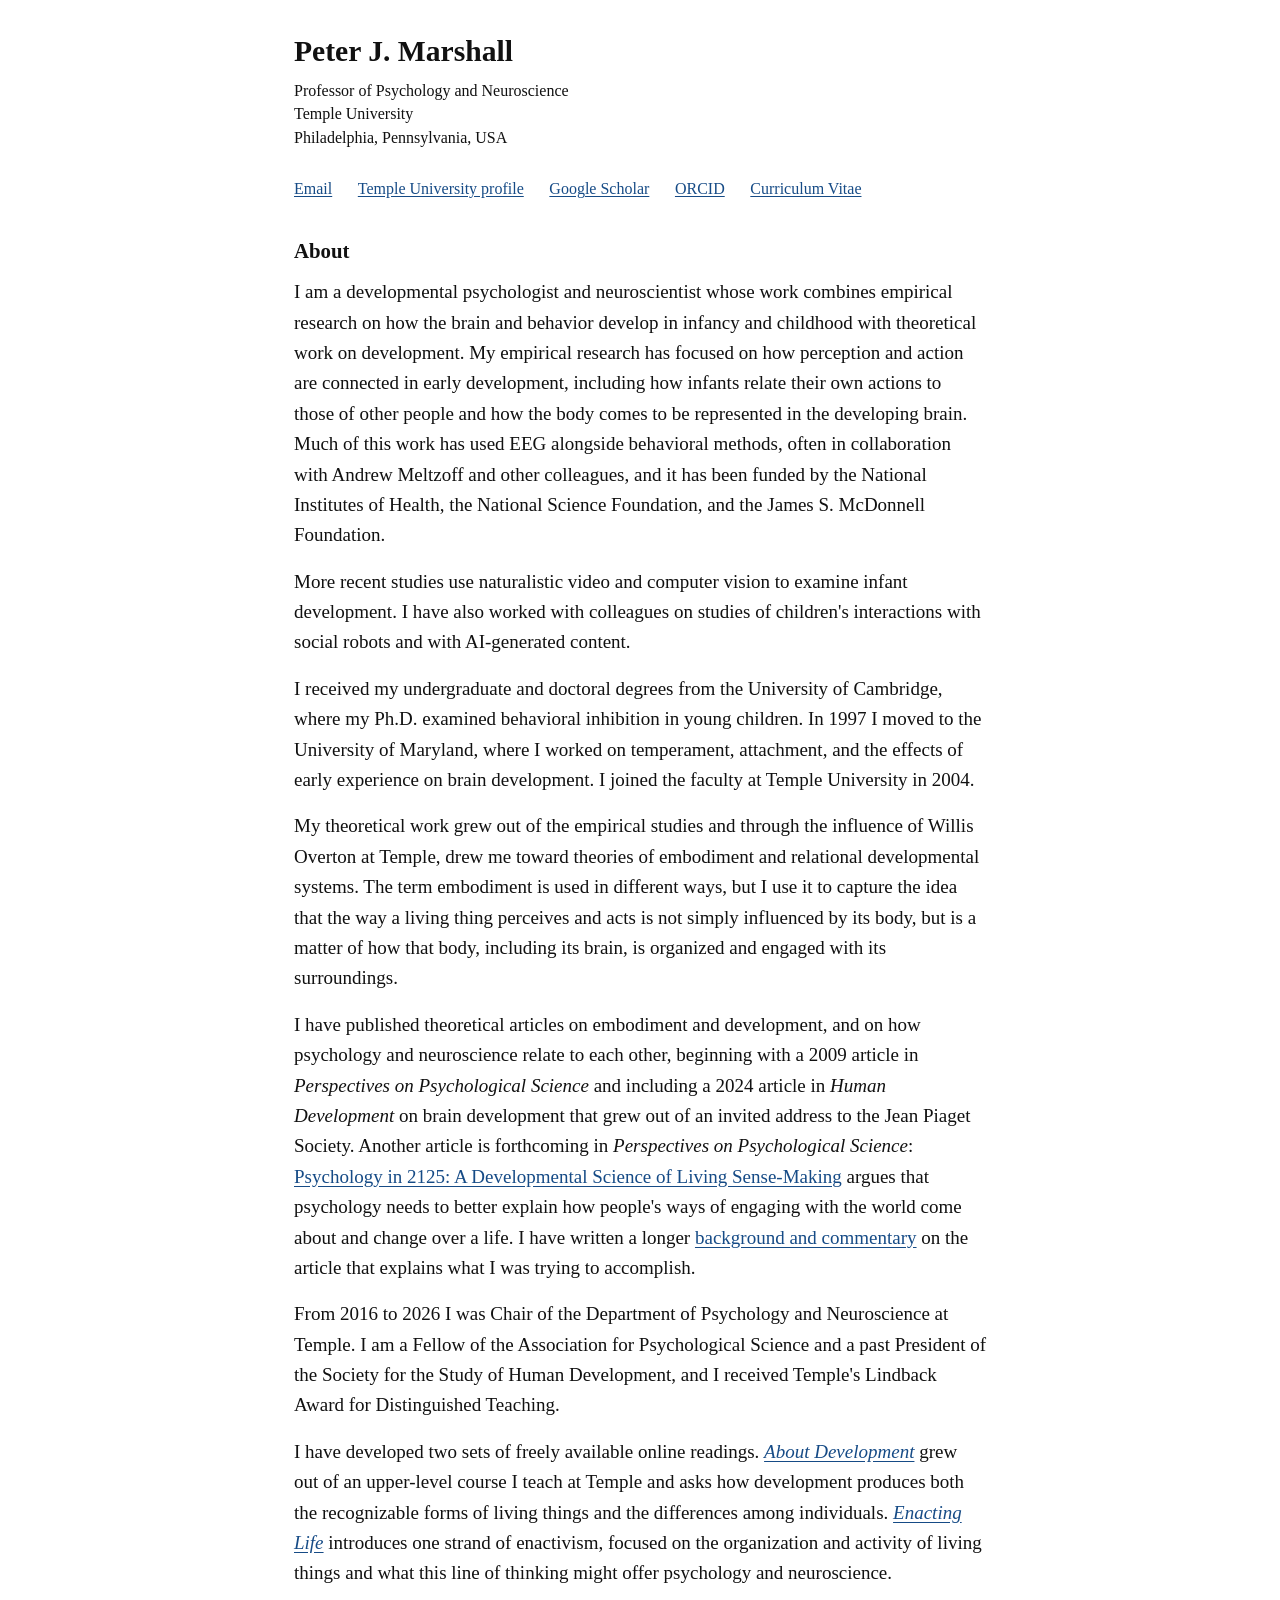
<file: index.html>
<!DOCTYPE html>
<html xmlns="http://www.w3.org/1999/xhtml" lang="en" xml:lang="en"><head>

<meta charset="utf-8">
<meta name="generator" content="quarto-1.11.9">

<meta name="viewport" content="width=device-width, initial-scale=1.0, user-scalable=yes">

<meta name="description" content="Peter J. Marshall is Professor of Psychology and Neuroscience at Temple University.">

<title>Peter J. Marshall</title>
<style>

span.smallcaps{font-variant: small-caps;}
div.columns{display: flex; gap: 1.5em;}
div.column{flex: auto;}
@media screen {
div.columns{gap: min(4vw, 1.5em);}
div.column{overflow-x: auto;}
}
div.hanging-indent{margin-left: 1.5em; text-indent: -1.5em;}
ul.task-list{list-style: none;}
ul.task-list li input[type="checkbox"] {
width: 0.8em;
margin: 0 0.8em 0.2em -1em;  vertical-align: middle;
}
.display.math{display: block; text-align: center; margin: 0.5rem auto;}
</style>


<script>/*!
 * clipboard.js v2.0.11
 * https://clipboardjs.com/
 *
 * Licensed MIT © Zeno Rocha
 */
!function(t,e){"object"==typeof exports&&"object"==typeof module?module.exports=e():"function"==typeof define&&define.amd?define([],e):"object"==typeof exports?exports.ClipboardJS=e():t.ClipboardJS=e()}(this,function(){return n={686:function(t,e,n){"use strict";n.d(e,{default:function(){return b}});var e=n(279),i=n.n(e),e=n(370),u=n.n(e),e=n(817),r=n.n(e);function c(t){try{return document.execCommand(t)}catch(t){return}}var a=function(t){t=r()(t);return c("cut"),t};function o(t,e){var n,o,t=(n=t,o="rtl"===document.documentElement.getAttribute("dir"),(t=document.createElement("textarea")).style.fontSize="12pt",t.style.border="0",t.style.padding="0",t.style.margin="0",t.style.position="absolute",t.style[o?"right":"left"]="-9999px",o=window.pageYOffset||document.documentElement.scrollTop,t.style.top="".concat(o,"px"),t.setAttribute("readonly",""),t.value=n,t);return e.container.appendChild(t),e=r()(t),c("copy"),t.remove(),e}var f=function(t){var e=1<arguments.length&&void 0!==arguments[1]?arguments[1]:{container:document.body},n="";return"string"==typeof t?n=o(t,e):t instanceof HTMLInputElement&&!["text","search","url","tel","password"].includes(null==t?void 0:t.type)?n=o(t.value,e):(n=r()(t),c("copy")),n};function l(t){return(l="function"==typeof Symbol&&"symbol"==typeof Symbol.iterator?function(t){return typeof t}:function(t){return t&&"function"==typeof Symbol&&t.constructor===Symbol&&t!==Symbol.prototype?"symbol":typeof t})(t)}var s=function(){var t=0<arguments.length&&void 0!==arguments[0]?arguments[0]:{},e=t.action,n=void 0===e?"copy":e,o=t.container,e=t.target,t=t.text;if("copy"!==n&&"cut"!==n)throw new Error('Invalid "action" value, use either "copy" or "cut"');if(void 0!==e){if(!e||"object"!==l(e)||1!==e.nodeType)throw new Error('Invalid "target" value, use a valid Element');if("copy"===n&&e.hasAttribute("disabled"))throw new Error('Invalid "target" attribute. Please use "readonly" instead of "disabled" attribute');if("cut"===n&&(e.hasAttribute("readonly")||e.hasAttribute("disabled")))throw new Error('Invalid "target" attribute. You can\'t cut text from elements with "readonly" or "disabled" attributes')}return t?f(t,{container:o}):e?"cut"===n?a(e):f(e,{container:o}):void 0};function p(t){return(p="function"==typeof Symbol&&"symbol"==typeof Symbol.iterator?function(t){return typeof t}:function(t){return t&&"function"==typeof Symbol&&t.constructor===Symbol&&t!==Symbol.prototype?"symbol":typeof t})(t)}function d(t,e){for(var n=0;n<e.length;n++){var o=e[n];o.enumerable=o.enumerable||!1,o.configurable=!0,"value"in o&&(o.writable=!0),Object.defineProperty(t,o.key,o)}}function y(t,e){return(y=Object.setPrototypeOf||function(t,e){return t.__proto__=e,t})(t,e)}function h(n){var o=function(){if("undefined"==typeof Reflect||!Reflect.construct)return!1;if(Reflect.construct.sham)return!1;if("function"==typeof Proxy)return!0;try{return Date.prototype.toString.call(Reflect.construct(Date,[],function(){})),!0}catch(t){return!1}}();return function(){var t,e=v(n);return t=o?(t=v(this).constructor,Reflect.construct(e,arguments,t)):e.apply(this,arguments),e=this,!(t=t)||"object"!==p(t)&&"function"!=typeof t?function(t){if(void 0!==t)return t;throw new ReferenceError("this hasn't been initialised - super() hasn't been called")}(e):t}}function v(t){return(v=Object.setPrototypeOf?Object.getPrototypeOf:function(t){return t.__proto__||Object.getPrototypeOf(t)})(t)}function m(t,e){t="data-clipboard-".concat(t);if(e.hasAttribute(t))return e.getAttribute(t)}var b=function(){!function(t,e){if("function"!=typeof e&&null!==e)throw new TypeError("Super expression must either be null or a function");t.prototype=Object.create(e&&e.prototype,{constructor:{value:t,writable:!0,configurable:!0}}),e&&y(t,e)}(r,i());var t,e,n,o=h(r);function r(t,e){var n;return function(t){if(!(t instanceof r))throw new TypeError("Cannot call a class as a function")}(this),(n=o.call(this)).resolveOptions(e),n.listenClick(t),n}return t=r,n=[{key:"copy",value:function(t){var e=1<arguments.length&&void 0!==arguments[1]?arguments[1]:{container:document.body};return f(t,e)}},{key:"cut",value:function(t){return a(t)}},{key:"isSupported",value:function(){var t=0<arguments.length&&void 0!==arguments[0]?arguments[0]:["copy","cut"],t="string"==typeof t?[t]:t,e=!!document.queryCommandSupported;return t.forEach(function(t){e=e&&!!document.queryCommandSupported(t)}),e}}],(e=[{key:"resolveOptions",value:function(){var t=0<arguments.length&&void 0!==arguments[0]?arguments[0]:{};this.action="function"==typeof t.action?t.action:this.defaultAction,this.target="function"==typeof t.target?t.target:this.defaultTarget,this.text="function"==typeof t.text?t.text:this.defaultText,this.container="object"===p(t.container)?t.container:document.body}},{key:"listenClick",value:function(t){var e=this;this.listener=u()(t,"click",function(t){return e.onClick(t)})}},{key:"onClick",value:function(t){var e=t.delegateTarget||t.currentTarget,n=this.action(e)||"copy",t=s({action:n,container:this.container,target:this.target(e),text:this.text(e)});this.emit(t?"success":"error",{action:n,text:t,trigger:e,clearSelection:function(){e&&e.focus(),window.getSelection().removeAllRanges()}})}},{key:"defaultAction",value:function(t){return m("action",t)}},{key:"defaultTarget",value:function(t){t=m("target",t);if(t)return document.querySelector(t)}},{key:"defaultText",value:function(t){return m("text",t)}},{key:"destroy",value:function(){this.listener.destroy()}}])&&d(t.prototype,e),n&&d(t,n),r}()},828:function(t){var e;"undefined"==typeof Element||Element.prototype.matches||((e=Element.prototype).matches=e.matchesSelector||e.mozMatchesSelector||e.msMatchesSelector||e.oMatchesSelector||e.webkitMatchesSelector),t.exports=function(t,e){for(;t&&9!==t.nodeType;){if("function"==typeof t.matches&&t.matches(e))return t;t=t.parentNode}}},438:function(t,e,n){var u=n(828);function i(t,e,n,o,r){var i=function(e,n,t,o){return function(t){t.delegateTarget=u(t.target,n),t.delegateTarget&&o.call(e,t)}}.apply(this,arguments);return t.addEventListener(n,i,r),{destroy:function(){t.removeEventListener(n,i,r)}}}t.exports=function(t,e,n,o,r){return"function"==typeof t.addEventListener?i.apply(null,arguments):"function"==typeof n?i.bind(null,document).apply(null,arguments):("string"==typeof t&&(t=document.querySelectorAll(t)),Array.prototype.map.call(t,function(t){return i(t,e,n,o,r)}))}},879:function(t,n){n.node=function(t){return void 0!==t&&t instanceof HTMLElement&&1===t.nodeType},n.nodeList=function(t){var e=Object.prototype.toString.call(t);return void 0!==t&&("[object NodeList]"===e||"[object HTMLCollection]"===e)&&"length"in t&&(0===t.length||n.node(t[0]))},n.string=function(t){return"string"==typeof t||t instanceof String},n.fn=function(t){return"[object Function]"===Object.prototype.toString.call(t)}},370:function(t,e,n){var f=n(879),l=n(438);t.exports=function(t,e,n){if(!t&&!e&&!n)throw new Error("Missing required arguments");if(!f.string(e))throw new TypeError("Second argument must be a String");if(!f.fn(n))throw new TypeError("Third argument must be a Function");if(f.node(t))return c=e,a=n,(u=t).addEventListener(c,a),{destroy:function(){u.removeEventListener(c,a)}};if(f.nodeList(t))return o=t,r=e,i=n,Array.prototype.forEach.call(o,function(t){t.addEventListener(r,i)}),{destroy:function(){Array.prototype.forEach.call(o,function(t){t.removeEventListener(r,i)})}};if(f.string(t))return t=t,e=e,n=n,l(document.body,t,e,n);throw new TypeError("First argument must be a String, HTMLElement, HTMLCollection, or NodeList");var o,r,i,u,c,a}},817:function(t){t.exports=function(t){var e,n="SELECT"===t.nodeName?(t.focus(),t.value):"INPUT"===t.nodeName||"TEXTAREA"===t.nodeName?((e=t.hasAttribute("readonly"))||t.setAttribute("readonly",""),t.select(),t.setSelectionRange(0,t.value.length),e||t.removeAttribute("readonly"),t.value):(t.hasAttribute("contenteditable")&&t.focus(),n=window.getSelection(),(e=document.createRange()).selectNodeContents(t),n.removeAllRanges(),n.addRange(e),n.toString());return n}},279:function(t){function e(){}e.prototype={on:function(t,e,n){var o=this.e||(this.e={});return(o[t]||(o[t]=[])).push({fn:e,ctx:n}),this},once:function(t,e,n){var o=this;function r(){o.off(t,r),e.apply(n,arguments)}return r._=e,this.on(t,r,n)},emit:function(t){for(var e=[].slice.call(arguments,1),n=((this.e||(this.e={}))[t]||[]).slice(),o=0,r=n.length;o<r;o++)n[o].fn.apply(n[o].ctx,e);return this},off:function(t,e){var n=this.e||(this.e={}),o=n[t],r=[];if(o&&e)for(var i=0,u=o.length;i<u;i++)o[i].fn!==e&&o[i].fn._!==e&&r.push(o[i]);return r.length?n[t]=r:delete n[t],this}},t.exports=e,t.exports.TinyEmitter=e}},r={},o.n=function(t){var e=t&&t.__esModule?function(){return t.default}:function(){return t};return o.d(e,{a:e}),e},o.d=function(t,e){for(var n in e)o.o(e,n)&&!o.o(t,n)&&Object.defineProperty(t,n,{enumerable:!0,get:e[n]})},o.o=function(t,e){return Object.prototype.hasOwnProperty.call(t,e)},o(686).default;function o(t){if(r[t])return r[t].exports;var e=r[t]={exports:{}};return n[t](e,e.exports,o),e.exports}var n,r});</script>
<script>(function (root, factory) {
  if (typeof define === "function" && define.amd) {
    define([], function () {
      return factory(root);
    });
  } else if (typeof exports === "object") {
    module.exports = factory(root);
  } else {
    root.Tabby = factory(root);
  }
})(
  typeof global !== "undefined"
    ? global
    : typeof window !== "undefined"
    ? window
    : this,
  function (window) {
    "use strict";

    //
    // Variables
    //

    var defaults = {
      idPrefix: "tabby-toggle_",
      default: "[data-tabby-default]",
    };

    //
    // Methods
    //

    /**
     * Merge two or more objects together.
     * @param   {Object}   objects  The objects to merge together
     * @returns {Object}            Merged values of defaults and options
     */
    var extend = function () {
      var merged = {};
      Array.prototype.forEach.call(arguments, function (obj) {
        for (var key in obj) {
          if (!obj.hasOwnProperty(key)) return;
          merged[key] = obj[key];
        }
      });
      return merged;
    };

    /**
     * Emit a custom event
     * @param  {String} type    The event type
     * @param  {Node}   tab     The tab to attach the event to
     * @param  {Node}   details Details about the event
     */
    var emitEvent = function (tab, details) {
      // Create a new event
      var event;
      if (typeof window.CustomEvent === "function") {
        event = new CustomEvent("tabby", {
          bubbles: true,
          cancelable: true,
          detail: details,
        });
      } else {
        event = document.createEvent("CustomEvent");
        event.initCustomEvent("tabby", true, true, details);
      }

      // Dispatch the event
      tab.dispatchEvent(event);
    };

    // In revealjs, arrow keys belong to slide navigation: tabs stay in the Tab
    // order and activate on focus. Elsewhere tabs use a roving tabindex with
    // arrow key navigation.
    var isReveal = function () {
      return window.document.body.classList.contains("reveal-viewport");
    };

    var focusHandler = function (event) {
      toggle(event.target);
    };

    var getKeyboardFocusableElements = function (element) {
      return [
        ...element.querySelectorAll(
          'a[href], button, input, textarea, select, summary,[tabindex]:not([tabindex="-1"])'
        ),
      ].filter(
        // Shown elements only, as the browser skips the others: hidden content,
        // like unselected panels (also of a nested tabset), is not rendered,
        // and revealjs fragments not yet shown have `visibility: hidden`
        (el) =>
          el.getAttribute("tabindex") !== "-1" &&
          !el.matches(":disabled") &&
          !el.getAttribute("aria-hidden") &&
          el.getClientRects().length > 0 &&
          window.getComputedStyle(el).visibility === "visible"
      );
    };

    // Tabs set up by tabby, as opposed to other tab widgets in a panel
    var tabbyTabs = new WeakSet();

    // The tab of a tab or of a tab panel
    var getTab = function (tabOrPanel) {
      return tabOrPanel.getAttribute("role") === "tab"
        ? tabOrPanel
        : document.getElementById(tabOrPanel.getAttribute("aria-labelledby"));
    };

    // Selects a tab and focuses the last focusable element of its panel, or
    // the tab itself if there is none. The panel content is hidden until the
    // tab is selected. When the panel ends with a nested tabset, its end is
    // the end of that tabset's last panel, as Tab would reach it.
    var focusEndOf = function (tab) {
      toggle(tab);
      var content = document.querySelector(tab.hash);
      var last = getKeyboardFocusableElements(content).pop();
      if (!last) return tab.focus();

      // Outermost tabby tab or tab panel between the last element and this
      // panel; other tab widgets are ordinary panel content
      var nestedTab;
      for (var node = last; node && node !== content; node = node.parentElement) {
        var role = node.getAttribute("role");
        var nodeTab =
          role === "tab" ? node : role === "tabpanel" ? getTab(node) : null;
        if (nodeTab && tabbyTabs.has(nodeTab)) nestedTab = nodeTab;
      }
      var nested = nestedTab && getTabsMap(nestedTab);
      if (nested) return focusEndOf(nested.tabs[nested.tabs.length - 1]);
      last.focus();
    };

    // In revealjs, Tab goes from a tab to its panel content and from the end
    // of that content to the next tab; Shift+Tab goes the other way. Tabs come
    // before all panels in the DOM, so the browser alone would go tab to tab.
    var tabOrderHandler = function (event) {
      // Leave Tab to controls that handle it themselves, like code editors
      if (event.key !== "Tab" || event.defaultPrevented) return;
      var current = event.currentTarget;
      var onTab = current.getAttribute("role") === "tab";
      var tab = getTab(current);
      var map = tab && getTabsMap(tab);
      if (!map) return;

      var target;
      if (onTab && !event.shiftKey) {
        target = getKeyboardFocusableElements(
          document.querySelector(tab.hash)
        )[0];
      } else if (onTab) {
        var previous = map.tabs[map.index - 1];
        if (!previous) return;
        event.preventDefault();
        focusEndOf(previous);
        return;
      } else {
        var focusables = getKeyboardFocusableElements(current);
        if (event.shiftKey && event.target === focusables[0]) {
          target = tab;
        } else if (
          !event.shiftKey &&
          event.target === focusables[focusables.length - 1]
        ) {
          target = map.tabs[map.index + 1];
        }
      }
      if (!target) return;

      event.preventDefault();
      target.focus();
    };

    // Whether Shift+Tab is being pressed. Focus moves while the key is down, so
    // this tells focus changes made by Shift+Tab apart from clicks.
    var shiftTabDown = false;
    var trackShiftTab = function () {
      if (trackShiftTab.done) return;
      trackShiftTab.done = true;
      document.addEventListener(
        "keydown",
        function (event) {
          shiftTabDown = event.key === "Tab" && event.shiftKey;
        },
        true
      );
      // A click, or leaving the window (the keyup then goes elsewhere), ends it
      // too
      var clear = function () {
        shiftTabDown = false;
      };
      document.addEventListener("keyup", clear, true);
      document.addEventListener("pointerdown", clear, true);
      window.addEventListener("blur", clear);
    };

    // In revealjs, Shift+Tab from after a tabset reaches the content of the
    // selected panel first, which skips the tabs after it. Start from the end
    // of the last panel instead, so Shift+Tab is the reverse of Tab. Only for
    // Shift+Tab: a click in a panel must keep that panel.
    var backwardEntryHandler = function (event) {
      var from = event.relatedTarget;
      var tab = getTab(event.currentTarget);
      var map = tab && getTabsMap(tab);
      if (!from || !map || !shiftTabDown) return;

      var tabList = map.tabs[0].closest('[role="tablist"]');
      var fromInside = Array.prototype.some.call(map.tabs, function (tab) {
        var content = document.querySelector(tab.hash);
        return tab === from || (content && content.contains(from));
      });
      var fromAfter =
        from.compareDocumentPosition(tabList) &
        Node.DOCUMENT_POSITION_PRECEDING;
      var last = map.tabs[map.tabs.length - 1];
      var lastContent = document.querySelector(last.hash);
      if (
        fromInside ||
        !fromAfter ||
        !lastContent ||
        lastContent.contains(event.target)
      ) {
        return;
      }

      focusEndOf(last);
    };

    /**
     * Remove roles and attributes from a tab and its content
     * @param  {Node}   tab      The tab
     * @param  {Node}   content  The tab content
     * @param  {Object} settings User settings and options
     */
    var destroyTab = function (tab, content, settings) {
      // Remove the generated ID
      if (tab.id.slice(0, settings.idPrefix.length) === settings.idPrefix) {
        tab.id = "";
      }

      // remove event listener
      tab.removeEventListener("focus", focusHandler, true);
      tab.removeEventListener("keydown", tabOrderHandler);
      content.removeEventListener("keydown", tabOrderHandler);
      tab.removeEventListener("focusin", backwardEntryHandler);
      content.removeEventListener("focusin", backwardEntryHandler);

      // Remove roles
      tab.removeAttribute("role");
      tab.removeAttribute("aria-controls");
      tab.removeAttribute("aria-selected");
      tab.removeAttribute("tabindex");
      tab.closest("li").removeAttribute("role");
      content.removeAttribute("role");
      content.removeAttribute("aria-labelledby");
      content.removeAttribute("hidden");
    };

    /**
     * Add the required roles and attributes to a tab and its content
     * @param  {Node}   tab      The tab
     * @param  {Node}   content  The tab content
     * @param  {Object} settings User settings and options
     */
    var setupTab = function (tab, content, settings) {
      // Give tab an ID if it doesn't already have one
      if (!tab.id) {
        tab.id = settings.idPrefix + content.id;
      }

      // Add roles
      tab.setAttribute("role", "tab");
      tabbyTabs.add(tab);
      tab.setAttribute("aria-controls", content.id);
      tab.closest("li").setAttribute("role", "presentation");
      content.setAttribute("role", "tabpanel");
      content.setAttribute("aria-labelledby", tab.id);

      // Add selected state
      if (tab.matches(settings.default)) {
        tab.setAttribute("aria-selected", "true");
      } else {
        tab.setAttribute("aria-selected", "false");
        if (!isReveal()) tab.setAttribute("tabindex", "-1");
        content.setAttribute("hidden", "hidden");
      }

      // add focus and Tab order event listeners
      if (isReveal()) {
        tab.addEventListener("focus", focusHandler);
        tab.addEventListener("keydown", tabOrderHandler);
        content.addEventListener("keydown", tabOrderHandler);
        tab.addEventListener("focusin", backwardEntryHandler);
        content.addEventListener("focusin", backwardEntryHandler);
        trackShiftTab();
      }
    };

    /**
     * Hide a tab and its content
     * @param  {Node} newTab The new tab that's replacing it
     */
    var hide = function (newTab) {
      // Variables
      var tabGroup = newTab.closest('[role="tablist"]');
      if (!tabGroup) return {};
      var tab = tabGroup.querySelector('[role="tab"][aria-selected="true"]');
      if (!tab) return {};
      var content = document.querySelector(tab.hash);

      // Hide the tab
      tab.setAttribute("aria-selected", "false");
      if (!isReveal()) tab.setAttribute("tabindex", "-1");

      // Hide the content
      if (!content) return { previousTab: tab };
      content.setAttribute("hidden", "hidden");

      // Return the hidden tab and content
      return {
        previousTab: tab,
        previousContent: content,
      };
    };

    /**
     * Show a tab and its content
     * @param  {Node} tab      The tab
     * @param  {Node} content  The tab content
     */
    var show = function (tab, content) {
      tab.setAttribute("aria-selected", "true");
      if (!isReveal()) tab.setAttribute("tabindex", "0");
      content.removeAttribute("hidden");
      tab.focus();
    };

    /**
     * Toggle a new tab
     * @param  {Node} tab The tab to show
     */
    var toggle = function (tab) {
      // Make sure there's a tab to toggle and it's not already active
      if (!tab || tab.getAttribute("aria-selected") == "true") return;

      // Variables
      var content = document.querySelector(tab.hash);
      if (!content) return;

      // Hide active tab and content
      var details = hide(tab);

      // Show new tab and content
      show(tab, content);

      // Add event details
      details.tab = tab;
      details.content = content;

      // Emit a custom event
      emitEvent(tab, details);
    };

    /**
     * Get all of the tabs in a tablist
     * @param  {Node}   tab  A tab from the list
     * @return {Object}      The tabs and the index of the currently active one
     */
    var getTabsMap = function (tab) {
      var tabGroup = tab.closest('[role="tablist"]');
      var tabs = tabGroup ? tabGroup.querySelectorAll('[role="tab"]') : null;
      if (!tabs) return;
      return {
        tabs: tabs,
        index: Array.prototype.indexOf.call(tabs, tab),
      };
    };

    /**
     * Switch the active tab based on keyboard activity
     * @param  {Node} tab The currently active tab
     * @param  {Key}  key The key that was pressed
     */
    var switchTabs = function (tab, key) {
      // Get a map of tabs
      var map = getTabsMap(tab);
      if (!map) return;
      var length = map.tabs.length - 1;
      var index;

      // Go to previous tab
      if (["ArrowUp", "ArrowLeft", "Up", "Left"].indexOf(key) > -1) {
        index = map.index < 1 ? length : map.index - 1;
      }

      // Go to next tab
      else if (["ArrowDown", "ArrowRight", "Down", "Right"].indexOf(key) > -1) {
        index = map.index === length ? 0 : map.index + 1;
      }

      // Go to home
      else if (key === "Home") {
        index = 0;
      }

      // Go to end
      else if (key === "End") {
        index = length;
      }

      // Toggle the tab
      toggle(map.tabs[index]);
    };

    /**
     * Create the Constructor object
     */
    var Constructor = function (selector, options) {
      //
      // Variables
      //

      var publicAPIs = {};
      var settings, tabWrapper;

      //
      // Methods
      //

      publicAPIs.destroy = function () {
        // Get all tabs
        var tabs = tabWrapper.querySelectorAll("a");

        // Add roles to tabs
        Array.prototype.forEach.call(tabs, function (tab) {
          // Get the tab content
          var content = document.querySelector(tab.hash);
          if (!content) return;

          // Setup the tab
          destroyTab(tab, content, settings);
        });

        // Remove role from wrapper
        tabWrapper.removeAttribute("role");

        // Remove event listeners
        document.documentElement.removeEventListener(
          "click",
          clickHandler,
          true
        );
        tabWrapper.removeEventListener("keydown", keyHandler, true);

        // Reset variables
        settings = null;
        tabWrapper = null;
      };

      /**
       * Setup the DOM with the proper attributes
       */
      publicAPIs.setup = function () {
        // Variables
        tabWrapper = document.querySelector(selector);
        if (!tabWrapper) return;
        var tabs = tabWrapper.querySelectorAll("a");

        // Add role to wrapper
        tabWrapper.setAttribute("role", "tablist");

        // Add roles to tabs
        Array.prototype.forEach.call(tabs, function (tab) {
          tab.setAttribute("tabindex", "0");

          // Get the tab content
          var content = document.querySelector(tab.hash);
          if (!content) return;

          // Setup the tab
          setupTab(tab, content, settings);
        });
      };

      /**
       * Toggle a tab based on an ID
       * @param  {String|Node} id The tab to toggle
       */
      publicAPIs.toggle = function (id) {
        // Get the tab
        var tab = id;
        if (typeof id === "string") {
          tab = document.querySelector(
            selector + ' [role="tab"][href*="' + id + '"]'
          );
        }

        // Toggle the tab
        toggle(tab);
      };

      /**
       * Handle click events
       */
      var clickHandler = function (event) {
        // Only run on toggles
        var tab = event.target.closest(selector + ' [role="tab"]');
        if (!tab) return;

        // Prevent link behavior
        event.preventDefault();

        // Toggle the tab
        toggle(tab);
      };

      /**
       * Handle keydown events
       */
      var keyHandler = function (event) {
        // Only run if a tab is in focus
        var tab = document.activeElement;
        if (!tab.matches(selector + ' [role="tab"]')) return;

        // Only run for specific keys
        var keys = isReveal()
          ? ["Home", "End"]
          : [
              "ArrowUp",
              "ArrowDown",
              "ArrowLeft",
              "ArrowRight",
              "Up",
              "Down",
              "Left",
              "Right",
              "Home",
              "End",
            ];
        if (keys.indexOf(event.key) < 0) return;

        // Keep the key from also scrolling the page or, in revealjs, from
        // changing slide
        event.preventDefault();
        event.stopPropagation();

        // Switch tabs
        switchTabs(tab, event.key);
      };

      /**
       * Initialize the instance
       */
      var init = function () {
        // Merge user options with defaults
        settings = extend(defaults, options || {});

        // Setup the DOM
        publicAPIs.setup();

        // Add event listeners
        document.documentElement.addEventListener("click", clickHandler, true);
        tabWrapper.addEventListener("keydown", keyHandler, true);
      };

      //
      // Initialize and return the Public APIs
      //

      init();
      return publicAPIs;
    };

    //
    // Return the Constructor
    //

    return Constructor;
  }
);
</script>
<script>/**
 * @popperjs/core v2.11.7 - MIT License
 */

!function(e,t){"object"==typeof exports&&"undefined"!=typeof module?t(exports):"function"==typeof define&&define.amd?define(["exports"],t):t((e="undefined"!=typeof globalThis?globalThis:e||self).Popper={})}(this,(function(e){"use strict";function t(e){if(null==e)return window;if("[object Window]"!==e.toString()){var t=e.ownerDocument;return t&&t.defaultView||window}return e}function n(e){return e instanceof t(e).Element||e instanceof Element}function r(e){return e instanceof t(e).HTMLElement||e instanceof HTMLElement}function o(e){return"undefined"!=typeof ShadowRoot&&(e instanceof t(e).ShadowRoot||e instanceof ShadowRoot)}var i=Math.max,a=Math.min,s=Math.round;function f(){var e=navigator.userAgentData;return null!=e&&e.brands&&Array.isArray(e.brands)?e.brands.map((function(e){return e.brand+"/"+e.version})).join(" "):navigator.userAgent}function c(){return!/^((?!chrome|android).)*safari/i.test(f())}function p(e,o,i){void 0===o&&(o=!1),void 0===i&&(i=!1);var a=e.getBoundingClientRect(),f=1,p=1;o&&r(e)&&(f=e.offsetWidth>0&&s(a.width)/e.offsetWidth||1,p=e.offsetHeight>0&&s(a.height)/e.offsetHeight||1);var u=(n(e)?t(e):window).visualViewport,l=!c()&&i,d=(a.left+(l&&u?u.offsetLeft:0))/f,h=(a.top+(l&&u?u.offsetTop:0))/p,m=a.width/f,v=a.height/p;return{width:m,height:v,top:h,right:d+m,bottom:h+v,left:d,x:d,y:h}}function u(e){var n=t(e);return{scrollLeft:n.pageXOffset,scrollTop:n.pageYOffset}}function l(e){return e?(e.nodeName||"").toLowerCase():null}function d(e){return((n(e)?e.ownerDocument:e.document)||window.document).documentElement}function h(e){return p(d(e)).left+u(e).scrollLeft}function m(e){return t(e).getComputedStyle(e)}function v(e){var t=m(e),n=t.overflow,r=t.overflowX,o=t.overflowY;return/auto|scroll|overlay|hidden/.test(n+o+r)}function y(e,n,o){void 0===o&&(o=!1);var i,a,f=r(n),c=r(n)&&function(e){var t=e.getBoundingClientRect(),n=s(t.width)/e.offsetWidth||1,r=s(t.height)/e.offsetHeight||1;return 1!==n||1!==r}(n),m=d(n),y=p(e,c,o),g={scrollLeft:0,scrollTop:0},b={x:0,y:0};return(f||!f&&!o)&&(("body"!==l(n)||v(m))&&(g=(i=n)!==t(i)&&r(i)?{scrollLeft:(a=i).scrollLeft,scrollTop:a.scrollTop}:u(i)),r(n)?((b=p(n,!0)).x+=n.clientLeft,b.y+=n.clientTop):m&&(b.x=h(m))),{x:y.left+g.scrollLeft-b.x,y:y.top+g.scrollTop-b.y,width:y.width,height:y.height}}function g(e){var t=p(e),n=e.offsetWidth,r=e.offsetHeight;return Math.abs(t.width-n)<=1&&(n=t.width),Math.abs(t.height-r)<=1&&(r=t.height),{x:e.offsetLeft,y:e.offsetTop,width:n,height:r}}function b(e){return"html"===l(e)?e:e.assignedSlot||e.parentNode||(o(e)?e.host:null)||d(e)}function x(e){return["html","body","#document"].indexOf(l(e))>=0?e.ownerDocument.body:r(e)&&v(e)?e:x(b(e))}function w(e,n){var r;void 0===n&&(n=[]);var o=x(e),i=o===(null==(r=e.ownerDocument)?void 0:r.body),a=t(o),s=i?[a].concat(a.visualViewport||[],v(o)?o:[]):o,f=n.concat(s);return i?f:f.concat(w(b(s)))}function O(e){return["table","td","th"].indexOf(l(e))>=0}function j(e){return r(e)&&"fixed"!==m(e).position?e.offsetParent:null}function E(e){for(var n=t(e),i=j(e);i&&O(i)&&"static"===m(i).position;)i=j(i);return i&&("html"===l(i)||"body"===l(i)&&"static"===m(i).position)?n:i||function(e){var t=/firefox/i.test(f());if(/Trident/i.test(f())&&r(e)&&"fixed"===m(e).position)return null;var n=b(e);for(o(n)&&(n=n.host);r(n)&&["html","body"].indexOf(l(n))<0;){var i=m(n);if("none"!==i.transform||"none"!==i.perspective||"paint"===i.contain||-1!==["transform","perspective"].indexOf(i.willChange)||t&&"filter"===i.willChange||t&&i.filter&&"none"!==i.filter)return n;n=n.parentNode}return null}(e)||n}var D="top",A="bottom",L="right",P="left",M="auto",k=[D,A,L,P],W="start",B="end",H="viewport",T="popper",R=k.reduce((function(e,t){return e.concat([t+"-"+W,t+"-"+B])}),[]),S=[].concat(k,[M]).reduce((function(e,t){return e.concat([t,t+"-"+W,t+"-"+B])}),[]),V=["beforeRead","read","afterRead","beforeMain","main","afterMain","beforeWrite","write","afterWrite"];function q(e){var t=new Map,n=new Set,r=[];function o(e){n.add(e.name),[].concat(e.requires||[],e.requiresIfExists||[]).forEach((function(e){if(!n.has(e)){var r=t.get(e);r&&o(r)}})),r.push(e)}return e.forEach((function(e){t.set(e.name,e)})),e.forEach((function(e){n.has(e.name)||o(e)})),r}function C(e){return e.split("-")[0]}function N(e,t){var n=t.getRootNode&&t.getRootNode();if(e.contains(t))return!0;if(n&&o(n)){var r=t;do{if(r&&e.isSameNode(r))return!0;r=r.parentNode||r.host}while(r)}return!1}function I(e){return Object.assign({},e,{left:e.x,top:e.y,right:e.x+e.width,bottom:e.y+e.height})}function _(e,r,o){return r===H?I(function(e,n){var r=t(e),o=d(e),i=r.visualViewport,a=o.clientWidth,s=o.clientHeight,f=0,p=0;if(i){a=i.width,s=i.height;var u=c();(u||!u&&"fixed"===n)&&(f=i.offsetLeft,p=i.offsetTop)}return{width:a,height:s,x:f+h(e),y:p}}(e,o)):n(r)?function(e,t){var n=p(e,!1,"fixed"===t);return n.top=n.top+e.clientTop,n.left=n.left+e.clientLeft,n.bottom=n.top+e.clientHeight,n.right=n.left+e.clientWidth,n.width=e.clientWidth,n.height=e.clientHeight,n.x=n.left,n.y=n.top,n}(r,o):I(function(e){var t,n=d(e),r=u(e),o=null==(t=e.ownerDocument)?void 0:t.body,a=i(n.scrollWidth,n.clientWidth,o?o.scrollWidth:0,o?o.clientWidth:0),s=i(n.scrollHeight,n.clientHeight,o?o.scrollHeight:0,o?o.clientHeight:0),f=-r.scrollLeft+h(e),c=-r.scrollTop;return"rtl"===m(o||n).direction&&(f+=i(n.clientWidth,o?o.clientWidth:0)-a),{width:a,height:s,x:f,y:c}}(d(e)))}function F(e,t,o,s){var f="clippingParents"===t?function(e){var t=w(b(e)),o=["absolute","fixed"].indexOf(m(e).position)>=0&&r(e)?E(e):e;return n(o)?t.filter((function(e){return n(e)&&N(e,o)&&"body"!==l(e)})):[]}(e):[].concat(t),c=[].concat(f,[o]),p=c[0],u=c.reduce((function(t,n){var r=_(e,n,s);return t.top=i(r.top,t.top),t.right=a(r.right,t.right),t.bottom=a(r.bottom,t.bottom),t.left=i(r.left,t.left),t}),_(e,p,s));return u.width=u.right-u.left,u.height=u.bottom-u.top,u.x=u.left,u.y=u.top,u}function U(e){return e.split("-")[1]}function z(e){return["top","bottom"].indexOf(e)>=0?"x":"y"}function X(e){var t,n=e.reference,r=e.element,o=e.placement,i=o?C(o):null,a=o?U(o):null,s=n.x+n.width/2-r.width/2,f=n.y+n.height/2-r.height/2;switch(i){case D:t={x:s,y:n.y-r.height};break;case A:t={x:s,y:n.y+n.height};break;case L:t={x:n.x+n.width,y:f};break;case P:t={x:n.x-r.width,y:f};break;default:t={x:n.x,y:n.y}}var c=i?z(i):null;if(null!=c){var p="y"===c?"height":"width";switch(a){case W:t[c]=t[c]-(n[p]/2-r[p]/2);break;case B:t[c]=t[c]+(n[p]/2-r[p]/2)}}return t}function Y(e){return Object.assign({},{top:0,right:0,bottom:0,left:0},e)}function G(e,t){return t.reduce((function(t,n){return t[n]=e,t}),{})}function J(e,t){void 0===t&&(t={});var r=t,o=r.placement,i=void 0===o?e.placement:o,a=r.strategy,s=void 0===a?e.strategy:a,f=r.boundary,c=void 0===f?"clippingParents":f,u=r.rootBoundary,l=void 0===u?H:u,h=r.elementContext,m=void 0===h?T:h,v=r.altBoundary,y=void 0!==v&&v,g=r.padding,b=void 0===g?0:g,x=Y("number"!=typeof b?b:G(b,k)),w=m===T?"reference":T,O=e.rects.popper,j=e.elements[y?w:m],E=F(n(j)?j:j.contextElement||d(e.elements.popper),c,l,s),P=p(e.elements.reference),M=X({reference:P,element:O,strategy:"absolute",placement:i}),W=I(Object.assign({},O,M)),B=m===T?W:P,R={top:E.top-B.top+x.top,bottom:B.bottom-E.bottom+x.bottom,left:E.left-B.left+x.left,right:B.right-E.right+x.right},S=e.modifiersData.offset;if(m===T&&S){var V=S[i];Object.keys(R).forEach((function(e){var t=[L,A].indexOf(e)>=0?1:-1,n=[D,A].indexOf(e)>=0?"y":"x";R[e]+=V[n]*t}))}return R}var K={placement:"bottom",modifiers:[],strategy:"absolute"};function Q(){for(var e=arguments.length,t=new Array(e),n=0;n<e;n++)t[n]=arguments[n];return!t.some((function(e){return!(e&&"function"==typeof e.getBoundingClientRect)}))}function Z(e){void 0===e&&(e={});var t=e,r=t.defaultModifiers,o=void 0===r?[]:r,i=t.defaultOptions,a=void 0===i?K:i;return function(e,t,r){void 0===r&&(r=a);var i,s,f={placement:"bottom",orderedModifiers:[],options:Object.assign({},K,a),modifiersData:{},elements:{reference:e,popper:t},attributes:{},styles:{}},c=[],p=!1,u={state:f,setOptions:function(r){var i="function"==typeof r?r(f.options):r;l(),f.options=Object.assign({},a,f.options,i),f.scrollParents={reference:n(e)?w(e):e.contextElement?w(e.contextElement):[],popper:w(t)};var s,p,d=function(e){var t=q(e);return V.reduce((function(e,n){return e.concat(t.filter((function(e){return e.phase===n})))}),[])}((s=[].concat(o,f.options.modifiers),p=s.reduce((function(e,t){var n=e[t.name];return e[t.name]=n?Object.assign({},n,t,{options:Object.assign({},n.options,t.options),data:Object.assign({},n.data,t.data)}):t,e}),{}),Object.keys(p).map((function(e){return p[e]}))));return f.orderedModifiers=d.filter((function(e){return e.enabled})),f.orderedModifiers.forEach((function(e){var t=e.name,n=e.options,r=void 0===n?{}:n,o=e.effect;if("function"==typeof o){var i=o({state:f,name:t,instance:u,options:r}),a=function(){};c.push(i||a)}})),u.update()},forceUpdate:function(){if(!p){var e=f.elements,t=e.reference,n=e.popper;if(Q(t,n)){f.rects={reference:y(t,E(n),"fixed"===f.options.strategy),popper:g(n)},f.reset=!1,f.placement=f.options.placement,f.orderedModifiers.forEach((function(e){return f.modifiersData[e.name]=Object.assign({},e.data)}));for(var r=0;r<f.orderedModifiers.length;r++)if(!0!==f.reset){var o=f.orderedModifiers[r],i=o.fn,a=o.options,s=void 0===a?{}:a,c=o.name;"function"==typeof i&&(f=i({state:f,options:s,name:c,instance:u})||f)}else f.reset=!1,r=-1}}},update:(i=function(){return new Promise((function(e){u.forceUpdate(),e(f)}))},function(){return s||(s=new Promise((function(e){Promise.resolve().then((function(){s=void 0,e(i())}))}))),s}),destroy:function(){l(),p=!0}};if(!Q(e,t))return u;function l(){c.forEach((function(e){return e()})),c=[]}return u.setOptions(r).then((function(e){!p&&r.onFirstUpdate&&r.onFirstUpdate(e)})),u}}var $={passive:!0};var ee={name:"eventListeners",enabled:!0,phase:"write",fn:function(){},effect:function(e){var n=e.state,r=e.instance,o=e.options,i=o.scroll,a=void 0===i||i,s=o.resize,f=void 0===s||s,c=t(n.elements.popper),p=[].concat(n.scrollParents.reference,n.scrollParents.popper);return a&&p.forEach((function(e){e.addEventListener("scroll",r.update,$)})),f&&c.addEventListener("resize",r.update,$),function(){a&&p.forEach((function(e){e.removeEventListener("scroll",r.update,$)})),f&&c.removeEventListener("resize",r.update,$)}},data:{}};var te={name:"popperOffsets",enabled:!0,phase:"read",fn:function(e){var t=e.state,n=e.name;t.modifiersData[n]=X({reference:t.rects.reference,element:t.rects.popper,strategy:"absolute",placement:t.placement})},data:{}},ne={top:"auto",right:"auto",bottom:"auto",left:"auto"};function re(e){var n,r=e.popper,o=e.popperRect,i=e.placement,a=e.variation,f=e.offsets,c=e.position,p=e.gpuAcceleration,u=e.adaptive,l=e.roundOffsets,h=e.isFixed,v=f.x,y=void 0===v?0:v,g=f.y,b=void 0===g?0:g,x="function"==typeof l?l({x:y,y:b}):{x:y,y:b};y=x.x,b=x.y;var w=f.hasOwnProperty("x"),O=f.hasOwnProperty("y"),j=P,M=D,k=window;if(u){var W=E(r),H="clientHeight",T="clientWidth";if(W===t(r)&&"static"!==m(W=d(r)).position&&"absolute"===c&&(H="scrollHeight",T="scrollWidth"),W=W,i===D||(i===P||i===L)&&a===B)M=A,b-=(h&&W===k&&k.visualViewport?k.visualViewport.height:W[H])-o.height,b*=p?1:-1;if(i===P||(i===D||i===A)&&a===B)j=L,y-=(h&&W===k&&k.visualViewport?k.visualViewport.width:W[T])-o.width,y*=p?1:-1}var R,S=Object.assign({position:c},u&&ne),V=!0===l?function(e,t){var n=e.x,r=e.y,o=t.devicePixelRatio||1;return{x:s(n*o)/o||0,y:s(r*o)/o||0}}({x:y,y:b},t(r)):{x:y,y:b};return y=V.x,b=V.y,p?Object.assign({},S,((R={})[M]=O?"0":"",R[j]=w?"0":"",R.transform=(k.devicePixelRatio||1)<=1?"translate("+y+"px, "+b+"px)":"translate3d("+y+"px, "+b+"px, 0)",R)):Object.assign({},S,((n={})[M]=O?b+"px":"",n[j]=w?y+"px":"",n.transform="",n))}var oe={name:"computeStyles",enabled:!0,phase:"beforeWrite",fn:function(e){var t=e.state,n=e.options,r=n.gpuAcceleration,o=void 0===r||r,i=n.adaptive,a=void 0===i||i,s=n.roundOffsets,f=void 0===s||s,c={placement:C(t.placement),variation:U(t.placement),popper:t.elements.popper,popperRect:t.rects.popper,gpuAcceleration:o,isFixed:"fixed"===t.options.strategy};null!=t.modifiersData.popperOffsets&&(t.styles.popper=Object.assign({},t.styles.popper,re(Object.assign({},c,{offsets:t.modifiersData.popperOffsets,position:t.options.strategy,adaptive:a,roundOffsets:f})))),null!=t.modifiersData.arrow&&(t.styles.arrow=Object.assign({},t.styles.arrow,re(Object.assign({},c,{offsets:t.modifiersData.arrow,position:"absolute",adaptive:!1,roundOffsets:f})))),t.attributes.popper=Object.assign({},t.attributes.popper,{"data-popper-placement":t.placement})},data:{}};var ie={name:"applyStyles",enabled:!0,phase:"write",fn:function(e){var t=e.state;Object.keys(t.elements).forEach((function(e){var n=t.styles[e]||{},o=t.attributes[e]||{},i=t.elements[e];r(i)&&l(i)&&(Object.assign(i.style,n),Object.keys(o).forEach((function(e){var t=o[e];!1===t?i.removeAttribute(e):i.setAttribute(e,!0===t?"":t)})))}))},effect:function(e){var t=e.state,n={popper:{position:t.options.strategy,left:"0",top:"0",margin:"0"},arrow:{position:"absolute"},reference:{}};return Object.assign(t.elements.popper.style,n.popper),t.styles=n,t.elements.arrow&&Object.assign(t.elements.arrow.style,n.arrow),function(){Object.keys(t.elements).forEach((function(e){var o=t.elements[e],i=t.attributes[e]||{},a=Object.keys(t.styles.hasOwnProperty(e)?t.styles[e]:n[e]).reduce((function(e,t){return e[t]="",e}),{});r(o)&&l(o)&&(Object.assign(o.style,a),Object.keys(i).forEach((function(e){o.removeAttribute(e)})))}))}},requires:["computeStyles"]};var ae={name:"offset",enabled:!0,phase:"main",requires:["popperOffsets"],fn:function(e){var t=e.state,n=e.options,r=e.name,o=n.offset,i=void 0===o?[0,0]:o,a=S.reduce((function(e,n){return e[n]=function(e,t,n){var r=C(e),o=[P,D].indexOf(r)>=0?-1:1,i="function"==typeof n?n(Object.assign({},t,{placement:e})):n,a=i[0],s=i[1];return a=a||0,s=(s||0)*o,[P,L].indexOf(r)>=0?{x:s,y:a}:{x:a,y:s}}(n,t.rects,i),e}),{}),s=a[t.placement],f=s.x,c=s.y;null!=t.modifiersData.popperOffsets&&(t.modifiersData.popperOffsets.x+=f,t.modifiersData.popperOffsets.y+=c),t.modifiersData[r]=a}},se={left:"right",right:"left",bottom:"top",top:"bottom"};function fe(e){return e.replace(/left|right|bottom|top/g,(function(e){return se[e]}))}var ce={start:"end",end:"start"};function pe(e){return e.replace(/start|end/g,(function(e){return ce[e]}))}function ue(e,t){void 0===t&&(t={});var n=t,r=n.placement,o=n.boundary,i=n.rootBoundary,a=n.padding,s=n.flipVariations,f=n.allowedAutoPlacements,c=void 0===f?S:f,p=U(r),u=p?s?R:R.filter((function(e){return U(e)===p})):k,l=u.filter((function(e){return c.indexOf(e)>=0}));0===l.length&&(l=u);var d=l.reduce((function(t,n){return t[n]=J(e,{placement:n,boundary:o,rootBoundary:i,padding:a})[C(n)],t}),{});return Object.keys(d).sort((function(e,t){return d[e]-d[t]}))}var le={name:"flip",enabled:!0,phase:"main",fn:function(e){var t=e.state,n=e.options,r=e.name;if(!t.modifiersData[r]._skip){for(var o=n.mainAxis,i=void 0===o||o,a=n.altAxis,s=void 0===a||a,f=n.fallbackPlacements,c=n.padding,p=n.boundary,u=n.rootBoundary,l=n.altBoundary,d=n.flipVariations,h=void 0===d||d,m=n.allowedAutoPlacements,v=t.options.placement,y=C(v),g=f||(y===v||!h?[fe(v)]:function(e){if(C(e)===M)return[];var t=fe(e);return[pe(e),t,pe(t)]}(v)),b=[v].concat(g).reduce((function(e,n){return e.concat(C(n)===M?ue(t,{placement:n,boundary:p,rootBoundary:u,padding:c,flipVariations:h,allowedAutoPlacements:m}):n)}),[]),x=t.rects.reference,w=t.rects.popper,O=new Map,j=!0,E=b[0],k=0;k<b.length;k++){var B=b[k],H=C(B),T=U(B)===W,R=[D,A].indexOf(H)>=0,S=R?"width":"height",V=J(t,{placement:B,boundary:p,rootBoundary:u,altBoundary:l,padding:c}),q=R?T?L:P:T?A:D;x[S]>w[S]&&(q=fe(q));var N=fe(q),I=[];if(i&&I.push(V[H]<=0),s&&I.push(V[q]<=0,V[N]<=0),I.every((function(e){return e}))){E=B,j=!1;break}O.set(B,I)}if(j)for(var _=function(e){var t=b.find((function(t){var n=O.get(t);if(n)return n.slice(0,e).every((function(e){return e}))}));if(t)return E=t,"break"},F=h?3:1;F>0;F--){if("break"===_(F))break}t.placement!==E&&(t.modifiersData[r]._skip=!0,t.placement=E,t.reset=!0)}},requiresIfExists:["offset"],data:{_skip:!1}};function de(e,t,n){return i(e,a(t,n))}var he={name:"preventOverflow",enabled:!0,phase:"main",fn:function(e){var t=e.state,n=e.options,r=e.name,o=n.mainAxis,s=void 0===o||o,f=n.altAxis,c=void 0!==f&&f,p=n.boundary,u=n.rootBoundary,l=n.altBoundary,d=n.padding,h=n.tether,m=void 0===h||h,v=n.tetherOffset,y=void 0===v?0:v,b=J(t,{boundary:p,rootBoundary:u,padding:d,altBoundary:l}),x=C(t.placement),w=U(t.placement),O=!w,j=z(x),M="x"===j?"y":"x",k=t.modifiersData.popperOffsets,B=t.rects.reference,H=t.rects.popper,T="function"==typeof y?y(Object.assign({},t.rects,{placement:t.placement})):y,R="number"==typeof T?{mainAxis:T,altAxis:T}:Object.assign({mainAxis:0,altAxis:0},T),S=t.modifiersData.offset?t.modifiersData.offset[t.placement]:null,V={x:0,y:0};if(k){if(s){var q,N="y"===j?D:P,I="y"===j?A:L,_="y"===j?"height":"width",F=k[j],X=F+b[N],Y=F-b[I],G=m?-H[_]/2:0,K=w===W?B[_]:H[_],Q=w===W?-H[_]:-B[_],Z=t.elements.arrow,$=m&&Z?g(Z):{width:0,height:0},ee=t.modifiersData["arrow#persistent"]?t.modifiersData["arrow#persistent"].padding:{top:0,right:0,bottom:0,left:0},te=ee[N],ne=ee[I],re=de(0,B[_],$[_]),oe=O?B[_]/2-G-re-te-R.mainAxis:K-re-te-R.mainAxis,ie=O?-B[_]/2+G+re+ne+R.mainAxis:Q+re+ne+R.mainAxis,ae=t.elements.arrow&&E(t.elements.arrow),se=ae?"y"===j?ae.clientTop||0:ae.clientLeft||0:0,fe=null!=(q=null==S?void 0:S[j])?q:0,ce=F+ie-fe,pe=de(m?a(X,F+oe-fe-se):X,F,m?i(Y,ce):Y);k[j]=pe,V[j]=pe-F}if(c){var ue,le="x"===j?D:P,he="x"===j?A:L,me=k[M],ve="y"===M?"height":"width",ye=me+b[le],ge=me-b[he],be=-1!==[D,P].indexOf(x),xe=null!=(ue=null==S?void 0:S[M])?ue:0,we=be?ye:me-B[ve]-H[ve]-xe+R.altAxis,Oe=be?me+B[ve]+H[ve]-xe-R.altAxis:ge,je=m&&be?function(e,t,n){var r=de(e,t,n);return r>n?n:r}(we,me,Oe):de(m?we:ye,me,m?Oe:ge);k[M]=je,V[M]=je-me}t.modifiersData[r]=V}},requiresIfExists:["offset"]};var me={name:"arrow",enabled:!0,phase:"main",fn:function(e){var t,n=e.state,r=e.name,o=e.options,i=n.elements.arrow,a=n.modifiersData.popperOffsets,s=C(n.placement),f=z(s),c=[P,L].indexOf(s)>=0?"height":"width";if(i&&a){var p=function(e,t){return Y("number"!=typeof(e="function"==typeof e?e(Object.assign({},t.rects,{placement:t.placement})):e)?e:G(e,k))}(o.padding,n),u=g(i),l="y"===f?D:P,d="y"===f?A:L,h=n.rects.reference[c]+n.rects.reference[f]-a[f]-n.rects.popper[c],m=a[f]-n.rects.reference[f],v=E(i),y=v?"y"===f?v.clientHeight||0:v.clientWidth||0:0,b=h/2-m/2,x=p[l],w=y-u[c]-p[d],O=y/2-u[c]/2+b,j=de(x,O,w),M=f;n.modifiersData[r]=((t={})[M]=j,t.centerOffset=j-O,t)}},effect:function(e){var t=e.state,n=e.options.element,r=void 0===n?"[data-popper-arrow]":n;null!=r&&("string"!=typeof r||(r=t.elements.popper.querySelector(r)))&&N(t.elements.popper,r)&&(t.elements.arrow=r)},requires:["popperOffsets"],requiresIfExists:["preventOverflow"]};function ve(e,t,n){return void 0===n&&(n={x:0,y:0}),{top:e.top-t.height-n.y,right:e.right-t.width+n.x,bottom:e.bottom-t.height+n.y,left:e.left-t.width-n.x}}function ye(e){return[D,L,A,P].some((function(t){return e[t]>=0}))}var ge={name:"hide",enabled:!0,phase:"main",requiresIfExists:["preventOverflow"],fn:function(e){var t=e.state,n=e.name,r=t.rects.reference,o=t.rects.popper,i=t.modifiersData.preventOverflow,a=J(t,{elementContext:"reference"}),s=J(t,{altBoundary:!0}),f=ve(a,r),c=ve(s,o,i),p=ye(f),u=ye(c);t.modifiersData[n]={referenceClippingOffsets:f,popperEscapeOffsets:c,isReferenceHidden:p,hasPopperEscaped:u},t.attributes.popper=Object.assign({},t.attributes.popper,{"data-popper-reference-hidden":p,"data-popper-escaped":u})}},be=Z({defaultModifiers:[ee,te,oe,ie]}),xe=[ee,te,oe,ie,ae,le,he,me,ge],we=Z({defaultModifiers:xe});e.applyStyles=ie,e.arrow=me,e.computeStyles=oe,e.createPopper=we,e.createPopperLite=be,e.defaultModifiers=xe,e.detectOverflow=J,e.eventListeners=ee,e.flip=le,e.hide=ge,e.offset=ae,e.popperGenerator=Z,e.popperOffsets=te,e.preventOverflow=he,Object.defineProperty(e,"__esModule",{value:!0})}));

</script>
<script>!function(e,t){"object"==typeof exports&&"undefined"!=typeof module?module.exports=t(require("@popperjs/core")):"function"==typeof define&&define.amd?define(["@popperjs/core"],t):(e=e||self).tippy=t(e.Popper)}(this,(function(e){"use strict";var t={passive:!0,capture:!0},n=function(){return document.body};function r(e,t,n){if(Array.isArray(e)){var r=e[t];return null==r?Array.isArray(n)?n[t]:n:r}return e}function o(e,t){var n={}.toString.call(e);return 0===n.indexOf("[object")&&n.indexOf(t+"]")>-1}function i(e,t){return"function"==typeof e?e.apply(void 0,t):e}function a(e,t){return 0===t?e:function(r){clearTimeout(n),n=setTimeout((function(){e(r)}),t)};var n}function s(e,t){var n=Object.assign({},e);return t.forEach((function(e){delete n[e]})),n}function u(e){return[].concat(e)}function c(e,t){-1===e.indexOf(t)&&e.push(t)}function p(e){return e.split("-")[0]}function f(e){return[].slice.call(e)}function l(e){return Object.keys(e).reduce((function(t,n){return void 0!==e[n]&&(t[n]=e[n]),t}),{})}function d(){return document.createElement("div")}function v(e){return["Element","Fragment"].some((function(t){return o(e,t)}))}function m(e){return o(e,"MouseEvent")}function g(e){return!(!e||!e._tippy||e._tippy.reference!==e)}function h(e){return v(e)?[e]:function(e){return o(e,"NodeList")}(e)?f(e):Array.isArray(e)?e:f(document.querySelectorAll(e))}function b(e,t){e.forEach((function(e){e&&(e.style.transitionDuration=t+"ms")}))}function y(e,t){e.forEach((function(e){e&&e.setAttribute("data-state",t)}))}function w(e){var t,n=u(e)[0];return null!=n&&null!=(t=n.ownerDocument)&&t.body?n.ownerDocument:document}function E(e,t,n){var r=t+"EventListener";["transitionend","webkitTransitionEnd"].forEach((function(t){e[r](t,n)}))}function O(e,t){for(var n=t;n;){var r;if(e.contains(n))return!0;n=null==n.getRootNode||null==(r=n.getRootNode())?void 0:r.host}return!1}var x={isTouch:!1},C=0;function T(){x.isTouch||(x.isTouch=!0,window.performance&&document.addEventListener("mousemove",A))}function A(){var e=performance.now();e-C<20&&(x.isTouch=!1,document.removeEventListener("mousemove",A)),C=e}function L(){var e=document.activeElement;if(g(e)){var t=e._tippy;e.blur&&!t.state.isVisible&&e.blur()}}var D=!!("undefined"!=typeof window&&"undefined"!=typeof document)&&!!window.msCrypto,R=Object.assign({appendTo:n,aria:{content:"auto",expanded:"auto"},delay:0,duration:[300,250],getReferenceClientRect:null,hideOnClick:!0,ignoreAttributes:!1,interactive:!1,interactiveBorder:2,interactiveDebounce:0,moveTransition:"",offset:[0,10],onAfterUpdate:function(){},onBeforeUpdate:function(){},onCreate:function(){},onDestroy:function(){},onHidden:function(){},onHide:function(){},onMount:function(){},onShow:function(){},onShown:function(){},onTrigger:function(){},onUntrigger:function(){},onClickOutside:function(){},placement:"top",plugins:[],popperOptions:{},render:null,showOnCreate:!1,touch:!0,trigger:"mouseenter focus",triggerTarget:null},{animateFill:!1,followCursor:!1,inlinePositioning:!1,sticky:!1},{allowHTML:!1,animation:"fade",arrow:!0,content:"",inertia:!1,maxWidth:350,role:"tooltip",theme:"",zIndex:9999}),k=Object.keys(R);function P(e){var t=(e.plugins||[]).reduce((function(t,n){var r,o=n.name,i=n.defaultValue;o&&(t[o]=void 0!==e[o]?e[o]:null!=(r=R[o])?r:i);return t}),{});return Object.assign({},e,t)}function j(e,t){var n=Object.assign({},t,{content:i(t.content,[e])},t.ignoreAttributes?{}:function(e,t){return(t?Object.keys(P(Object.assign({},R,{plugins:t}))):k).reduce((function(t,n){var r=(e.getAttribute("data-tippy-"+n)||"").trim();if(!r)return t;if("content"===n)t[n]=r;else try{t[n]=JSON.parse(r)}catch(e){t[n]=r}return t}),{})}(e,t.plugins));return n.aria=Object.assign({},R.aria,n.aria),n.aria={expanded:"auto"===n.aria.expanded?t.interactive:n.aria.expanded,content:"auto"===n.aria.content?t.interactive?null:"describedby":n.aria.content},n}function M(e,t){e.innerHTML=t}function V(e){var t=d();return!0===e?t.className="tippy-arrow":(t.className="tippy-svg-arrow",v(e)?t.appendChild(e):M(t,e)),t}function I(e,t){v(t.content)?(M(e,""),e.appendChild(t.content)):"function"!=typeof t.content&&(t.allowHTML?M(e,t.content):e.textContent=t.content)}function S(e){var t=e.firstElementChild,n=f(t.children);return{box:t,content:n.find((function(e){return e.classList.contains("tippy-content")})),arrow:n.find((function(e){return e.classList.contains("tippy-arrow")||e.classList.contains("tippy-svg-arrow")})),backdrop:n.find((function(e){return e.classList.contains("tippy-backdrop")}))}}function N(e){var t=d(),n=d();n.className="tippy-box",n.setAttribute("data-state","hidden"),n.setAttribute("tabindex","-1");var r=d();function o(n,r){var o=S(t),i=o.box,a=o.content,s=o.arrow;r.theme?i.setAttribute("data-theme",r.theme):i.removeAttribute("data-theme"),"string"==typeof r.animation?i.setAttribute("data-animation",r.animation):i.removeAttribute("data-animation"),r.inertia?i.setAttribute("data-inertia",""):i.removeAttribute("data-inertia"),i.style.maxWidth="number"==typeof r.maxWidth?r.maxWidth+"px":r.maxWidth,r.role?i.setAttribute("role",r.role):i.removeAttribute("role"),n.content===r.content&&n.allowHTML===r.allowHTML||I(a,e.props),r.arrow?s?n.arrow!==r.arrow&&(i.removeChild(s),i.appendChild(V(r.arrow))):i.appendChild(V(r.arrow)):s&&i.removeChild(s)}return r.className="tippy-content",r.setAttribute("data-state","hidden"),I(r,e.props),t.appendChild(n),n.appendChild(r),o(e.props,e.props),{popper:t,onUpdate:o}}N.$$tippy=!0;var B=1,H=[],U=[];function _(o,s){var v,g,h,C,T,A,L,k,M=j(o,Object.assign({},R,P(l(s)))),V=!1,I=!1,N=!1,_=!1,F=[],W=a(we,M.interactiveDebounce),X=B++,Y=(k=M.plugins).filter((function(e,t){return k.indexOf(e)===t})),$={id:X,reference:o,popper:d(),popperInstance:null,props:M,state:{isEnabled:!0,isVisible:!1,isDestroyed:!1,isMounted:!1,isShown:!1},plugins:Y,clearDelayTimeouts:function(){clearTimeout(v),clearTimeout(g),cancelAnimationFrame(h)},setProps:function(e){if($.state.isDestroyed)return;ae("onBeforeUpdate",[$,e]),be();var t=$.props,n=j(o,Object.assign({},t,l(e),{ignoreAttributes:!0}));$.props=n,he(),t.interactiveDebounce!==n.interactiveDebounce&&(ce(),W=a(we,n.interactiveDebounce));t.triggerTarget&&!n.triggerTarget?u(t.triggerTarget).forEach((function(e){e.removeAttribute("aria-expanded")})):n.triggerTarget&&o.removeAttribute("aria-expanded");ue(),ie(),J&&J(t,n);$.popperInstance&&(Ce(),Ae().forEach((function(e){requestAnimationFrame(e._tippy.popperInstance.forceUpdate)})));ae("onAfterUpdate",[$,e])},setContent:function(e){$.setProps({content:e})},show:function(){var e=$.state.isVisible,t=$.state.isDestroyed,o=!$.state.isEnabled,a=x.isTouch&&!$.props.touch,s=r($.props.duration,0,R.duration);if(e||t||o||a)return;if(te().hasAttribute("disabled"))return;if(ae("onShow",[$],!1),!1===$.props.onShow($))return;$.state.isVisible=!0,ee()&&(z.style.visibility="visible");ie(),de(),$.state.isMounted||(z.style.transition="none");if(ee()){var u=re(),p=u.box,f=u.content;b([p,f],0)}A=function(){var e;if($.state.isVisible&&!_){if(_=!0,z.offsetHeight,z.style.transition=$.props.moveTransition,ee()&&$.props.animation){var t=re(),n=t.box,r=t.content;b([n,r],s),y([n,r],"visible")}se(),ue(),c(U,$),null==(e=$.popperInstance)||e.forceUpdate(),ae("onMount",[$]),$.props.animation&&ee()&&function(e,t){me(e,t)}(s,(function(){$.state.isShown=!0,ae("onShown",[$])}))}},function(){var e,t=$.props.appendTo,r=te();e=$.props.interactive&&t===n||"parent"===t?r.parentNode:i(t,[r]);e.contains(z)||e.appendChild(z);$.state.isMounted=!0,Ce()}()},hide:function(){var e=!$.state.isVisible,t=$.state.isDestroyed,n=!$.state.isEnabled,o=r($.props.duration,1,R.duration);if(e||t||n)return;if(ae("onHide",[$],!1),!1===$.props.onHide($))return;$.state.isVisible=!1,$.state.isShown=!1,_=!1,V=!1,ee()&&(z.style.visibility="hidden");if(ce(),ve(),ie(!0),ee()){var i=re(),a=i.box,s=i.content;$.props.animation&&(b([a,s],o),y([a,s],"hidden"))}se(),ue(),$.props.animation?ee()&&function(e,t){me(e,(function(){!$.state.isVisible&&z.parentNode&&z.parentNode.contains(z)&&t()}))}(o,$.unmount):$.unmount()},hideWithInteractivity:function(e){ne().addEventListener("mousemove",W),c(H,W),W(e)},enable:function(){$.state.isEnabled=!0},disable:function(){$.hide(),$.state.isEnabled=!1},unmount:function(){$.state.isVisible&&$.hide();if(!$.state.isMounted)return;Te(),Ae().forEach((function(e){e._tippy.unmount()})),z.parentNode&&z.parentNode.removeChild(z);U=U.filter((function(e){return e!==$})),$.state.isMounted=!1,ae("onHidden",[$])},destroy:function(){if($.state.isDestroyed)return;$.clearDelayTimeouts(),$.unmount(),be(),delete o._tippy,$.state.isDestroyed=!0,ae("onDestroy",[$])}};if(!M.render)return $;var q=M.render($),z=q.popper,J=q.onUpdate;z.setAttribute("data-tippy-root",""),z.id="tippy-"+$.id,$.popper=z,o._tippy=$,z._tippy=$;var G=Y.map((function(e){return e.fn($)})),K=o.hasAttribute("aria-expanded");return he(),ue(),ie(),ae("onCreate",[$]),M.showOnCreate&&Le(),z.addEventListener("mouseenter",(function(){$.props.interactive&&$.state.isVisible&&$.clearDelayTimeouts()})),z.addEventListener("mouseleave",(function(){$.props.interactive&&$.props.trigger.indexOf("mouseenter")>=0&&ne().addEventListener("mousemove",W)})),$;function Q(){var e=$.props.touch;return Array.isArray(e)?e:[e,0]}function Z(){return"hold"===Q()[0]}function ee(){var e;return!(null==(e=$.props.render)||!e.$$tippy)}function te(){return L||o}function ne(){var e=te().parentNode;return e?w(e):document}function re(){return S(z)}function oe(e){return $.state.isMounted&&!$.state.isVisible||x.isTouch||C&&"focus"===C.type?0:r($.props.delay,e?0:1,R.delay)}function ie(e){void 0===e&&(e=!1),z.style.pointerEvents=$.props.interactive&&!e?"":"none",z.style.zIndex=""+$.props.zIndex}function ae(e,t,n){var r;(void 0===n&&(n=!0),G.forEach((function(n){n[e]&&n[e].apply(n,t)})),n)&&(r=$.props)[e].apply(r,t)}function se(){var e=$.props.aria;if(e.content){var t="aria-"+e.content,n=z.id;u($.props.triggerTarget||o).forEach((function(e){var r=e.getAttribute(t);if($.state.isVisible)e.setAttribute(t,r?r+" "+n:n);else{var o=r&&r.replace(n,"").trim();o?e.setAttribute(t,o):e.removeAttribute(t)}}))}}function ue(){!K&&$.props.aria.expanded&&u($.props.triggerTarget||o).forEach((function(e){$.props.interactive?e.setAttribute("aria-expanded",$.state.isVisible&&e===te()?"true":"false"):e.removeAttribute("aria-expanded")}))}function ce(){ne().removeEventListener("mousemove",W),H=H.filter((function(e){return e!==W}))}function pe(e){if(!x.isTouch||!N&&"mousedown"!==e.type){var t=e.composedPath&&e.composedPath()[0]||e.target;if(!$.props.interactive||!O(z,t)){if(u($.props.triggerTarget||o).some((function(e){return O(e,t)}))){if(x.isTouch)return;if($.state.isVisible&&$.props.trigger.indexOf("click")>=0)return}else ae("onClickOutside",[$,e]);!0===$.props.hideOnClick&&($.clearDelayTimeouts(),$.hide(),I=!0,setTimeout((function(){I=!1})),$.state.isMounted||ve())}}}function fe(){N=!0}function le(){N=!1}function de(){var e=ne();e.addEventListener("mousedown",pe,!0),e.addEventListener("touchend",pe,t),e.addEventListener("touchstart",le,t),e.addEventListener("touchmove",fe,t)}function ve(){var e=ne();e.removeEventListener("mousedown",pe,!0),e.removeEventListener("touchend",pe,t),e.removeEventListener("touchstart",le,t),e.removeEventListener("touchmove",fe,t)}function me(e,t){var n=re().box;function r(e){e.target===n&&(E(n,"remove",r),t())}if(0===e)return t();E(n,"remove",T),E(n,"add",r),T=r}function ge(e,t,n){void 0===n&&(n=!1),u($.props.triggerTarget||o).forEach((function(r){r.addEventListener(e,t,n),F.push({node:r,eventType:e,handler:t,options:n})}))}function he(){var e;Z()&&(ge("touchstart",ye,{passive:!0}),ge("touchend",Ee,{passive:!0})),(e=$.props.trigger,e.split(/\s+/).filter(Boolean)).forEach((function(e){if("manual"!==e)switch(ge(e,ye),e){case"mouseenter":ge("mouseleave",Ee);break;case"focus":ge(D?"focusout":"blur",Oe);break;case"focusin":ge("focusout",Oe)}}))}function be(){F.forEach((function(e){var t=e.node,n=e.eventType,r=e.handler,o=e.options;t.removeEventListener(n,r,o)})),F=[]}function ye(e){var t,n=!1;if($.state.isEnabled&&!xe(e)&&!I){var r="focus"===(null==(t=C)?void 0:t.type);C=e,L=e.currentTarget,ue(),!$.state.isVisible&&m(e)&&H.forEach((function(t){return t(e)})),"click"===e.type&&($.props.trigger.indexOf("mouseenter")<0||V)&&!1!==$.props.hideOnClick&&$.state.isVisible?n=!0:Le(e),"click"===e.type&&(V=!n),n&&!r&&De(e)}}function we(e){var t=e.target,n=te().contains(t)||z.contains(t);"mousemove"===e.type&&n||function(e,t){var n=t.clientX,r=t.clientY;return e.every((function(e){var t=e.popperRect,o=e.popperState,i=e.props.interactiveBorder,a=p(o.placement),s=o.modifiersData.offset;if(!s)return!0;var u="bottom"===a?s.top.y:0,c="top"===a?s.bottom.y:0,f="right"===a?s.left.x:0,l="left"===a?s.right.x:0,d=t.top-r+u>i,v=r-t.bottom-c>i,m=t.left-n+f>i,g=n-t.right-l>i;return d||v||m||g}))}(Ae().concat(z).map((function(e){var t,n=null==(t=e._tippy.popperInstance)?void 0:t.state;return n?{popperRect:e.getBoundingClientRect(),popperState:n,props:M}:null})).filter(Boolean),e)&&(ce(),De(e))}function Ee(e){xe(e)||$.props.trigger.indexOf("click")>=0&&V||($.props.interactive?$.hideWithInteractivity(e):De(e))}function Oe(e){$.props.trigger.indexOf("focusin")<0&&e.target!==te()||$.props.interactive&&e.relatedTarget&&z.contains(e.relatedTarget)||De(e)}function xe(e){return!!x.isTouch&&Z()!==e.type.indexOf("touch")>=0}function Ce(){Te();var t=$.props,n=t.popperOptions,r=t.placement,i=t.offset,a=t.getReferenceClientRect,s=t.moveTransition,u=ee()?S(z).arrow:null,c=a?{getBoundingClientRect:a,contextElement:a.contextElement||te()}:o,p=[{name:"offset",options:{offset:i}},{name:"preventOverflow",options:{padding:{top:2,bottom:2,left:5,right:5}}},{name:"flip",options:{padding:5}},{name:"computeStyles",options:{adaptive:!s}},{name:"$$tippy",enabled:!0,phase:"beforeWrite",requires:["computeStyles"],fn:function(e){var t=e.state;if(ee()){var n=re().box;["placement","reference-hidden","escaped"].forEach((function(e){"placement"===e?n.setAttribute("data-placement",t.placement):t.attributes.popper["data-popper-"+e]?n.setAttribute("data-"+e,""):n.removeAttribute("data-"+e)})),t.attributes.popper={}}}}];ee()&&u&&p.push({name:"arrow",options:{element:u,padding:3}}),p.push.apply(p,(null==n?void 0:n.modifiers)||[]),$.popperInstance=e.createPopper(c,z,Object.assign({},n,{placement:r,onFirstUpdate:A,modifiers:p}))}function Te(){$.popperInstance&&($.popperInstance.destroy(),$.popperInstance=null)}function Ae(){return f(z.querySelectorAll("[data-tippy-root]"))}function Le(e){$.clearDelayTimeouts(),e&&ae("onTrigger",[$,e]),de();var t=oe(!0),n=Q(),r=n[0],o=n[1];x.isTouch&&"hold"===r&&o&&(t=o),t?v=setTimeout((function(){$.show()}),t):$.show()}function De(e){if($.clearDelayTimeouts(),ae("onUntrigger",[$,e]),$.state.isVisible){if(!($.props.trigger.indexOf("mouseenter")>=0&&$.props.trigger.indexOf("click")>=0&&["mouseleave","mousemove"].indexOf(e.type)>=0&&V)){var t=oe(!1);t?g=setTimeout((function(){$.state.isVisible&&$.hide()}),t):h=requestAnimationFrame((function(){$.hide()}))}}else ve()}}function F(e,n){void 0===n&&(n={});var r=R.plugins.concat(n.plugins||[]);document.addEventListener("touchstart",T,t),window.addEventListener("blur",L);var o=Object.assign({},n,{plugins:r}),i=h(e).reduce((function(e,t){var n=t&&_(t,o);return n&&e.push(n),e}),[]);return v(e)?i[0]:i}F.defaultProps=R,F.setDefaultProps=function(e){Object.keys(e).forEach((function(t){R[t]=e[t]}))},F.currentInput=x;var W=Object.assign({},e.applyStyles,{effect:function(e){var t=e.state,n={popper:{position:t.options.strategy,left:"0",top:"0",margin:"0"},arrow:{position:"absolute"},reference:{}};Object.assign(t.elements.popper.style,n.popper),t.styles=n,t.elements.arrow&&Object.assign(t.elements.arrow.style,n.arrow)}}),X={mouseover:"mouseenter",focusin:"focus",click:"click"};var Y={name:"animateFill",defaultValue:!1,fn:function(e){var t;if(null==(t=e.props.render)||!t.$$tippy)return{};var n=S(e.popper),r=n.box,o=n.content,i=e.props.animateFill?function(){var e=d();return e.className="tippy-backdrop",y([e],"hidden"),e}():null;return{onCreate:function(){i&&(r.insertBefore(i,r.firstElementChild),r.setAttribute("data-animatefill",""),r.style.overflow="hidden",e.setProps({arrow:!1,animation:"shift-away"}))},onMount:function(){if(i){var e=r.style.transitionDuration,t=Number(e.replace("ms",""));o.style.transitionDelay=Math.round(t/10)+"ms",i.style.transitionDuration=e,y([i],"visible")}},onShow:function(){i&&(i.style.transitionDuration="0ms")},onHide:function(){i&&y([i],"hidden")}}}};var $={clientX:0,clientY:0},q=[];function z(e){var t=e.clientX,n=e.clientY;$={clientX:t,clientY:n}}var J={name:"followCursor",defaultValue:!1,fn:function(e){var t=e.reference,n=w(e.props.triggerTarget||t),r=!1,o=!1,i=!0,a=e.props;function s(){return"initial"===e.props.followCursor&&e.state.isVisible}function u(){n.addEventListener("mousemove",f)}function c(){n.removeEventListener("mousemove",f)}function p(){r=!0,e.setProps({getReferenceClientRect:null}),r=!1}function f(n){var r=!n.target||t.contains(n.target),o=e.props.followCursor,i=n.clientX,a=n.clientY,s=t.getBoundingClientRect(),u=i-s.left,c=a-s.top;!r&&e.props.interactive||e.setProps({getReferenceClientRect:function(){var e=t.getBoundingClientRect(),n=i,r=a;"initial"===o&&(n=e.left+u,r=e.top+c);var s="horizontal"===o?e.top:r,p="vertical"===o?e.right:n,f="horizontal"===o?e.bottom:r,l="vertical"===o?e.left:n;return{width:p-l,height:f-s,top:s,right:p,bottom:f,left:l}}})}function l(){e.props.followCursor&&(q.push({instance:e,doc:n}),function(e){e.addEventListener("mousemove",z)}(n))}function d(){0===(q=q.filter((function(t){return t.instance!==e}))).filter((function(e){return e.doc===n})).length&&function(e){e.removeEventListener("mousemove",z)}(n)}return{onCreate:l,onDestroy:d,onBeforeUpdate:function(){a=e.props},onAfterUpdate:function(t,n){var i=n.followCursor;r||void 0!==i&&a.followCursor!==i&&(d(),i?(l(),!e.state.isMounted||o||s()||u()):(c(),p()))},onMount:function(){e.props.followCursor&&!o&&(i&&(f($),i=!1),s()||u())},onTrigger:function(e,t){m(t)&&($={clientX:t.clientX,clientY:t.clientY}),o="focus"===t.type},onHidden:function(){e.props.followCursor&&(p(),c(),i=!0)}}}};var G={name:"inlinePositioning",defaultValue:!1,fn:function(e){var t,n=e.reference;var r=-1,o=!1,i=[],a={name:"tippyInlinePositioning",enabled:!0,phase:"afterWrite",fn:function(o){var a=o.state;e.props.inlinePositioning&&(-1!==i.indexOf(a.placement)&&(i=[]),t!==a.placement&&-1===i.indexOf(a.placement)&&(i.push(a.placement),e.setProps({getReferenceClientRect:function(){return function(e){return function(e,t,n,r){if(n.length<2||null===e)return t;if(2===n.length&&r>=0&&n[0].left>n[1].right)return n[r]||t;switch(e){case"top":case"bottom":var o=n[0],i=n[n.length-1],a="top"===e,s=o.top,u=i.bottom,c=a?o.left:i.left,p=a?o.right:i.right;return{top:s,bottom:u,left:c,right:p,width:p-c,height:u-s};case"left":case"right":var f=Math.min.apply(Math,n.map((function(e){return e.left}))),l=Math.max.apply(Math,n.map((function(e){return e.right}))),d=n.filter((function(t){return"left"===e?t.left===f:t.right===l})),v=d[0].top,m=d[d.length-1].bottom;return{top:v,bottom:m,left:f,right:l,width:l-f,height:m-v};default:return t}}(p(e),n.getBoundingClientRect(),f(n.getClientRects()),r)}(a.placement)}})),t=a.placement)}};function s(){var t;o||(t=function(e,t){var n;return{popperOptions:Object.assign({},e.popperOptions,{modifiers:[].concat(((null==(n=e.popperOptions)?void 0:n.modifiers)||[]).filter((function(e){return e.name!==t.name})),[t])})}}(e.props,a),o=!0,e.setProps(t),o=!1)}return{onCreate:s,onAfterUpdate:s,onTrigger:function(t,n){if(m(n)){var o=f(e.reference.getClientRects()),i=o.find((function(e){return e.left-2<=n.clientX&&e.right+2>=n.clientX&&e.top-2<=n.clientY&&e.bottom+2>=n.clientY})),a=o.indexOf(i);r=a>-1?a:r}},onHidden:function(){r=-1}}}};var K={name:"sticky",defaultValue:!1,fn:function(e){var t=e.reference,n=e.popper;function r(t){return!0===e.props.sticky||e.props.sticky===t}var o=null,i=null;function a(){var s=r("reference")?(e.popperInstance?e.popperInstance.state.elements.reference:t).getBoundingClientRect():null,u=r("popper")?n.getBoundingClientRect():null;(s&&Q(o,s)||u&&Q(i,u))&&e.popperInstance&&e.popperInstance.update(),o=s,i=u,e.state.isMounted&&requestAnimationFrame(a)}return{onMount:function(){e.props.sticky&&a()}}}};function Q(e,t){return!e||!t||(e.top!==t.top||e.right!==t.right||e.bottom!==t.bottom||e.left!==t.left)}return F.setDefaultProps({plugins:[Y,J,G,K],render:N}),F.createSingleton=function(e,t){var n;void 0===t&&(t={});var r,o=e,i=[],a=[],c=t.overrides,p=[],f=!1;function l(){a=o.map((function(e){return u(e.props.triggerTarget||e.reference)})).reduce((function(e,t){return e.concat(t)}),[])}function v(){i=o.map((function(e){return e.reference}))}function m(e){o.forEach((function(t){e?t.enable():t.disable()}))}function g(e){return o.map((function(t){var n=t.setProps;return t.setProps=function(o){n(o),t.reference===r&&e.setProps(o)},function(){t.setProps=n}}))}function h(e,t){var n=a.indexOf(t);if(t!==r){r=t;var s=(c||[]).concat("content").reduce((function(e,t){return e[t]=o[n].props[t],e}),{});e.setProps(Object.assign({},s,{getReferenceClientRect:"function"==typeof s.getReferenceClientRect?s.getReferenceClientRect:function(){var e;return null==(e=i[n])?void 0:e.getBoundingClientRect()}}))}}m(!1),v(),l();var b={fn:function(){return{onDestroy:function(){m(!0)},onHidden:function(){r=null},onClickOutside:function(e){e.props.showOnCreate&&!f&&(f=!0,r=null)},onShow:function(e){e.props.showOnCreate&&!f&&(f=!0,h(e,i[0]))},onTrigger:function(e,t){h(e,t.currentTarget)}}}},y=F(d(),Object.assign({},s(t,["overrides"]),{plugins:[b].concat(t.plugins||[]),triggerTarget:a,popperOptions:Object.assign({},t.popperOptions,{modifiers:[].concat((null==(n=t.popperOptions)?void 0:n.modifiers)||[],[W])})})),w=y.show;y.show=function(e){if(w(),!r&&null==e)return h(y,i[0]);if(!r||null!=e){if("number"==typeof e)return i[e]&&h(y,i[e]);if(o.indexOf(e)>=0){var t=e.reference;return h(y,t)}return i.indexOf(e)>=0?h(y,e):void 0}},y.showNext=function(){var e=i[0];if(!r)return y.show(0);var t=i.indexOf(r);y.show(i[t+1]||e)},y.showPrevious=function(){var e=i[i.length-1];if(!r)return y.show(e);var t=i.indexOf(r),n=i[t-1]||e;y.show(n)};var E=y.setProps;return y.setProps=function(e){c=e.overrides||c,E(e)},y.setInstances=function(e){m(!0),p.forEach((function(e){return e()})),o=e,m(!1),v(),l(),p=g(y),y.setProps({triggerTarget:a})},p=g(y),y},F.delegate=function(e,n){var r=[],o=[],i=!1,a=n.target,c=s(n,["target"]),p=Object.assign({},c,{trigger:"manual",touch:!1}),f=Object.assign({touch:R.touch},c,{showOnCreate:!0}),l=F(e,p);function d(e){if(e.target&&!i){var t=e.target.closest(a);if(t){var r=t.getAttribute("data-tippy-trigger")||n.trigger||R.trigger;if(!t._tippy&&!("touchstart"===e.type&&"boolean"==typeof f.touch||"touchstart"!==e.type&&r.indexOf(X[e.type])<0)){var s=F(t,f);s&&(o=o.concat(s))}}}}function v(e,t,n,o){void 0===o&&(o=!1),e.addEventListener(t,n,o),r.push({node:e,eventType:t,handler:n,options:o})}return u(l).forEach((function(e){var n=e.destroy,a=e.enable,s=e.disable;e.destroy=function(e){void 0===e&&(e=!0),e&&o.forEach((function(e){e.destroy()})),o=[],r.forEach((function(e){var t=e.node,n=e.eventType,r=e.handler,o=e.options;t.removeEventListener(n,r,o)})),r=[],n()},e.enable=function(){a(),o.forEach((function(e){return e.enable()})),i=!1},e.disable=function(){s(),o.forEach((function(e){return e.disable()})),i=!0},function(e){var n=e.reference;v(n,"touchstart",d,t),v(n,"mouseover",d),v(n,"focusin",d),v(n,"click",d)}(e)})),l},F.hideAll=function(e){var t=void 0===e?{}:e,n=t.exclude,r=t.duration;U.forEach((function(e){var t=!1;if(n&&(t=g(n)?e.reference===n:e.popper===n.popper),!t){var o=e.props.duration;e.setProps({duration:r}),e.hide(),e.state.isDestroyed||e.setProps({duration:o})}}))},F.roundArrow='<svg width="16" height="6" xmlns="http://www.w3.org/2000/svg"><path d="M0 6s1.796-.013 4.67-3.615C5.851.9 6.93.006 8 0c1.07-.006 2.148.887 3.343 2.385C14.233 6.005 16 6 16 6H0z"></svg>',F}));

</script>
<style type="text/css">.tippy-box[data-animation=fade][data-state=hidden]{opacity:0}[data-tippy-root]{max-width:calc(100vw - 10px)}.tippy-box{position:relative;background-color:#333;color:#fff;border-radius:4px;font-size:14px;line-height:1.4;white-space:normal;outline:0;transition-property:transform,visibility,opacity}.tippy-box[data-placement^=top]>.tippy-arrow{bottom:0}.tippy-box[data-placement^=top]>.tippy-arrow:before{bottom:-7px;left:0;border-width:8px 8px 0;border-top-color:initial;transform-origin:center top}.tippy-box[data-placement^=bottom]>.tippy-arrow{top:0}.tippy-box[data-placement^=bottom]>.tippy-arrow:before{top:-7px;left:0;border-width:0 8px 8px;border-bottom-color:initial;transform-origin:center bottom}.tippy-box[data-placement^=left]>.tippy-arrow{right:0}.tippy-box[data-placement^=left]>.tippy-arrow:before{border-width:8px 0 8px 8px;border-left-color:initial;right:-7px;transform-origin:center left}.tippy-box[data-placement^=right]>.tippy-arrow{left:0}.tippy-box[data-placement^=right]>.tippy-arrow:before{left:-7px;border-width:8px 8px 8px 0;border-right-color:initial;transform-origin:center right}.tippy-box[data-inertia][data-state=visible]{transition-timing-function:cubic-bezier(.54,1.5,.38,1.11)}.tippy-arrow{width:16px;height:16px;color:#333}.tippy-arrow:before{content:"";position:absolute;border-color:transparent;border-style:solid}.tippy-content{position:relative;padding:5px 9px;z-index:1}</style>
<style type="text/css">.tippy-box[data-theme~=light-border]{background-color:#fff;background-clip:padding-box;border:1px solid rgba(0,8,16,.15);color:#333;box-shadow:0 4px 14px -2px rgba(0,8,16,.08)}.tippy-box[data-theme~=light-border]>.tippy-backdrop{background-color:#fff}.tippy-box[data-theme~=light-border]>.tippy-arrow:after,.tippy-box[data-theme~=light-border]>.tippy-svg-arrow:after{content:"";position:absolute;z-index:-1}.tippy-box[data-theme~=light-border]>.tippy-arrow:after{border-color:transparent;border-style:solid}.tippy-box[data-theme~=light-border][data-placement^=top]>.tippy-arrow:before{border-top-color:#fff}.tippy-box[data-theme~=light-border][data-placement^=top]>.tippy-arrow:after{border-top-color:rgba(0,8,16,.2);border-width:7px 7px 0;top:17px;left:1px}.tippy-box[data-theme~=light-border][data-placement^=top]>.tippy-svg-arrow>svg{top:16px}.tippy-box[data-theme~=light-border][data-placement^=top]>.tippy-svg-arrow:after{top:17px}.tippy-box[data-theme~=light-border][data-placement^=bottom]>.tippy-arrow:before{border-bottom-color:#fff;bottom:16px}.tippy-box[data-theme~=light-border][data-placement^=bottom]>.tippy-arrow:after{border-bottom-color:rgba(0,8,16,.2);border-width:0 7px 7px;bottom:17px;left:1px}.tippy-box[data-theme~=light-border][data-placement^=bottom]>.tippy-svg-arrow>svg{bottom:16px}.tippy-box[data-theme~=light-border][data-placement^=bottom]>.tippy-svg-arrow:after{bottom:17px}.tippy-box[data-theme~=light-border][data-placement^=left]>.tippy-arrow:before{border-left-color:#fff}.tippy-box[data-theme~=light-border][data-placement^=left]>.tippy-arrow:after{border-left-color:rgba(0,8,16,.2);border-width:7px 0 7px 7px;left:17px;top:1px}.tippy-box[data-theme~=light-border][data-placement^=left]>.tippy-svg-arrow>svg{left:11px}.tippy-box[data-theme~=light-border][data-placement^=left]>.tippy-svg-arrow:after{left:12px}.tippy-box[data-theme~=light-border][data-placement^=right]>.tippy-arrow:before{border-right-color:#fff;right:16px}.tippy-box[data-theme~=light-border][data-placement^=right]>.tippy-arrow:after{border-width:7px 7px 7px 0;right:17px;top:1px;border-right-color:rgba(0,8,16,.2)}.tippy-box[data-theme~=light-border][data-placement^=right]>.tippy-svg-arrow>svg{right:11px}.tippy-box[data-theme~=light-border][data-placement^=right]>.tippy-svg-arrow:after{right:12px}.tippy-box[data-theme~=light-border]>.tippy-svg-arrow{fill:#fff}.tippy-box[data-theme~=light-border]>.tippy-svg-arrow:after{background-image:url([data-uri]);background-size:16px 6px;width:16px;height:6px}</style>
<link href="data:text/css,%2Etop%2Dright%7Bposition%3Aabsolute%3Btop%3A1em%3Bright%3A1em%7D%2Evisually%2Dhidden%7Bborder%3A0%3Bclip%3Arect%280%200%200%200%29%3Bheight%3Aauto%3Bmargin%3A0%3Boverflow%3Ahidden%3Bpadding%3A0%3Bposition%3Aabsolute%3Bwidth%3A1px%3Bwhite%2Dspace%3Anowrap%7D%2Ehidden%7Bdisplay%3Anone%20%21important%7D%2Ezindex%2Dbottom%7Bz%2Dindex%3A%2D1%20%21important%7Dfigure%2Efigure%7Bdisplay%3Ablock%7D%2Equarto%2Dlayout%2Dpanel%7Bmargin%2Dbottom%3A1em%7D%2Equarto%2Dlayout%2Dpanel%3Efigure%7Bwidth%3A100%25%7D%2Equarto%2Dlayout%2Dpanel%3Efigure%3Efigcaption%2C%2Equarto%2Dlayout%2Dpanel%3E%2Epanel%2Dcaption%7Bmargin%2Dtop%3A10pt%7D%2Equarto%2Dlayout%2Dpanel%3E%2Etable%2Dcaption%7Bmargin%2Dtop%3A0px%7D%2Etable%2Dcaption%20p%7Bmargin%2Dbottom%3A%2E5em%7D%2Equarto%2Dlayout%2Drow%7Bdisplay%3Aflex%3Bflex%2Ddirection%3Arow%3Balign%2Ditems%3Aflex%2Dstart%7D%2Equarto%2Dlayout%2Dvalign%2Dtop%7Balign%2Ditems%3Aflex%2Dstart%7D%2Equarto%2Dlayout%2Dvalign%2Dbottom%7Balign%2Ditems%3Aflex%2Dend%7D%2Equarto%2Dlayout%2Dvalign%2Dcenter%7Balign%2Ditems%3Acenter%7D%2Equarto%2Dlayout%2Dcell%7Bposition%3Arelative%3Bmargin%2Dright%3A20px%7D%2Equarto%2Dlayout%2Dcell%3Alast%2Dchild%7Bmargin%2Dright%3A0%7D%2Equarto%2Dlayout%2Dcell%20figure%2C%2Equarto%2Dlayout%2Dcell%3Ep%7Bmargin%3A%2E2em%7D%2Equarto%2Dlayout%2Dcell%20img%7Bmax%2Dwidth%3A100%25%7D%2Equarto%2Dlayout%2Dcell%20%2Ehtml%2Dwidget%7Bwidth%3A100%25%20%21important%7D%2Equarto%2Dlayout%2Dcell%20div%20figure%20p%7Bmargin%3A0%7D%2Equarto%2Dlayout%2Dcell%20figure%7Bdisplay%3Ablock%3Bmargin%2Dinline%2Dstart%3A0%3Bmargin%2Dinline%2Dend%3A0%7D%2Equarto%2Dlayout%2Dcell%20table%7Bdisplay%3Ainline%2Dtable%7D%2Equarto%2Dlayout%2Dcell%2Dsubref%20figcaption%2Cfigure%20%2Equarto%2Dlayout%2Drow%20figure%20figcaption%7Btext%2Dalign%3Acenter%3Bfont%2Dstyle%3Aitalic%7D%2Equarto%2Dfigure%7Bposition%3Arelative%3Bmargin%2Dbottom%3A1em%7D%2Equarto%2Dfigure%3Efigure%7Bwidth%3A100%25%3Bmargin%2Dbottom%3A0%7D%2Equarto%2Dfigure%2Dleft%3Efigure%3Ep%2C%2Equarto%2Dfigure%2Dleft%3Efigure%3Ediv%7Btext%2Dalign%3Aleft%7D%2Equarto%2Dfigure%2Dcenter%3Efigure%3Ep%2C%2Equarto%2Dfigure%2Dcenter%3Efigure%3Ediv%7Btext%2Dalign%3Acenter%7D%2Equarto%2Dfigure%2Dright%3Efigure%3Ep%2C%2Equarto%2Dfigure%2Dright%3Efigure%3Ediv%7Btext%2Dalign%3Aright%7D%2Equarto%2Dfigure%3Efigure%3Ediv%2Ecell%2Dannotation%2C%2Equarto%2Dfigure%3Efigure%3Ediv%20code%7Btext%2Dalign%3Aleft%7Dfigure%3Ep%3Aempty%7Bdisplay%3Anone%7Dfigure%3Ep%3Afirst%2Dchild%7Bmargin%2Dtop%3A0%3Bmargin%2Dbottom%3A0%7Dfigure%3Efigcaption%2Equarto%2Dfloat%2Dcaption%2Dbottom%7Bmargin%2Dbottom%3A%2E5em%7Dfigure%3Efigcaption%2Equarto%2Dfloat%2Dcaption%2Dtop%7Bmargin%2Dtop%3A%2E5em%7Ddiv%5Bid%5E%3Dtbl%2D%5D%7Bposition%3Arelative%7D%2Equarto%2Dfigure%3E%2Eanchorjs%2Dlink%7Bposition%3Aabsolute%3Btop%3A%2E6em%3Bright%3A%2E5em%7Ddiv%5Bid%5E%3Dtbl%2D%5D%3E%2Eanchorjs%2Dlink%7Bposition%3Aabsolute%3Btop%3A%2E7em%3Bright%3A%2E3em%7D%2Equarto%2Dfigure%3Ahover%3E%2Eanchorjs%2Dlink%2Cdiv%5Bid%5E%3Dtbl%2D%5D%3Ahover%3E%2Eanchorjs%2Dlink%2Ch2%3Ahover%3E%2Eanchorjs%2Dlink%2Ch3%3Ahover%3E%2Eanchorjs%2Dlink%2Ch4%3Ahover%3E%2Eanchorjs%2Dlink%2Ch5%3Ahover%3E%2Eanchorjs%2Dlink%2Ch6%3Ahover%3E%2Eanchorjs%2Dlink%2C%2Ereveal%2Danchorjs%2Dlink%3E%2Eanchorjs%2Dlink%7Bopacity%3A1%7D%23title%2Dblock%2Dheader%7Bmargin%2Dblock%2Dend%3A1rem%3Bposition%3Arelative%3Bmargin%2Dtop%3A%2D1px%7D%23title%2Dblock%2Dheader%20%2Eabstract%7Bmargin%2Dblock%2Dstart%3A1rem%7D%23title%2Dblock%2Dheader%20%2Eabstract%20%2Eabstract%2Dtitle%7Bfont%2Dweight%3A600%7D%23title%2Dblock%2Dheader%20a%7Btext%2Ddecoration%3Anone%7D%23title%2Dblock%2Dheader%20%2Eauthor%2C%23title%2Dblock%2Dheader%20%2Edate%2C%23title%2Dblock%2Dheader%20%2Edoi%7Bmargin%2Dblock%2Dend%3A%2E2rem%7D%23title%2Dblock%2Dheader%20%2Equarto%2Dtitle%2Dblock%3Ediv%7Bdisplay%3Aflex%7D%23title%2Dblock%2Dheader%20%2Equarto%2Dtitle%2Dblock%3Ediv%3Eh1%7Bflex%2Dgrow%3A1%7D%23title%2Dblock%2Dheader%20%2Equarto%2Dtitle%2Dblock%3Ediv%3Ebutton%7Bflex%2Dshrink%3A0%3Bheight%3A2%2E25rem%3Bmargin%2Dtop%3A0%7Dtr%2Eheader%3Eth%3Ep%3Alast%2Dof%2Dtype%7Bmargin%2Dbottom%3A0px%7Dtable%2Ctable%2Etable%7Bmargin%2Dtop%3A%2E5rem%3Bmargin%2Dbottom%3A%2E5rem%7Dcaption%2C%2Etable%2Dcaption%7Bpadding%2Dtop%3A%2E5rem%3Bpadding%2Dbottom%3A%2E5rem%3Btext%2Dalign%3Acenter%7Dfigure%2Equarto%2Dfloat%2Dtbl%20figcaption%2Equarto%2Dfloat%2Dcaption%2Dtop%7Bmargin%2Dtop%3A%2E5rem%3Bmargin%2Dbottom%3A%2E25rem%3Btext%2Dalign%3Acenter%7Dfigure%2Equarto%2Dfloat%2Dtbl%20figcaption%2Equarto%2Dfloat%2Dcaption%2Dbottom%7Bpadding%2Dtop%3A%2E25rem%3Bmargin%2Dbottom%3A%2E5rem%3Btext%2Dalign%3Acenter%7D%2Eutterances%7Bmax%2Dwidth%3Anone%3Bmargin%2Dleft%3A%2D8px%7Diframe%7Bmargin%2Dbottom%3A1em%7Ddetails%7Bmargin%2Dbottom%3A1em%7Ddetails%5Bshow%5D%7Bmargin%2Dbottom%3A0%7Ddetails%3Esummary%7Bcolor%3Argb%28110%2E5%2C110%2E5%2C110%2E5%29%7Ddetails%3Esummary%3Ep%3Aonly%2Dchild%7Bdisplay%3Ainline%7Ddiv%2Ecode%2Dcopy%2Douter%2Dscaffold%7Bposition%3Arelative%7Ddd%20code%3Anot%28%2EsourceCode%29%2Cp%20code%3Anot%28%2EsourceCode%29%7Bwhite%2Dspace%3Apre%2Dwrap%7Dcode%7Bwhite%2Dspace%3Apre%7D%40media%20print%7Bcode%7Bwhite%2Dspace%3Apre%2Dwrap%7D%7Dpre%3Ecode%7Bdisplay%3Ablock%7Dpre%3Ecode%2EsourceCode%7Bwhite%2Dspace%3Apre%7Dpre%3Ecode%2EsourceCode%3Espan%3Ea%3Afirst%2Dchild%3A%3Abefore%7Btext%2Ddecoration%3Anone%7Dpre%2Ecode%2Doverflow%2Dwrap%3Ecode%2EsourceCode%7Bwhite%2Dspace%3Apre%2Dwrap%7Dpre%2Ecode%2Doverflow%2Dscroll%3Ecode%2EsourceCode%7Bwhite%2Dspace%3Apre%7Dcode%20a%3Aany%2Dlink%7Bcolor%3Ainherit%3Btext%2Ddecoration%3Anone%7Dcode%20a%3Ahover%7Bcolor%3Ainherit%3Btext%2Ddecoration%3Aunderline%7Dul%2Etask%2Dlist%7Bpadding%2Dleft%3A1em%7D%5Bdata%2Dtippy%2Droot%5D%7Bdisplay%3Ainline%2Dblock%7D%2Etippy%2Dcontent%20%2Efootnote%2Dback%7Bdisplay%3Anone%7D%2Efootnote%2Dback%7Bmargin%2Dleft%3A%2E2em%7D%2Etippy%2Dcontent%7Boverflow%2Dx%3Aauto%7D%2Equarto%2Dembedded%2Dsource%2Dcode%7Bdisplay%3Anone%7D%2Equarto%2Dunresolved%2Dref%7Bfont%2Dweight%3A600%7D%2Equarto%2Dcover%2Dimage%7Bmax%2Dwidth%3A35%25%3Bfloat%3Aright%3Bmargin%2Dleft%3A30px%7D%2Ecell%2Doutput%2Ddisplay%20%2Ewidget%2Dsubarea%7Bmargin%2Dbottom%3A1em%7D%2Ecell%2Doutput%2Ddisplay%3Anot%28%2Eno%2Doverflow%2Dx%29%2C%2Eknitsql%2Dtable%3Anot%28%2Eno%2Doverflow%2Dx%29%7Boverflow%2Dx%3Aauto%7D%2Epanel%2Dinput%7Bmargin%2Dbottom%3A1em%7D%2Epanel%2Dinput%3Ediv%2C%2Epanel%2Dinput%3Ediv%3Ediv%7Bdisplay%3Ainline%2Dblock%3Bvertical%2Dalign%3Atop%3Bpadding%2Dright%3A12px%7D%2Epanel%2Dinput%3Ep%3Alast%2Dchild%7Bmargin%2Dbottom%3A0%7D%2Elayout%2Dsidebar%7Bmargin%2Dbottom%3A1em%7D%2Elayout%2Dsidebar%20%2Etab%2Dcontent%7Bborder%3Anone%7D%2Etab%2Dcontent%3E%2Epage%2Dcolumns%2Eactive%7Bdisplay%3Agrid%7Ddiv%2EsourceCode%3Eiframe%7Bwidth%3A100%25%3Bheight%3A300px%3Bmargin%2Dbottom%3A%2D0%2E5em%7Da%7Btext%2Dunderline%2Doffset%3A3px%7D%2Ecallout%20pre%2EsourceCode%7Bpadding%2Dleft%3A0%7Ddiv%2Eansi%2Descaped%2Doutput%7Bfont%2Dfamily%3Amonospace%3Bdisplay%3Ablock%7D%2Eansi%2Dblack%2Dfg%7Bcolor%3A%233e424d%7D%2Eansi%2Dblack%2Dbg%7Bbackground%2Dcolor%3A%233e424d%7D%2Eansi%2Dblack%2Dintense%2Dblack%2C%2Eansi%2Dbright%2Dblack%2Dfg%7Bcolor%3A%23282c36%7D%2Eansi%2Dblack%2Dintense%2Dblack%2C%2Eansi%2Dbright%2Dblack%2Dbg%7Bbackground%2Dcolor%3A%23282c36%7D%2Eansi%2Dred%2Dfg%7Bcolor%3A%23e75c58%7D%2Eansi%2Dred%2Dbg%7Bbackground%2Dcolor%3A%23e75c58%7D%2Eansi%2Dred%2Dintense%2Dred%2C%2Eansi%2Dbright%2Dred%2Dfg%7Bcolor%3A%23b22b31%7D%2Eansi%2Dred%2Dintense%2Dred%2C%2Eansi%2Dbright%2Dred%2Dbg%7Bbackground%2Dcolor%3A%23b22b31%7D%2Eansi%2Dgreen%2Dfg%7Bcolor%3A%2300a250%7D%2Eansi%2Dgreen%2Dbg%7Bbackground%2Dcolor%3A%2300a250%7D%2Eansi%2Dgreen%2Dintense%2Dgreen%2C%2Eansi%2Dbright%2Dgreen%2Dfg%7Bcolor%3A%23007427%7D%2Eansi%2Dgreen%2Dintense%2Dgreen%2C%2Eansi%2Dbright%2Dgreen%2Dbg%7Bbackground%2Dcolor%3A%23007427%7D%2Eansi%2Dyellow%2Dfg%7Bcolor%3A%23ddb62b%7D%2Eansi%2Dyellow%2Dbg%7Bbackground%2Dcolor%3A%23ddb62b%7D%2Eansi%2Dyellow%2Dintense%2Dyellow%2C%2Eansi%2Dbright%2Dyellow%2Dfg%7Bcolor%3A%23b27d12%7D%2Eansi%2Dyellow%2Dintense%2Dyellow%2C%2Eansi%2Dbright%2Dyellow%2Dbg%7Bbackground%2Dcolor%3A%23b27d12%7D%2Eansi%2Dblue%2Dfg%7Bcolor%3A%23208ffb%7D%2Eansi%2Dblue%2Dbg%7Bbackground%2Dcolor%3A%23208ffb%7D%2Eansi%2Dblue%2Dintense%2Dblue%2C%2Eansi%2Dbright%2Dblue%2Dfg%7Bcolor%3A%230065ca%7D%2Eansi%2Dblue%2Dintense%2Dblue%2C%2Eansi%2Dbright%2Dblue%2Dbg%7Bbackground%2Dcolor%3A%230065ca%7D%2Eansi%2Dmagenta%2Dfg%7Bcolor%3A%23d160c4%7D%2Eansi%2Dmagenta%2Dbg%7Bbackground%2Dcolor%3A%23d160c4%7D%2Eansi%2Dmagenta%2Dintense%2Dmagenta%2C%2Eansi%2Dbright%2Dmagenta%2Dfg%7Bcolor%3A%23a03196%7D%2Eansi%2Dmagenta%2Dintense%2Dmagenta%2C%2Eansi%2Dbright%2Dmagenta%2Dbg%7Bbackground%2Dcolor%3A%23a03196%7D%2Eansi%2Dcyan%2Dfg%7Bcolor%3A%2360c6c8%7D%2Eansi%2Dcyan%2Dbg%7Bbackground%2Dcolor%3A%2360c6c8%7D%2Eansi%2Dcyan%2Dintense%2Dcyan%2C%2Eansi%2Dbright%2Dcyan%2Dfg%7Bcolor%3A%23258f8f%7D%2Eansi%2Dcyan%2Dintense%2Dcyan%2C%2Eansi%2Dbright%2Dcyan%2Dbg%7Bbackground%2Dcolor%3A%23258f8f%7D%2Eansi%2Dwhite%2Dfg%7Bcolor%3A%23c5c1b4%7D%2Eansi%2Dwhite%2Dbg%7Bbackground%2Dcolor%3A%23c5c1b4%7D%2Eansi%2Dwhite%2Dintense%2Dwhite%2C%2Eansi%2Dbright%2Dwhite%2Dfg%7Bcolor%3A%23a1a6b2%7D%2Eansi%2Dwhite%2Dintense%2Dwhite%2C%2Eansi%2Dbright%2Dwhite%2Dbg%7Bbackground%2Dcolor%3A%23a1a6b2%7D%2Eansi%2Ddefault%2Dinverse%2Dfg%7Bcolor%3A%23fff%7D%2Eansi%2Ddefault%2Dinverse%2Dbg%7Bbackground%2Dcolor%3A%23000%7D%2Eansi%2Dbold%7Bfont%2Dweight%3Abold%7D%2Eansi%2Dunderline%7Btext%2Ddecoration%3Aunderline%7D%3Aroot%7B%2D%2Dquarto%2Dbody%2Dbg%3A%20%23fff%3B%2D%2Dquarto%2Dbody%2Dcolor%3A%20%23222%3B%2D%2Dquarto%2Dtext%2Dmuted%3A%20rgb%28110%2E5%2C%20110%2E5%2C%20110%2E5%29%3B%2D%2Dquarto%2Dborder%2Dcolor%3A%20rgb%28110%2E5%2C%20110%2E5%2C%20110%2E5%29%3B%2D%2Dquarto%2Dborder%2Dwidth%3A%201px%3B%2D%2Dquarto%2Dborder%2Dradius%3A%204px%7Dtable%2Egt%5Ftable%7Bcolor%3Avar%28%2D%2Dquarto%2Dbody%2Dcolor%29%3Bfont%2Dsize%3A1em%3Bwidth%3A100%25%3Bbackground%2Dcolor%3Argba%280%2C0%2C0%2C0%29%3Bborder%2Dtop%2Dwidth%3Ainherit%3Bborder%2Dbottom%2Dwidth%3Ainherit%3Bborder%2Dcolor%3Avar%28%2D%2Dquarto%2Dborder%2Dcolor%29%7Dtable%2Egt%5Ftable%20th%2Egt%5Fcolumn%5Fspanner%5Fouter%7Bcolor%3Avar%28%2D%2Dquarto%2Dbody%2Dcolor%29%3Bbackground%2Dcolor%3Argba%280%2C0%2C0%2C0%29%3Bborder%2Dtop%2Dwidth%3Ainherit%3Bborder%2Dbottom%2Dwidth%3Ainherit%3Bborder%2Dcolor%3Avar%28%2D%2Dquarto%2Dborder%2Dcolor%29%7Dtable%2Egt%5Ftable%20th%2Egt%5Fcol%5Fheading%7Bcolor%3Avar%28%2D%2Dquarto%2Dbody%2Dcolor%29%3Bfont%2Dweight%3Abold%3Bbackground%2Dcolor%3Argba%280%2C0%2C0%2C0%29%7Dtable%2Egt%5Ftable%20thead%2Egt%5Fcol%5Fheadings%7Bborder%2Dbottom%3A1px%20solid%20currentColor%3Bborder%2Dtop%2Dwidth%3Ainherit%3Bborder%2Dtop%2Dcolor%3Avar%28%2D%2Dquarto%2Dborder%2Dcolor%29%7Dtable%2Egt%5Ftable%20thead%2Egt%5Fcol%5Fheadings%3Anot%28%3Afirst%2Dchild%29%7Bborder%2Dtop%2Dwidth%3A1px%3Bborder%2Dtop%2Dcolor%3Avar%28%2D%2Dquarto%2Dborder%2Dcolor%29%7Dtable%2Egt%5Ftable%20td%2Egt%5Frow%7Bborder%2Dbottom%2Dwidth%3A1px%3Bborder%2Dbottom%2Dcolor%3Avar%28%2D%2Dquarto%2Dborder%2Dcolor%29%3Bborder%2Dtop%2Dwidth%3A0px%7Dtable%2Egt%5Ftable%20tbody%2Egt%5Ftable%5Fbody%7Bborder%2Dtop%2Dwidth%3A1px%3Bborder%2Dbottom%2Dwidth%3A1px%3Bborder%2Dbottom%2Dcolor%3Avar%28%2D%2Dquarto%2Dborder%2Dcolor%29%3Bborder%2Dtop%2Dcolor%3AcurrentColor%7Ddiv%2Ecolumns%7Bdisplay%3Ainitial%3Bgap%3Ainitial%7Ddiv%2Ecolumn%7Bdisplay%3Ainline%2Dblock%3Boverflow%2Dx%3Ainitial%3Bvertical%2Dalign%3Atop%3Bwidth%3A50%25%7D%2Ecode%2Dannotation%2Dtip%2Dcontent%7Bword%2Dwrap%3Abreak%2Dword%7D%2Ecode%2Dannotation%2Dcontainer%2Dhidden%7Bdisplay%3Anone%20%21important%7Ddl%2Ecode%2Dannotation%2Dcontainer%2Dgrid%7Bdisplay%3Agrid%3Bgrid%2Dtemplate%2Dcolumns%3Amin%2Dcontent%20auto%7Ddl%2Ecode%2Dannotation%2Dcontainer%2Dgrid%20dt%7Bgrid%2Dcolumn%3A1%7Ddl%2Ecode%2Dannotation%2Dcontainer%2Dgrid%20dd%7Bgrid%2Dcolumn%3A2%7Dpre%2EsourceCode%2Ecode%2Dannotation%2Dcode%7Bpadding%2Dright%3A0%7Dcode%2EsourceCode%20%2Ecode%2Dannotation%2Danchor%7Bz%2Dindex%3A100%3Bposition%3Arelative%3Bfloat%3Aright%3Bbackground%2Dcolor%3Argba%280%2C0%2C0%2C0%29%7Dinput%5Btype%3Dcheckbox%5D%7Bmargin%2Dright%3A%2E5ch%7D%3Aroot%7B%2D%2Dmermaid%2Dbg%2Dcolor%3A%20%23fff%3B%2D%2Dmermaid%2Dedge%2Dcolor%3A%20%23999%3B%2D%2Dmermaid%2Dnode%2Dfg%2Dcolor%3A%20%23222%3B%2D%2Dmermaid%2Dfg%2Dcolor%3A%20%23222%3B%2D%2Dmermaid%2Dfg%2Dcolor%2D%2Dlighter%3A%20rgb%2859%2E5%2C%2059%2E5%2C%2059%2E5%29%3B%2D%2Dmermaid%2Dfg%2Dcolor%2D%2Dlightest%3A%20%23555555%3B%2D%2Dmermaid%2Dfont%2Dfamily%3A%20sans%2Dserif%3B%2D%2Dmermaid%2Dlabel%2Dbg%2Dcolor%3A%20%23fff%3B%2D%2Dmermaid%2Dlabel%2Dfg%2Dcolor%3A%20%23468%3B%2D%2Dmermaid%2Dnode%2Dbg%2Dcolor%3A%20rgba%2868%2C%20102%2C%20136%2C%200%2E1%29%3B%2D%2Dmermaid%2Dnode%2Dfg%2Dcolor%3A%20%23222%7D%40media%20print%7B%3Aroot%7Bfont%2Dsize%3A11pt%7D%23quarto%2Dsidebar%2C%23TOC%2C%2Enav%2Dpage%7Bdisplay%3Anone%7D%2Epage%2Dcolumns%20%2Econtent%7Bgrid%2Dcolumn%2Dstart%3Apage%2Dstart%7D%2Efixed%2Dtop%7Bposition%3Arelative%7D%2Epanel%2Dcaption%2C%2Efigure%2Dcaption%2Cfigcaption%7Bcolor%3A%23666%7D%7Dbody%2Equarto%2Dlight%20%2Edark%2Dcontent%7Bdisplay%3Anone%20%21important%7Dbody%2Equarto%2Ddark%20%2Elight%2Dcontent%7Bdisplay%3Anone%20%21important%7D%2Ecode%2Dcopy%2Dbutton%7Bposition%3Aabsolute%3Btop%3A0%3Bright%3A0%3Bborder%3A0%3Bmargin%2Dtop%3A5px%3Bmargin%2Dright%3A5px%3Bbackground%2Dcolor%3Argba%280%2C0%2C0%2C0%29%3Bz%2Dindex%3A3%7D%2Ecode%2Dcopy%2Dbutton%2Dtooltip%7Bfont%2Dsize%3A%2E75em%7Ddiv%2Ecode%2Dcopy%2Douter%2Dscaffold%3Ahover%3E%2Ecode%2Dcopy%2Dbutton%3E%2Ebi%3A%3Abefore%7Bdisplay%3Ainline%2Dblock%3Bheight%3A1rem%3Bwidth%3A1rem%3Bcontent%3A%22%22%3Bvertical%2Dalign%3A%2D0%2E125em%3Bbackground%2Dimage%3Aurl%28%27data%3Aimage%2Fsvg%2Bxml%2C%3Csvg%20xmlns%3D%22http%3A%2F%2Fwww%2Ew3%2Eorg%2F2000%2Fsvg%22%20width%3D%2216%22%20height%3D%2216%22%20fill%3D%22rgb%28111%2C%20111%2C%20111%29%22%20viewBox%3D%220%200%2016%2016%22%3E%3Cpath%20d%3D%22M4%201%2E5H3a2%202%200%200%200%2D2%202V14a2%202%200%200%200%202%202h10a2%202%200%200%200%202%2D2V3%2E5a2%202%200%200%200%2D2%2D2h%2D1v1h1a1%201%200%200%201%201%201V14a1%201%200%200%201%2D1%201H3a1%201%200%200%201%2D1%2D1V3%2E5a1%201%200%200%201%201%2D1h1v%2D1z%22%2F%3E%3Cpath%20d%3D%22M9%2E5%201a%2E5%2E5%200%200%201%20%2E5%2E5v1a%2E5%2E5%200%200%201%2D%2E5%2E5h%2D3a%2E5%2E5%200%200%201%2D%2E5%2D%2E5v%2D1a%2E5%2E5%200%200%201%20%2E5%2D%2E5h3zm%2D3%2D1A1%2E5%201%2E5%200%200%200%205%201%2E5v1A1%2E5%201%2E5%200%200%200%206%2E5%204h3A1%2E5%201%2E5%200%200%200%2011%202%2E5v%2D1A1%2E5%201%2E5%200%200%200%209%2E5%200h%2D3z%22%2F%3E%3C%2Fsvg%3E%27%29%3Bbackground%2Drepeat%3Ano%2Drepeat%3Bbackground%2Dsize%3A1rem%201rem%7Ddiv%2Ecode%2Dcopy%2Douter%2Dscaffold%3Ahover%3E%2Ecode%2Dcopy%2Dbutton%2Dchecked%3E%2Ebi%3A%3Abefore%7Bbackground%2Dimage%3Aurl%28%27data%3Aimage%2Fsvg%2Bxml%2C%3Csvg%20xmlns%3D%22http%3A%2F%2Fwww%2Ew3%2Eorg%2F2000%2Fsvg%22%20width%3D%2216%22%20height%3D%2216%22%20fill%3D%22rgb%28111%2C%20111%2C%20111%29%22%20viewBox%3D%220%200%2016%2016%22%3E%3Cpath%20d%3D%22M13%2E854%203%2E646a%2E5%2E5%200%200%201%200%20%2E708l%2D7%207a%2E5%2E5%200%200%201%2D%2E708%200l%2D3%2E5%2D3%2E5a%2E5%2E5%200%201%201%20%2E708%2D%2E708L6%2E5%2010%2E293l6%2E646%2D6%2E647a%2E5%2E5%200%200%201%20%2E708%200z%22%2F%3E%3C%2Fsvg%3E%27%29%7Ddiv%2Ecode%2Dcopy%2Douter%2Dscaffold%3Ahover%3E%2Ecode%2Dcopy%2Dbutton%3Ahover%3E%2Ebi%3A%3Abefore%7Bbackground%2Dimage%3Aurl%28%27data%3Aimage%2Fsvg%2Bxml%2C%3Csvg%20xmlns%3D%22http%3A%2F%2Fwww%2Ew3%2Eorg%2F2000%2Fsvg%22%20width%3D%2216%22%20height%3D%2216%22%20fill%3D%22rgb%2813%2C%20110%2C%20253%29%22%20viewBox%3D%220%200%2016%2016%22%3E%3Cpath%20d%3D%22M4%201%2E5H3a2%202%200%200%200%2D2%202V14a2%202%200%200%200%202%202h10a2%202%200%200%200%202%2D2V3%2E5a2%202%200%200%200%2D2%2D2h%2D1v1h1a1%201%200%200%201%201%201V14a1%201%200%200%201%2D1%201H3a1%201%200%200%201%2D1%2D1V3%2E5a1%201%200%200%201%201%2D1h1v%2D1z%22%2F%3E%3Cpath%20d%3D%22M9%2E5%201a%2E5%2E5%200%200%201%20%2E5%2E5v1a%2E5%2E5%200%200%201%2D%2E5%2E5h%2D3a%2E5%2E5%200%200%201%2D%2E5%2D%2E5v%2D1a%2E5%2E5%200%200%201%20%2E5%2D%2E5h3zm%2D3%2D1A1%2E5%201%2E5%200%200%200%205%201%2E5v1A1%2E5%201%2E5%200%200%200%206%2E5%204h3A1%2E5%201%2E5%200%200%200%2011%202%2E5v%2D1A1%2E5%201%2E5%200%200%200%209%2E5%200h%2D3z%22%2F%3E%3C%2Fsvg%3E%27%29%7Ddiv%2Ecode%2Dcopy%2Douter%2Dscaffold%3Ahover%3E%2Ecode%2Dcopy%2Dbutton%2Dchecked%3Ahover%3E%2Ebi%3A%3Abefore%7Bbackground%2Dimage%3Aurl%28%27data%3Aimage%2Fsvg%2Bxml%2C%3Csvg%20xmlns%3D%22http%3A%2F%2Fwww%2Ew3%2Eorg%2F2000%2Fsvg%22%20width%3D%2216%22%20height%3D%2216%22%20fill%3D%22rgb%2813%2C%20110%2C%20253%29%22%20%20viewBox%3D%220%200%2016%2016%22%3E%3Cpath%20d%3D%22M13%2E854%203%2E646a%2E5%2E5%200%200%201%200%20%2E708l%2D7%207a%2E5%2E5%200%200%201%2D%2E708%200l%2D3%2E5%2D3%2E5a%2E5%2E5%200%201%201%20%2E708%2D%2E708L6%2E5%2010%2E293l6%2E646%2D6%2E647a%2E5%2E5%200%200%201%20%2E708%200z%22%2F%3E%3C%2Fsvg%3E%27%29%7D%2Epanel%2Dtabset%20%5Brole%3Dtablist%5D%7Bborder%2Dbottom%3A1px%20solid%20%23dee2e6%3Blist%2Dstyle%3Anone%3Bmargin%3A0%3Bpadding%3A0%3Bwidth%3A100%25%7D%2Epanel%2Dtabset%20%5Brole%3Dtablist%5D%20%2A%7B%2Dwebkit%2Dbox%2Dsizing%3Aborder%2Dbox%3Bbox%2Dsizing%3Aborder%2Dbox%7D%40media%28min%2Dwidth%3A%2030em%29%7B%2Epanel%2Dtabset%20%5Brole%3Dtablist%5D%20li%7Bdisplay%3Ainline%2Dblock%7D%7D%2Epanel%2Dtabset%20%5Brole%3Dtab%5D%7Bborder%3A1px%20solid%20rgba%280%2C0%2C0%2C0%29%3Bborder%2Dtop%2Dcolor%3A%23dee2e6%3Bdisplay%3Ablock%3Bpadding%3A%2E5em%201em%3Btext%2Ddecoration%3Anone%7D%40media%28min%2Dwidth%3A%2030em%29%7B%2Epanel%2Dtabset%20%5Brole%3Dtab%5D%7Bborder%2Dtop%2Dcolor%3Argba%280%2C0%2C0%2C0%29%3Bdisplay%3Ainline%2Dblock%3Bmargin%2Dbottom%3A%2D1px%7D%7D%2Epanel%2Dtabset%20%5Brole%3Dtab%5D%5Baria%2Dselected%3Dtrue%5D%7Bbackground%2Dcolor%3A%23dee2e6%7D%40media%28min%2Dwidth%3A%2030em%29%7B%2Epanel%2Dtabset%20%5Brole%3Dtab%5D%5Baria%2Dselected%3Dtrue%5D%7Bbackground%2Dcolor%3Argba%280%2C0%2C0%2C0%29%3Bborder%3A1px%20solid%20%23dee2e6%3Bborder%2Dbottom%2Dcolor%3A%23fff%7D%7D%40media%28min%2Dwidth%3A%2030em%29%7B%2Epanel%2Dtabset%20%5Brole%3Dtab%5D%3Ahover%3Anot%28%5Baria%2Dselected%3Dtrue%5D%29%7Bborder%3A1px%20solid%20%23dee2e6%7D%7D%2Eimg%2Dfluid%7Bmax%2Dwidth%3A100%25%3Bheight%3Aauto%7D%3Aroot%7B%2D%2Dquarto%2Dscss%2Dexport%2Dbody%2Dbg%3A%20%23fff%3B%2D%2Dquarto%2Dscss%2Dexport%2Dbody%2Dcolor%3A%20%23222%3B%2D%2Dquarto%2Dscss%2Dexport%2Dtext%2Dmuted%3A%20rgb%28110%2E5%2C%20110%2E5%2C%20110%2E5%29%3B%2D%2Dquarto%2Dscss%2Dexport%2Dborder%2Dcolor%3A%20rgb%28110%2E5%2C%20110%2E5%2C%20110%2E5%29%3B%2D%2Dquarto%2Dscss%2Dexport%2Dtable%2Dborder%2Dcolor%3A%20rgb%28110%2E5%2C%20110%2E5%2C%20110%2E5%29%3B%2D%2Dquarto%2Dscss%2Dexport%2Dbtn%2Dcode%2Dcopy%2Dcolor%3A%20rgb%28110%2E5%2C%20110%2E5%2C%20110%2E5%29%3B%2D%2Dquarto%2Dscss%2Dexport%2Dbtn%2Dcode%2Dcopy%2Dcolor%2Dactive%3A%20%230d6efd%3B%2D%2Dquarto%2Dscss%2Dexport%2Dprimary%3A%20%23468%3B%2D%2Dquarto%2Dscss%2Dexport%2Dsecondary%3A%20%23999%3B%2D%2Dquarto%2Dscss%2Dexport%2Dmermaid%2Dbg%2Dcolor%3A%20%23fff%3B%2D%2Dquarto%2Dscss%2Dexport%2Dmermaid%2Dedge%2Dcolor%3A%20%23999%3B%2D%2Dquarto%2Dscss%2Dexport%2Dmermaid%2Dnode%2Dfg%2Dcolor%3A%20%23222%3B%2D%2Dquarto%2Dscss%2Dexport%2Dmermaid%2Dfg%2Dcolor%3A%20%23222%3B%2D%2Dquarto%2Dscss%2Dexport%2Dmermaid%2Dfg%2Dcolor%2D%2Dlighter%3A%20rgb%2859%2E5%2C%2059%2E5%2C%2059%2E5%29%3B%2D%2Dquarto%2Dscss%2Dexport%2Dmermaid%2Dfg%2Dcolor%2D%2Dlightest%3A%20%23555555%3B%2D%2Dquarto%2Dscss%2Dexport%2Dmermaid%2Dlabel%2Dbg%2Dcolor%3A%20%23fff%3B%2D%2Dquarto%2Dscss%2Dexport%2Dmermaid%2Dlabel%2Dfg%2Dcolor%3A%20%23468%3B%2D%2Dquarto%2Dscss%2Dexport%2Dmermaid%2Dnode%2Dbg%2Dcolor%3A%20rgba%2868%2C%20102%2C%20136%2C%200%2E1%29%3B%2D%2Dquarto%2Dscss%2Dexport%2Dtabset%2Dborder%2Dcolor%3A%20rgb%28222%2C%20226%2C%20230%29%7D" rel="stylesheet" append-hash="true" data-mode="light">
<link href="data:text/css,%0A%3Aroot%20%7B%0A%2D%2Dquarto%2Dhl%2Dot%2Dcolor%3A%20%23003B4F%3B%0A%2D%2Dquarto%2Dhl%2Dat%2Dcolor%3A%20%23657422%3B%0A%2D%2Dquarto%2Dhl%2Dss%2Dcolor%3A%20%2320794D%3B%0A%2D%2Dquarto%2Dhl%2Dan%2Dcolor%3A%20%235E5E5E%3B%0A%2D%2Dquarto%2Dhl%2Dfu%2Dcolor%3A%20%234758AB%3B%0A%2D%2Dquarto%2Dhl%2Dst%2Dcolor%3A%20%2320794D%3B%0A%2D%2Dquarto%2Dhl%2Dcf%2Dcolor%3A%20%23003B4F%3B%0A%2D%2Dquarto%2Dhl%2Dop%2Dcolor%3A%20%235E5E5E%3B%0A%2D%2Dquarto%2Dhl%2Der%2Dcolor%3A%20%23AD0000%3B%0A%2D%2Dquarto%2Dhl%2Dbn%2Dcolor%3A%20%23AD0000%3B%0A%2D%2Dquarto%2Dhl%2Dal%2Dcolor%3A%20%23AD0000%3B%0A%2D%2Dquarto%2Dhl%2Dva%2Dcolor%3A%20%23111111%3B%0A%2D%2Dquarto%2Dhl%2Dbu%2Dcolor%3A%20inherit%3B%0A%2D%2Dquarto%2Dhl%2Dex%2Dcolor%3A%20inherit%3B%0A%2D%2Dquarto%2Dhl%2Dpp%2Dcolor%3A%20%23AD0000%3B%0A%2D%2Dquarto%2Dhl%2Din%2Dcolor%3A%20%235E5E5E%3B%0A%2D%2Dquarto%2Dhl%2Dvs%2Dcolor%3A%20%2320794D%3B%0A%2D%2Dquarto%2Dhl%2Dwa%2Dcolor%3A%20%235E5E5E%3B%0A%2D%2Dquarto%2Dhl%2Ddo%2Dcolor%3A%20%235E5E5E%3B%0A%2D%2Dquarto%2Dhl%2Dim%2Dcolor%3A%20%2300769E%3B%0A%2D%2Dquarto%2Dhl%2Dch%2Dcolor%3A%20%2320794D%3B%0A%2D%2Dquarto%2Dhl%2Ddt%2Dcolor%3A%20%23AD0000%3B%0A%2D%2Dquarto%2Dhl%2Dfl%2Dcolor%3A%20%23AD0000%3B%0A%2D%2Dquarto%2Dhl%2Dco%2Dcolor%3A%20%235E5E5E%3B%0A%2D%2Dquarto%2Dhl%2Dcv%2Dcolor%3A%20%235E5E5E%3B%0A%2D%2Dquarto%2Dhl%2Dcn%2Dcolor%3A%20%238f5902%3B%0A%2D%2Dquarto%2Dhl%2Dsc%2Dcolor%3A%20%235E5E5E%3B%0A%2D%2Dquarto%2Dhl%2Ddv%2Dcolor%3A%20%23AD0000%3B%0A%2D%2Dquarto%2Dhl%2Dkw%2Dcolor%3A%20%23003B4F%3B%0A%7D%0A%0A%3Aroot%20%7B%0A%2D%2Dquarto%2Dfont%2Dmonospace%3A%20SFMono%2DRegular%2C%20Menlo%2C%20Monaco%2C%20Consolas%2C%20%22Liberation%20Mono%22%2C%20%22Courier%20New%22%2C%20monospace%3B%0A%7D%0A%0Apre%20%3E%20code%2EsourceCode%20%3E%20span%20%7B%0Acolor%3A%20%23003B4F%3B%0A%7D%0Acode%2EsourceCode%20%3E%20span%20%7B%0Acolor%3A%20%23003B4F%3B%0A%7D%0Adiv%2EsourceCode%2C%0Adiv%2EsourceCode%20pre%2EsourceCode%20%7B%0Acolor%3A%20%23003B4F%3B%0A%7D%0A%0Acode%20span%20%7B%0Acolor%3A%20%23003B4F%3B%0A%7D%0A%0Acode%20span%2Eal%20%7B%0Acolor%3A%20%23AD0000%3B%0Afont%2Dstyle%3A%20inherit%3B%0A%7D%0A%0Acode%20span%2Ean%20%7B%0Acolor%3A%20%235E5E5E%3B%0Afont%2Dstyle%3A%20inherit%3B%0A%7D%0A%0Acode%20span%2Eat%20%7B%0Acolor%3A%20%23657422%3B%0Afont%2Dstyle%3A%20inherit%3B%0A%7D%0A%0Acode%20span%2Ebn%20%7B%0Acolor%3A%20%23AD0000%3B%0Afont%2Dstyle%3A%20inherit%3B%0A%7D%0A%0Acode%20span%2Ebu%20%7B%0Afont%2Dstyle%3A%20inherit%3B%0A%7D%0A%0Acode%20span%2Ecf%20%7B%0Acolor%3A%20%23003B4F%3B%0Afont%2Dweight%3A%20bold%3B%0Afont%2Dstyle%3A%20inherit%3B%0A%7D%0A%0Acode%20span%2Ech%20%7B%0Acolor%3A%20%2320794D%3B%0Afont%2Dstyle%3A%20inherit%3B%0A%7D%0A%0Acode%20span%2Ecn%20%7B%0Acolor%3A%20%238f5902%3B%0Afont%2Dstyle%3A%20inherit%3B%0A%7D%0A%0Acode%20span%2Eco%20%7B%0Acolor%3A%20%235E5E5E%3B%0Afont%2Dstyle%3A%20inherit%3B%0A%7D%0A%0Acode%20span%2Ecv%20%7B%0Acolor%3A%20%235E5E5E%3B%0Afont%2Dstyle%3A%20italic%3B%0A%7D%0A%0Acode%20span%2Edo%20%7B%0Acolor%3A%20%235E5E5E%3B%0Afont%2Dstyle%3A%20italic%3B%0A%7D%0A%0Acode%20span%2Edt%20%7B%0Acolor%3A%20%23AD0000%3B%0Afont%2Dstyle%3A%20inherit%3B%0A%7D%0A%0Acode%20span%2Edv%20%7B%0Acolor%3A%20%23AD0000%3B%0Afont%2Dstyle%3A%20inherit%3B%0A%7D%0A%0Acode%20span%2Eer%20%7B%0Acolor%3A%20%23AD0000%3B%0Afont%2Dstyle%3A%20inherit%3B%0A%7D%0A%0Acode%20span%2Eex%20%7B%0Afont%2Dstyle%3A%20inherit%3B%0A%7D%0A%0Acode%20span%2Efl%20%7B%0Acolor%3A%20%23AD0000%3B%0Afont%2Dstyle%3A%20inherit%3B%0A%7D%0A%0Acode%20span%2Efu%20%7B%0Acolor%3A%20%234758AB%3B%0Afont%2Dstyle%3A%20inherit%3B%0A%7D%0A%0Acode%20span%2Eim%20%7B%0Acolor%3A%20%2300769E%3B%0Afont%2Dstyle%3A%20inherit%3B%0A%7D%0A%0Acode%20span%2Ein%20%7B%0Acolor%3A%20%235E5E5E%3B%0Afont%2Dstyle%3A%20inherit%3B%0A%7D%0A%0Acode%20span%2Ekw%20%7B%0Acolor%3A%20%23003B4F%3B%0Afont%2Dweight%3A%20bold%3B%0Afont%2Dstyle%3A%20inherit%3B%0A%7D%0A%0Acode%20span%2Eop%20%7B%0Acolor%3A%20%235E5E5E%3B%0Afont%2Dstyle%3A%20inherit%3B%0A%7D%0A%0Acode%20span%2Eot%20%7B%0Acolor%3A%20%23003B4F%3B%0Afont%2Dstyle%3A%20inherit%3B%0A%7D%0A%0Acode%20span%2Epp%20%7B%0Acolor%3A%20%23AD0000%3B%0Afont%2Dstyle%3A%20inherit%3B%0A%7D%0A%0Acode%20span%2Esc%20%7B%0Acolor%3A%20%235E5E5E%3B%0Afont%2Dstyle%3A%20inherit%3B%0A%7D%0A%0Acode%20span%2Ess%20%7B%0Acolor%3A%20%2320794D%3B%0Afont%2Dstyle%3A%20inherit%3B%0A%7D%0A%0Acode%20span%2Est%20%7B%0Acolor%3A%20%2320794D%3B%0Afont%2Dstyle%3A%20inherit%3B%0A%7D%0A%0Acode%20span%2Eva%20%7B%0Acolor%3A%20%23111111%3B%0Afont%2Dstyle%3A%20inherit%3B%0A%7D%0A%0Acode%20span%2Evs%20%7B%0Acolor%3A%20%2320794D%3B%0Afont%2Dstyle%3A%20inherit%3B%0A%7D%0A%0Acode%20span%2Ewa%20%7B%0Acolor%3A%20%235E5E5E%3B%0Afont%2Dstyle%3A%20italic%3B%0A%7D%0A%2Eprevent%2Dinlining%20%7B%0Acontent%3A%20%22%3C%2F%22%3B%0A%7D%0A%0A" rel="stylesheet" id="quarto-text-highlighting-styles">
<!-- GoatCounter page-view counting (https://pjm.goatcounter.com).
     data-external="1" stops embed-resources from inlining the script.
     To stop counting your own visits in a browser, open
     https://peterjmarshall.com/#toggle-goatcounter once in that browser
     (open it again to turn counting back on). -->
<script data-goatcounter="https://pjm.goatcounter.com/count" data-external="1" async src="https://gc.zgo.at/count.js"></script>


<style type="text/css">
:root {
--text: #111111;
--link: #164b86;
--link-hover: #133c55;
--focus: #1c4f6e;
}
* { box-sizing: border-box; }
html { background: #ffffff; scroll-padding-top: 1rem; }
body {
margin: 0 auto;
padding: 2rem 1.5rem 5rem;
max-width: 740px;
background: #ffffff;
color: var(--text);
font-family: Georgia, "Times New Roman", serif;
font-size: 19px;
line-height: 1.6;
}

h1, h2, h3 { font-family: Georgia, "Times New Roman", serif; line-height: 1.25; text-wrap: balance; }
h1 { font-size: 1.85rem; font-weight: 700; line-height: 1.3; margin: 2rem 0 1.5rem; }
h2 { font-size: 1.3rem; font-weight: 700; margin: 2.2rem 0 .8rem; padding: 0; border: 0; }
p { margin: 0 0 1.15rem; }

a { color: var(--link); text-decoration: underline; text-underline-offset: .15em; overflow-wrap: anywhere; }
a:hover { color: var(--link-hover); }
a:focus-visible, summary:focus-visible { outline: 3px solid var(--focus); outline-offset: 4px; }

.site-nav { padding: 0; border: 0; font-size: 1rem; }
.site-nav a { display: inline-block; padding: .45rem 0; }
.skip-link { position: absolute; top: -100px; }
.skip-link:focus { top: 10px; background: #ffffff; padding: .75rem; z-index: 10; }

.contents { margin: 1.5rem 0 2rem; padding: 0; border: 0; border-radius: 0; background: transparent; }
.contents summary { cursor: pointer; font-weight: 600; color: var(--text); min-height: 44px; display: list-item; }
.contents ul { padding-left: 1.25rem; margin: .5rem 0 0; }
.contents a { display: inline-block; padding: .3rem 0; }
#references p { font-size: 1rem; }

.home-page .hero { margin-bottom: 2rem; }
.home-page .hero h1 { margin: 0 0 .55rem; }
.home-page .hero .role { font-size: 1rem; line-height: 1.45; margin: 0; }
.home-page .hero .role > p, .home-page .section-intro > p { margin: 0; }
.home-page .page-section { margin-bottom: 2.2rem; }
.home-page .section-label, .home-page .page-section > h2 { margin: 0 0 .8rem; }
.home-page .about-text p { margin: 0 0 1rem; }
.home-page .small-links { margin-top: 1.4rem; display: flex; flex-wrap: wrap; gap: .65rem 1.6rem; font-size: 1rem; }
.home-page .small-links > p { display: contents; }
.home-page .small-links a { padding: .3rem 0; white-space: nowrap; }
.home-page .section-intro { margin: -.2rem 0 1.6rem; }
.home-page .project-list { display: flex; flex-direction: column; gap: 1.4rem; }
.home-page .project-item h3 { font-size: 1.1rem; margin: 0 0 .5rem; }
.home-page .project-item p { margin: 0; }

.cv-page { position: relative; }
.cv-page .cv-download { position: absolute; top: 1.9rem; right: 0; margin: 0; font-size: .85rem; line-height: 1.3; }
.cv-page h1 { margin-bottom: .4rem; }
.cv-page .cv-header { font-size: 1rem; line-height: 1.5; margin-bottom: 1.5rem; }
.cv-page .cv-header p { margin: 0 0 .8rem; }
.cv-page .cv-header p:first-child { font-size: 1.15rem; margin-bottom: 1rem; }
.cv-page h2 { margin-top: 2.6rem; }
.cv-page h3 { font-size: 1.1rem; margin: 1.8rem 0 .8rem; }
.cv-page .cv-list p, .cv-page .cv-refs p, .cv-page .cv-grants p { font-size: 1rem; line-height: 1.5; margin: 0 0 .9rem; }
.cv-page .cv-list p { position: relative; padding-left: 7.5rem; }
.cv-page .cv-date { position: absolute; left: 0; font-variant-numeric: tabular-nums; }
.cv-page .cv-refs p { padding-left: 1.5rem; text-indent: -1.5rem; }

@media (max-width: 600px) {
body { font-size: 18px; padding: 1.2rem 1.2rem 3rem; }
h1 { font-size: 1.65rem; }
h2 { font-size: 1.25rem; }
.cv-page .cv-download { position: static; text-align: right; margin-bottom: .5rem; }
.cv-page .cv-list p { padding-left: 0; }
.cv-page .cv-date { position: static; display: block; font-weight: 600; }
}

@page { size: letter; margin: 1in; }
@media print {
body { max-width: none; padding: 0; background: #ffffff; font-size: 11pt; }
.site-nav, .contents, .skip-link, .cv-download { display: none; }
h2, h3 { break-after: avoid; }
.cv-page .cv-list p, .cv-page .cv-refs p, .cv-page .cv-grants p { font-size: 10pt; break-inside: avoid; }
.cv-page .cv-publications p { margin-bottom: .7rem; }
a { color: inherit; }
}
</style>
</head>

<body>

<a class="skip-link" href="#main-content">Skip to content</a><main id="main-content" tabindex="-1">




<div class="home-page">
<section id="peter-j.-marshall" class="hero">
<h1>Peter J. Marshall</h1>
<div class="role">
<p>Professor of Psychology and Neuroscience</p>
</div>
<div class="role">
<p>Temple University</p>
</div>
<div class="role">
<p>Philadelphia, Pennsylvania, USA</p>
</div>
<div class="small-links">
<p><a href="mailto:peter.marshall@temple.edu">Email</a> <a href="https://liberalarts.temple.edu/directory/peter-j-marshall">Temple University profile</a> <a href="https://scholar.google.com/citations?hl=en&amp;user=0ns22DIAAAAJ">Google Scholar</a> <a href="https://orcid.org/0000-0003-1461-1331">ORCID</a> <a href="./cv.html">Curriculum Vitae</a></p>
</div>
</section>
<section id="about" class="page-section">
<h2>About</h2>
<div class="about-text">
<p>I am a developmental psychologist and neuroscientist whose work combines empirical research on how the brain and behavior develop in infancy and childhood with theoretical work on development. My empirical research has focused on how perception and action are connected in early development, including how infants relate their own actions to those of other people and how the body comes to be represented in the developing brain. Much of this work has used EEG alongside behavioral methods, often in collaboration with Andrew Meltzoff and other colleagues, and it has been funded by the National Institutes of Health, the National Science Foundation, and the James S. McDonnell Foundation.</p>
<p>More recent studies use naturalistic video and computer vision to examine infant development. I have also worked with colleagues on studies of children&#39;s interactions with social robots and with AI-generated content.</p>
<p>I received my undergraduate and doctoral degrees from the University of Cambridge, where my Ph.D. examined behavioral inhibition in young children. In 1997 I moved to the University of Maryland, where I worked on temperament, attachment, and the effects of early experience on brain development. I joined the faculty at Temple University in 2004.</p>
<p>My theoretical work grew out of the empirical studies and through the influence of Willis Overton at Temple, drew me toward theories of embodiment and relational developmental systems. The term embodiment is used in different ways, but I use it to capture the idea that the way a living thing perceives and acts is not simply influenced by its body, but is a matter of how that body, including its brain, is organized and engaged with its surroundings.</p>
<p>I have published theoretical articles on embodiment and development, and on how psychology and neuroscience relate to each other, beginning with a 2009 article in <em>Perspectives on Psychological Science</em> and including a 2024 article in <em>Human Development</em> on brain development that grew out of an invited address to the Jean Piaget Society. Another article is forthcoming in <em>Perspectives on Psychological Science</em>: <a href="https://doi.org/10.31234/osf.io/d7y3n_v3">Psychology in 2125: A Developmental Science of Living Sense-Making</a> argues that psychology needs to better explain how people&#39;s ways of engaging with the world come about and change over a life. I have written a longer <a href="./psychology-2125.html">background and commentary</a> on the article that explains what I was trying to accomplish.</p>
<p>From 2016 to 2026 I was Chair of the Department of Psychology and Neuroscience at Temple. I am a Fellow of the Association for Psychological Science and a past President of the Society for the Study of Human Development, and I received Temple&#39;s Lindback Award for Distinguished Teaching.</p>
<p>I have developed two sets of freely available online readings. <a href="https://aboutdevelopment.org/"><em>About Development</em></a> grew out of an upper-level course I teach at Temple and asks how development produces both the recognizable forms of living things and the differences among individuals. <a href="https://enacting.life/"><em>Enacting Life</em></a> introduces one strand of enactivism, focused on the organization and activity of living things and what this line of thinking might offer psychology and neuroscience.</p>
</div>
</section>
</div>

</main>
<script id="quarto-html-after-body" type="application/javascript">
  window.document.addEventListener("DOMContentLoaded", function (event) {
    const tabsets =  window.document.querySelectorAll(".panel-tabset-tabby")
    tabsets.forEach(function(tabset) {
      const tabby = new Tabby('#' + tabset.id);
    });
    const isCodeAnnotation = (el) => {
      for (const clz of el.classList) {
        if (clz.startsWith('code-annotation-')) {                     
          return true;
        }
      }
      return false;
    }
    const onCopySuccess = function(e) {
      // button target
      const button = e.trigger;
      // don't keep focus
      button.blur();
      // flash "checked"
      button.classList.add('code-copy-button-checked');
      var currentTitle = button.getAttribute("title");
      button.setAttribute("title", "Copied!");
      let tooltip;
      if (window.bootstrap) {
        button.setAttribute("data-bs-toggle", "tooltip");
        button.setAttribute("data-bs-placement", "left");
        button.setAttribute("data-bs-title", "Copied!");
        tooltip = new bootstrap.Tooltip(button, 
          { trigger: "manual", 
            customClass: "code-copy-button-tooltip",
            offset: [0, -8]});
        tooltip.show();    
      }
      setTimeout(function() {
        if (tooltip) {
          tooltip.hide();
          button.removeAttribute("data-bs-title");
          button.removeAttribute("data-bs-toggle");
          button.removeAttribute("data-bs-placement");
        }
        button.setAttribute("title", currentTitle);
        button.classList.remove('code-copy-button-checked');
      }, 1000);
      // clear code selection
      e.clearSelection();
    }
    const getTextToCopy = function(trigger) {
      const outerScaffold = trigger.parentElement.cloneNode(true);
      const codeEl = outerScaffold.querySelector('code');
      for (const childEl of codeEl.children) {
        if (isCodeAnnotation(childEl)) {
          childEl.remove();
        }
      }
      return codeEl.innerText;
    }
    const clipboard = new window.ClipboardJS('.code-copy-button:not([data-in-quarto-modal])', {
      text: getTextToCopy
    });
    clipboard.on('success', onCopySuccess);
    if (window.document.getElementById('quarto-embedded-source-code-modal')) {
      const clipboardModal = new window.ClipboardJS('.code-copy-button[data-in-quarto-modal]', {
        text: getTextToCopy,
        container: window.document.getElementById('quarto-embedded-source-code-modal')
      });
      clipboardModal.on('success', onCopySuccess);
    }
      var localhostRegex = new RegExp(/^(?:http|https):\/\/localhost\:?[0-9]*\//);
      var mailtoRegex = new RegExp(/^mailto:/);
        var filterRegex = new RegExp('/' + window.location.host + '/');
      var isInternal = (href) => {
          return filterRegex.test(href) || localhostRegex.test(href) || mailtoRegex.test(href);
      }
      // Inspect non-navigation links and adorn them if external
      window.quartoDecorateExternalLinks = function (root) {
     var links = (root || window.document).querySelectorAll('a[href]:not(.nav-link):not(.navbar-brand):not(.toc-action):not(.sidebar-link):not(.sidebar-item-toggle):not(.pagination-link):not(.no-external):not([aria-hidden]):not(.dropdown-item):not(.quarto-navigation-tool):not(.about-link)');
      for (var i=0; i<links.length; i++) {
        const link = links[i];
        if (!isInternal(link.href)) {
          // undo the damage that might have been done by quarto-nav.js in the case of
          // links that we want to consider external
          if (link.dataset.originalHref !== undefined) {
            link.href = link.dataset.originalHref;
          }
          if (!link.classList.contains('no-external-icon')) {
          }
        }
      }
      };
      window.quartoDecorateExternalLinks(window.document);
    // Esc closes the popup (WCAG 1.4.13) and focus leaving both trigger and
    // popup closes it (WCAG 2.4.11); tippy handles neither for interactive popups.
    const hideOnEscAndFocusOut = {
      name: 'hideOnEscAndFocusOut',
      defaultValue: true,
      fn(instance) {
        const dismiss = () => {
          // A show scheduled by the trigger delay would otherwise reopen it
          instance.clearDelayTimeouts();
          instance.hide();
        };
        const onKeyDown = (event) => {
          if (event.key !== 'Escape') {
            return;
          }
          // Keep Esc from also reaching page handlers (e.g. reveal.js overview),
          // except an open reveal.js slide menu, which Esc should close too.
          // The menu handles keys only when its keyboard option is on.
          const menuHandlesEsc = window.Reveal?.getPlugin?.('menu')?.isOpen() &&
            window.Reveal.getConfig().menu?.keyboard !== false;
          if (!menuHandlesEsc) {
            event.stopPropagation();
          }
          if (instance.popper.contains(window.document.activeElement)) {
            // Disabled while refocusing so the focus trigger does not reopen it
            instance.disable();
            instance.reference.focus();
            instance.enable();
          }
          dismiss();
        };
        const onFocusOut = (event) => {
          const target = event.relatedTarget;
          if (target && !instance.reference.contains(target) &&
              !instance.popper.contains(target)) {
            dismiss();
          }
        };
        // On the trigger too: a click trigger (code-annotations: select) has no
        // blur handling. Attached for the instance's lifetime so leaving the
        // trigger also cancels a show still pending on the trigger delay.
        instance.reference.addEventListener('focusout', onFocusOut);
        return {
          onShow() {
            window.document.addEventListener('keydown', onKeyDown, true);
            instance.popper.addEventListener('focusout', onFocusOut);
          },
          onHide() {
            window.document.removeEventListener('keydown', onKeyDown, true);
            instance.popper.removeEventListener('focusout', onFocusOut);
          },
          onDestroy() {
            instance.reference.removeEventListener('focusout', onFocusOut);
          },
        };
      },
    };
    function tippyHover(el, contentFn, onTriggerFn, onUntriggerFn) {
      const config = {
        allowHTML: true,
        maxWidth: 500,
        delay: 100,
        arrow: false,
        appendTo: function(el) {
            return el.parentElement;
        },
        interactive: true,
        interactiveBorder: 10,
        theme: 'light-border',
        placement: 'bottom-start',
        plugins: [hideOnEscAndFocusOut],
      };
      if (contentFn) {
        config.content = contentFn;
      }
      if (onTriggerFn) {
        config.onTrigger = onTriggerFn;
      }
      if (onUntriggerFn) {
        config.onUntrigger = onUntriggerFn;
      }
      window.tippy(el, config); 
    }
    const noterefs = window.document.querySelectorAll('a[role="doc-noteref"]');
    for (var i=0; i<noterefs.length; i++) {
      const ref = noterefs[i];
      tippyHover(ref, function() {
        // use id or data attribute instead here
        let href = ref.getAttribute('data-footnote-href') || ref.getAttribute('href');
        try { href = new URL(href).hash; } catch {}
        const id = href.replace(/^#\/?/, "");
        const note = window.document.getElementById(id);
        if (note) {
          return note.innerHTML;
        } else {
          return "";
        }
      });
    }
    const xrefs = window.document.querySelectorAll('a.quarto-xref');
    const processXRef = (id, note) => {
      // Strip column container classes
      const stripColumnClz = (el) => {
        el.classList.remove("page-full", "page-columns");
        if (el.children) {
          for (const child of el.children) {
            stripColumnClz(child);
          }
        }
      }
      stripColumnClz(note)
      if (id === null || id.startsWith('sec-')) {
        // Special case sections, only their first couple elements
        const container = document.createElement("div");
        if (note.children && note.children.length > 2) {
          container.appendChild(note.children[0].cloneNode(true));
          for (let i = 1; i < note.children.length; i++) {
            const child = note.children[i];
            if (child.tagName === "P" && child.innerText === "") {
              continue;
            } else {
              container.appendChild(child.cloneNode(true));
              break;
            }
          }
          if (window.Quarto?.typesetMath) {
            window.Quarto.typesetMath(container);
          }
          return container.innerHTML
        } else {
          if (window.Quarto?.typesetMath) {
            window.Quarto.typesetMath(note);
          }
          return note.innerHTML;
        }
      } else {
        // Remove any anchor links if they are present
        const anchorLink = note.querySelector('a.anchorjs-link');
        if (anchorLink) {
          anchorLink.remove();
        }
        if (window.Quarto?.typesetMath) {
          window.Quarto.typesetMath(note);
        }
        if (note.classList.contains("callout")) {
          return note.outerHTML;
        } else {
          return note.innerHTML;
        }
      }
    }
    for (var i=0; i<xrefs.length; i++) {
      const xref = xrefs[i];
      tippyHover(xref, undefined, function(instance) {
        instance.disable();
        let url = xref.getAttribute('href');
        let hash = undefined; 
        if (url.startsWith('#')) {
          hash = url;
        } else {
          try { hash = new URL(url).hash; } catch {}
        }
        if (hash) {
          const id = hash.replace(/^#\/?/, "");
          const note = window.document.getElementById(id);
          if (note !== null) {
            try {
              const html = processXRef(id, note.cloneNode(true));
              instance.setContent(html);
            } finally {
              instance.enable();
              instance.show();
            }
          } else {
            // See if we can fetch this
            fetch(url.split('#')[0])
            .then(res => res.text())
            .then(html => {
              const parser = new DOMParser();
              const htmlDoc = parser.parseFromString(html, "text/html");
              const note = htmlDoc.getElementById(id);
              if (note !== null) {
                const html = processXRef(id, note);
                instance.setContent(html);
              } 
            }).finally(() => {
              instance.enable();
              instance.show();
            });
          }
        } else {
          // See if we can fetch a full url (with no hash to target)
          // This is a special case and we should probably do some content thinning / targeting
          fetch(url)
          .then(res => res.text())
          .then(html => {
            const parser = new DOMParser();
            const htmlDoc = parser.parseFromString(html, "text/html");
            const note = htmlDoc.querySelector('main.content');
            if (note !== null) {
              // This should only happen for chapter cross references
              // (since there is no id in the URL)
              // remove the first header
              if (note.children.length > 0 && note.children[0].tagName === "HEADER") {
                note.children[0].remove();
              }
              const html = processXRef(null, note);
              instance.setContent(html);
            } 
          }).finally(() => {
            instance.enable();
            instance.show();
          });
        }
      }, function(instance) {
      });
    }
        let selectedAnnoteEl;
        const selectorForAnnotation = ( cell, annotation) => {
          let cellAttr = 'data-code-cell="' + cell + '"';
          let lineAttr = 'data-code-annotation="' +  annotation + '"';
          const selector = 'span[' + cellAttr + '][' + lineAttr + ']';
          return selector;
        }
        const selectCodeLines = (annoteEl) => {
          const doc = window.document;
          const targetCell = annoteEl.getAttribute("data-target-cell");
          const targetAnnotation = annoteEl.getAttribute("data-target-annotation");
          const annoteSpan = window.document.querySelector(selectorForAnnotation(targetCell, targetAnnotation));
          const lines = annoteSpan.getAttribute("data-code-lines").split(",");
          const lineIds = lines.map((line) => {
            return targetCell + "-" + line;
          })
          // Each band is positioned against its own containing block, which is
          // not the offsetParent of the lines, so place it from client rects.
          const placeBand = (band, firstEl, lastEl, codeBlock) => {
            const container = band.offsetParent;
            if (container === null) {
              return;
            }
            const containerRect = container.getBoundingClientRect();
            // Reveal.js scales slides with a transform, so convert client
            // pixels back to the CSS pixels of the container.
            const scale = containerRect.height / container.offsetHeight || 1;
            const firstRect = firstEl.getBoundingClientRect();
            const lastRect = lastEl.getBoundingClientRect();
            const top = (firstRect.top - containerRect.top) / scale - container.clientTop + container.scrollTop;
            const height = (lastRect.bottom - firstRect.top) / scale;
            band.style.top = top - 2 + "px";
            band.style.height = height + 4 + "px";
            if (codeBlock) {
              // Without the copy button wrapper, the containing block is wider
              // than the code block, so span the code block explicitly.
              const blockRect = codeBlock.getBoundingClientRect();
              band.style.left = (blockRect.left - containerRect.left) / scale - container.clientLeft + container.scrollLeft + "px";
              band.style.width = blockRect.width / scale + "px";
            }
          };
          if (lineIds.length > 0) {
            const el = window.document.getElementById(lineIds[0]);
            const lastEl = window.document.getElementById(lineIds[lineIds.length - 1]);
            const parent = el.parentElement.parentElement;
            // cook up a div (if necessary) and position it
            let div = window.document.getElementById("code-annotation-line-highlight");
            if (div === null) {
              div = window.document.createElement("div");
              div.setAttribute("id", "code-annotation-line-highlight");
              div.style.position = 'absolute';
              parent.appendChild(div);
            }
            placeBand(div, el, lastEl, parent.closest("div.sourceCode") || parent);
            let gutterDiv = window.document.getElementById("code-annotation-line-highlight-gutter");
            if (gutterDiv === null) {
              gutterDiv = window.document.createElement("div");
              gutterDiv.setAttribute("id", "code-annotation-line-highlight-gutter");
              gutterDiv.style.position = 'absolute';
              const codeCell = window.document.getElementById(targetCell);
              const gutter = codeCell.querySelector('.code-annotation-gutter');
              gutter.appendChild(gutterDiv);
            }
            placeBand(gutterDiv, el, lastEl);
            selectedAnnoteEl = annoteEl;
          }
        };
        const unselectCodeLines = () => {
          const elementsIds = ["code-annotation-line-highlight", "code-annotation-line-highlight-gutter"];
          elementsIds.forEach((elId) => {
            const div = window.document.getElementById(elId);
            if (div) {
              div.remove();
            }
          });
          selectedAnnoteEl = undefined;
        };
          // Handle positioning of the toggle
      window.addEventListener(
        "resize",
        throttle(() => {
          elRect = undefined;
          if (selectedAnnoteEl) {
            selectCodeLines(selectedAnnoteEl);
          }
        }, 10)
      );
      function throttle(fn, ms) {
      let throttle = false;
      let timer;
        return (...args) => {
          if(!throttle) { // first call gets through
              fn.apply(this, args);
              throttle = true;
          } else { // all the others get throttled
              if(timer) clearTimeout(timer); // cancel #2
              timer = setTimeout(() => {
                fn.apply(this, args);
                timer = throttle = false;
              }, ms);
          }
        };
      }
        // Attach click handler to the DT
        const annoteDls = window.document.querySelectorAll('dt[data-target-cell]');
        for (const annoteDlNode of annoteDls) {
          annoteDlNode.addEventListener('click', (event) => {
            const clickedEl = event.target;
            if (clickedEl !== selectedAnnoteEl) {
              unselectCodeLines();
              const activeEl = window.document.querySelector('dt[data-target-cell].code-annotation-active');
              if (activeEl) {
                activeEl.classList.remove('code-annotation-active');
              }
              selectCodeLines(clickedEl);
              clickedEl.classList.add('code-annotation-active');
            } else {
              // Unselect the line
              unselectCodeLines();
              clickedEl.classList.remove('code-annotation-active');
            }
          });
        }
    const findCites = (el) => {
      const parentEl = el.parentElement;
      if (parentEl) {
        const cites = parentEl.dataset.cites;
        if (cites) {
          return {
            el,
            cites: cites.split(' ')
          };
        } else {
          return findCites(el.parentElement)
        }
      } else {
        return undefined;
      }
    };
    var bibliorefs = window.document.querySelectorAll('a[role="doc-biblioref"]');
    for (var i=0; i<bibliorefs.length; i++) {
      const ref = bibliorefs[i];
      const citeInfo = findCites(ref);
      if (citeInfo) {
        tippyHover(citeInfo.el, function() {
          var popup = window.document.createElement('div');
          citeInfo.cites.forEach(function(cite) {
            var citeDiv = window.document.createElement('div');
            citeDiv.classList.add('hanging-indent');
            citeDiv.classList.add('csl-entry');
            var biblioDiv = window.document.getElementById('ref-' + cite);
            if (biblioDiv) {
              citeDiv.innerHTML = biblioDiv.innerHTML;
            }
            popup.appendChild(citeDiv);
          });
          return popup.innerHTML;
        });
      }
    }
  });
  </script>




</body></html>
</file>
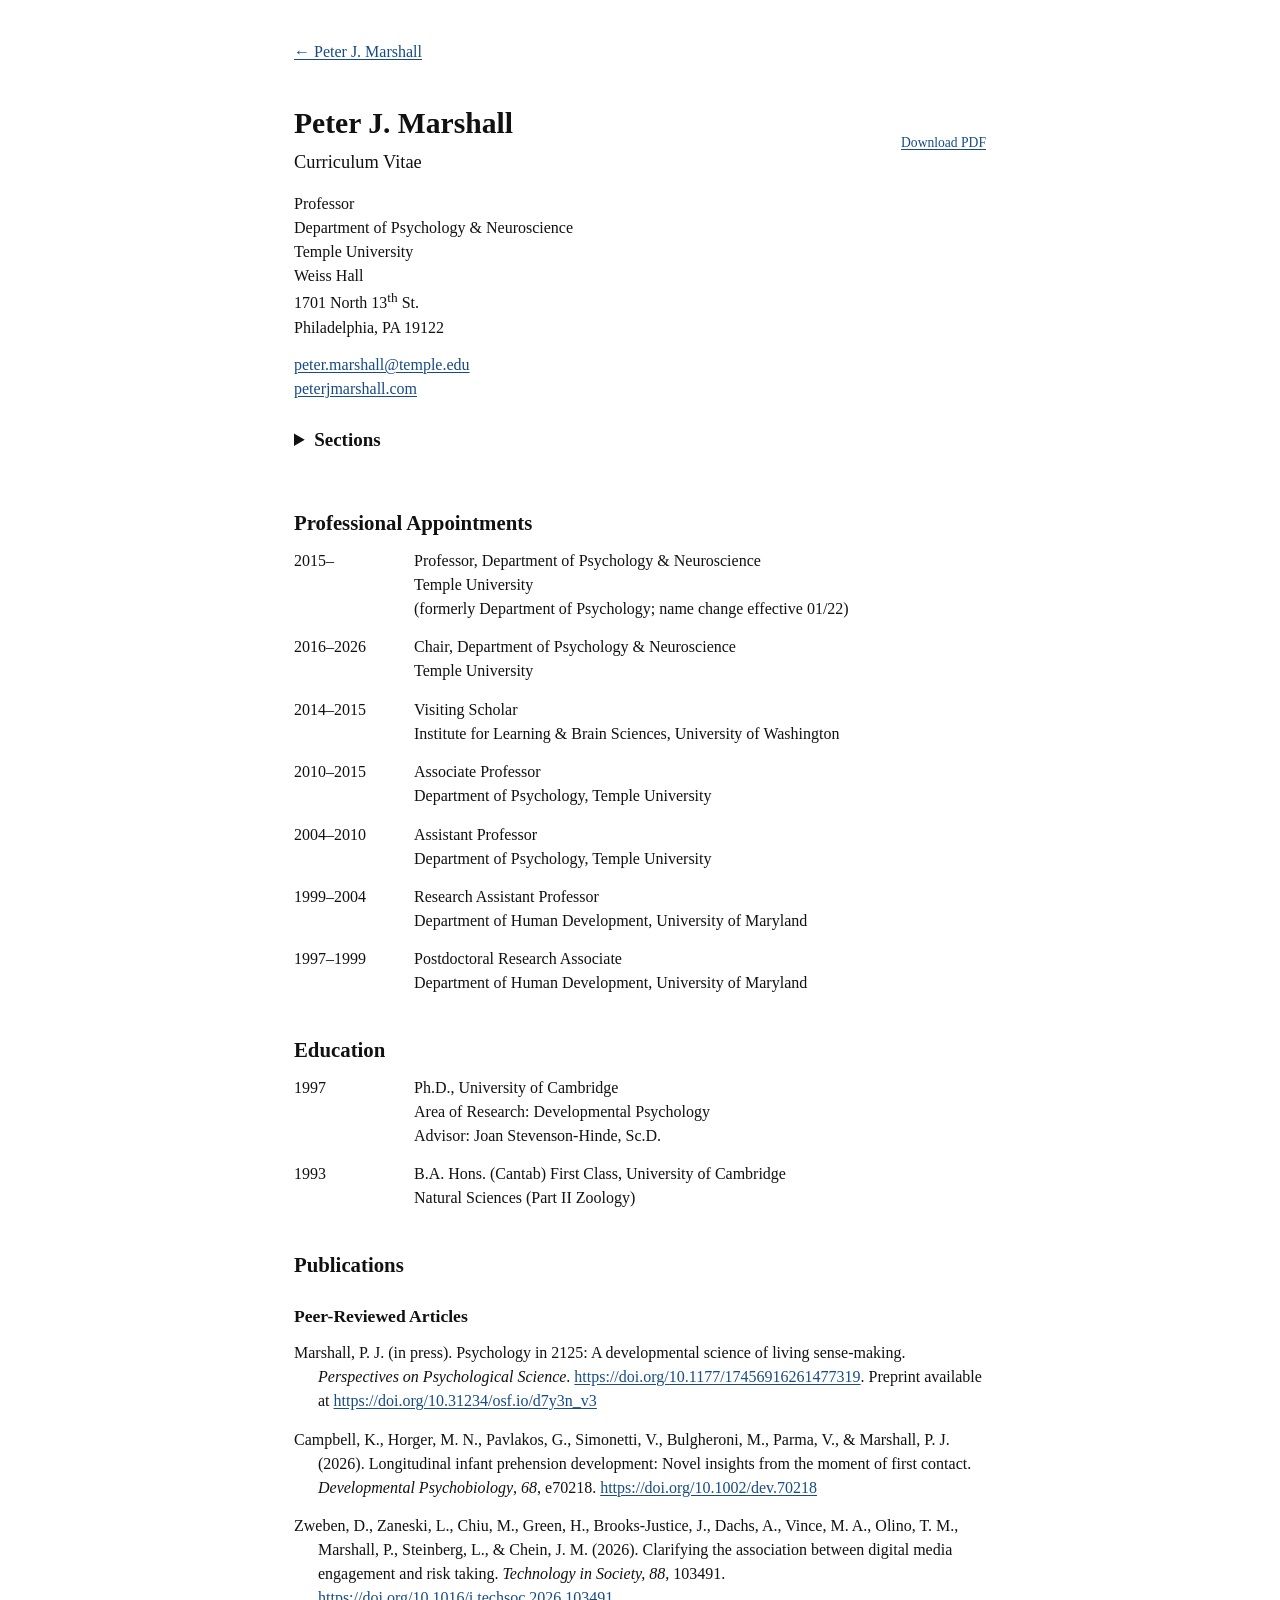
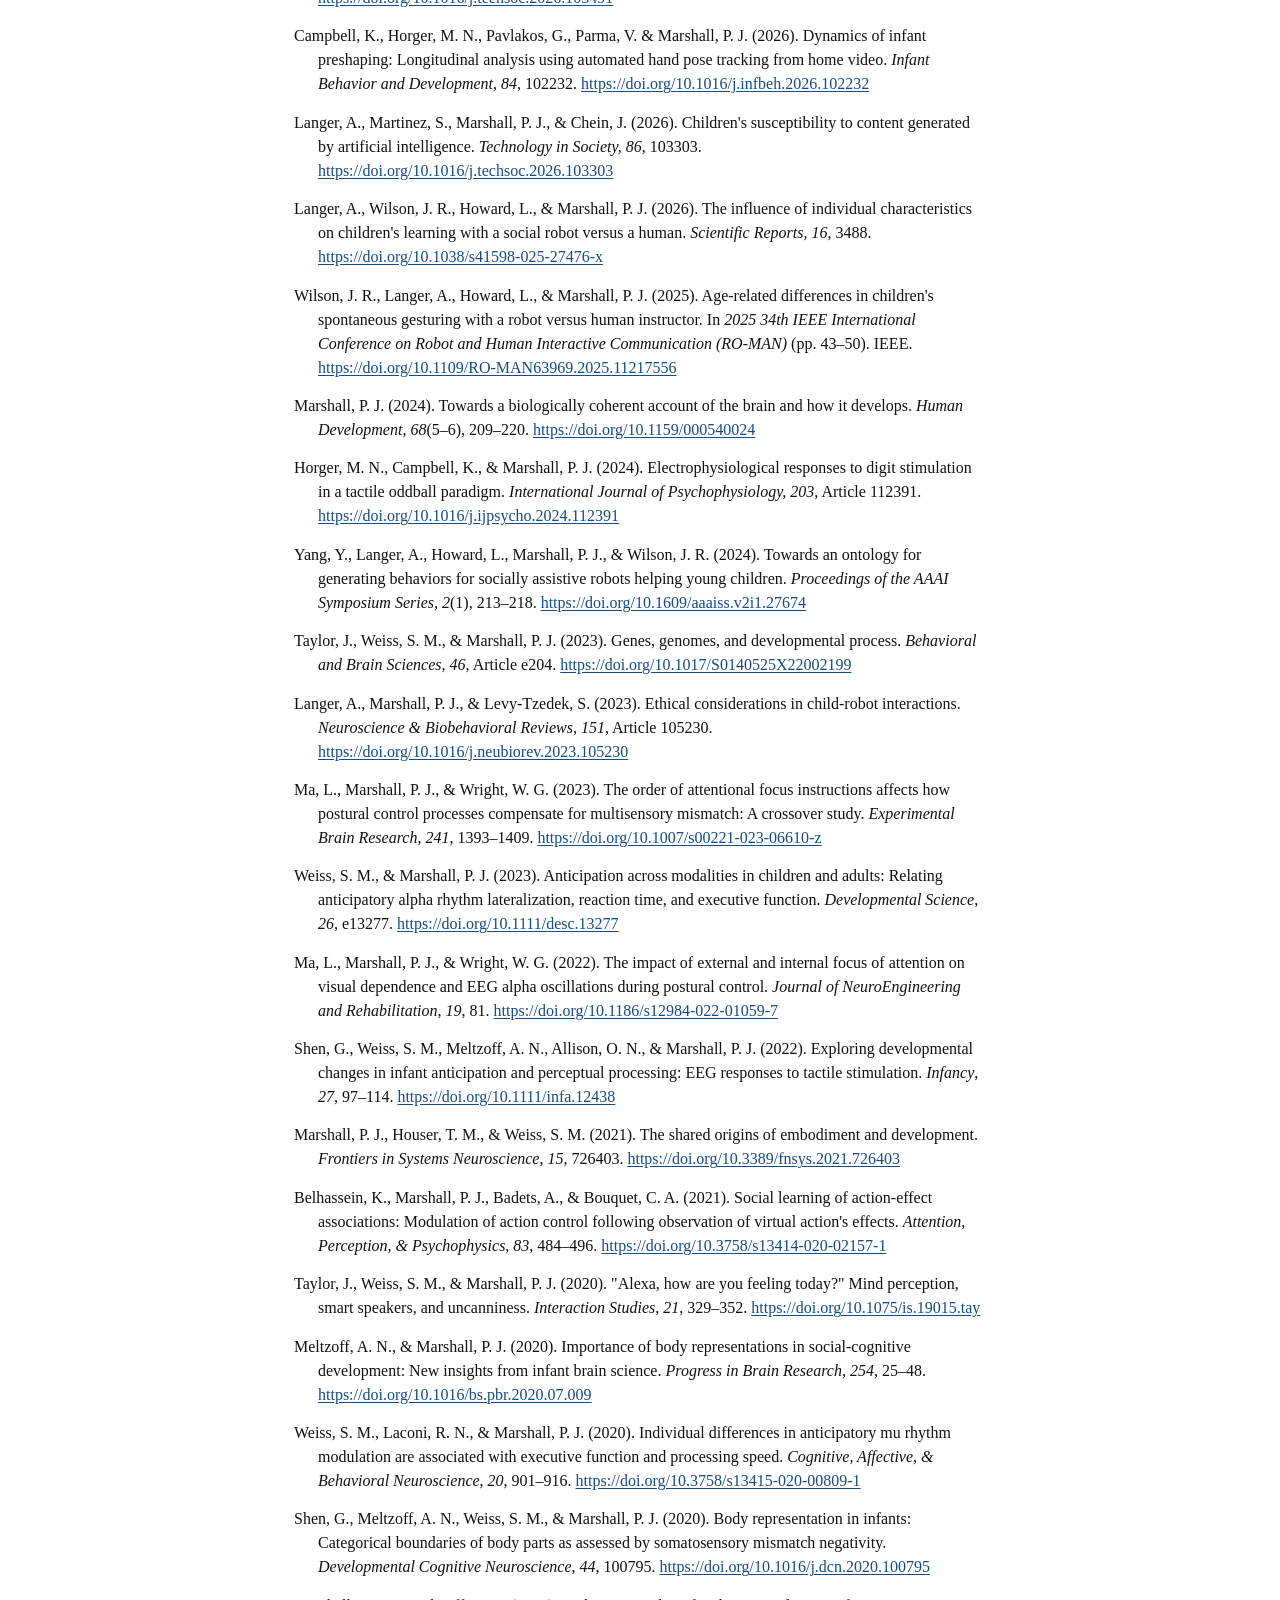
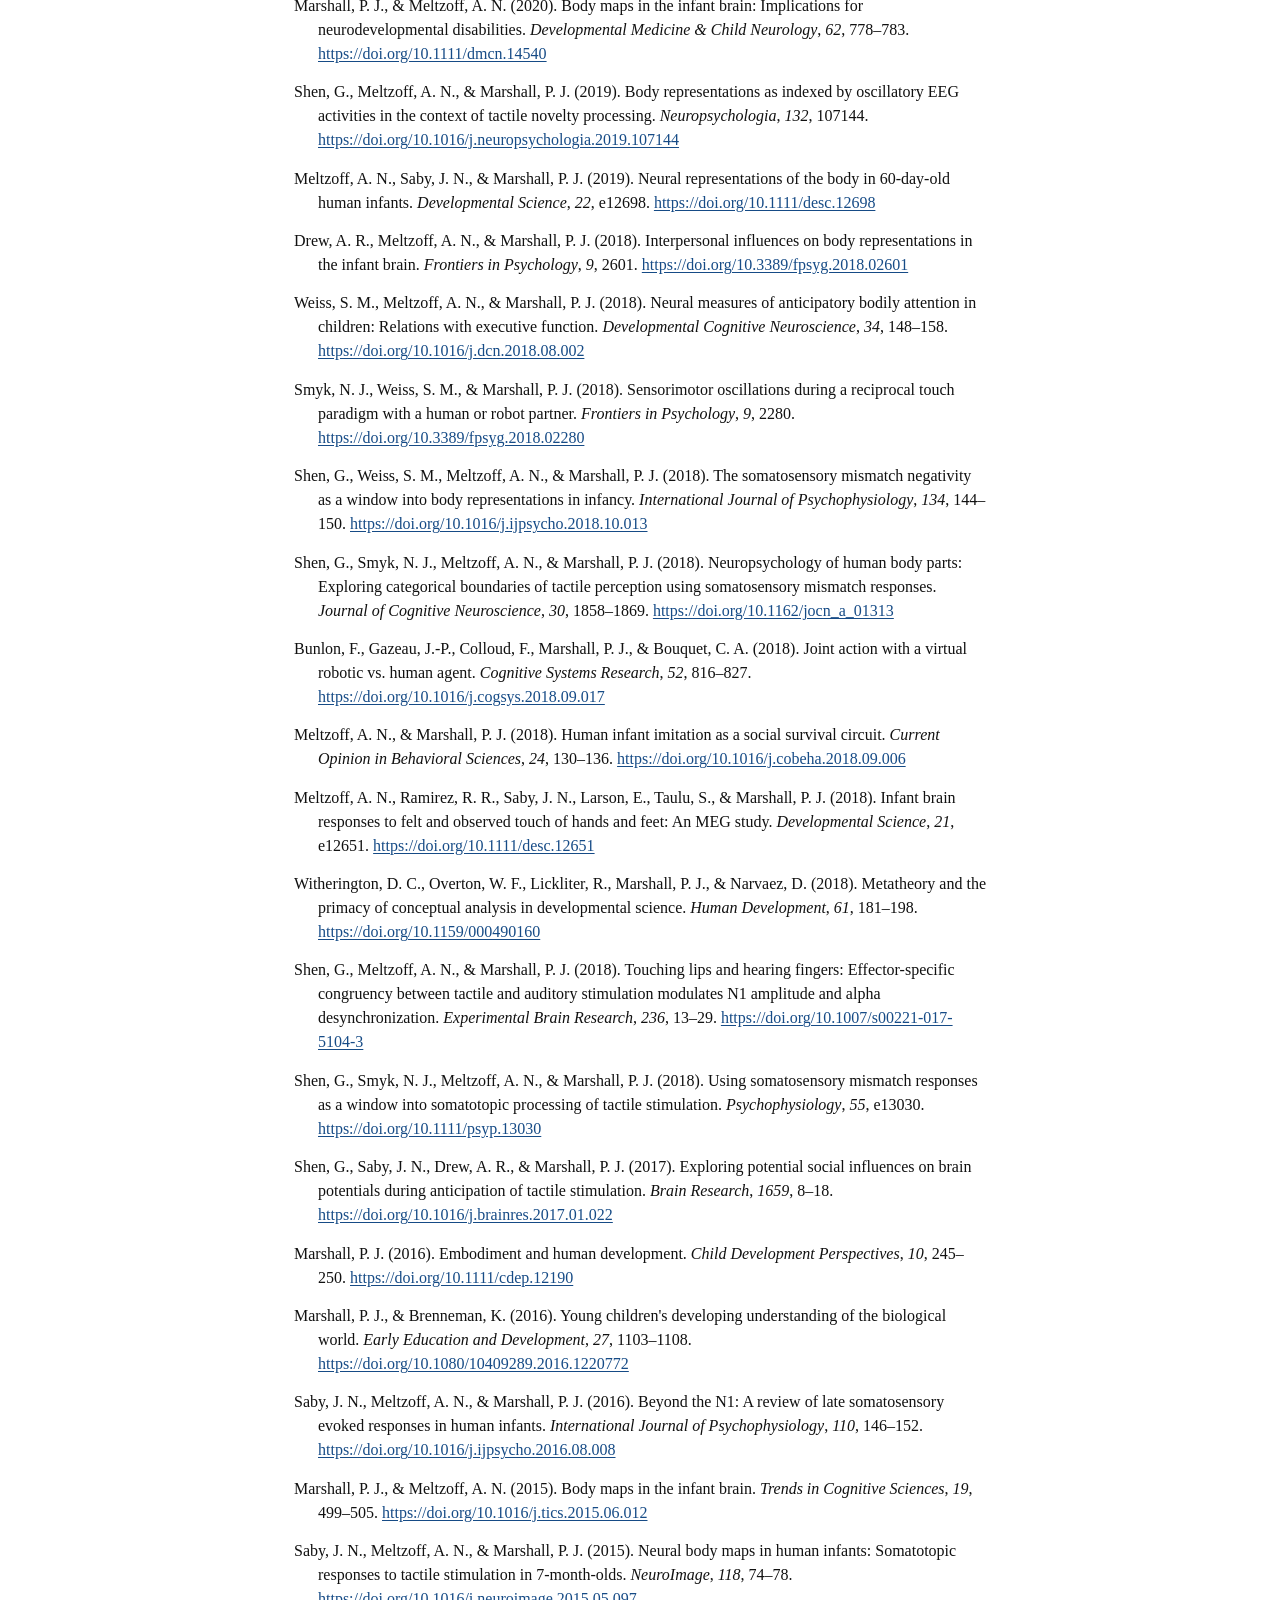
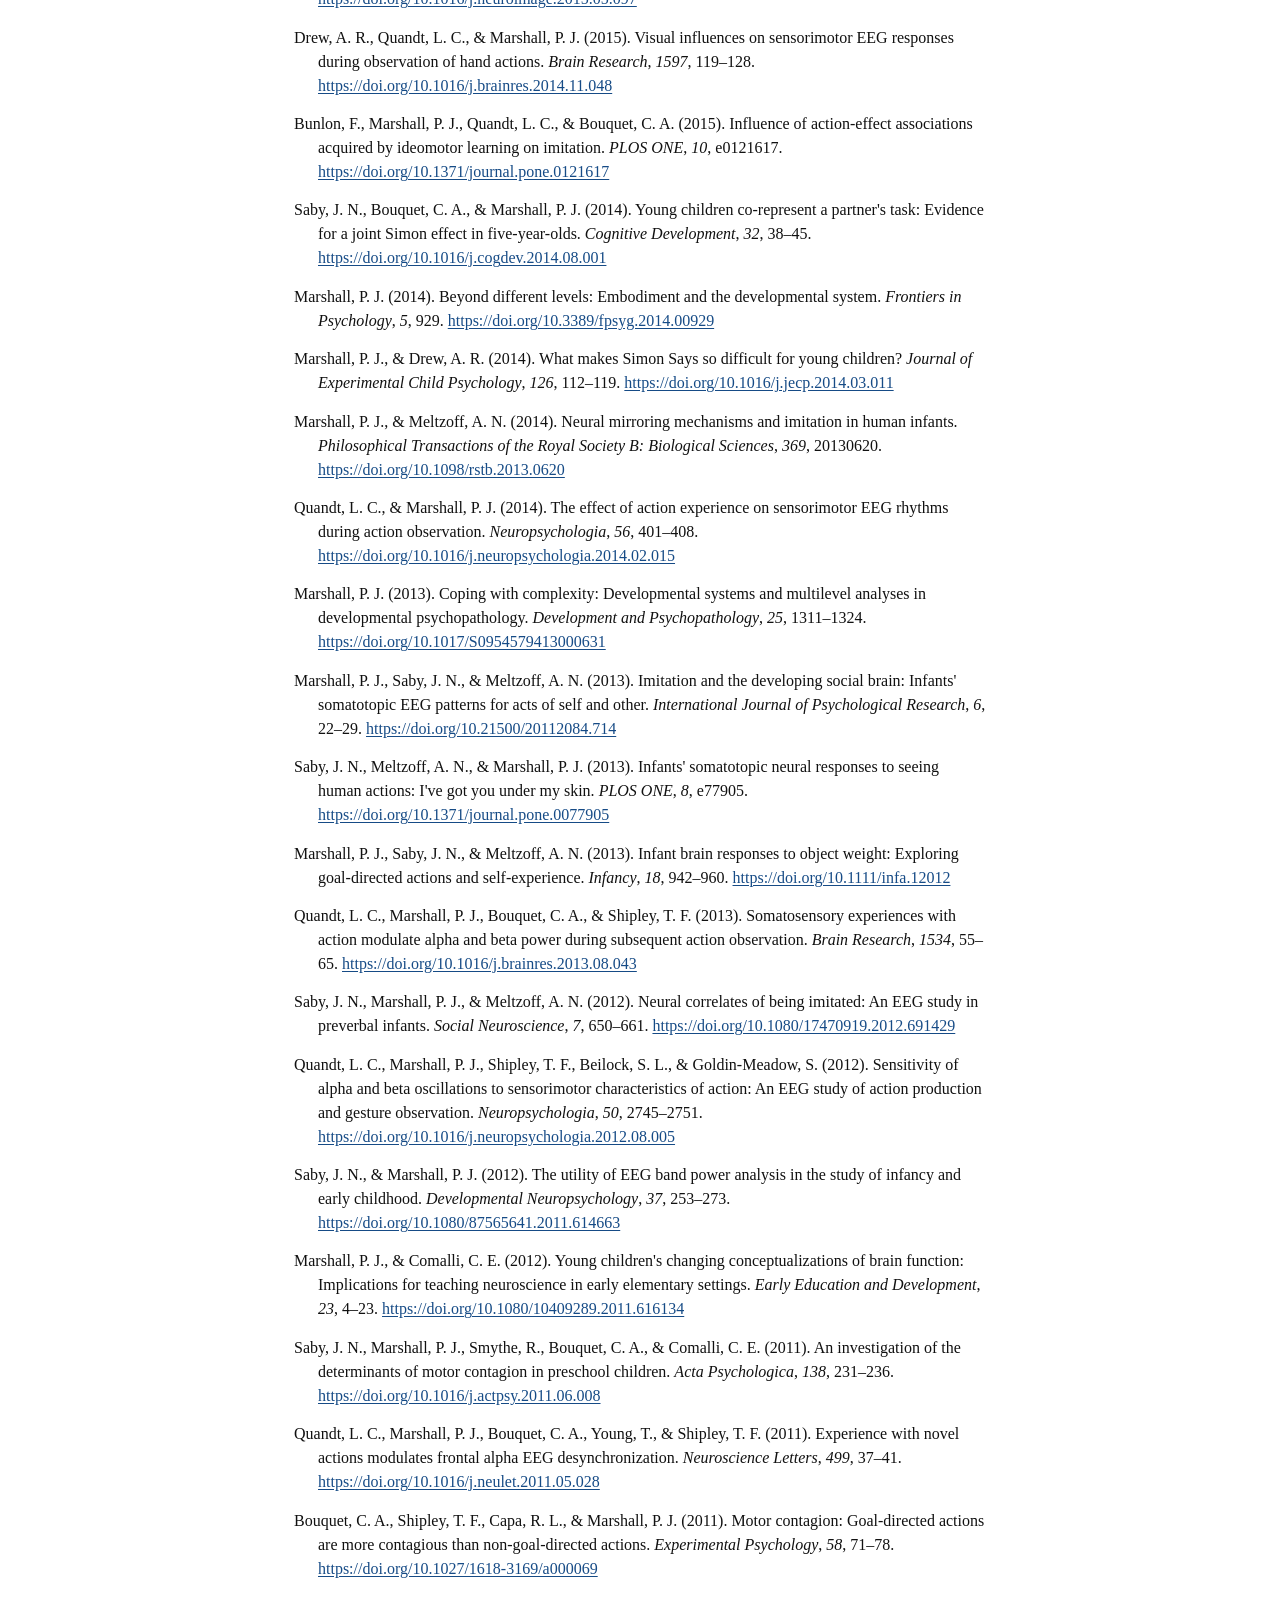
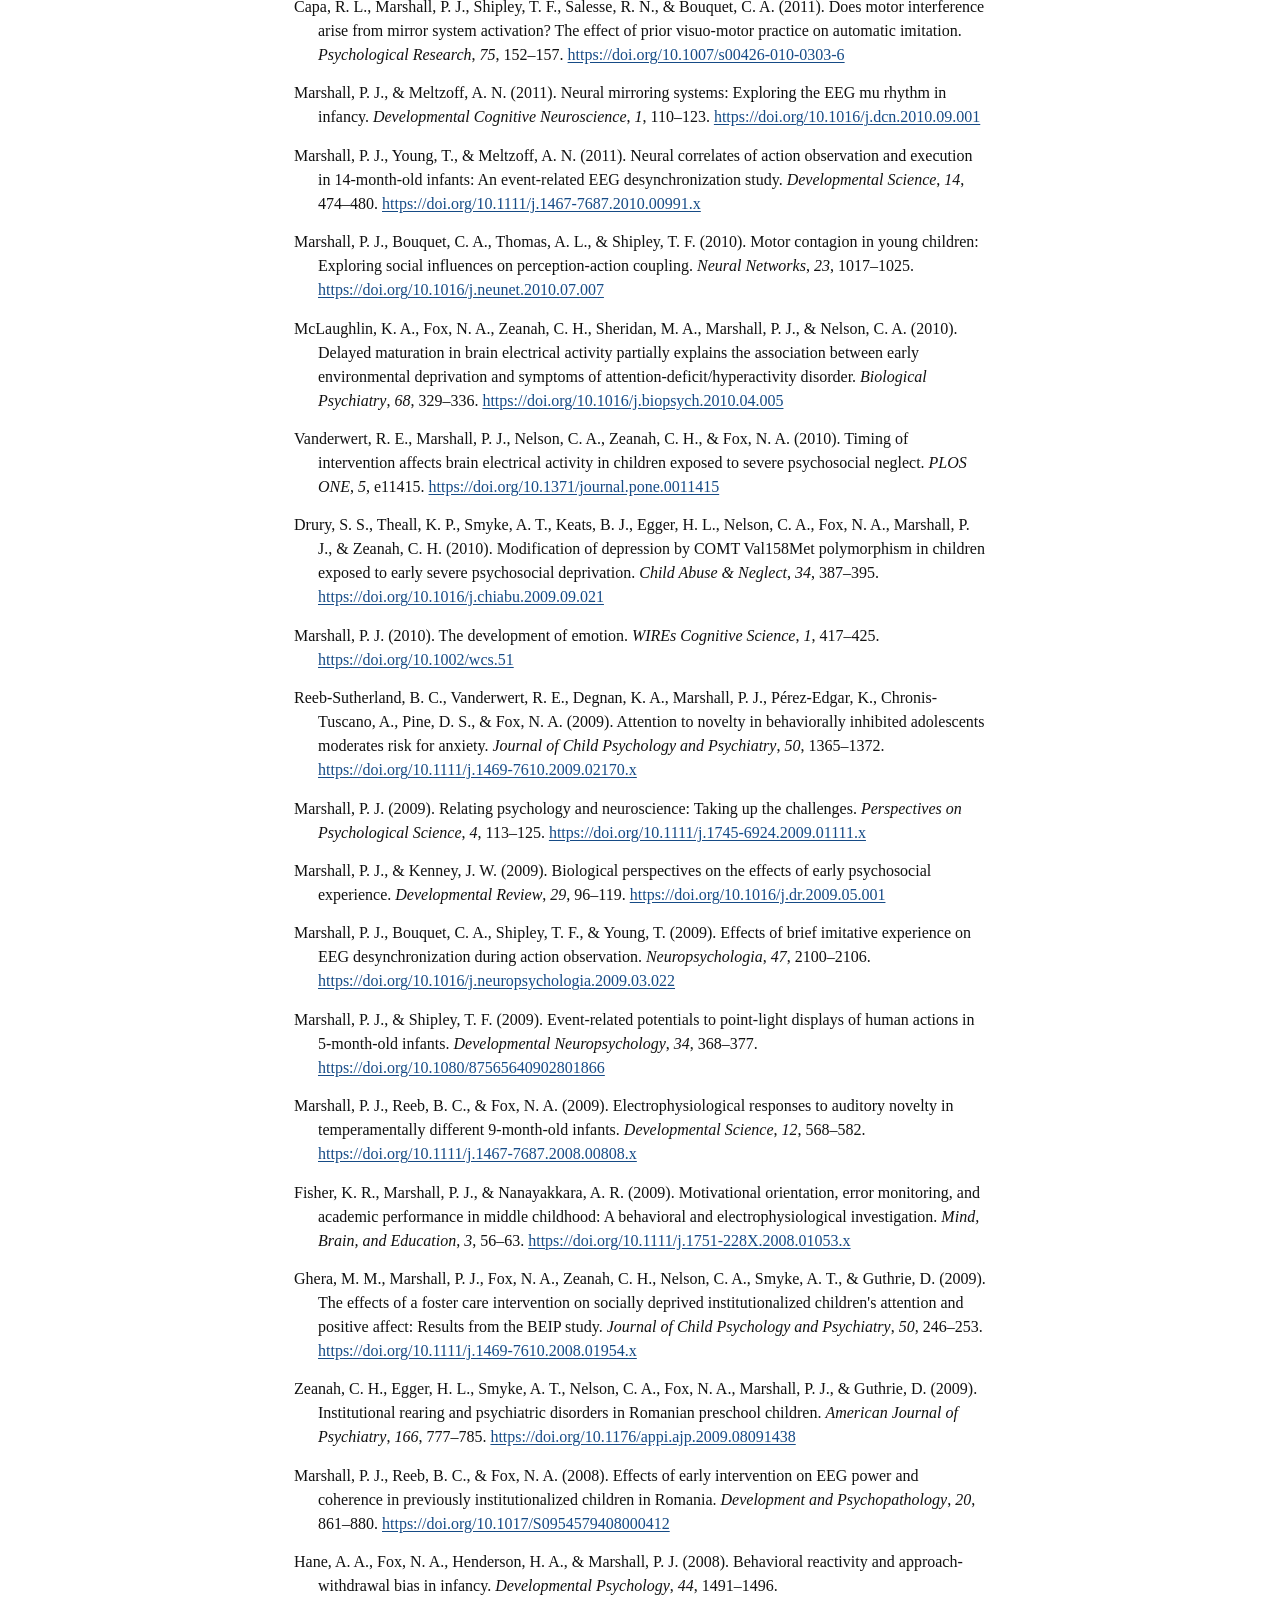
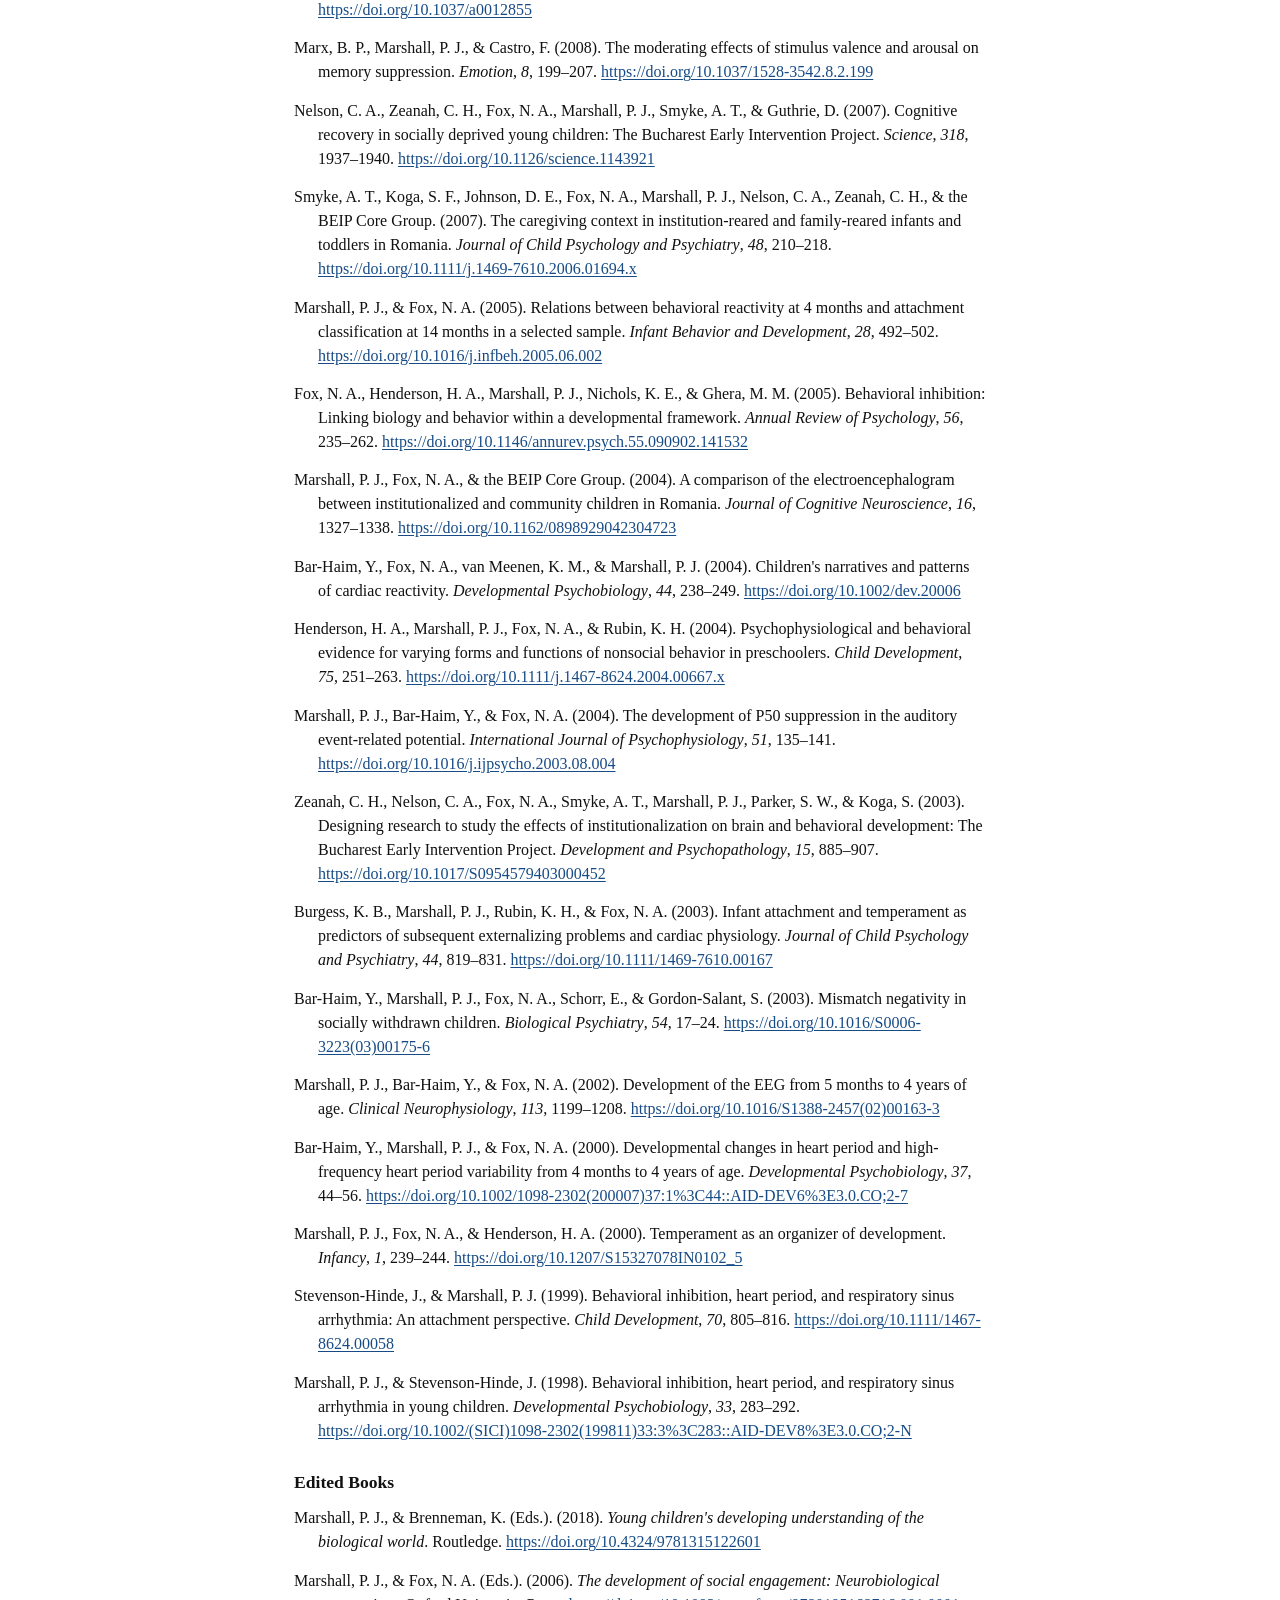
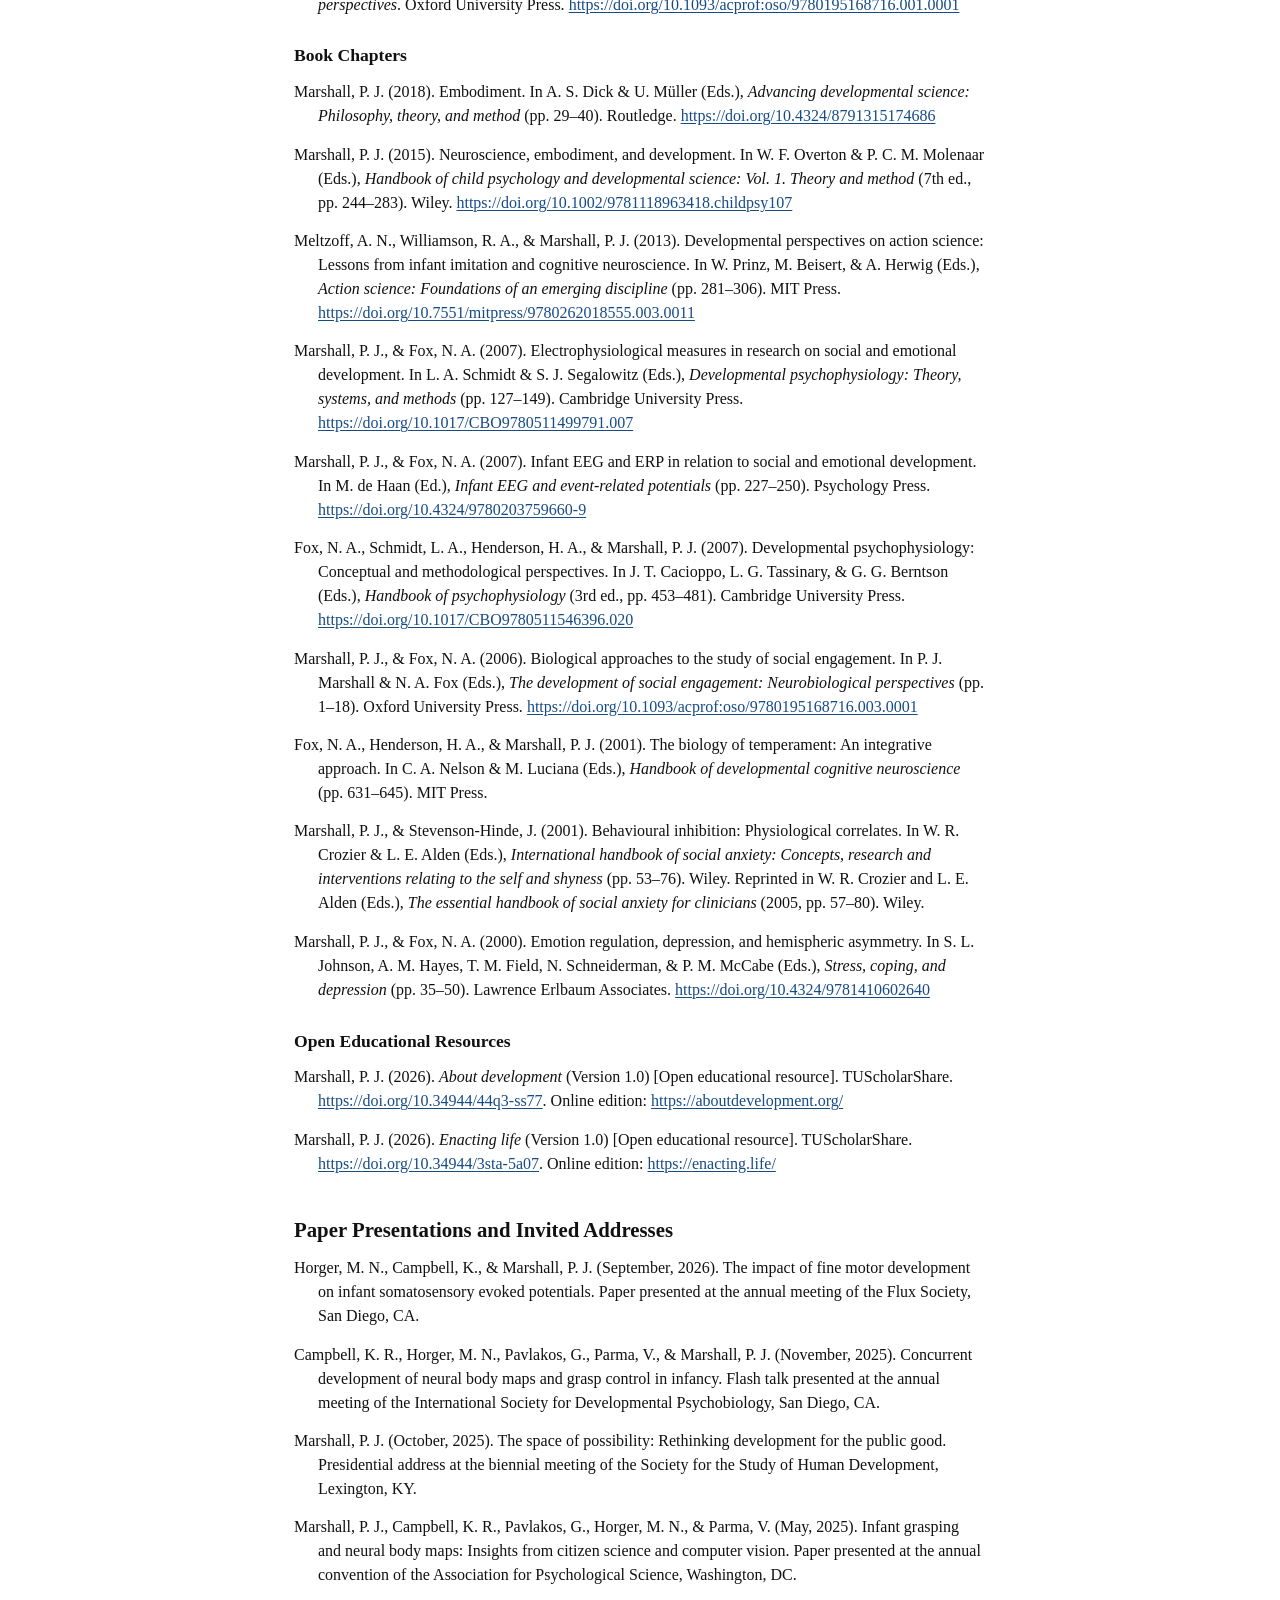
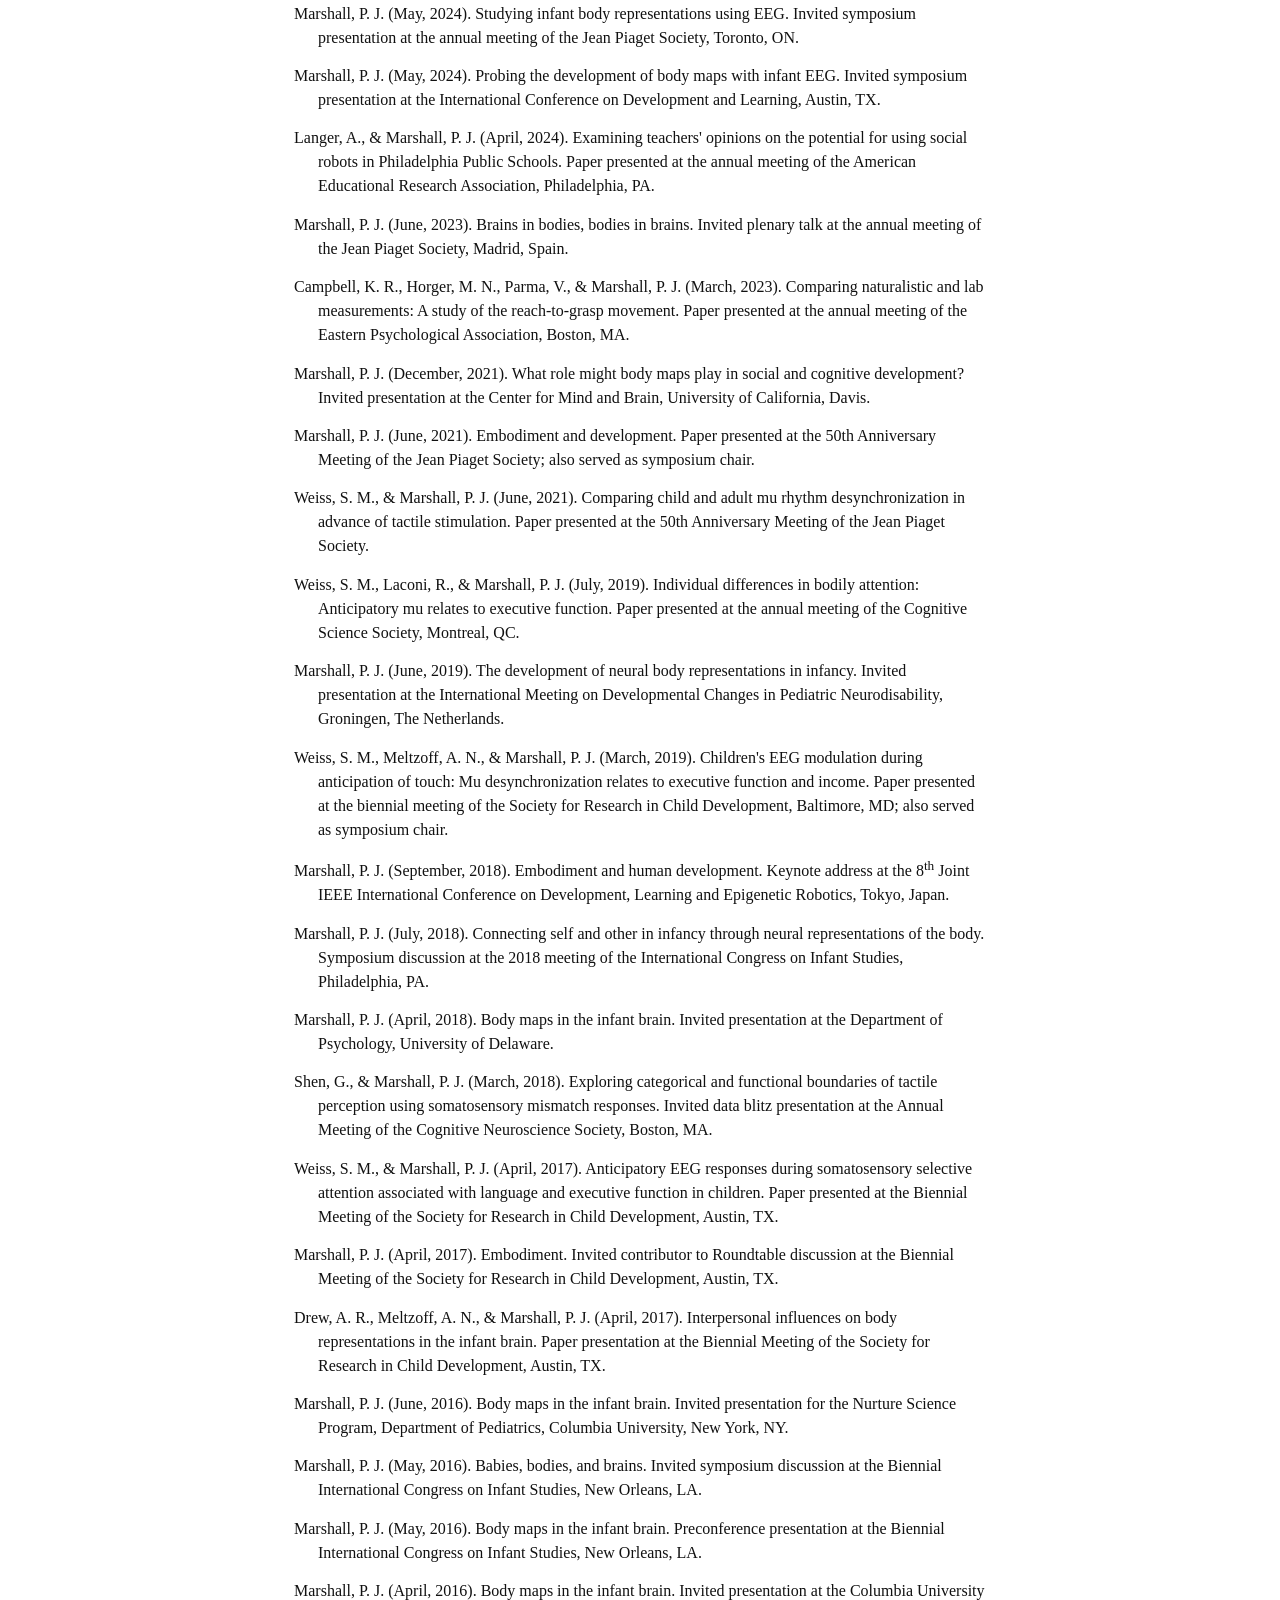
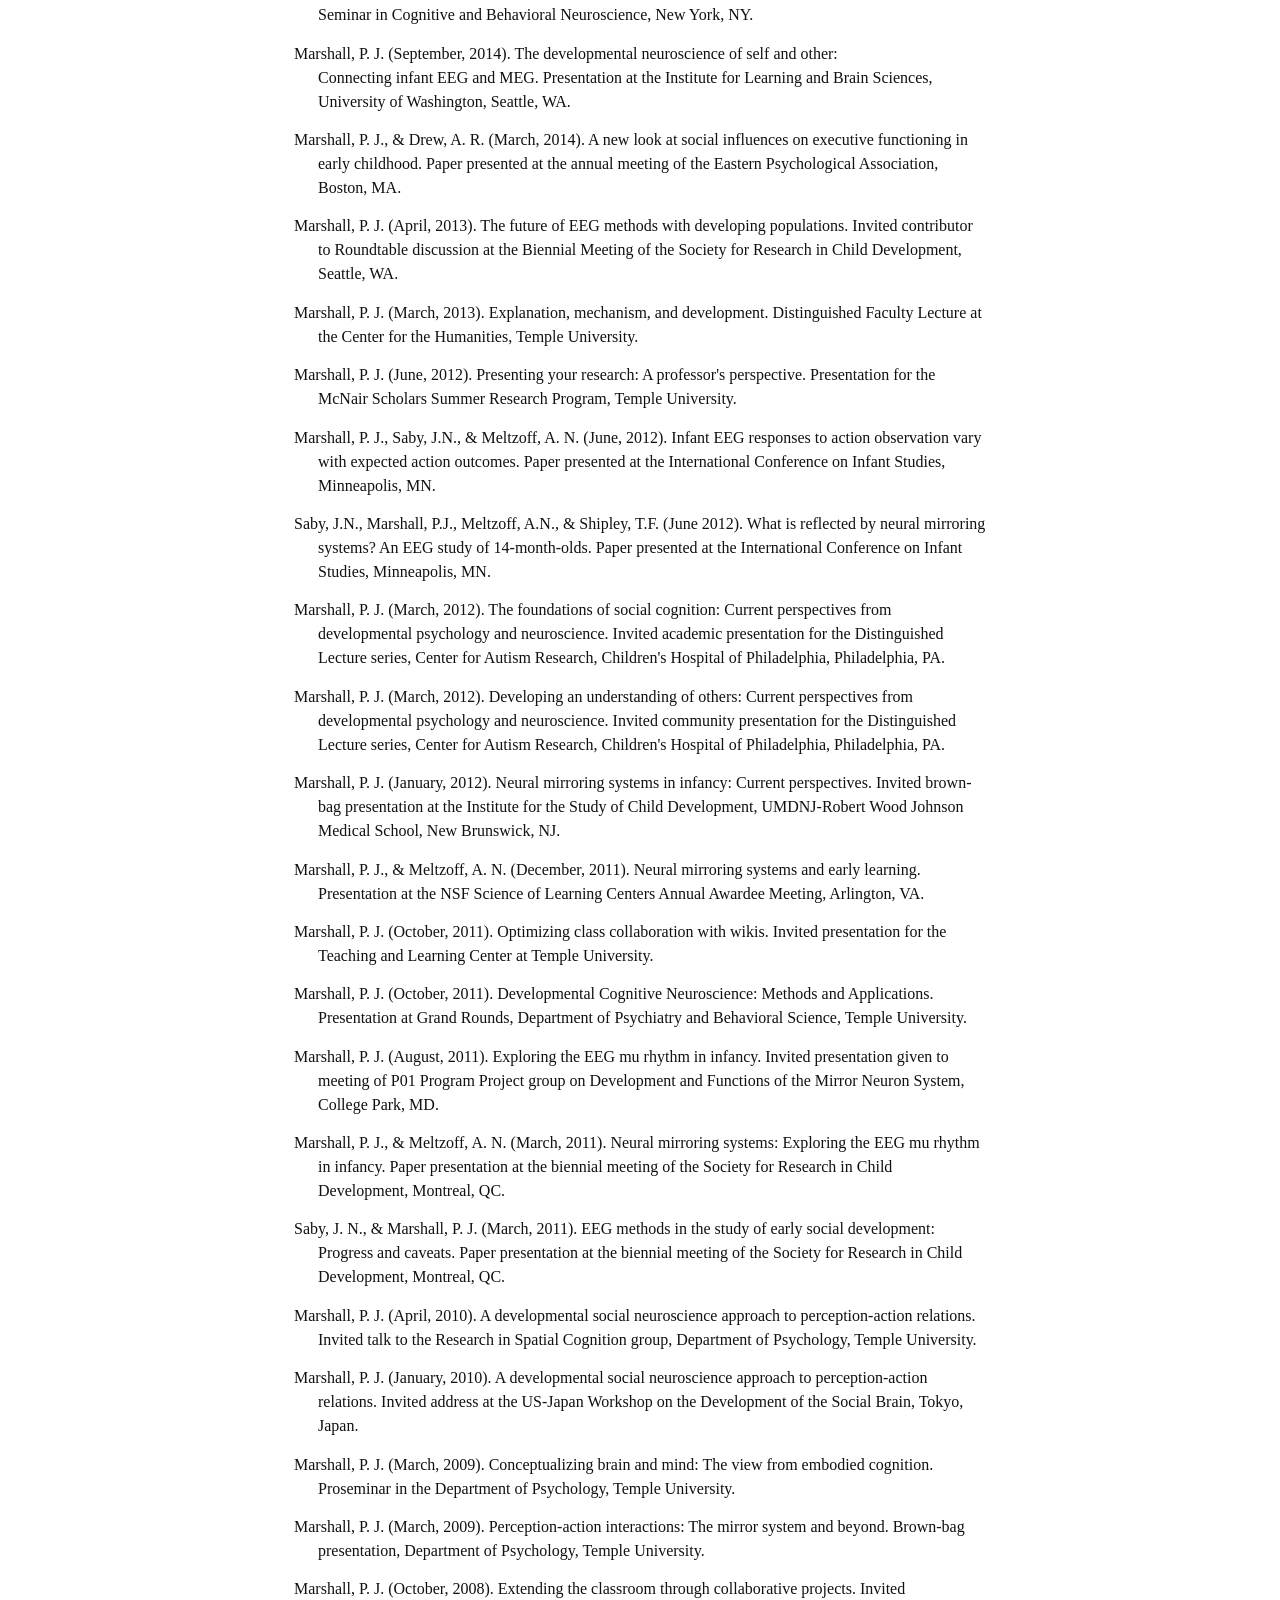
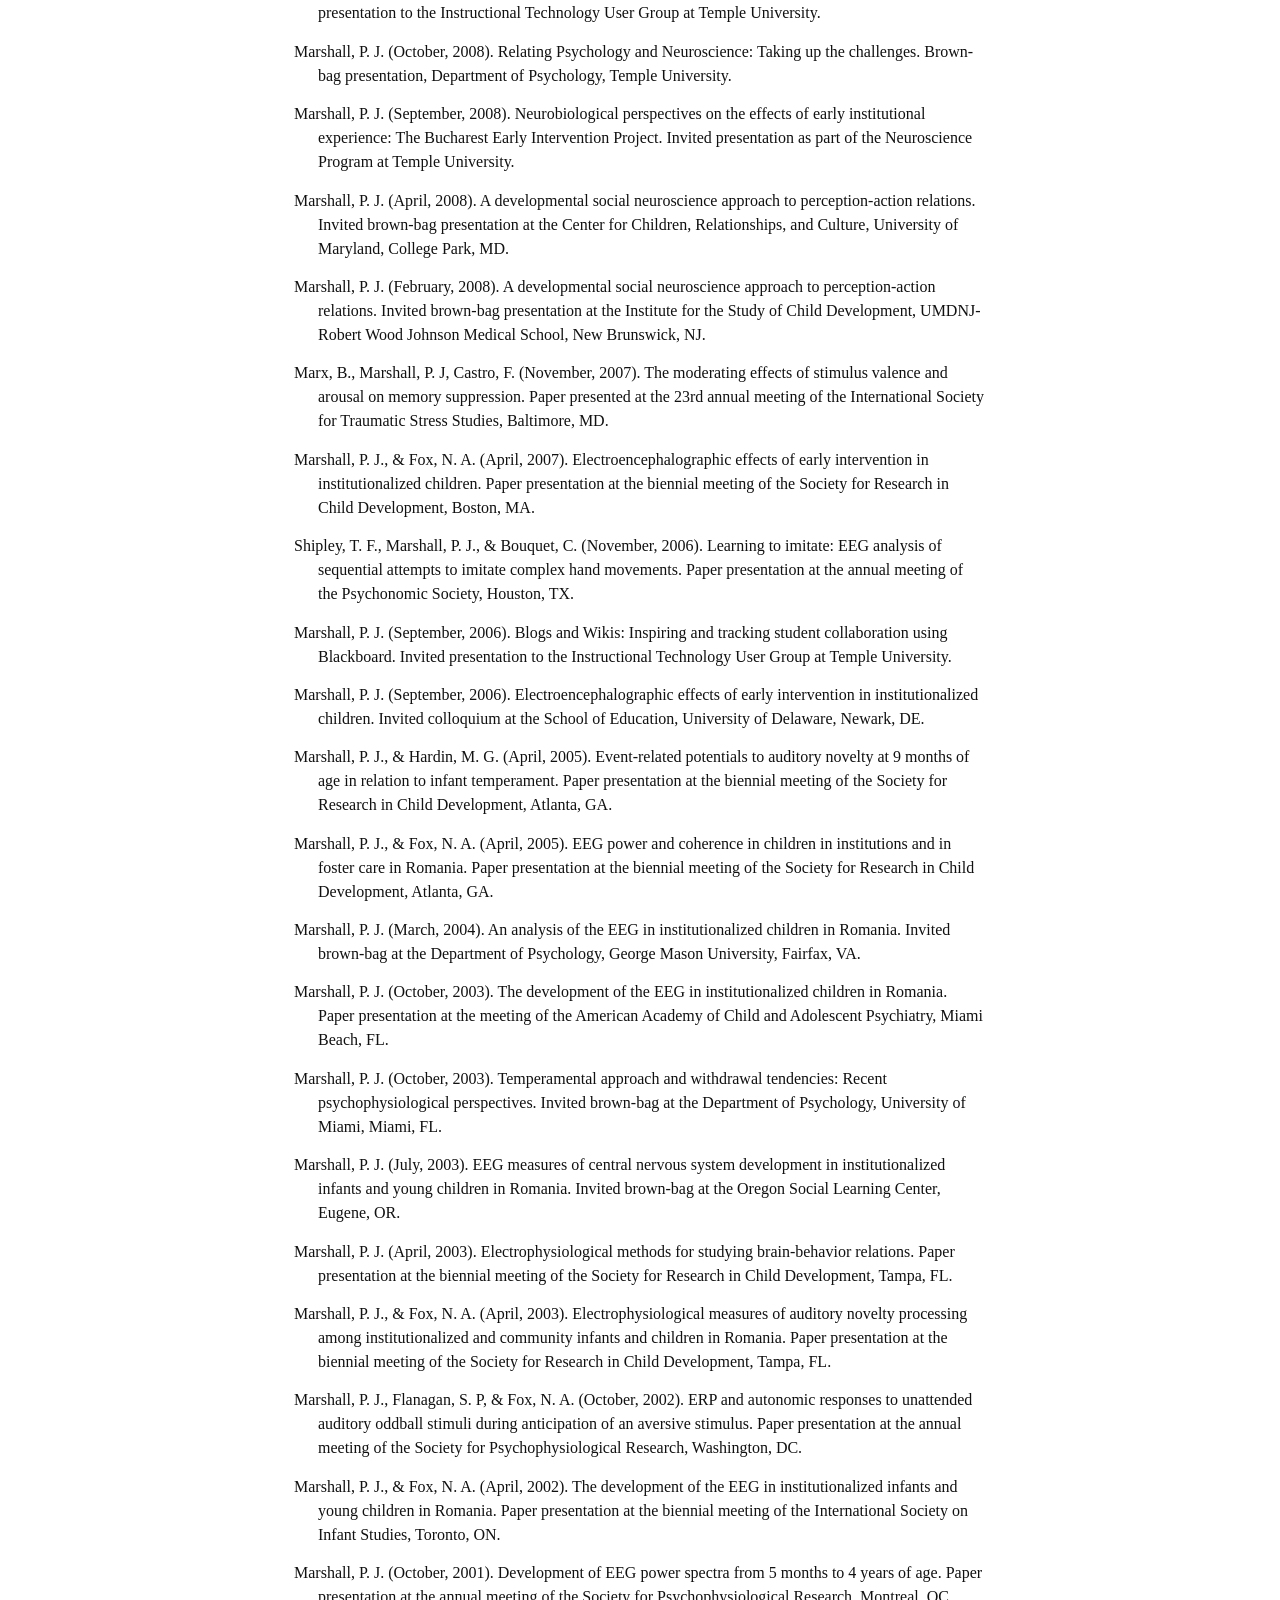
<file: cv.html>
<!DOCTYPE html>
<html xmlns="http://www.w3.org/1999/xhtml" lang="en" xml:lang="en"><head>

<meta charset="utf-8">
<meta name="generator" content="quarto-1.11.9">

<meta name="viewport" content="width=device-width, initial-scale=1.0, user-scalable=yes">

<meta name="description" content="Curriculum vitae of Peter J. Marshall, Professor of Psychology and Neuroscience at Temple University.">

<title>Curriculum Vitae — Peter J. Marshall</title>
<style>

span.smallcaps{font-variant: small-caps;}
div.columns{display: flex; gap: 1.5em;}
div.column{flex: auto;}
@media screen {
div.columns{gap: min(4vw, 1.5em);}
div.column{overflow-x: auto;}
}
div.hanging-indent{margin-left: 1.5em; text-indent: -1.5em;}
ul.task-list{list-style: none;}
ul.task-list li input[type="checkbox"] {
width: 0.8em;
margin: 0 0.8em 0.2em -1em;  vertical-align: middle;
}
.display.math{display: block; text-align: center; margin: 0.5rem auto;}
</style>


<script>/*!
 * clipboard.js v2.0.11
 * https://clipboardjs.com/
 *
 * Licensed MIT © Zeno Rocha
 */
!function(t,e){"object"==typeof exports&&"object"==typeof module?module.exports=e():"function"==typeof define&&define.amd?define([],e):"object"==typeof exports?exports.ClipboardJS=e():t.ClipboardJS=e()}(this,function(){return n={686:function(t,e,n){"use strict";n.d(e,{default:function(){return b}});var e=n(279),i=n.n(e),e=n(370),u=n.n(e),e=n(817),r=n.n(e);function c(t){try{return document.execCommand(t)}catch(t){return}}var a=function(t){t=r()(t);return c("cut"),t};function o(t,e){var n,o,t=(n=t,o="rtl"===document.documentElement.getAttribute("dir"),(t=document.createElement("textarea")).style.fontSize="12pt",t.style.border="0",t.style.padding="0",t.style.margin="0",t.style.position="absolute",t.style[o?"right":"left"]="-9999px",o=window.pageYOffset||document.documentElement.scrollTop,t.style.top="".concat(o,"px"),t.setAttribute("readonly",""),t.value=n,t);return e.container.appendChild(t),e=r()(t),c("copy"),t.remove(),e}var f=function(t){var e=1<arguments.length&&void 0!==arguments[1]?arguments[1]:{container:document.body},n="";return"string"==typeof t?n=o(t,e):t instanceof HTMLInputElement&&!["text","search","url","tel","password"].includes(null==t?void 0:t.type)?n=o(t.value,e):(n=r()(t),c("copy")),n};function l(t){return(l="function"==typeof Symbol&&"symbol"==typeof Symbol.iterator?function(t){return typeof t}:function(t){return t&&"function"==typeof Symbol&&t.constructor===Symbol&&t!==Symbol.prototype?"symbol":typeof t})(t)}var s=function(){var t=0<arguments.length&&void 0!==arguments[0]?arguments[0]:{},e=t.action,n=void 0===e?"copy":e,o=t.container,e=t.target,t=t.text;if("copy"!==n&&"cut"!==n)throw new Error('Invalid "action" value, use either "copy" or "cut"');if(void 0!==e){if(!e||"object"!==l(e)||1!==e.nodeType)throw new Error('Invalid "target" value, use a valid Element');if("copy"===n&&e.hasAttribute("disabled"))throw new Error('Invalid "target" attribute. Please use "readonly" instead of "disabled" attribute');if("cut"===n&&(e.hasAttribute("readonly")||e.hasAttribute("disabled")))throw new Error('Invalid "target" attribute. You can\'t cut text from elements with "readonly" or "disabled" attributes')}return t?f(t,{container:o}):e?"cut"===n?a(e):f(e,{container:o}):void 0};function p(t){return(p="function"==typeof Symbol&&"symbol"==typeof Symbol.iterator?function(t){return typeof t}:function(t){return t&&"function"==typeof Symbol&&t.constructor===Symbol&&t!==Symbol.prototype?"symbol":typeof t})(t)}function d(t,e){for(var n=0;n<e.length;n++){var o=e[n];o.enumerable=o.enumerable||!1,o.configurable=!0,"value"in o&&(o.writable=!0),Object.defineProperty(t,o.key,o)}}function y(t,e){return(y=Object.setPrototypeOf||function(t,e){return t.__proto__=e,t})(t,e)}function h(n){var o=function(){if("undefined"==typeof Reflect||!Reflect.construct)return!1;if(Reflect.construct.sham)return!1;if("function"==typeof Proxy)return!0;try{return Date.prototype.toString.call(Reflect.construct(Date,[],function(){})),!0}catch(t){return!1}}();return function(){var t,e=v(n);return t=o?(t=v(this).constructor,Reflect.construct(e,arguments,t)):e.apply(this,arguments),e=this,!(t=t)||"object"!==p(t)&&"function"!=typeof t?function(t){if(void 0!==t)return t;throw new ReferenceError("this hasn't been initialised - super() hasn't been called")}(e):t}}function v(t){return(v=Object.setPrototypeOf?Object.getPrototypeOf:function(t){return t.__proto__||Object.getPrototypeOf(t)})(t)}function m(t,e){t="data-clipboard-".concat(t);if(e.hasAttribute(t))return e.getAttribute(t)}var b=function(){!function(t,e){if("function"!=typeof e&&null!==e)throw new TypeError("Super expression must either be null or a function");t.prototype=Object.create(e&&e.prototype,{constructor:{value:t,writable:!0,configurable:!0}}),e&&y(t,e)}(r,i());var t,e,n,o=h(r);function r(t,e){var n;return function(t){if(!(t instanceof r))throw new TypeError("Cannot call a class as a function")}(this),(n=o.call(this)).resolveOptions(e),n.listenClick(t),n}return t=r,n=[{key:"copy",value:function(t){var e=1<arguments.length&&void 0!==arguments[1]?arguments[1]:{container:document.body};return f(t,e)}},{key:"cut",value:function(t){return a(t)}},{key:"isSupported",value:function(){var t=0<arguments.length&&void 0!==arguments[0]?arguments[0]:["copy","cut"],t="string"==typeof t?[t]:t,e=!!document.queryCommandSupported;return t.forEach(function(t){e=e&&!!document.queryCommandSupported(t)}),e}}],(e=[{key:"resolveOptions",value:function(){var t=0<arguments.length&&void 0!==arguments[0]?arguments[0]:{};this.action="function"==typeof t.action?t.action:this.defaultAction,this.target="function"==typeof t.target?t.target:this.defaultTarget,this.text="function"==typeof t.text?t.text:this.defaultText,this.container="object"===p(t.container)?t.container:document.body}},{key:"listenClick",value:function(t){var e=this;this.listener=u()(t,"click",function(t){return e.onClick(t)})}},{key:"onClick",value:function(t){var e=t.delegateTarget||t.currentTarget,n=this.action(e)||"copy",t=s({action:n,container:this.container,target:this.target(e),text:this.text(e)});this.emit(t?"success":"error",{action:n,text:t,trigger:e,clearSelection:function(){e&&e.focus(),window.getSelection().removeAllRanges()}})}},{key:"defaultAction",value:function(t){return m("action",t)}},{key:"defaultTarget",value:function(t){t=m("target",t);if(t)return document.querySelector(t)}},{key:"defaultText",value:function(t){return m("text",t)}},{key:"destroy",value:function(){this.listener.destroy()}}])&&d(t.prototype,e),n&&d(t,n),r}()},828:function(t){var e;"undefined"==typeof Element||Element.prototype.matches||((e=Element.prototype).matches=e.matchesSelector||e.mozMatchesSelector||e.msMatchesSelector||e.oMatchesSelector||e.webkitMatchesSelector),t.exports=function(t,e){for(;t&&9!==t.nodeType;){if("function"==typeof t.matches&&t.matches(e))return t;t=t.parentNode}}},438:function(t,e,n){var u=n(828);function i(t,e,n,o,r){var i=function(e,n,t,o){return function(t){t.delegateTarget=u(t.target,n),t.delegateTarget&&o.call(e,t)}}.apply(this,arguments);return t.addEventListener(n,i,r),{destroy:function(){t.removeEventListener(n,i,r)}}}t.exports=function(t,e,n,o,r){return"function"==typeof t.addEventListener?i.apply(null,arguments):"function"==typeof n?i.bind(null,document).apply(null,arguments):("string"==typeof t&&(t=document.querySelectorAll(t)),Array.prototype.map.call(t,function(t){return i(t,e,n,o,r)}))}},879:function(t,n){n.node=function(t){return void 0!==t&&t instanceof HTMLElement&&1===t.nodeType},n.nodeList=function(t){var e=Object.prototype.toString.call(t);return void 0!==t&&("[object NodeList]"===e||"[object HTMLCollection]"===e)&&"length"in t&&(0===t.length||n.node(t[0]))},n.string=function(t){return"string"==typeof t||t instanceof String},n.fn=function(t){return"[object Function]"===Object.prototype.toString.call(t)}},370:function(t,e,n){var f=n(879),l=n(438);t.exports=function(t,e,n){if(!t&&!e&&!n)throw new Error("Missing required arguments");if(!f.string(e))throw new TypeError("Second argument must be a String");if(!f.fn(n))throw new TypeError("Third argument must be a Function");if(f.node(t))return c=e,a=n,(u=t).addEventListener(c,a),{destroy:function(){u.removeEventListener(c,a)}};if(f.nodeList(t))return o=t,r=e,i=n,Array.prototype.forEach.call(o,function(t){t.addEventListener(r,i)}),{destroy:function(){Array.prototype.forEach.call(o,function(t){t.removeEventListener(r,i)})}};if(f.string(t))return t=t,e=e,n=n,l(document.body,t,e,n);throw new TypeError("First argument must be a String, HTMLElement, HTMLCollection, or NodeList");var o,r,i,u,c,a}},817:function(t){t.exports=function(t){var e,n="SELECT"===t.nodeName?(t.focus(),t.value):"INPUT"===t.nodeName||"TEXTAREA"===t.nodeName?((e=t.hasAttribute("readonly"))||t.setAttribute("readonly",""),t.select(),t.setSelectionRange(0,t.value.length),e||t.removeAttribute("readonly"),t.value):(t.hasAttribute("contenteditable")&&t.focus(),n=window.getSelection(),(e=document.createRange()).selectNodeContents(t),n.removeAllRanges(),n.addRange(e),n.toString());return n}},279:function(t){function e(){}e.prototype={on:function(t,e,n){var o=this.e||(this.e={});return(o[t]||(o[t]=[])).push({fn:e,ctx:n}),this},once:function(t,e,n){var o=this;function r(){o.off(t,r),e.apply(n,arguments)}return r._=e,this.on(t,r,n)},emit:function(t){for(var e=[].slice.call(arguments,1),n=((this.e||(this.e={}))[t]||[]).slice(),o=0,r=n.length;o<r;o++)n[o].fn.apply(n[o].ctx,e);return this},off:function(t,e){var n=this.e||(this.e={}),o=n[t],r=[];if(o&&e)for(var i=0,u=o.length;i<u;i++)o[i].fn!==e&&o[i].fn._!==e&&r.push(o[i]);return r.length?n[t]=r:delete n[t],this}},t.exports=e,t.exports.TinyEmitter=e}},r={},o.n=function(t){var e=t&&t.__esModule?function(){return t.default}:function(){return t};return o.d(e,{a:e}),e},o.d=function(t,e){for(var n in e)o.o(e,n)&&!o.o(t,n)&&Object.defineProperty(t,n,{enumerable:!0,get:e[n]})},o.o=function(t,e){return Object.prototype.hasOwnProperty.call(t,e)},o(686).default;function o(t){if(r[t])return r[t].exports;var e=r[t]={exports:{}};return n[t](e,e.exports,o),e.exports}var n,r});</script>
<script>(function (root, factory) {
  if (typeof define === "function" && define.amd) {
    define([], function () {
      return factory(root);
    });
  } else if (typeof exports === "object") {
    module.exports = factory(root);
  } else {
    root.Tabby = factory(root);
  }
})(
  typeof global !== "undefined"
    ? global
    : typeof window !== "undefined"
    ? window
    : this,
  function (window) {
    "use strict";

    //
    // Variables
    //

    var defaults = {
      idPrefix: "tabby-toggle_",
      default: "[data-tabby-default]",
    };

    //
    // Methods
    //

    /**
     * Merge two or more objects together.
     * @param   {Object}   objects  The objects to merge together
     * @returns {Object}            Merged values of defaults and options
     */
    var extend = function () {
      var merged = {};
      Array.prototype.forEach.call(arguments, function (obj) {
        for (var key in obj) {
          if (!obj.hasOwnProperty(key)) return;
          merged[key] = obj[key];
        }
      });
      return merged;
    };

    /**
     * Emit a custom event
     * @param  {String} type    The event type
     * @param  {Node}   tab     The tab to attach the event to
     * @param  {Node}   details Details about the event
     */
    var emitEvent = function (tab, details) {
      // Create a new event
      var event;
      if (typeof window.CustomEvent === "function") {
        event = new CustomEvent("tabby", {
          bubbles: true,
          cancelable: true,
          detail: details,
        });
      } else {
        event = document.createEvent("CustomEvent");
        event.initCustomEvent("tabby", true, true, details);
      }

      // Dispatch the event
      tab.dispatchEvent(event);
    };

    // In revealjs, arrow keys belong to slide navigation: tabs stay in the Tab
    // order and activate on focus. Elsewhere tabs use a roving tabindex with
    // arrow key navigation.
    var isReveal = function () {
      return window.document.body.classList.contains("reveal-viewport");
    };

    var focusHandler = function (event) {
      toggle(event.target);
    };

    var getKeyboardFocusableElements = function (element) {
      return [
        ...element.querySelectorAll(
          'a[href], button, input, textarea, select, summary,[tabindex]:not([tabindex="-1"])'
        ),
      ].filter(
        // Shown elements only, as the browser skips the others: hidden content,
        // like unselected panels (also of a nested tabset), is not rendered,
        // and revealjs fragments not yet shown have `visibility: hidden`
        (el) =>
          el.getAttribute("tabindex") !== "-1" &&
          !el.matches(":disabled") &&
          !el.getAttribute("aria-hidden") &&
          el.getClientRects().length > 0 &&
          window.getComputedStyle(el).visibility === "visible"
      );
    };

    // Tabs set up by tabby, as opposed to other tab widgets in a panel
    var tabbyTabs = new WeakSet();

    // The tab of a tab or of a tab panel
    var getTab = function (tabOrPanel) {
      return tabOrPanel.getAttribute("role") === "tab"
        ? tabOrPanel
        : document.getElementById(tabOrPanel.getAttribute("aria-labelledby"));
    };

    // Selects a tab and focuses the last focusable element of its panel, or
    // the tab itself if there is none. The panel content is hidden until the
    // tab is selected. When the panel ends with a nested tabset, its end is
    // the end of that tabset's last panel, as Tab would reach it.
    var focusEndOf = function (tab) {
      toggle(tab);
      var content = document.querySelector(tab.hash);
      var last = getKeyboardFocusableElements(content).pop();
      if (!last) return tab.focus();

      // Outermost tabby tab or tab panel between the last element and this
      // panel; other tab widgets are ordinary panel content
      var nestedTab;
      for (var node = last; node && node !== content; node = node.parentElement) {
        var role = node.getAttribute("role");
        var nodeTab =
          role === "tab" ? node : role === "tabpanel" ? getTab(node) : null;
        if (nodeTab && tabbyTabs.has(nodeTab)) nestedTab = nodeTab;
      }
      var nested = nestedTab && getTabsMap(nestedTab);
      if (nested) return focusEndOf(nested.tabs[nested.tabs.length - 1]);
      last.focus();
    };

    // In revealjs, Tab goes from a tab to its panel content and from the end
    // of that content to the next tab; Shift+Tab goes the other way. Tabs come
    // before all panels in the DOM, so the browser alone would go tab to tab.
    var tabOrderHandler = function (event) {
      // Leave Tab to controls that handle it themselves, like code editors
      if (event.key !== "Tab" || event.defaultPrevented) return;
      var current = event.currentTarget;
      var onTab = current.getAttribute("role") === "tab";
      var tab = getTab(current);
      var map = tab && getTabsMap(tab);
      if (!map) return;

      var target;
      if (onTab && !event.shiftKey) {
        target = getKeyboardFocusableElements(
          document.querySelector(tab.hash)
        )[0];
      } else if (onTab) {
        var previous = map.tabs[map.index - 1];
        if (!previous) return;
        event.preventDefault();
        focusEndOf(previous);
        return;
      } else {
        var focusables = getKeyboardFocusableElements(current);
        if (event.shiftKey && event.target === focusables[0]) {
          target = tab;
        } else if (
          !event.shiftKey &&
          event.target === focusables[focusables.length - 1]
        ) {
          target = map.tabs[map.index + 1];
        }
      }
      if (!target) return;

      event.preventDefault();
      target.focus();
    };

    // Whether Shift+Tab is being pressed. Focus moves while the key is down, so
    // this tells focus changes made by Shift+Tab apart from clicks.
    var shiftTabDown = false;
    var trackShiftTab = function () {
      if (trackShiftTab.done) return;
      trackShiftTab.done = true;
      document.addEventListener(
        "keydown",
        function (event) {
          shiftTabDown = event.key === "Tab" && event.shiftKey;
        },
        true
      );
      // A click, or leaving the window (the keyup then goes elsewhere), ends it
      // too
      var clear = function () {
        shiftTabDown = false;
      };
      document.addEventListener("keyup", clear, true);
      document.addEventListener("pointerdown", clear, true);
      window.addEventListener("blur", clear);
    };

    // In revealjs, Shift+Tab from after a tabset reaches the content of the
    // selected panel first, which skips the tabs after it. Start from the end
    // of the last panel instead, so Shift+Tab is the reverse of Tab. Only for
    // Shift+Tab: a click in a panel must keep that panel.
    var backwardEntryHandler = function (event) {
      var from = event.relatedTarget;
      var tab = getTab(event.currentTarget);
      var map = tab && getTabsMap(tab);
      if (!from || !map || !shiftTabDown) return;

      var tabList = map.tabs[0].closest('[role="tablist"]');
      var fromInside = Array.prototype.some.call(map.tabs, function (tab) {
        var content = document.querySelector(tab.hash);
        return tab === from || (content && content.contains(from));
      });
      var fromAfter =
        from.compareDocumentPosition(tabList) &
        Node.DOCUMENT_POSITION_PRECEDING;
      var last = map.tabs[map.tabs.length - 1];
      var lastContent = document.querySelector(last.hash);
      if (
        fromInside ||
        !fromAfter ||
        !lastContent ||
        lastContent.contains(event.target)
      ) {
        return;
      }

      focusEndOf(last);
    };

    /**
     * Remove roles and attributes from a tab and its content
     * @param  {Node}   tab      The tab
     * @param  {Node}   content  The tab content
     * @param  {Object} settings User settings and options
     */
    var destroyTab = function (tab, content, settings) {
      // Remove the generated ID
      if (tab.id.slice(0, settings.idPrefix.length) === settings.idPrefix) {
        tab.id = "";
      }

      // remove event listener
      tab.removeEventListener("focus", focusHandler, true);
      tab.removeEventListener("keydown", tabOrderHandler);
      content.removeEventListener("keydown", tabOrderHandler);
      tab.removeEventListener("focusin", backwardEntryHandler);
      content.removeEventListener("focusin", backwardEntryHandler);

      // Remove roles
      tab.removeAttribute("role");
      tab.removeAttribute("aria-controls");
      tab.removeAttribute("aria-selected");
      tab.removeAttribute("tabindex");
      tab.closest("li").removeAttribute("role");
      content.removeAttribute("role");
      content.removeAttribute("aria-labelledby");
      content.removeAttribute("hidden");
    };

    /**
     * Add the required roles and attributes to a tab and its content
     * @param  {Node}   tab      The tab
     * @param  {Node}   content  The tab content
     * @param  {Object} settings User settings and options
     */
    var setupTab = function (tab, content, settings) {
      // Give tab an ID if it doesn't already have one
      if (!tab.id) {
        tab.id = settings.idPrefix + content.id;
      }

      // Add roles
      tab.setAttribute("role", "tab");
      tabbyTabs.add(tab);
      tab.setAttribute("aria-controls", content.id);
      tab.closest("li").setAttribute("role", "presentation");
      content.setAttribute("role", "tabpanel");
      content.setAttribute("aria-labelledby", tab.id);

      // Add selected state
      if (tab.matches(settings.default)) {
        tab.setAttribute("aria-selected", "true");
      } else {
        tab.setAttribute("aria-selected", "false");
        if (!isReveal()) tab.setAttribute("tabindex", "-1");
        content.setAttribute("hidden", "hidden");
      }

      // add focus and Tab order event listeners
      if (isReveal()) {
        tab.addEventListener("focus", focusHandler);
        tab.addEventListener("keydown", tabOrderHandler);
        content.addEventListener("keydown", tabOrderHandler);
        tab.addEventListener("focusin", backwardEntryHandler);
        content.addEventListener("focusin", backwardEntryHandler);
        trackShiftTab();
      }
    };

    /**
     * Hide a tab and its content
     * @param  {Node} newTab The new tab that's replacing it
     */
    var hide = function (newTab) {
      // Variables
      var tabGroup = newTab.closest('[role="tablist"]');
      if (!tabGroup) return {};
      var tab = tabGroup.querySelector('[role="tab"][aria-selected="true"]');
      if (!tab) return {};
      var content = document.querySelector(tab.hash);

      // Hide the tab
      tab.setAttribute("aria-selected", "false");
      if (!isReveal()) tab.setAttribute("tabindex", "-1");

      // Hide the content
      if (!content) return { previousTab: tab };
      content.setAttribute("hidden", "hidden");

      // Return the hidden tab and content
      return {
        previousTab: tab,
        previousContent: content,
      };
    };

    /**
     * Show a tab and its content
     * @param  {Node} tab      The tab
     * @param  {Node} content  The tab content
     */
    var show = function (tab, content) {
      tab.setAttribute("aria-selected", "true");
      if (!isReveal()) tab.setAttribute("tabindex", "0");
      content.removeAttribute("hidden");
      tab.focus();
    };

    /**
     * Toggle a new tab
     * @param  {Node} tab The tab to show
     */
    var toggle = function (tab) {
      // Make sure there's a tab to toggle and it's not already active
      if (!tab || tab.getAttribute("aria-selected") == "true") return;

      // Variables
      var content = document.querySelector(tab.hash);
      if (!content) return;

      // Hide active tab and content
      var details = hide(tab);

      // Show new tab and content
      show(tab, content);

      // Add event details
      details.tab = tab;
      details.content = content;

      // Emit a custom event
      emitEvent(tab, details);
    };

    /**
     * Get all of the tabs in a tablist
     * @param  {Node}   tab  A tab from the list
     * @return {Object}      The tabs and the index of the currently active one
     */
    var getTabsMap = function (tab) {
      var tabGroup = tab.closest('[role="tablist"]');
      var tabs = tabGroup ? tabGroup.querySelectorAll('[role="tab"]') : null;
      if (!tabs) return;
      return {
        tabs: tabs,
        index: Array.prototype.indexOf.call(tabs, tab),
      };
    };

    /**
     * Switch the active tab based on keyboard activity
     * @param  {Node} tab The currently active tab
     * @param  {Key}  key The key that was pressed
     */
    var switchTabs = function (tab, key) {
      // Get a map of tabs
      var map = getTabsMap(tab);
      if (!map) return;
      var length = map.tabs.length - 1;
      var index;

      // Go to previous tab
      if (["ArrowUp", "ArrowLeft", "Up", "Left"].indexOf(key) > -1) {
        index = map.index < 1 ? length : map.index - 1;
      }

      // Go to next tab
      else if (["ArrowDown", "ArrowRight", "Down", "Right"].indexOf(key) > -1) {
        index = map.index === length ? 0 : map.index + 1;
      }

      // Go to home
      else if (key === "Home") {
        index = 0;
      }

      // Go to end
      else if (key === "End") {
        index = length;
      }

      // Toggle the tab
      toggle(map.tabs[index]);
    };

    /**
     * Create the Constructor object
     */
    var Constructor = function (selector, options) {
      //
      // Variables
      //

      var publicAPIs = {};
      var settings, tabWrapper;

      //
      // Methods
      //

      publicAPIs.destroy = function () {
        // Get all tabs
        var tabs = tabWrapper.querySelectorAll("a");

        // Add roles to tabs
        Array.prototype.forEach.call(tabs, function (tab) {
          // Get the tab content
          var content = document.querySelector(tab.hash);
          if (!content) return;

          // Setup the tab
          destroyTab(tab, content, settings);
        });

        // Remove role from wrapper
        tabWrapper.removeAttribute("role");

        // Remove event listeners
        document.documentElement.removeEventListener(
          "click",
          clickHandler,
          true
        );
        tabWrapper.removeEventListener("keydown", keyHandler, true);

        // Reset variables
        settings = null;
        tabWrapper = null;
      };

      /**
       * Setup the DOM with the proper attributes
       */
      publicAPIs.setup = function () {
        // Variables
        tabWrapper = document.querySelector(selector);
        if (!tabWrapper) return;
        var tabs = tabWrapper.querySelectorAll("a");

        // Add role to wrapper
        tabWrapper.setAttribute("role", "tablist");

        // Add roles to tabs
        Array.prototype.forEach.call(tabs, function (tab) {
          tab.setAttribute("tabindex", "0");

          // Get the tab content
          var content = document.querySelector(tab.hash);
          if (!content) return;

          // Setup the tab
          setupTab(tab, content, settings);
        });
      };

      /**
       * Toggle a tab based on an ID
       * @param  {String|Node} id The tab to toggle
       */
      publicAPIs.toggle = function (id) {
        // Get the tab
        var tab = id;
        if (typeof id === "string") {
          tab = document.querySelector(
            selector + ' [role="tab"][href*="' + id + '"]'
          );
        }

        // Toggle the tab
        toggle(tab);
      };

      /**
       * Handle click events
       */
      var clickHandler = function (event) {
        // Only run on toggles
        var tab = event.target.closest(selector + ' [role="tab"]');
        if (!tab) return;

        // Prevent link behavior
        event.preventDefault();

        // Toggle the tab
        toggle(tab);
      };

      /**
       * Handle keydown events
       */
      var keyHandler = function (event) {
        // Only run if a tab is in focus
        var tab = document.activeElement;
        if (!tab.matches(selector + ' [role="tab"]')) return;

        // Only run for specific keys
        var keys = isReveal()
          ? ["Home", "End"]
          : [
              "ArrowUp",
              "ArrowDown",
              "ArrowLeft",
              "ArrowRight",
              "Up",
              "Down",
              "Left",
              "Right",
              "Home",
              "End",
            ];
        if (keys.indexOf(event.key) < 0) return;

        // Keep the key from also scrolling the page or, in revealjs, from
        // changing slide
        event.preventDefault();
        event.stopPropagation();

        // Switch tabs
        switchTabs(tab, event.key);
      };

      /**
       * Initialize the instance
       */
      var init = function () {
        // Merge user options with defaults
        settings = extend(defaults, options || {});

        // Setup the DOM
        publicAPIs.setup();

        // Add event listeners
        document.documentElement.addEventListener("click", clickHandler, true);
        tabWrapper.addEventListener("keydown", keyHandler, true);
      };

      //
      // Initialize and return the Public APIs
      //

      init();
      return publicAPIs;
    };

    //
    // Return the Constructor
    //

    return Constructor;
  }
);
</script>
<script>/**
 * @popperjs/core v2.11.7 - MIT License
 */

!function(e,t){"object"==typeof exports&&"undefined"!=typeof module?t(exports):"function"==typeof define&&define.amd?define(["exports"],t):t((e="undefined"!=typeof globalThis?globalThis:e||self).Popper={})}(this,(function(e){"use strict";function t(e){if(null==e)return window;if("[object Window]"!==e.toString()){var t=e.ownerDocument;return t&&t.defaultView||window}return e}function n(e){return e instanceof t(e).Element||e instanceof Element}function r(e){return e instanceof t(e).HTMLElement||e instanceof HTMLElement}function o(e){return"undefined"!=typeof ShadowRoot&&(e instanceof t(e).ShadowRoot||e instanceof ShadowRoot)}var i=Math.max,a=Math.min,s=Math.round;function f(){var e=navigator.userAgentData;return null!=e&&e.brands&&Array.isArray(e.brands)?e.brands.map((function(e){return e.brand+"/"+e.version})).join(" "):navigator.userAgent}function c(){return!/^((?!chrome|android).)*safari/i.test(f())}function p(e,o,i){void 0===o&&(o=!1),void 0===i&&(i=!1);var a=e.getBoundingClientRect(),f=1,p=1;o&&r(e)&&(f=e.offsetWidth>0&&s(a.width)/e.offsetWidth||1,p=e.offsetHeight>0&&s(a.height)/e.offsetHeight||1);var u=(n(e)?t(e):window).visualViewport,l=!c()&&i,d=(a.left+(l&&u?u.offsetLeft:0))/f,h=(a.top+(l&&u?u.offsetTop:0))/p,m=a.width/f,v=a.height/p;return{width:m,height:v,top:h,right:d+m,bottom:h+v,left:d,x:d,y:h}}function u(e){var n=t(e);return{scrollLeft:n.pageXOffset,scrollTop:n.pageYOffset}}function l(e){return e?(e.nodeName||"").toLowerCase():null}function d(e){return((n(e)?e.ownerDocument:e.document)||window.document).documentElement}function h(e){return p(d(e)).left+u(e).scrollLeft}function m(e){return t(e).getComputedStyle(e)}function v(e){var t=m(e),n=t.overflow,r=t.overflowX,o=t.overflowY;return/auto|scroll|overlay|hidden/.test(n+o+r)}function y(e,n,o){void 0===o&&(o=!1);var i,a,f=r(n),c=r(n)&&function(e){var t=e.getBoundingClientRect(),n=s(t.width)/e.offsetWidth||1,r=s(t.height)/e.offsetHeight||1;return 1!==n||1!==r}(n),m=d(n),y=p(e,c,o),g={scrollLeft:0,scrollTop:0},b={x:0,y:0};return(f||!f&&!o)&&(("body"!==l(n)||v(m))&&(g=(i=n)!==t(i)&&r(i)?{scrollLeft:(a=i).scrollLeft,scrollTop:a.scrollTop}:u(i)),r(n)?((b=p(n,!0)).x+=n.clientLeft,b.y+=n.clientTop):m&&(b.x=h(m))),{x:y.left+g.scrollLeft-b.x,y:y.top+g.scrollTop-b.y,width:y.width,height:y.height}}function g(e){var t=p(e),n=e.offsetWidth,r=e.offsetHeight;return Math.abs(t.width-n)<=1&&(n=t.width),Math.abs(t.height-r)<=1&&(r=t.height),{x:e.offsetLeft,y:e.offsetTop,width:n,height:r}}function b(e){return"html"===l(e)?e:e.assignedSlot||e.parentNode||(o(e)?e.host:null)||d(e)}function x(e){return["html","body","#document"].indexOf(l(e))>=0?e.ownerDocument.body:r(e)&&v(e)?e:x(b(e))}function w(e,n){var r;void 0===n&&(n=[]);var o=x(e),i=o===(null==(r=e.ownerDocument)?void 0:r.body),a=t(o),s=i?[a].concat(a.visualViewport||[],v(o)?o:[]):o,f=n.concat(s);return i?f:f.concat(w(b(s)))}function O(e){return["table","td","th"].indexOf(l(e))>=0}function j(e){return r(e)&&"fixed"!==m(e).position?e.offsetParent:null}function E(e){for(var n=t(e),i=j(e);i&&O(i)&&"static"===m(i).position;)i=j(i);return i&&("html"===l(i)||"body"===l(i)&&"static"===m(i).position)?n:i||function(e){var t=/firefox/i.test(f());if(/Trident/i.test(f())&&r(e)&&"fixed"===m(e).position)return null;var n=b(e);for(o(n)&&(n=n.host);r(n)&&["html","body"].indexOf(l(n))<0;){var i=m(n);if("none"!==i.transform||"none"!==i.perspective||"paint"===i.contain||-1!==["transform","perspective"].indexOf(i.willChange)||t&&"filter"===i.willChange||t&&i.filter&&"none"!==i.filter)return n;n=n.parentNode}return null}(e)||n}var D="top",A="bottom",L="right",P="left",M="auto",k=[D,A,L,P],W="start",B="end",H="viewport",T="popper",R=k.reduce((function(e,t){return e.concat([t+"-"+W,t+"-"+B])}),[]),S=[].concat(k,[M]).reduce((function(e,t){return e.concat([t,t+"-"+W,t+"-"+B])}),[]),V=["beforeRead","read","afterRead","beforeMain","main","afterMain","beforeWrite","write","afterWrite"];function q(e){var t=new Map,n=new Set,r=[];function o(e){n.add(e.name),[].concat(e.requires||[],e.requiresIfExists||[]).forEach((function(e){if(!n.has(e)){var r=t.get(e);r&&o(r)}})),r.push(e)}return e.forEach((function(e){t.set(e.name,e)})),e.forEach((function(e){n.has(e.name)||o(e)})),r}function C(e){return e.split("-")[0]}function N(e,t){var n=t.getRootNode&&t.getRootNode();if(e.contains(t))return!0;if(n&&o(n)){var r=t;do{if(r&&e.isSameNode(r))return!0;r=r.parentNode||r.host}while(r)}return!1}function I(e){return Object.assign({},e,{left:e.x,top:e.y,right:e.x+e.width,bottom:e.y+e.height})}function _(e,r,o){return r===H?I(function(e,n){var r=t(e),o=d(e),i=r.visualViewport,a=o.clientWidth,s=o.clientHeight,f=0,p=0;if(i){a=i.width,s=i.height;var u=c();(u||!u&&"fixed"===n)&&(f=i.offsetLeft,p=i.offsetTop)}return{width:a,height:s,x:f+h(e),y:p}}(e,o)):n(r)?function(e,t){var n=p(e,!1,"fixed"===t);return n.top=n.top+e.clientTop,n.left=n.left+e.clientLeft,n.bottom=n.top+e.clientHeight,n.right=n.left+e.clientWidth,n.width=e.clientWidth,n.height=e.clientHeight,n.x=n.left,n.y=n.top,n}(r,o):I(function(e){var t,n=d(e),r=u(e),o=null==(t=e.ownerDocument)?void 0:t.body,a=i(n.scrollWidth,n.clientWidth,o?o.scrollWidth:0,o?o.clientWidth:0),s=i(n.scrollHeight,n.clientHeight,o?o.scrollHeight:0,o?o.clientHeight:0),f=-r.scrollLeft+h(e),c=-r.scrollTop;return"rtl"===m(o||n).direction&&(f+=i(n.clientWidth,o?o.clientWidth:0)-a),{width:a,height:s,x:f,y:c}}(d(e)))}function F(e,t,o,s){var f="clippingParents"===t?function(e){var t=w(b(e)),o=["absolute","fixed"].indexOf(m(e).position)>=0&&r(e)?E(e):e;return n(o)?t.filter((function(e){return n(e)&&N(e,o)&&"body"!==l(e)})):[]}(e):[].concat(t),c=[].concat(f,[o]),p=c[0],u=c.reduce((function(t,n){var r=_(e,n,s);return t.top=i(r.top,t.top),t.right=a(r.right,t.right),t.bottom=a(r.bottom,t.bottom),t.left=i(r.left,t.left),t}),_(e,p,s));return u.width=u.right-u.left,u.height=u.bottom-u.top,u.x=u.left,u.y=u.top,u}function U(e){return e.split("-")[1]}function z(e){return["top","bottom"].indexOf(e)>=0?"x":"y"}function X(e){var t,n=e.reference,r=e.element,o=e.placement,i=o?C(o):null,a=o?U(o):null,s=n.x+n.width/2-r.width/2,f=n.y+n.height/2-r.height/2;switch(i){case D:t={x:s,y:n.y-r.height};break;case A:t={x:s,y:n.y+n.height};break;case L:t={x:n.x+n.width,y:f};break;case P:t={x:n.x-r.width,y:f};break;default:t={x:n.x,y:n.y}}var c=i?z(i):null;if(null!=c){var p="y"===c?"height":"width";switch(a){case W:t[c]=t[c]-(n[p]/2-r[p]/2);break;case B:t[c]=t[c]+(n[p]/2-r[p]/2)}}return t}function Y(e){return Object.assign({},{top:0,right:0,bottom:0,left:0},e)}function G(e,t){return t.reduce((function(t,n){return t[n]=e,t}),{})}function J(e,t){void 0===t&&(t={});var r=t,o=r.placement,i=void 0===o?e.placement:o,a=r.strategy,s=void 0===a?e.strategy:a,f=r.boundary,c=void 0===f?"clippingParents":f,u=r.rootBoundary,l=void 0===u?H:u,h=r.elementContext,m=void 0===h?T:h,v=r.altBoundary,y=void 0!==v&&v,g=r.padding,b=void 0===g?0:g,x=Y("number"!=typeof b?b:G(b,k)),w=m===T?"reference":T,O=e.rects.popper,j=e.elements[y?w:m],E=F(n(j)?j:j.contextElement||d(e.elements.popper),c,l,s),P=p(e.elements.reference),M=X({reference:P,element:O,strategy:"absolute",placement:i}),W=I(Object.assign({},O,M)),B=m===T?W:P,R={top:E.top-B.top+x.top,bottom:B.bottom-E.bottom+x.bottom,left:E.left-B.left+x.left,right:B.right-E.right+x.right},S=e.modifiersData.offset;if(m===T&&S){var V=S[i];Object.keys(R).forEach((function(e){var t=[L,A].indexOf(e)>=0?1:-1,n=[D,A].indexOf(e)>=0?"y":"x";R[e]+=V[n]*t}))}return R}var K={placement:"bottom",modifiers:[],strategy:"absolute"};function Q(){for(var e=arguments.length,t=new Array(e),n=0;n<e;n++)t[n]=arguments[n];return!t.some((function(e){return!(e&&"function"==typeof e.getBoundingClientRect)}))}function Z(e){void 0===e&&(e={});var t=e,r=t.defaultModifiers,o=void 0===r?[]:r,i=t.defaultOptions,a=void 0===i?K:i;return function(e,t,r){void 0===r&&(r=a);var i,s,f={placement:"bottom",orderedModifiers:[],options:Object.assign({},K,a),modifiersData:{},elements:{reference:e,popper:t},attributes:{},styles:{}},c=[],p=!1,u={state:f,setOptions:function(r){var i="function"==typeof r?r(f.options):r;l(),f.options=Object.assign({},a,f.options,i),f.scrollParents={reference:n(e)?w(e):e.contextElement?w(e.contextElement):[],popper:w(t)};var s,p,d=function(e){var t=q(e);return V.reduce((function(e,n){return e.concat(t.filter((function(e){return e.phase===n})))}),[])}((s=[].concat(o,f.options.modifiers),p=s.reduce((function(e,t){var n=e[t.name];return e[t.name]=n?Object.assign({},n,t,{options:Object.assign({},n.options,t.options),data:Object.assign({},n.data,t.data)}):t,e}),{}),Object.keys(p).map((function(e){return p[e]}))));return f.orderedModifiers=d.filter((function(e){return e.enabled})),f.orderedModifiers.forEach((function(e){var t=e.name,n=e.options,r=void 0===n?{}:n,o=e.effect;if("function"==typeof o){var i=o({state:f,name:t,instance:u,options:r}),a=function(){};c.push(i||a)}})),u.update()},forceUpdate:function(){if(!p){var e=f.elements,t=e.reference,n=e.popper;if(Q(t,n)){f.rects={reference:y(t,E(n),"fixed"===f.options.strategy),popper:g(n)},f.reset=!1,f.placement=f.options.placement,f.orderedModifiers.forEach((function(e){return f.modifiersData[e.name]=Object.assign({},e.data)}));for(var r=0;r<f.orderedModifiers.length;r++)if(!0!==f.reset){var o=f.orderedModifiers[r],i=o.fn,a=o.options,s=void 0===a?{}:a,c=o.name;"function"==typeof i&&(f=i({state:f,options:s,name:c,instance:u})||f)}else f.reset=!1,r=-1}}},update:(i=function(){return new Promise((function(e){u.forceUpdate(),e(f)}))},function(){return s||(s=new Promise((function(e){Promise.resolve().then((function(){s=void 0,e(i())}))}))),s}),destroy:function(){l(),p=!0}};if(!Q(e,t))return u;function l(){c.forEach((function(e){return e()})),c=[]}return u.setOptions(r).then((function(e){!p&&r.onFirstUpdate&&r.onFirstUpdate(e)})),u}}var $={passive:!0};var ee={name:"eventListeners",enabled:!0,phase:"write",fn:function(){},effect:function(e){var n=e.state,r=e.instance,o=e.options,i=o.scroll,a=void 0===i||i,s=o.resize,f=void 0===s||s,c=t(n.elements.popper),p=[].concat(n.scrollParents.reference,n.scrollParents.popper);return a&&p.forEach((function(e){e.addEventListener("scroll",r.update,$)})),f&&c.addEventListener("resize",r.update,$),function(){a&&p.forEach((function(e){e.removeEventListener("scroll",r.update,$)})),f&&c.removeEventListener("resize",r.update,$)}},data:{}};var te={name:"popperOffsets",enabled:!0,phase:"read",fn:function(e){var t=e.state,n=e.name;t.modifiersData[n]=X({reference:t.rects.reference,element:t.rects.popper,strategy:"absolute",placement:t.placement})},data:{}},ne={top:"auto",right:"auto",bottom:"auto",left:"auto"};function re(e){var n,r=e.popper,o=e.popperRect,i=e.placement,a=e.variation,f=e.offsets,c=e.position,p=e.gpuAcceleration,u=e.adaptive,l=e.roundOffsets,h=e.isFixed,v=f.x,y=void 0===v?0:v,g=f.y,b=void 0===g?0:g,x="function"==typeof l?l({x:y,y:b}):{x:y,y:b};y=x.x,b=x.y;var w=f.hasOwnProperty("x"),O=f.hasOwnProperty("y"),j=P,M=D,k=window;if(u){var W=E(r),H="clientHeight",T="clientWidth";if(W===t(r)&&"static"!==m(W=d(r)).position&&"absolute"===c&&(H="scrollHeight",T="scrollWidth"),W=W,i===D||(i===P||i===L)&&a===B)M=A,b-=(h&&W===k&&k.visualViewport?k.visualViewport.height:W[H])-o.height,b*=p?1:-1;if(i===P||(i===D||i===A)&&a===B)j=L,y-=(h&&W===k&&k.visualViewport?k.visualViewport.width:W[T])-o.width,y*=p?1:-1}var R,S=Object.assign({position:c},u&&ne),V=!0===l?function(e,t){var n=e.x,r=e.y,o=t.devicePixelRatio||1;return{x:s(n*o)/o||0,y:s(r*o)/o||0}}({x:y,y:b},t(r)):{x:y,y:b};return y=V.x,b=V.y,p?Object.assign({},S,((R={})[M]=O?"0":"",R[j]=w?"0":"",R.transform=(k.devicePixelRatio||1)<=1?"translate("+y+"px, "+b+"px)":"translate3d("+y+"px, "+b+"px, 0)",R)):Object.assign({},S,((n={})[M]=O?b+"px":"",n[j]=w?y+"px":"",n.transform="",n))}var oe={name:"computeStyles",enabled:!0,phase:"beforeWrite",fn:function(e){var t=e.state,n=e.options,r=n.gpuAcceleration,o=void 0===r||r,i=n.adaptive,a=void 0===i||i,s=n.roundOffsets,f=void 0===s||s,c={placement:C(t.placement),variation:U(t.placement),popper:t.elements.popper,popperRect:t.rects.popper,gpuAcceleration:o,isFixed:"fixed"===t.options.strategy};null!=t.modifiersData.popperOffsets&&(t.styles.popper=Object.assign({},t.styles.popper,re(Object.assign({},c,{offsets:t.modifiersData.popperOffsets,position:t.options.strategy,adaptive:a,roundOffsets:f})))),null!=t.modifiersData.arrow&&(t.styles.arrow=Object.assign({},t.styles.arrow,re(Object.assign({},c,{offsets:t.modifiersData.arrow,position:"absolute",adaptive:!1,roundOffsets:f})))),t.attributes.popper=Object.assign({},t.attributes.popper,{"data-popper-placement":t.placement})},data:{}};var ie={name:"applyStyles",enabled:!0,phase:"write",fn:function(e){var t=e.state;Object.keys(t.elements).forEach((function(e){var n=t.styles[e]||{},o=t.attributes[e]||{},i=t.elements[e];r(i)&&l(i)&&(Object.assign(i.style,n),Object.keys(o).forEach((function(e){var t=o[e];!1===t?i.removeAttribute(e):i.setAttribute(e,!0===t?"":t)})))}))},effect:function(e){var t=e.state,n={popper:{position:t.options.strategy,left:"0",top:"0",margin:"0"},arrow:{position:"absolute"},reference:{}};return Object.assign(t.elements.popper.style,n.popper),t.styles=n,t.elements.arrow&&Object.assign(t.elements.arrow.style,n.arrow),function(){Object.keys(t.elements).forEach((function(e){var o=t.elements[e],i=t.attributes[e]||{},a=Object.keys(t.styles.hasOwnProperty(e)?t.styles[e]:n[e]).reduce((function(e,t){return e[t]="",e}),{});r(o)&&l(o)&&(Object.assign(o.style,a),Object.keys(i).forEach((function(e){o.removeAttribute(e)})))}))}},requires:["computeStyles"]};var ae={name:"offset",enabled:!0,phase:"main",requires:["popperOffsets"],fn:function(e){var t=e.state,n=e.options,r=e.name,o=n.offset,i=void 0===o?[0,0]:o,a=S.reduce((function(e,n){return e[n]=function(e,t,n){var r=C(e),o=[P,D].indexOf(r)>=0?-1:1,i="function"==typeof n?n(Object.assign({},t,{placement:e})):n,a=i[0],s=i[1];return a=a||0,s=(s||0)*o,[P,L].indexOf(r)>=0?{x:s,y:a}:{x:a,y:s}}(n,t.rects,i),e}),{}),s=a[t.placement],f=s.x,c=s.y;null!=t.modifiersData.popperOffsets&&(t.modifiersData.popperOffsets.x+=f,t.modifiersData.popperOffsets.y+=c),t.modifiersData[r]=a}},se={left:"right",right:"left",bottom:"top",top:"bottom"};function fe(e){return e.replace(/left|right|bottom|top/g,(function(e){return se[e]}))}var ce={start:"end",end:"start"};function pe(e){return e.replace(/start|end/g,(function(e){return ce[e]}))}function ue(e,t){void 0===t&&(t={});var n=t,r=n.placement,o=n.boundary,i=n.rootBoundary,a=n.padding,s=n.flipVariations,f=n.allowedAutoPlacements,c=void 0===f?S:f,p=U(r),u=p?s?R:R.filter((function(e){return U(e)===p})):k,l=u.filter((function(e){return c.indexOf(e)>=0}));0===l.length&&(l=u);var d=l.reduce((function(t,n){return t[n]=J(e,{placement:n,boundary:o,rootBoundary:i,padding:a})[C(n)],t}),{});return Object.keys(d).sort((function(e,t){return d[e]-d[t]}))}var le={name:"flip",enabled:!0,phase:"main",fn:function(e){var t=e.state,n=e.options,r=e.name;if(!t.modifiersData[r]._skip){for(var o=n.mainAxis,i=void 0===o||o,a=n.altAxis,s=void 0===a||a,f=n.fallbackPlacements,c=n.padding,p=n.boundary,u=n.rootBoundary,l=n.altBoundary,d=n.flipVariations,h=void 0===d||d,m=n.allowedAutoPlacements,v=t.options.placement,y=C(v),g=f||(y===v||!h?[fe(v)]:function(e){if(C(e)===M)return[];var t=fe(e);return[pe(e),t,pe(t)]}(v)),b=[v].concat(g).reduce((function(e,n){return e.concat(C(n)===M?ue(t,{placement:n,boundary:p,rootBoundary:u,padding:c,flipVariations:h,allowedAutoPlacements:m}):n)}),[]),x=t.rects.reference,w=t.rects.popper,O=new Map,j=!0,E=b[0],k=0;k<b.length;k++){var B=b[k],H=C(B),T=U(B)===W,R=[D,A].indexOf(H)>=0,S=R?"width":"height",V=J(t,{placement:B,boundary:p,rootBoundary:u,altBoundary:l,padding:c}),q=R?T?L:P:T?A:D;x[S]>w[S]&&(q=fe(q));var N=fe(q),I=[];if(i&&I.push(V[H]<=0),s&&I.push(V[q]<=0,V[N]<=0),I.every((function(e){return e}))){E=B,j=!1;break}O.set(B,I)}if(j)for(var _=function(e){var t=b.find((function(t){var n=O.get(t);if(n)return n.slice(0,e).every((function(e){return e}))}));if(t)return E=t,"break"},F=h?3:1;F>0;F--){if("break"===_(F))break}t.placement!==E&&(t.modifiersData[r]._skip=!0,t.placement=E,t.reset=!0)}},requiresIfExists:["offset"],data:{_skip:!1}};function de(e,t,n){return i(e,a(t,n))}var he={name:"preventOverflow",enabled:!0,phase:"main",fn:function(e){var t=e.state,n=e.options,r=e.name,o=n.mainAxis,s=void 0===o||o,f=n.altAxis,c=void 0!==f&&f,p=n.boundary,u=n.rootBoundary,l=n.altBoundary,d=n.padding,h=n.tether,m=void 0===h||h,v=n.tetherOffset,y=void 0===v?0:v,b=J(t,{boundary:p,rootBoundary:u,padding:d,altBoundary:l}),x=C(t.placement),w=U(t.placement),O=!w,j=z(x),M="x"===j?"y":"x",k=t.modifiersData.popperOffsets,B=t.rects.reference,H=t.rects.popper,T="function"==typeof y?y(Object.assign({},t.rects,{placement:t.placement})):y,R="number"==typeof T?{mainAxis:T,altAxis:T}:Object.assign({mainAxis:0,altAxis:0},T),S=t.modifiersData.offset?t.modifiersData.offset[t.placement]:null,V={x:0,y:0};if(k){if(s){var q,N="y"===j?D:P,I="y"===j?A:L,_="y"===j?"height":"width",F=k[j],X=F+b[N],Y=F-b[I],G=m?-H[_]/2:0,K=w===W?B[_]:H[_],Q=w===W?-H[_]:-B[_],Z=t.elements.arrow,$=m&&Z?g(Z):{width:0,height:0},ee=t.modifiersData["arrow#persistent"]?t.modifiersData["arrow#persistent"].padding:{top:0,right:0,bottom:0,left:0},te=ee[N],ne=ee[I],re=de(0,B[_],$[_]),oe=O?B[_]/2-G-re-te-R.mainAxis:K-re-te-R.mainAxis,ie=O?-B[_]/2+G+re+ne+R.mainAxis:Q+re+ne+R.mainAxis,ae=t.elements.arrow&&E(t.elements.arrow),se=ae?"y"===j?ae.clientTop||0:ae.clientLeft||0:0,fe=null!=(q=null==S?void 0:S[j])?q:0,ce=F+ie-fe,pe=de(m?a(X,F+oe-fe-se):X,F,m?i(Y,ce):Y);k[j]=pe,V[j]=pe-F}if(c){var ue,le="x"===j?D:P,he="x"===j?A:L,me=k[M],ve="y"===M?"height":"width",ye=me+b[le],ge=me-b[he],be=-1!==[D,P].indexOf(x),xe=null!=(ue=null==S?void 0:S[M])?ue:0,we=be?ye:me-B[ve]-H[ve]-xe+R.altAxis,Oe=be?me+B[ve]+H[ve]-xe-R.altAxis:ge,je=m&&be?function(e,t,n){var r=de(e,t,n);return r>n?n:r}(we,me,Oe):de(m?we:ye,me,m?Oe:ge);k[M]=je,V[M]=je-me}t.modifiersData[r]=V}},requiresIfExists:["offset"]};var me={name:"arrow",enabled:!0,phase:"main",fn:function(e){var t,n=e.state,r=e.name,o=e.options,i=n.elements.arrow,a=n.modifiersData.popperOffsets,s=C(n.placement),f=z(s),c=[P,L].indexOf(s)>=0?"height":"width";if(i&&a){var p=function(e,t){return Y("number"!=typeof(e="function"==typeof e?e(Object.assign({},t.rects,{placement:t.placement})):e)?e:G(e,k))}(o.padding,n),u=g(i),l="y"===f?D:P,d="y"===f?A:L,h=n.rects.reference[c]+n.rects.reference[f]-a[f]-n.rects.popper[c],m=a[f]-n.rects.reference[f],v=E(i),y=v?"y"===f?v.clientHeight||0:v.clientWidth||0:0,b=h/2-m/2,x=p[l],w=y-u[c]-p[d],O=y/2-u[c]/2+b,j=de(x,O,w),M=f;n.modifiersData[r]=((t={})[M]=j,t.centerOffset=j-O,t)}},effect:function(e){var t=e.state,n=e.options.element,r=void 0===n?"[data-popper-arrow]":n;null!=r&&("string"!=typeof r||(r=t.elements.popper.querySelector(r)))&&N(t.elements.popper,r)&&(t.elements.arrow=r)},requires:["popperOffsets"],requiresIfExists:["preventOverflow"]};function ve(e,t,n){return void 0===n&&(n={x:0,y:0}),{top:e.top-t.height-n.y,right:e.right-t.width+n.x,bottom:e.bottom-t.height+n.y,left:e.left-t.width-n.x}}function ye(e){return[D,L,A,P].some((function(t){return e[t]>=0}))}var ge={name:"hide",enabled:!0,phase:"main",requiresIfExists:["preventOverflow"],fn:function(e){var t=e.state,n=e.name,r=t.rects.reference,o=t.rects.popper,i=t.modifiersData.preventOverflow,a=J(t,{elementContext:"reference"}),s=J(t,{altBoundary:!0}),f=ve(a,r),c=ve(s,o,i),p=ye(f),u=ye(c);t.modifiersData[n]={referenceClippingOffsets:f,popperEscapeOffsets:c,isReferenceHidden:p,hasPopperEscaped:u},t.attributes.popper=Object.assign({},t.attributes.popper,{"data-popper-reference-hidden":p,"data-popper-escaped":u})}},be=Z({defaultModifiers:[ee,te,oe,ie]}),xe=[ee,te,oe,ie,ae,le,he,me,ge],we=Z({defaultModifiers:xe});e.applyStyles=ie,e.arrow=me,e.computeStyles=oe,e.createPopper=we,e.createPopperLite=be,e.defaultModifiers=xe,e.detectOverflow=J,e.eventListeners=ee,e.flip=le,e.hide=ge,e.offset=ae,e.popperGenerator=Z,e.popperOffsets=te,e.preventOverflow=he,Object.defineProperty(e,"__esModule",{value:!0})}));

</script>
<script>!function(e,t){"object"==typeof exports&&"undefined"!=typeof module?module.exports=t(require("@popperjs/core")):"function"==typeof define&&define.amd?define(["@popperjs/core"],t):(e=e||self).tippy=t(e.Popper)}(this,(function(e){"use strict";var t={passive:!0,capture:!0},n=function(){return document.body};function r(e,t,n){if(Array.isArray(e)){var r=e[t];return null==r?Array.isArray(n)?n[t]:n:r}return e}function o(e,t){var n={}.toString.call(e);return 0===n.indexOf("[object")&&n.indexOf(t+"]")>-1}function i(e,t){return"function"==typeof e?e.apply(void 0,t):e}function a(e,t){return 0===t?e:function(r){clearTimeout(n),n=setTimeout((function(){e(r)}),t)};var n}function s(e,t){var n=Object.assign({},e);return t.forEach((function(e){delete n[e]})),n}function u(e){return[].concat(e)}function c(e,t){-1===e.indexOf(t)&&e.push(t)}function p(e){return e.split("-")[0]}function f(e){return[].slice.call(e)}function l(e){return Object.keys(e).reduce((function(t,n){return void 0!==e[n]&&(t[n]=e[n]),t}),{})}function d(){return document.createElement("div")}function v(e){return["Element","Fragment"].some((function(t){return o(e,t)}))}function m(e){return o(e,"MouseEvent")}function g(e){return!(!e||!e._tippy||e._tippy.reference!==e)}function h(e){return v(e)?[e]:function(e){return o(e,"NodeList")}(e)?f(e):Array.isArray(e)?e:f(document.querySelectorAll(e))}function b(e,t){e.forEach((function(e){e&&(e.style.transitionDuration=t+"ms")}))}function y(e,t){e.forEach((function(e){e&&e.setAttribute("data-state",t)}))}function w(e){var t,n=u(e)[0];return null!=n&&null!=(t=n.ownerDocument)&&t.body?n.ownerDocument:document}function E(e,t,n){var r=t+"EventListener";["transitionend","webkitTransitionEnd"].forEach((function(t){e[r](t,n)}))}function O(e,t){for(var n=t;n;){var r;if(e.contains(n))return!0;n=null==n.getRootNode||null==(r=n.getRootNode())?void 0:r.host}return!1}var x={isTouch:!1},C=0;function T(){x.isTouch||(x.isTouch=!0,window.performance&&document.addEventListener("mousemove",A))}function A(){var e=performance.now();e-C<20&&(x.isTouch=!1,document.removeEventListener("mousemove",A)),C=e}function L(){var e=document.activeElement;if(g(e)){var t=e._tippy;e.blur&&!t.state.isVisible&&e.blur()}}var D=!!("undefined"!=typeof window&&"undefined"!=typeof document)&&!!window.msCrypto,R=Object.assign({appendTo:n,aria:{content:"auto",expanded:"auto"},delay:0,duration:[300,250],getReferenceClientRect:null,hideOnClick:!0,ignoreAttributes:!1,interactive:!1,interactiveBorder:2,interactiveDebounce:0,moveTransition:"",offset:[0,10],onAfterUpdate:function(){},onBeforeUpdate:function(){},onCreate:function(){},onDestroy:function(){},onHidden:function(){},onHide:function(){},onMount:function(){},onShow:function(){},onShown:function(){},onTrigger:function(){},onUntrigger:function(){},onClickOutside:function(){},placement:"top",plugins:[],popperOptions:{},render:null,showOnCreate:!1,touch:!0,trigger:"mouseenter focus",triggerTarget:null},{animateFill:!1,followCursor:!1,inlinePositioning:!1,sticky:!1},{allowHTML:!1,animation:"fade",arrow:!0,content:"",inertia:!1,maxWidth:350,role:"tooltip",theme:"",zIndex:9999}),k=Object.keys(R);function P(e){var t=(e.plugins||[]).reduce((function(t,n){var r,o=n.name,i=n.defaultValue;o&&(t[o]=void 0!==e[o]?e[o]:null!=(r=R[o])?r:i);return t}),{});return Object.assign({},e,t)}function j(e,t){var n=Object.assign({},t,{content:i(t.content,[e])},t.ignoreAttributes?{}:function(e,t){return(t?Object.keys(P(Object.assign({},R,{plugins:t}))):k).reduce((function(t,n){var r=(e.getAttribute("data-tippy-"+n)||"").trim();if(!r)return t;if("content"===n)t[n]=r;else try{t[n]=JSON.parse(r)}catch(e){t[n]=r}return t}),{})}(e,t.plugins));return n.aria=Object.assign({},R.aria,n.aria),n.aria={expanded:"auto"===n.aria.expanded?t.interactive:n.aria.expanded,content:"auto"===n.aria.content?t.interactive?null:"describedby":n.aria.content},n}function M(e,t){e.innerHTML=t}function V(e){var t=d();return!0===e?t.className="tippy-arrow":(t.className="tippy-svg-arrow",v(e)?t.appendChild(e):M(t,e)),t}function I(e,t){v(t.content)?(M(e,""),e.appendChild(t.content)):"function"!=typeof t.content&&(t.allowHTML?M(e,t.content):e.textContent=t.content)}function S(e){var t=e.firstElementChild,n=f(t.children);return{box:t,content:n.find((function(e){return e.classList.contains("tippy-content")})),arrow:n.find((function(e){return e.classList.contains("tippy-arrow")||e.classList.contains("tippy-svg-arrow")})),backdrop:n.find((function(e){return e.classList.contains("tippy-backdrop")}))}}function N(e){var t=d(),n=d();n.className="tippy-box",n.setAttribute("data-state","hidden"),n.setAttribute("tabindex","-1");var r=d();function o(n,r){var o=S(t),i=o.box,a=o.content,s=o.arrow;r.theme?i.setAttribute("data-theme",r.theme):i.removeAttribute("data-theme"),"string"==typeof r.animation?i.setAttribute("data-animation",r.animation):i.removeAttribute("data-animation"),r.inertia?i.setAttribute("data-inertia",""):i.removeAttribute("data-inertia"),i.style.maxWidth="number"==typeof r.maxWidth?r.maxWidth+"px":r.maxWidth,r.role?i.setAttribute("role",r.role):i.removeAttribute("role"),n.content===r.content&&n.allowHTML===r.allowHTML||I(a,e.props),r.arrow?s?n.arrow!==r.arrow&&(i.removeChild(s),i.appendChild(V(r.arrow))):i.appendChild(V(r.arrow)):s&&i.removeChild(s)}return r.className="tippy-content",r.setAttribute("data-state","hidden"),I(r,e.props),t.appendChild(n),n.appendChild(r),o(e.props,e.props),{popper:t,onUpdate:o}}N.$$tippy=!0;var B=1,H=[],U=[];function _(o,s){var v,g,h,C,T,A,L,k,M=j(o,Object.assign({},R,P(l(s)))),V=!1,I=!1,N=!1,_=!1,F=[],W=a(we,M.interactiveDebounce),X=B++,Y=(k=M.plugins).filter((function(e,t){return k.indexOf(e)===t})),$={id:X,reference:o,popper:d(),popperInstance:null,props:M,state:{isEnabled:!0,isVisible:!1,isDestroyed:!1,isMounted:!1,isShown:!1},plugins:Y,clearDelayTimeouts:function(){clearTimeout(v),clearTimeout(g),cancelAnimationFrame(h)},setProps:function(e){if($.state.isDestroyed)return;ae("onBeforeUpdate",[$,e]),be();var t=$.props,n=j(o,Object.assign({},t,l(e),{ignoreAttributes:!0}));$.props=n,he(),t.interactiveDebounce!==n.interactiveDebounce&&(ce(),W=a(we,n.interactiveDebounce));t.triggerTarget&&!n.triggerTarget?u(t.triggerTarget).forEach((function(e){e.removeAttribute("aria-expanded")})):n.triggerTarget&&o.removeAttribute("aria-expanded");ue(),ie(),J&&J(t,n);$.popperInstance&&(Ce(),Ae().forEach((function(e){requestAnimationFrame(e._tippy.popperInstance.forceUpdate)})));ae("onAfterUpdate",[$,e])},setContent:function(e){$.setProps({content:e})},show:function(){var e=$.state.isVisible,t=$.state.isDestroyed,o=!$.state.isEnabled,a=x.isTouch&&!$.props.touch,s=r($.props.duration,0,R.duration);if(e||t||o||a)return;if(te().hasAttribute("disabled"))return;if(ae("onShow",[$],!1),!1===$.props.onShow($))return;$.state.isVisible=!0,ee()&&(z.style.visibility="visible");ie(),de(),$.state.isMounted||(z.style.transition="none");if(ee()){var u=re(),p=u.box,f=u.content;b([p,f],0)}A=function(){var e;if($.state.isVisible&&!_){if(_=!0,z.offsetHeight,z.style.transition=$.props.moveTransition,ee()&&$.props.animation){var t=re(),n=t.box,r=t.content;b([n,r],s),y([n,r],"visible")}se(),ue(),c(U,$),null==(e=$.popperInstance)||e.forceUpdate(),ae("onMount",[$]),$.props.animation&&ee()&&function(e,t){me(e,t)}(s,(function(){$.state.isShown=!0,ae("onShown",[$])}))}},function(){var e,t=$.props.appendTo,r=te();e=$.props.interactive&&t===n||"parent"===t?r.parentNode:i(t,[r]);e.contains(z)||e.appendChild(z);$.state.isMounted=!0,Ce()}()},hide:function(){var e=!$.state.isVisible,t=$.state.isDestroyed,n=!$.state.isEnabled,o=r($.props.duration,1,R.duration);if(e||t||n)return;if(ae("onHide",[$],!1),!1===$.props.onHide($))return;$.state.isVisible=!1,$.state.isShown=!1,_=!1,V=!1,ee()&&(z.style.visibility="hidden");if(ce(),ve(),ie(!0),ee()){var i=re(),a=i.box,s=i.content;$.props.animation&&(b([a,s],o),y([a,s],"hidden"))}se(),ue(),$.props.animation?ee()&&function(e,t){me(e,(function(){!$.state.isVisible&&z.parentNode&&z.parentNode.contains(z)&&t()}))}(o,$.unmount):$.unmount()},hideWithInteractivity:function(e){ne().addEventListener("mousemove",W),c(H,W),W(e)},enable:function(){$.state.isEnabled=!0},disable:function(){$.hide(),$.state.isEnabled=!1},unmount:function(){$.state.isVisible&&$.hide();if(!$.state.isMounted)return;Te(),Ae().forEach((function(e){e._tippy.unmount()})),z.parentNode&&z.parentNode.removeChild(z);U=U.filter((function(e){return e!==$})),$.state.isMounted=!1,ae("onHidden",[$])},destroy:function(){if($.state.isDestroyed)return;$.clearDelayTimeouts(),$.unmount(),be(),delete o._tippy,$.state.isDestroyed=!0,ae("onDestroy",[$])}};if(!M.render)return $;var q=M.render($),z=q.popper,J=q.onUpdate;z.setAttribute("data-tippy-root",""),z.id="tippy-"+$.id,$.popper=z,o._tippy=$,z._tippy=$;var G=Y.map((function(e){return e.fn($)})),K=o.hasAttribute("aria-expanded");return he(),ue(),ie(),ae("onCreate",[$]),M.showOnCreate&&Le(),z.addEventListener("mouseenter",(function(){$.props.interactive&&$.state.isVisible&&$.clearDelayTimeouts()})),z.addEventListener("mouseleave",(function(){$.props.interactive&&$.props.trigger.indexOf("mouseenter")>=0&&ne().addEventListener("mousemove",W)})),$;function Q(){var e=$.props.touch;return Array.isArray(e)?e:[e,0]}function Z(){return"hold"===Q()[0]}function ee(){var e;return!(null==(e=$.props.render)||!e.$$tippy)}function te(){return L||o}function ne(){var e=te().parentNode;return e?w(e):document}function re(){return S(z)}function oe(e){return $.state.isMounted&&!$.state.isVisible||x.isTouch||C&&"focus"===C.type?0:r($.props.delay,e?0:1,R.delay)}function ie(e){void 0===e&&(e=!1),z.style.pointerEvents=$.props.interactive&&!e?"":"none",z.style.zIndex=""+$.props.zIndex}function ae(e,t,n){var r;(void 0===n&&(n=!0),G.forEach((function(n){n[e]&&n[e].apply(n,t)})),n)&&(r=$.props)[e].apply(r,t)}function se(){var e=$.props.aria;if(e.content){var t="aria-"+e.content,n=z.id;u($.props.triggerTarget||o).forEach((function(e){var r=e.getAttribute(t);if($.state.isVisible)e.setAttribute(t,r?r+" "+n:n);else{var o=r&&r.replace(n,"").trim();o?e.setAttribute(t,o):e.removeAttribute(t)}}))}}function ue(){!K&&$.props.aria.expanded&&u($.props.triggerTarget||o).forEach((function(e){$.props.interactive?e.setAttribute("aria-expanded",$.state.isVisible&&e===te()?"true":"false"):e.removeAttribute("aria-expanded")}))}function ce(){ne().removeEventListener("mousemove",W),H=H.filter((function(e){return e!==W}))}function pe(e){if(!x.isTouch||!N&&"mousedown"!==e.type){var t=e.composedPath&&e.composedPath()[0]||e.target;if(!$.props.interactive||!O(z,t)){if(u($.props.triggerTarget||o).some((function(e){return O(e,t)}))){if(x.isTouch)return;if($.state.isVisible&&$.props.trigger.indexOf("click")>=0)return}else ae("onClickOutside",[$,e]);!0===$.props.hideOnClick&&($.clearDelayTimeouts(),$.hide(),I=!0,setTimeout((function(){I=!1})),$.state.isMounted||ve())}}}function fe(){N=!0}function le(){N=!1}function de(){var e=ne();e.addEventListener("mousedown",pe,!0),e.addEventListener("touchend",pe,t),e.addEventListener("touchstart",le,t),e.addEventListener("touchmove",fe,t)}function ve(){var e=ne();e.removeEventListener("mousedown",pe,!0),e.removeEventListener("touchend",pe,t),e.removeEventListener("touchstart",le,t),e.removeEventListener("touchmove",fe,t)}function me(e,t){var n=re().box;function r(e){e.target===n&&(E(n,"remove",r),t())}if(0===e)return t();E(n,"remove",T),E(n,"add",r),T=r}function ge(e,t,n){void 0===n&&(n=!1),u($.props.triggerTarget||o).forEach((function(r){r.addEventListener(e,t,n),F.push({node:r,eventType:e,handler:t,options:n})}))}function he(){var e;Z()&&(ge("touchstart",ye,{passive:!0}),ge("touchend",Ee,{passive:!0})),(e=$.props.trigger,e.split(/\s+/).filter(Boolean)).forEach((function(e){if("manual"!==e)switch(ge(e,ye),e){case"mouseenter":ge("mouseleave",Ee);break;case"focus":ge(D?"focusout":"blur",Oe);break;case"focusin":ge("focusout",Oe)}}))}function be(){F.forEach((function(e){var t=e.node,n=e.eventType,r=e.handler,o=e.options;t.removeEventListener(n,r,o)})),F=[]}function ye(e){var t,n=!1;if($.state.isEnabled&&!xe(e)&&!I){var r="focus"===(null==(t=C)?void 0:t.type);C=e,L=e.currentTarget,ue(),!$.state.isVisible&&m(e)&&H.forEach((function(t){return t(e)})),"click"===e.type&&($.props.trigger.indexOf("mouseenter")<0||V)&&!1!==$.props.hideOnClick&&$.state.isVisible?n=!0:Le(e),"click"===e.type&&(V=!n),n&&!r&&De(e)}}function we(e){var t=e.target,n=te().contains(t)||z.contains(t);"mousemove"===e.type&&n||function(e,t){var n=t.clientX,r=t.clientY;return e.every((function(e){var t=e.popperRect,o=e.popperState,i=e.props.interactiveBorder,a=p(o.placement),s=o.modifiersData.offset;if(!s)return!0;var u="bottom"===a?s.top.y:0,c="top"===a?s.bottom.y:0,f="right"===a?s.left.x:0,l="left"===a?s.right.x:0,d=t.top-r+u>i,v=r-t.bottom-c>i,m=t.left-n+f>i,g=n-t.right-l>i;return d||v||m||g}))}(Ae().concat(z).map((function(e){var t,n=null==(t=e._tippy.popperInstance)?void 0:t.state;return n?{popperRect:e.getBoundingClientRect(),popperState:n,props:M}:null})).filter(Boolean),e)&&(ce(),De(e))}function Ee(e){xe(e)||$.props.trigger.indexOf("click")>=0&&V||($.props.interactive?$.hideWithInteractivity(e):De(e))}function Oe(e){$.props.trigger.indexOf("focusin")<0&&e.target!==te()||$.props.interactive&&e.relatedTarget&&z.contains(e.relatedTarget)||De(e)}function xe(e){return!!x.isTouch&&Z()!==e.type.indexOf("touch")>=0}function Ce(){Te();var t=$.props,n=t.popperOptions,r=t.placement,i=t.offset,a=t.getReferenceClientRect,s=t.moveTransition,u=ee()?S(z).arrow:null,c=a?{getBoundingClientRect:a,contextElement:a.contextElement||te()}:o,p=[{name:"offset",options:{offset:i}},{name:"preventOverflow",options:{padding:{top:2,bottom:2,left:5,right:5}}},{name:"flip",options:{padding:5}},{name:"computeStyles",options:{adaptive:!s}},{name:"$$tippy",enabled:!0,phase:"beforeWrite",requires:["computeStyles"],fn:function(e){var t=e.state;if(ee()){var n=re().box;["placement","reference-hidden","escaped"].forEach((function(e){"placement"===e?n.setAttribute("data-placement",t.placement):t.attributes.popper["data-popper-"+e]?n.setAttribute("data-"+e,""):n.removeAttribute("data-"+e)})),t.attributes.popper={}}}}];ee()&&u&&p.push({name:"arrow",options:{element:u,padding:3}}),p.push.apply(p,(null==n?void 0:n.modifiers)||[]),$.popperInstance=e.createPopper(c,z,Object.assign({},n,{placement:r,onFirstUpdate:A,modifiers:p}))}function Te(){$.popperInstance&&($.popperInstance.destroy(),$.popperInstance=null)}function Ae(){return f(z.querySelectorAll("[data-tippy-root]"))}function Le(e){$.clearDelayTimeouts(),e&&ae("onTrigger",[$,e]),de();var t=oe(!0),n=Q(),r=n[0],o=n[1];x.isTouch&&"hold"===r&&o&&(t=o),t?v=setTimeout((function(){$.show()}),t):$.show()}function De(e){if($.clearDelayTimeouts(),ae("onUntrigger",[$,e]),$.state.isVisible){if(!($.props.trigger.indexOf("mouseenter")>=0&&$.props.trigger.indexOf("click")>=0&&["mouseleave","mousemove"].indexOf(e.type)>=0&&V)){var t=oe(!1);t?g=setTimeout((function(){$.state.isVisible&&$.hide()}),t):h=requestAnimationFrame((function(){$.hide()}))}}else ve()}}function F(e,n){void 0===n&&(n={});var r=R.plugins.concat(n.plugins||[]);document.addEventListener("touchstart",T,t),window.addEventListener("blur",L);var o=Object.assign({},n,{plugins:r}),i=h(e).reduce((function(e,t){var n=t&&_(t,o);return n&&e.push(n),e}),[]);return v(e)?i[0]:i}F.defaultProps=R,F.setDefaultProps=function(e){Object.keys(e).forEach((function(t){R[t]=e[t]}))},F.currentInput=x;var W=Object.assign({},e.applyStyles,{effect:function(e){var t=e.state,n={popper:{position:t.options.strategy,left:"0",top:"0",margin:"0"},arrow:{position:"absolute"},reference:{}};Object.assign(t.elements.popper.style,n.popper),t.styles=n,t.elements.arrow&&Object.assign(t.elements.arrow.style,n.arrow)}}),X={mouseover:"mouseenter",focusin:"focus",click:"click"};var Y={name:"animateFill",defaultValue:!1,fn:function(e){var t;if(null==(t=e.props.render)||!t.$$tippy)return{};var n=S(e.popper),r=n.box,o=n.content,i=e.props.animateFill?function(){var e=d();return e.className="tippy-backdrop",y([e],"hidden"),e}():null;return{onCreate:function(){i&&(r.insertBefore(i,r.firstElementChild),r.setAttribute("data-animatefill",""),r.style.overflow="hidden",e.setProps({arrow:!1,animation:"shift-away"}))},onMount:function(){if(i){var e=r.style.transitionDuration,t=Number(e.replace("ms",""));o.style.transitionDelay=Math.round(t/10)+"ms",i.style.transitionDuration=e,y([i],"visible")}},onShow:function(){i&&(i.style.transitionDuration="0ms")},onHide:function(){i&&y([i],"hidden")}}}};var $={clientX:0,clientY:0},q=[];function z(e){var t=e.clientX,n=e.clientY;$={clientX:t,clientY:n}}var J={name:"followCursor",defaultValue:!1,fn:function(e){var t=e.reference,n=w(e.props.triggerTarget||t),r=!1,o=!1,i=!0,a=e.props;function s(){return"initial"===e.props.followCursor&&e.state.isVisible}function u(){n.addEventListener("mousemove",f)}function c(){n.removeEventListener("mousemove",f)}function p(){r=!0,e.setProps({getReferenceClientRect:null}),r=!1}function f(n){var r=!n.target||t.contains(n.target),o=e.props.followCursor,i=n.clientX,a=n.clientY,s=t.getBoundingClientRect(),u=i-s.left,c=a-s.top;!r&&e.props.interactive||e.setProps({getReferenceClientRect:function(){var e=t.getBoundingClientRect(),n=i,r=a;"initial"===o&&(n=e.left+u,r=e.top+c);var s="horizontal"===o?e.top:r,p="vertical"===o?e.right:n,f="horizontal"===o?e.bottom:r,l="vertical"===o?e.left:n;return{width:p-l,height:f-s,top:s,right:p,bottom:f,left:l}}})}function l(){e.props.followCursor&&(q.push({instance:e,doc:n}),function(e){e.addEventListener("mousemove",z)}(n))}function d(){0===(q=q.filter((function(t){return t.instance!==e}))).filter((function(e){return e.doc===n})).length&&function(e){e.removeEventListener("mousemove",z)}(n)}return{onCreate:l,onDestroy:d,onBeforeUpdate:function(){a=e.props},onAfterUpdate:function(t,n){var i=n.followCursor;r||void 0!==i&&a.followCursor!==i&&(d(),i?(l(),!e.state.isMounted||o||s()||u()):(c(),p()))},onMount:function(){e.props.followCursor&&!o&&(i&&(f($),i=!1),s()||u())},onTrigger:function(e,t){m(t)&&($={clientX:t.clientX,clientY:t.clientY}),o="focus"===t.type},onHidden:function(){e.props.followCursor&&(p(),c(),i=!0)}}}};var G={name:"inlinePositioning",defaultValue:!1,fn:function(e){var t,n=e.reference;var r=-1,o=!1,i=[],a={name:"tippyInlinePositioning",enabled:!0,phase:"afterWrite",fn:function(o){var a=o.state;e.props.inlinePositioning&&(-1!==i.indexOf(a.placement)&&(i=[]),t!==a.placement&&-1===i.indexOf(a.placement)&&(i.push(a.placement),e.setProps({getReferenceClientRect:function(){return function(e){return function(e,t,n,r){if(n.length<2||null===e)return t;if(2===n.length&&r>=0&&n[0].left>n[1].right)return n[r]||t;switch(e){case"top":case"bottom":var o=n[0],i=n[n.length-1],a="top"===e,s=o.top,u=i.bottom,c=a?o.left:i.left,p=a?o.right:i.right;return{top:s,bottom:u,left:c,right:p,width:p-c,height:u-s};case"left":case"right":var f=Math.min.apply(Math,n.map((function(e){return e.left}))),l=Math.max.apply(Math,n.map((function(e){return e.right}))),d=n.filter((function(t){return"left"===e?t.left===f:t.right===l})),v=d[0].top,m=d[d.length-1].bottom;return{top:v,bottom:m,left:f,right:l,width:l-f,height:m-v};default:return t}}(p(e),n.getBoundingClientRect(),f(n.getClientRects()),r)}(a.placement)}})),t=a.placement)}};function s(){var t;o||(t=function(e,t){var n;return{popperOptions:Object.assign({},e.popperOptions,{modifiers:[].concat(((null==(n=e.popperOptions)?void 0:n.modifiers)||[]).filter((function(e){return e.name!==t.name})),[t])})}}(e.props,a),o=!0,e.setProps(t),o=!1)}return{onCreate:s,onAfterUpdate:s,onTrigger:function(t,n){if(m(n)){var o=f(e.reference.getClientRects()),i=o.find((function(e){return e.left-2<=n.clientX&&e.right+2>=n.clientX&&e.top-2<=n.clientY&&e.bottom+2>=n.clientY})),a=o.indexOf(i);r=a>-1?a:r}},onHidden:function(){r=-1}}}};var K={name:"sticky",defaultValue:!1,fn:function(e){var t=e.reference,n=e.popper;function r(t){return!0===e.props.sticky||e.props.sticky===t}var o=null,i=null;function a(){var s=r("reference")?(e.popperInstance?e.popperInstance.state.elements.reference:t).getBoundingClientRect():null,u=r("popper")?n.getBoundingClientRect():null;(s&&Q(o,s)||u&&Q(i,u))&&e.popperInstance&&e.popperInstance.update(),o=s,i=u,e.state.isMounted&&requestAnimationFrame(a)}return{onMount:function(){e.props.sticky&&a()}}}};function Q(e,t){return!e||!t||(e.top!==t.top||e.right!==t.right||e.bottom!==t.bottom||e.left!==t.left)}return F.setDefaultProps({plugins:[Y,J,G,K],render:N}),F.createSingleton=function(e,t){var n;void 0===t&&(t={});var r,o=e,i=[],a=[],c=t.overrides,p=[],f=!1;function l(){a=o.map((function(e){return u(e.props.triggerTarget||e.reference)})).reduce((function(e,t){return e.concat(t)}),[])}function v(){i=o.map((function(e){return e.reference}))}function m(e){o.forEach((function(t){e?t.enable():t.disable()}))}function g(e){return o.map((function(t){var n=t.setProps;return t.setProps=function(o){n(o),t.reference===r&&e.setProps(o)},function(){t.setProps=n}}))}function h(e,t){var n=a.indexOf(t);if(t!==r){r=t;var s=(c||[]).concat("content").reduce((function(e,t){return e[t]=o[n].props[t],e}),{});e.setProps(Object.assign({},s,{getReferenceClientRect:"function"==typeof s.getReferenceClientRect?s.getReferenceClientRect:function(){var e;return null==(e=i[n])?void 0:e.getBoundingClientRect()}}))}}m(!1),v(),l();var b={fn:function(){return{onDestroy:function(){m(!0)},onHidden:function(){r=null},onClickOutside:function(e){e.props.showOnCreate&&!f&&(f=!0,r=null)},onShow:function(e){e.props.showOnCreate&&!f&&(f=!0,h(e,i[0]))},onTrigger:function(e,t){h(e,t.currentTarget)}}}},y=F(d(),Object.assign({},s(t,["overrides"]),{plugins:[b].concat(t.plugins||[]),triggerTarget:a,popperOptions:Object.assign({},t.popperOptions,{modifiers:[].concat((null==(n=t.popperOptions)?void 0:n.modifiers)||[],[W])})})),w=y.show;y.show=function(e){if(w(),!r&&null==e)return h(y,i[0]);if(!r||null!=e){if("number"==typeof e)return i[e]&&h(y,i[e]);if(o.indexOf(e)>=0){var t=e.reference;return h(y,t)}return i.indexOf(e)>=0?h(y,e):void 0}},y.showNext=function(){var e=i[0];if(!r)return y.show(0);var t=i.indexOf(r);y.show(i[t+1]||e)},y.showPrevious=function(){var e=i[i.length-1];if(!r)return y.show(e);var t=i.indexOf(r),n=i[t-1]||e;y.show(n)};var E=y.setProps;return y.setProps=function(e){c=e.overrides||c,E(e)},y.setInstances=function(e){m(!0),p.forEach((function(e){return e()})),o=e,m(!1),v(),l(),p=g(y),y.setProps({triggerTarget:a})},p=g(y),y},F.delegate=function(e,n){var r=[],o=[],i=!1,a=n.target,c=s(n,["target"]),p=Object.assign({},c,{trigger:"manual",touch:!1}),f=Object.assign({touch:R.touch},c,{showOnCreate:!0}),l=F(e,p);function d(e){if(e.target&&!i){var t=e.target.closest(a);if(t){var r=t.getAttribute("data-tippy-trigger")||n.trigger||R.trigger;if(!t._tippy&&!("touchstart"===e.type&&"boolean"==typeof f.touch||"touchstart"!==e.type&&r.indexOf(X[e.type])<0)){var s=F(t,f);s&&(o=o.concat(s))}}}}function v(e,t,n,o){void 0===o&&(o=!1),e.addEventListener(t,n,o),r.push({node:e,eventType:t,handler:n,options:o})}return u(l).forEach((function(e){var n=e.destroy,a=e.enable,s=e.disable;e.destroy=function(e){void 0===e&&(e=!0),e&&o.forEach((function(e){e.destroy()})),o=[],r.forEach((function(e){var t=e.node,n=e.eventType,r=e.handler,o=e.options;t.removeEventListener(n,r,o)})),r=[],n()},e.enable=function(){a(),o.forEach((function(e){return e.enable()})),i=!1},e.disable=function(){s(),o.forEach((function(e){return e.disable()})),i=!0},function(e){var n=e.reference;v(n,"touchstart",d,t),v(n,"mouseover",d),v(n,"focusin",d),v(n,"click",d)}(e)})),l},F.hideAll=function(e){var t=void 0===e?{}:e,n=t.exclude,r=t.duration;U.forEach((function(e){var t=!1;if(n&&(t=g(n)?e.reference===n:e.popper===n.popper),!t){var o=e.props.duration;e.setProps({duration:r}),e.hide(),e.state.isDestroyed||e.setProps({duration:o})}}))},F.roundArrow='<svg width="16" height="6" xmlns="http://www.w3.org/2000/svg"><path d="M0 6s1.796-.013 4.67-3.615C5.851.9 6.93.006 8 0c1.07-.006 2.148.887 3.343 2.385C14.233 6.005 16 6 16 6H0z"></svg>',F}));

</script>
<style type="text/css">.tippy-box[data-animation=fade][data-state=hidden]{opacity:0}[data-tippy-root]{max-width:calc(100vw - 10px)}.tippy-box{position:relative;background-color:#333;color:#fff;border-radius:4px;font-size:14px;line-height:1.4;white-space:normal;outline:0;transition-property:transform,visibility,opacity}.tippy-box[data-placement^=top]>.tippy-arrow{bottom:0}.tippy-box[data-placement^=top]>.tippy-arrow:before{bottom:-7px;left:0;border-width:8px 8px 0;border-top-color:initial;transform-origin:center top}.tippy-box[data-placement^=bottom]>.tippy-arrow{top:0}.tippy-box[data-placement^=bottom]>.tippy-arrow:before{top:-7px;left:0;border-width:0 8px 8px;border-bottom-color:initial;transform-origin:center bottom}.tippy-box[data-placement^=left]>.tippy-arrow{right:0}.tippy-box[data-placement^=left]>.tippy-arrow:before{border-width:8px 0 8px 8px;border-left-color:initial;right:-7px;transform-origin:center left}.tippy-box[data-placement^=right]>.tippy-arrow{left:0}.tippy-box[data-placement^=right]>.tippy-arrow:before{left:-7px;border-width:8px 8px 8px 0;border-right-color:initial;transform-origin:center right}.tippy-box[data-inertia][data-state=visible]{transition-timing-function:cubic-bezier(.54,1.5,.38,1.11)}.tippy-arrow{width:16px;height:16px;color:#333}.tippy-arrow:before{content:"";position:absolute;border-color:transparent;border-style:solid}.tippy-content{position:relative;padding:5px 9px;z-index:1}</style>
<style type="text/css">.tippy-box[data-theme~=light-border]{background-color:#fff;background-clip:padding-box;border:1px solid rgba(0,8,16,.15);color:#333;box-shadow:0 4px 14px -2px rgba(0,8,16,.08)}.tippy-box[data-theme~=light-border]>.tippy-backdrop{background-color:#fff}.tippy-box[data-theme~=light-border]>.tippy-arrow:after,.tippy-box[data-theme~=light-border]>.tippy-svg-arrow:after{content:"";position:absolute;z-index:-1}.tippy-box[data-theme~=light-border]>.tippy-arrow:after{border-color:transparent;border-style:solid}.tippy-box[data-theme~=light-border][data-placement^=top]>.tippy-arrow:before{border-top-color:#fff}.tippy-box[data-theme~=light-border][data-placement^=top]>.tippy-arrow:after{border-top-color:rgba(0,8,16,.2);border-width:7px 7px 0;top:17px;left:1px}.tippy-box[data-theme~=light-border][data-placement^=top]>.tippy-svg-arrow>svg{top:16px}.tippy-box[data-theme~=light-border][data-placement^=top]>.tippy-svg-arrow:after{top:17px}.tippy-box[data-theme~=light-border][data-placement^=bottom]>.tippy-arrow:before{border-bottom-color:#fff;bottom:16px}.tippy-box[data-theme~=light-border][data-placement^=bottom]>.tippy-arrow:after{border-bottom-color:rgba(0,8,16,.2);border-width:0 7px 7px;bottom:17px;left:1px}.tippy-box[data-theme~=light-border][data-placement^=bottom]>.tippy-svg-arrow>svg{bottom:16px}.tippy-box[data-theme~=light-border][data-placement^=bottom]>.tippy-svg-arrow:after{bottom:17px}.tippy-box[data-theme~=light-border][data-placement^=left]>.tippy-arrow:before{border-left-color:#fff}.tippy-box[data-theme~=light-border][data-placement^=left]>.tippy-arrow:after{border-left-color:rgba(0,8,16,.2);border-width:7px 0 7px 7px;left:17px;top:1px}.tippy-box[data-theme~=light-border][data-placement^=left]>.tippy-svg-arrow>svg{left:11px}.tippy-box[data-theme~=light-border][data-placement^=left]>.tippy-svg-arrow:after{left:12px}.tippy-box[data-theme~=light-border][data-placement^=right]>.tippy-arrow:before{border-right-color:#fff;right:16px}.tippy-box[data-theme~=light-border][data-placement^=right]>.tippy-arrow:after{border-width:7px 7px 7px 0;right:17px;top:1px;border-right-color:rgba(0,8,16,.2)}.tippy-box[data-theme~=light-border][data-placement^=right]>.tippy-svg-arrow>svg{right:11px}.tippy-box[data-theme~=light-border][data-placement^=right]>.tippy-svg-arrow:after{right:12px}.tippy-box[data-theme~=light-border]>.tippy-svg-arrow{fill:#fff}.tippy-box[data-theme~=light-border]>.tippy-svg-arrow:after{background-image:url([data-uri]);background-size:16px 6px;width:16px;height:6px}</style>
<link href="data:text/css,%2Etop%2Dright%7Bposition%3Aabsolute%3Btop%3A1em%3Bright%3A1em%7D%2Evisually%2Dhidden%7Bborder%3A0%3Bclip%3Arect%280%200%200%200%29%3Bheight%3Aauto%3Bmargin%3A0%3Boverflow%3Ahidden%3Bpadding%3A0%3Bposition%3Aabsolute%3Bwidth%3A1px%3Bwhite%2Dspace%3Anowrap%7D%2Ehidden%7Bdisplay%3Anone%20%21important%7D%2Ezindex%2Dbottom%7Bz%2Dindex%3A%2D1%20%21important%7Dfigure%2Efigure%7Bdisplay%3Ablock%7D%2Equarto%2Dlayout%2Dpanel%7Bmargin%2Dbottom%3A1em%7D%2Equarto%2Dlayout%2Dpanel%3Efigure%7Bwidth%3A100%25%7D%2Equarto%2Dlayout%2Dpanel%3Efigure%3Efigcaption%2C%2Equarto%2Dlayout%2Dpanel%3E%2Epanel%2Dcaption%7Bmargin%2Dtop%3A10pt%7D%2Equarto%2Dlayout%2Dpanel%3E%2Etable%2Dcaption%7Bmargin%2Dtop%3A0px%7D%2Etable%2Dcaption%20p%7Bmargin%2Dbottom%3A%2E5em%7D%2Equarto%2Dlayout%2Drow%7Bdisplay%3Aflex%3Bflex%2Ddirection%3Arow%3Balign%2Ditems%3Aflex%2Dstart%7D%2Equarto%2Dlayout%2Dvalign%2Dtop%7Balign%2Ditems%3Aflex%2Dstart%7D%2Equarto%2Dlayout%2Dvalign%2Dbottom%7Balign%2Ditems%3Aflex%2Dend%7D%2Equarto%2Dlayout%2Dvalign%2Dcenter%7Balign%2Ditems%3Acenter%7D%2Equarto%2Dlayout%2Dcell%7Bposition%3Arelative%3Bmargin%2Dright%3A20px%7D%2Equarto%2Dlayout%2Dcell%3Alast%2Dchild%7Bmargin%2Dright%3A0%7D%2Equarto%2Dlayout%2Dcell%20figure%2C%2Equarto%2Dlayout%2Dcell%3Ep%7Bmargin%3A%2E2em%7D%2Equarto%2Dlayout%2Dcell%20img%7Bmax%2Dwidth%3A100%25%7D%2Equarto%2Dlayout%2Dcell%20%2Ehtml%2Dwidget%7Bwidth%3A100%25%20%21important%7D%2Equarto%2Dlayout%2Dcell%20div%20figure%20p%7Bmargin%3A0%7D%2Equarto%2Dlayout%2Dcell%20figure%7Bdisplay%3Ablock%3Bmargin%2Dinline%2Dstart%3A0%3Bmargin%2Dinline%2Dend%3A0%7D%2Equarto%2Dlayout%2Dcell%20table%7Bdisplay%3Ainline%2Dtable%7D%2Equarto%2Dlayout%2Dcell%2Dsubref%20figcaption%2Cfigure%20%2Equarto%2Dlayout%2Drow%20figure%20figcaption%7Btext%2Dalign%3Acenter%3Bfont%2Dstyle%3Aitalic%7D%2Equarto%2Dfigure%7Bposition%3Arelative%3Bmargin%2Dbottom%3A1em%7D%2Equarto%2Dfigure%3Efigure%7Bwidth%3A100%25%3Bmargin%2Dbottom%3A0%7D%2Equarto%2Dfigure%2Dleft%3Efigure%3Ep%2C%2Equarto%2Dfigure%2Dleft%3Efigure%3Ediv%7Btext%2Dalign%3Aleft%7D%2Equarto%2Dfigure%2Dcenter%3Efigure%3Ep%2C%2Equarto%2Dfigure%2Dcenter%3Efigure%3Ediv%7Btext%2Dalign%3Acenter%7D%2Equarto%2Dfigure%2Dright%3Efigure%3Ep%2C%2Equarto%2Dfigure%2Dright%3Efigure%3Ediv%7Btext%2Dalign%3Aright%7D%2Equarto%2Dfigure%3Efigure%3Ediv%2Ecell%2Dannotation%2C%2Equarto%2Dfigure%3Efigure%3Ediv%20code%7Btext%2Dalign%3Aleft%7Dfigure%3Ep%3Aempty%7Bdisplay%3Anone%7Dfigure%3Ep%3Afirst%2Dchild%7Bmargin%2Dtop%3A0%3Bmargin%2Dbottom%3A0%7Dfigure%3Efigcaption%2Equarto%2Dfloat%2Dcaption%2Dbottom%7Bmargin%2Dbottom%3A%2E5em%7Dfigure%3Efigcaption%2Equarto%2Dfloat%2Dcaption%2Dtop%7Bmargin%2Dtop%3A%2E5em%7Ddiv%5Bid%5E%3Dtbl%2D%5D%7Bposition%3Arelative%7D%2Equarto%2Dfigure%3E%2Eanchorjs%2Dlink%7Bposition%3Aabsolute%3Btop%3A%2E6em%3Bright%3A%2E5em%7Ddiv%5Bid%5E%3Dtbl%2D%5D%3E%2Eanchorjs%2Dlink%7Bposition%3Aabsolute%3Btop%3A%2E7em%3Bright%3A%2E3em%7D%2Equarto%2Dfigure%3Ahover%3E%2Eanchorjs%2Dlink%2Cdiv%5Bid%5E%3Dtbl%2D%5D%3Ahover%3E%2Eanchorjs%2Dlink%2Ch2%3Ahover%3E%2Eanchorjs%2Dlink%2Ch3%3Ahover%3E%2Eanchorjs%2Dlink%2Ch4%3Ahover%3E%2Eanchorjs%2Dlink%2Ch5%3Ahover%3E%2Eanchorjs%2Dlink%2Ch6%3Ahover%3E%2Eanchorjs%2Dlink%2C%2Ereveal%2Danchorjs%2Dlink%3E%2Eanchorjs%2Dlink%7Bopacity%3A1%7D%23title%2Dblock%2Dheader%7Bmargin%2Dblock%2Dend%3A1rem%3Bposition%3Arelative%3Bmargin%2Dtop%3A%2D1px%7D%23title%2Dblock%2Dheader%20%2Eabstract%7Bmargin%2Dblock%2Dstart%3A1rem%7D%23title%2Dblock%2Dheader%20%2Eabstract%20%2Eabstract%2Dtitle%7Bfont%2Dweight%3A600%7D%23title%2Dblock%2Dheader%20a%7Btext%2Ddecoration%3Anone%7D%23title%2Dblock%2Dheader%20%2Eauthor%2C%23title%2Dblock%2Dheader%20%2Edate%2C%23title%2Dblock%2Dheader%20%2Edoi%7Bmargin%2Dblock%2Dend%3A%2E2rem%7D%23title%2Dblock%2Dheader%20%2Equarto%2Dtitle%2Dblock%3Ediv%7Bdisplay%3Aflex%7D%23title%2Dblock%2Dheader%20%2Equarto%2Dtitle%2Dblock%3Ediv%3Eh1%7Bflex%2Dgrow%3A1%7D%23title%2Dblock%2Dheader%20%2Equarto%2Dtitle%2Dblock%3Ediv%3Ebutton%7Bflex%2Dshrink%3A0%3Bheight%3A2%2E25rem%3Bmargin%2Dtop%3A0%7Dtr%2Eheader%3Eth%3Ep%3Alast%2Dof%2Dtype%7Bmargin%2Dbottom%3A0px%7Dtable%2Ctable%2Etable%7Bmargin%2Dtop%3A%2E5rem%3Bmargin%2Dbottom%3A%2E5rem%7Dcaption%2C%2Etable%2Dcaption%7Bpadding%2Dtop%3A%2E5rem%3Bpadding%2Dbottom%3A%2E5rem%3Btext%2Dalign%3Acenter%7Dfigure%2Equarto%2Dfloat%2Dtbl%20figcaption%2Equarto%2Dfloat%2Dcaption%2Dtop%7Bmargin%2Dtop%3A%2E5rem%3Bmargin%2Dbottom%3A%2E25rem%3Btext%2Dalign%3Acenter%7Dfigure%2Equarto%2Dfloat%2Dtbl%20figcaption%2Equarto%2Dfloat%2Dcaption%2Dbottom%7Bpadding%2Dtop%3A%2E25rem%3Bmargin%2Dbottom%3A%2E5rem%3Btext%2Dalign%3Acenter%7D%2Eutterances%7Bmax%2Dwidth%3Anone%3Bmargin%2Dleft%3A%2D8px%7Diframe%7Bmargin%2Dbottom%3A1em%7Ddetails%7Bmargin%2Dbottom%3A1em%7Ddetails%5Bshow%5D%7Bmargin%2Dbottom%3A0%7Ddetails%3Esummary%7Bcolor%3Argb%28110%2E5%2C110%2E5%2C110%2E5%29%7Ddetails%3Esummary%3Ep%3Aonly%2Dchild%7Bdisplay%3Ainline%7Ddiv%2Ecode%2Dcopy%2Douter%2Dscaffold%7Bposition%3Arelative%7Ddd%20code%3Anot%28%2EsourceCode%29%2Cp%20code%3Anot%28%2EsourceCode%29%7Bwhite%2Dspace%3Apre%2Dwrap%7Dcode%7Bwhite%2Dspace%3Apre%7D%40media%20print%7Bcode%7Bwhite%2Dspace%3Apre%2Dwrap%7D%7Dpre%3Ecode%7Bdisplay%3Ablock%7Dpre%3Ecode%2EsourceCode%7Bwhite%2Dspace%3Apre%7Dpre%3Ecode%2EsourceCode%3Espan%3Ea%3Afirst%2Dchild%3A%3Abefore%7Btext%2Ddecoration%3Anone%7Dpre%2Ecode%2Doverflow%2Dwrap%3Ecode%2EsourceCode%7Bwhite%2Dspace%3Apre%2Dwrap%7Dpre%2Ecode%2Doverflow%2Dscroll%3Ecode%2EsourceCode%7Bwhite%2Dspace%3Apre%7Dcode%20a%3Aany%2Dlink%7Bcolor%3Ainherit%3Btext%2Ddecoration%3Anone%7Dcode%20a%3Ahover%7Bcolor%3Ainherit%3Btext%2Ddecoration%3Aunderline%7Dul%2Etask%2Dlist%7Bpadding%2Dleft%3A1em%7D%5Bdata%2Dtippy%2Droot%5D%7Bdisplay%3Ainline%2Dblock%7D%2Etippy%2Dcontent%20%2Efootnote%2Dback%7Bdisplay%3Anone%7D%2Efootnote%2Dback%7Bmargin%2Dleft%3A%2E2em%7D%2Etippy%2Dcontent%7Boverflow%2Dx%3Aauto%7D%2Equarto%2Dembedded%2Dsource%2Dcode%7Bdisplay%3Anone%7D%2Equarto%2Dunresolved%2Dref%7Bfont%2Dweight%3A600%7D%2Equarto%2Dcover%2Dimage%7Bmax%2Dwidth%3A35%25%3Bfloat%3Aright%3Bmargin%2Dleft%3A30px%7D%2Ecell%2Doutput%2Ddisplay%20%2Ewidget%2Dsubarea%7Bmargin%2Dbottom%3A1em%7D%2Ecell%2Doutput%2Ddisplay%3Anot%28%2Eno%2Doverflow%2Dx%29%2C%2Eknitsql%2Dtable%3Anot%28%2Eno%2Doverflow%2Dx%29%7Boverflow%2Dx%3Aauto%7D%2Epanel%2Dinput%7Bmargin%2Dbottom%3A1em%7D%2Epanel%2Dinput%3Ediv%2C%2Epanel%2Dinput%3Ediv%3Ediv%7Bdisplay%3Ainline%2Dblock%3Bvertical%2Dalign%3Atop%3Bpadding%2Dright%3A12px%7D%2Epanel%2Dinput%3Ep%3Alast%2Dchild%7Bmargin%2Dbottom%3A0%7D%2Elayout%2Dsidebar%7Bmargin%2Dbottom%3A1em%7D%2Elayout%2Dsidebar%20%2Etab%2Dcontent%7Bborder%3Anone%7D%2Etab%2Dcontent%3E%2Epage%2Dcolumns%2Eactive%7Bdisplay%3Agrid%7Ddiv%2EsourceCode%3Eiframe%7Bwidth%3A100%25%3Bheight%3A300px%3Bmargin%2Dbottom%3A%2D0%2E5em%7Da%7Btext%2Dunderline%2Doffset%3A3px%7D%2Ecallout%20pre%2EsourceCode%7Bpadding%2Dleft%3A0%7Ddiv%2Eansi%2Descaped%2Doutput%7Bfont%2Dfamily%3Amonospace%3Bdisplay%3Ablock%7D%2Eansi%2Dblack%2Dfg%7Bcolor%3A%233e424d%7D%2Eansi%2Dblack%2Dbg%7Bbackground%2Dcolor%3A%233e424d%7D%2Eansi%2Dblack%2Dintense%2Dblack%2C%2Eansi%2Dbright%2Dblack%2Dfg%7Bcolor%3A%23282c36%7D%2Eansi%2Dblack%2Dintense%2Dblack%2C%2Eansi%2Dbright%2Dblack%2Dbg%7Bbackground%2Dcolor%3A%23282c36%7D%2Eansi%2Dred%2Dfg%7Bcolor%3A%23e75c58%7D%2Eansi%2Dred%2Dbg%7Bbackground%2Dcolor%3A%23e75c58%7D%2Eansi%2Dred%2Dintense%2Dred%2C%2Eansi%2Dbright%2Dred%2Dfg%7Bcolor%3A%23b22b31%7D%2Eansi%2Dred%2Dintense%2Dred%2C%2Eansi%2Dbright%2Dred%2Dbg%7Bbackground%2Dcolor%3A%23b22b31%7D%2Eansi%2Dgreen%2Dfg%7Bcolor%3A%2300a250%7D%2Eansi%2Dgreen%2Dbg%7Bbackground%2Dcolor%3A%2300a250%7D%2Eansi%2Dgreen%2Dintense%2Dgreen%2C%2Eansi%2Dbright%2Dgreen%2Dfg%7Bcolor%3A%23007427%7D%2Eansi%2Dgreen%2Dintense%2Dgreen%2C%2Eansi%2Dbright%2Dgreen%2Dbg%7Bbackground%2Dcolor%3A%23007427%7D%2Eansi%2Dyellow%2Dfg%7Bcolor%3A%23ddb62b%7D%2Eansi%2Dyellow%2Dbg%7Bbackground%2Dcolor%3A%23ddb62b%7D%2Eansi%2Dyellow%2Dintense%2Dyellow%2C%2Eansi%2Dbright%2Dyellow%2Dfg%7Bcolor%3A%23b27d12%7D%2Eansi%2Dyellow%2Dintense%2Dyellow%2C%2Eansi%2Dbright%2Dyellow%2Dbg%7Bbackground%2Dcolor%3A%23b27d12%7D%2Eansi%2Dblue%2Dfg%7Bcolor%3A%23208ffb%7D%2Eansi%2Dblue%2Dbg%7Bbackground%2Dcolor%3A%23208ffb%7D%2Eansi%2Dblue%2Dintense%2Dblue%2C%2Eansi%2Dbright%2Dblue%2Dfg%7Bcolor%3A%230065ca%7D%2Eansi%2Dblue%2Dintense%2Dblue%2C%2Eansi%2Dbright%2Dblue%2Dbg%7Bbackground%2Dcolor%3A%230065ca%7D%2Eansi%2Dmagenta%2Dfg%7Bcolor%3A%23d160c4%7D%2Eansi%2Dmagenta%2Dbg%7Bbackground%2Dcolor%3A%23d160c4%7D%2Eansi%2Dmagenta%2Dintense%2Dmagenta%2C%2Eansi%2Dbright%2Dmagenta%2Dfg%7Bcolor%3A%23a03196%7D%2Eansi%2Dmagenta%2Dintense%2Dmagenta%2C%2Eansi%2Dbright%2Dmagenta%2Dbg%7Bbackground%2Dcolor%3A%23a03196%7D%2Eansi%2Dcyan%2Dfg%7Bcolor%3A%2360c6c8%7D%2Eansi%2Dcyan%2Dbg%7Bbackground%2Dcolor%3A%2360c6c8%7D%2Eansi%2Dcyan%2Dintense%2Dcyan%2C%2Eansi%2Dbright%2Dcyan%2Dfg%7Bcolor%3A%23258f8f%7D%2Eansi%2Dcyan%2Dintense%2Dcyan%2C%2Eansi%2Dbright%2Dcyan%2Dbg%7Bbackground%2Dcolor%3A%23258f8f%7D%2Eansi%2Dwhite%2Dfg%7Bcolor%3A%23c5c1b4%7D%2Eansi%2Dwhite%2Dbg%7Bbackground%2Dcolor%3A%23c5c1b4%7D%2Eansi%2Dwhite%2Dintense%2Dwhite%2C%2Eansi%2Dbright%2Dwhite%2Dfg%7Bcolor%3A%23a1a6b2%7D%2Eansi%2Dwhite%2Dintense%2Dwhite%2C%2Eansi%2Dbright%2Dwhite%2Dbg%7Bbackground%2Dcolor%3A%23a1a6b2%7D%2Eansi%2Ddefault%2Dinverse%2Dfg%7Bcolor%3A%23fff%7D%2Eansi%2Ddefault%2Dinverse%2Dbg%7Bbackground%2Dcolor%3A%23000%7D%2Eansi%2Dbold%7Bfont%2Dweight%3Abold%7D%2Eansi%2Dunderline%7Btext%2Ddecoration%3Aunderline%7D%3Aroot%7B%2D%2Dquarto%2Dbody%2Dbg%3A%20%23fff%3B%2D%2Dquarto%2Dbody%2Dcolor%3A%20%23222%3B%2D%2Dquarto%2Dtext%2Dmuted%3A%20rgb%28110%2E5%2C%20110%2E5%2C%20110%2E5%29%3B%2D%2Dquarto%2Dborder%2Dcolor%3A%20rgb%28110%2E5%2C%20110%2E5%2C%20110%2E5%29%3B%2D%2Dquarto%2Dborder%2Dwidth%3A%201px%3B%2D%2Dquarto%2Dborder%2Dradius%3A%204px%7Dtable%2Egt%5Ftable%7Bcolor%3Avar%28%2D%2Dquarto%2Dbody%2Dcolor%29%3Bfont%2Dsize%3A1em%3Bwidth%3A100%25%3Bbackground%2Dcolor%3Argba%280%2C0%2C0%2C0%29%3Bborder%2Dtop%2Dwidth%3Ainherit%3Bborder%2Dbottom%2Dwidth%3Ainherit%3Bborder%2Dcolor%3Avar%28%2D%2Dquarto%2Dborder%2Dcolor%29%7Dtable%2Egt%5Ftable%20th%2Egt%5Fcolumn%5Fspanner%5Fouter%7Bcolor%3Avar%28%2D%2Dquarto%2Dbody%2Dcolor%29%3Bbackground%2Dcolor%3Argba%280%2C0%2C0%2C0%29%3Bborder%2Dtop%2Dwidth%3Ainherit%3Bborder%2Dbottom%2Dwidth%3Ainherit%3Bborder%2Dcolor%3Avar%28%2D%2Dquarto%2Dborder%2Dcolor%29%7Dtable%2Egt%5Ftable%20th%2Egt%5Fcol%5Fheading%7Bcolor%3Avar%28%2D%2Dquarto%2Dbody%2Dcolor%29%3Bfont%2Dweight%3Abold%3Bbackground%2Dcolor%3Argba%280%2C0%2C0%2C0%29%7Dtable%2Egt%5Ftable%20thead%2Egt%5Fcol%5Fheadings%7Bborder%2Dbottom%3A1px%20solid%20currentColor%3Bborder%2Dtop%2Dwidth%3Ainherit%3Bborder%2Dtop%2Dcolor%3Avar%28%2D%2Dquarto%2Dborder%2Dcolor%29%7Dtable%2Egt%5Ftable%20thead%2Egt%5Fcol%5Fheadings%3Anot%28%3Afirst%2Dchild%29%7Bborder%2Dtop%2Dwidth%3A1px%3Bborder%2Dtop%2Dcolor%3Avar%28%2D%2Dquarto%2Dborder%2Dcolor%29%7Dtable%2Egt%5Ftable%20td%2Egt%5Frow%7Bborder%2Dbottom%2Dwidth%3A1px%3Bborder%2Dbottom%2Dcolor%3Avar%28%2D%2Dquarto%2Dborder%2Dcolor%29%3Bborder%2Dtop%2Dwidth%3A0px%7Dtable%2Egt%5Ftable%20tbody%2Egt%5Ftable%5Fbody%7Bborder%2Dtop%2Dwidth%3A1px%3Bborder%2Dbottom%2Dwidth%3A1px%3Bborder%2Dbottom%2Dcolor%3Avar%28%2D%2Dquarto%2Dborder%2Dcolor%29%3Bborder%2Dtop%2Dcolor%3AcurrentColor%7Ddiv%2Ecolumns%7Bdisplay%3Ainitial%3Bgap%3Ainitial%7Ddiv%2Ecolumn%7Bdisplay%3Ainline%2Dblock%3Boverflow%2Dx%3Ainitial%3Bvertical%2Dalign%3Atop%3Bwidth%3A50%25%7D%2Ecode%2Dannotation%2Dtip%2Dcontent%7Bword%2Dwrap%3Abreak%2Dword%7D%2Ecode%2Dannotation%2Dcontainer%2Dhidden%7Bdisplay%3Anone%20%21important%7Ddl%2Ecode%2Dannotation%2Dcontainer%2Dgrid%7Bdisplay%3Agrid%3Bgrid%2Dtemplate%2Dcolumns%3Amin%2Dcontent%20auto%7Ddl%2Ecode%2Dannotation%2Dcontainer%2Dgrid%20dt%7Bgrid%2Dcolumn%3A1%7Ddl%2Ecode%2Dannotation%2Dcontainer%2Dgrid%20dd%7Bgrid%2Dcolumn%3A2%7Dpre%2EsourceCode%2Ecode%2Dannotation%2Dcode%7Bpadding%2Dright%3A0%7Dcode%2EsourceCode%20%2Ecode%2Dannotation%2Danchor%7Bz%2Dindex%3A100%3Bposition%3Arelative%3Bfloat%3Aright%3Bbackground%2Dcolor%3Argba%280%2C0%2C0%2C0%29%7Dinput%5Btype%3Dcheckbox%5D%7Bmargin%2Dright%3A%2E5ch%7D%3Aroot%7B%2D%2Dmermaid%2Dbg%2Dcolor%3A%20%23fff%3B%2D%2Dmermaid%2Dedge%2Dcolor%3A%20%23999%3B%2D%2Dmermaid%2Dnode%2Dfg%2Dcolor%3A%20%23222%3B%2D%2Dmermaid%2Dfg%2Dcolor%3A%20%23222%3B%2D%2Dmermaid%2Dfg%2Dcolor%2D%2Dlighter%3A%20rgb%2859%2E5%2C%2059%2E5%2C%2059%2E5%29%3B%2D%2Dmermaid%2Dfg%2Dcolor%2D%2Dlightest%3A%20%23555555%3B%2D%2Dmermaid%2Dfont%2Dfamily%3A%20sans%2Dserif%3B%2D%2Dmermaid%2Dlabel%2Dbg%2Dcolor%3A%20%23fff%3B%2D%2Dmermaid%2Dlabel%2Dfg%2Dcolor%3A%20%23468%3B%2D%2Dmermaid%2Dnode%2Dbg%2Dcolor%3A%20rgba%2868%2C%20102%2C%20136%2C%200%2E1%29%3B%2D%2Dmermaid%2Dnode%2Dfg%2Dcolor%3A%20%23222%7D%40media%20print%7B%3Aroot%7Bfont%2Dsize%3A11pt%7D%23quarto%2Dsidebar%2C%23TOC%2C%2Enav%2Dpage%7Bdisplay%3Anone%7D%2Epage%2Dcolumns%20%2Econtent%7Bgrid%2Dcolumn%2Dstart%3Apage%2Dstart%7D%2Efixed%2Dtop%7Bposition%3Arelative%7D%2Epanel%2Dcaption%2C%2Efigure%2Dcaption%2Cfigcaption%7Bcolor%3A%23666%7D%7Dbody%2Equarto%2Dlight%20%2Edark%2Dcontent%7Bdisplay%3Anone%20%21important%7Dbody%2Equarto%2Ddark%20%2Elight%2Dcontent%7Bdisplay%3Anone%20%21important%7D%2Ecode%2Dcopy%2Dbutton%7Bposition%3Aabsolute%3Btop%3A0%3Bright%3A0%3Bborder%3A0%3Bmargin%2Dtop%3A5px%3Bmargin%2Dright%3A5px%3Bbackground%2Dcolor%3Argba%280%2C0%2C0%2C0%29%3Bz%2Dindex%3A3%7D%2Ecode%2Dcopy%2Dbutton%2Dtooltip%7Bfont%2Dsize%3A%2E75em%7Ddiv%2Ecode%2Dcopy%2Douter%2Dscaffold%3Ahover%3E%2Ecode%2Dcopy%2Dbutton%3E%2Ebi%3A%3Abefore%7Bdisplay%3Ainline%2Dblock%3Bheight%3A1rem%3Bwidth%3A1rem%3Bcontent%3A%22%22%3Bvertical%2Dalign%3A%2D0%2E125em%3Bbackground%2Dimage%3Aurl%28%27data%3Aimage%2Fsvg%2Bxml%2C%3Csvg%20xmlns%3D%22http%3A%2F%2Fwww%2Ew3%2Eorg%2F2000%2Fsvg%22%20width%3D%2216%22%20height%3D%2216%22%20fill%3D%22rgb%28111%2C%20111%2C%20111%29%22%20viewBox%3D%220%200%2016%2016%22%3E%3Cpath%20d%3D%22M4%201%2E5H3a2%202%200%200%200%2D2%202V14a2%202%200%200%200%202%202h10a2%202%200%200%200%202%2D2V3%2E5a2%202%200%200%200%2D2%2D2h%2D1v1h1a1%201%200%200%201%201%201V14a1%201%200%200%201%2D1%201H3a1%201%200%200%201%2D1%2D1V3%2E5a1%201%200%200%201%201%2D1h1v%2D1z%22%2F%3E%3Cpath%20d%3D%22M9%2E5%201a%2E5%2E5%200%200%201%20%2E5%2E5v1a%2E5%2E5%200%200%201%2D%2E5%2E5h%2D3a%2E5%2E5%200%200%201%2D%2E5%2D%2E5v%2D1a%2E5%2E5%200%200%201%20%2E5%2D%2E5h3zm%2D3%2D1A1%2E5%201%2E5%200%200%200%205%201%2E5v1A1%2E5%201%2E5%200%200%200%206%2E5%204h3A1%2E5%201%2E5%200%200%200%2011%202%2E5v%2D1A1%2E5%201%2E5%200%200%200%209%2E5%200h%2D3z%22%2F%3E%3C%2Fsvg%3E%27%29%3Bbackground%2Drepeat%3Ano%2Drepeat%3Bbackground%2Dsize%3A1rem%201rem%7Ddiv%2Ecode%2Dcopy%2Douter%2Dscaffold%3Ahover%3E%2Ecode%2Dcopy%2Dbutton%2Dchecked%3E%2Ebi%3A%3Abefore%7Bbackground%2Dimage%3Aurl%28%27data%3Aimage%2Fsvg%2Bxml%2C%3Csvg%20xmlns%3D%22http%3A%2F%2Fwww%2Ew3%2Eorg%2F2000%2Fsvg%22%20width%3D%2216%22%20height%3D%2216%22%20fill%3D%22rgb%28111%2C%20111%2C%20111%29%22%20viewBox%3D%220%200%2016%2016%22%3E%3Cpath%20d%3D%22M13%2E854%203%2E646a%2E5%2E5%200%200%201%200%20%2E708l%2D7%207a%2E5%2E5%200%200%201%2D%2E708%200l%2D3%2E5%2D3%2E5a%2E5%2E5%200%201%201%20%2E708%2D%2E708L6%2E5%2010%2E293l6%2E646%2D6%2E647a%2E5%2E5%200%200%201%20%2E708%200z%22%2F%3E%3C%2Fsvg%3E%27%29%7Ddiv%2Ecode%2Dcopy%2Douter%2Dscaffold%3Ahover%3E%2Ecode%2Dcopy%2Dbutton%3Ahover%3E%2Ebi%3A%3Abefore%7Bbackground%2Dimage%3Aurl%28%27data%3Aimage%2Fsvg%2Bxml%2C%3Csvg%20xmlns%3D%22http%3A%2F%2Fwww%2Ew3%2Eorg%2F2000%2Fsvg%22%20width%3D%2216%22%20height%3D%2216%22%20fill%3D%22rgb%2813%2C%20110%2C%20253%29%22%20viewBox%3D%220%200%2016%2016%22%3E%3Cpath%20d%3D%22M4%201%2E5H3a2%202%200%200%200%2D2%202V14a2%202%200%200%200%202%202h10a2%202%200%200%200%202%2D2V3%2E5a2%202%200%200%200%2D2%2D2h%2D1v1h1a1%201%200%200%201%201%201V14a1%201%200%200%201%2D1%201H3a1%201%200%200%201%2D1%2D1V3%2E5a1%201%200%200%201%201%2D1h1v%2D1z%22%2F%3E%3Cpath%20d%3D%22M9%2E5%201a%2E5%2E5%200%200%201%20%2E5%2E5v1a%2E5%2E5%200%200%201%2D%2E5%2E5h%2D3a%2E5%2E5%200%200%201%2D%2E5%2D%2E5v%2D1a%2E5%2E5%200%200%201%20%2E5%2D%2E5h3zm%2D3%2D1A1%2E5%201%2E5%200%200%200%205%201%2E5v1A1%2E5%201%2E5%200%200%200%206%2E5%204h3A1%2E5%201%2E5%200%200%200%2011%202%2E5v%2D1A1%2E5%201%2E5%200%200%200%209%2E5%200h%2D3z%22%2F%3E%3C%2Fsvg%3E%27%29%7Ddiv%2Ecode%2Dcopy%2Douter%2Dscaffold%3Ahover%3E%2Ecode%2Dcopy%2Dbutton%2Dchecked%3Ahover%3E%2Ebi%3A%3Abefore%7Bbackground%2Dimage%3Aurl%28%27data%3Aimage%2Fsvg%2Bxml%2C%3Csvg%20xmlns%3D%22http%3A%2F%2Fwww%2Ew3%2Eorg%2F2000%2Fsvg%22%20width%3D%2216%22%20height%3D%2216%22%20fill%3D%22rgb%2813%2C%20110%2C%20253%29%22%20%20viewBox%3D%220%200%2016%2016%22%3E%3Cpath%20d%3D%22M13%2E854%203%2E646a%2E5%2E5%200%200%201%200%20%2E708l%2D7%207a%2E5%2E5%200%200%201%2D%2E708%200l%2D3%2E5%2D3%2E5a%2E5%2E5%200%201%201%20%2E708%2D%2E708L6%2E5%2010%2E293l6%2E646%2D6%2E647a%2E5%2E5%200%200%201%20%2E708%200z%22%2F%3E%3C%2Fsvg%3E%27%29%7D%2Epanel%2Dtabset%20%5Brole%3Dtablist%5D%7Bborder%2Dbottom%3A1px%20solid%20%23dee2e6%3Blist%2Dstyle%3Anone%3Bmargin%3A0%3Bpadding%3A0%3Bwidth%3A100%25%7D%2Epanel%2Dtabset%20%5Brole%3Dtablist%5D%20%2A%7B%2Dwebkit%2Dbox%2Dsizing%3Aborder%2Dbox%3Bbox%2Dsizing%3Aborder%2Dbox%7D%40media%28min%2Dwidth%3A%2030em%29%7B%2Epanel%2Dtabset%20%5Brole%3Dtablist%5D%20li%7Bdisplay%3Ainline%2Dblock%7D%7D%2Epanel%2Dtabset%20%5Brole%3Dtab%5D%7Bborder%3A1px%20solid%20rgba%280%2C0%2C0%2C0%29%3Bborder%2Dtop%2Dcolor%3A%23dee2e6%3Bdisplay%3Ablock%3Bpadding%3A%2E5em%201em%3Btext%2Ddecoration%3Anone%7D%40media%28min%2Dwidth%3A%2030em%29%7B%2Epanel%2Dtabset%20%5Brole%3Dtab%5D%7Bborder%2Dtop%2Dcolor%3Argba%280%2C0%2C0%2C0%29%3Bdisplay%3Ainline%2Dblock%3Bmargin%2Dbottom%3A%2D1px%7D%7D%2Epanel%2Dtabset%20%5Brole%3Dtab%5D%5Baria%2Dselected%3Dtrue%5D%7Bbackground%2Dcolor%3A%23dee2e6%7D%40media%28min%2Dwidth%3A%2030em%29%7B%2Epanel%2Dtabset%20%5Brole%3Dtab%5D%5Baria%2Dselected%3Dtrue%5D%7Bbackground%2Dcolor%3Argba%280%2C0%2C0%2C0%29%3Bborder%3A1px%20solid%20%23dee2e6%3Bborder%2Dbottom%2Dcolor%3A%23fff%7D%7D%40media%28min%2Dwidth%3A%2030em%29%7B%2Epanel%2Dtabset%20%5Brole%3Dtab%5D%3Ahover%3Anot%28%5Baria%2Dselected%3Dtrue%5D%29%7Bborder%3A1px%20solid%20%23dee2e6%7D%7D%2Eimg%2Dfluid%7Bmax%2Dwidth%3A100%25%3Bheight%3Aauto%7D%3Aroot%7B%2D%2Dquarto%2Dscss%2Dexport%2Dbody%2Dbg%3A%20%23fff%3B%2D%2Dquarto%2Dscss%2Dexport%2Dbody%2Dcolor%3A%20%23222%3B%2D%2Dquarto%2Dscss%2Dexport%2Dtext%2Dmuted%3A%20rgb%28110%2E5%2C%20110%2E5%2C%20110%2E5%29%3B%2D%2Dquarto%2Dscss%2Dexport%2Dborder%2Dcolor%3A%20rgb%28110%2E5%2C%20110%2E5%2C%20110%2E5%29%3B%2D%2Dquarto%2Dscss%2Dexport%2Dtable%2Dborder%2Dcolor%3A%20rgb%28110%2E5%2C%20110%2E5%2C%20110%2E5%29%3B%2D%2Dquarto%2Dscss%2Dexport%2Dbtn%2Dcode%2Dcopy%2Dcolor%3A%20rgb%28110%2E5%2C%20110%2E5%2C%20110%2E5%29%3B%2D%2Dquarto%2Dscss%2Dexport%2Dbtn%2Dcode%2Dcopy%2Dcolor%2Dactive%3A%20%230d6efd%3B%2D%2Dquarto%2Dscss%2Dexport%2Dprimary%3A%20%23468%3B%2D%2Dquarto%2Dscss%2Dexport%2Dsecondary%3A%20%23999%3B%2D%2Dquarto%2Dscss%2Dexport%2Dmermaid%2Dbg%2Dcolor%3A%20%23fff%3B%2D%2Dquarto%2Dscss%2Dexport%2Dmermaid%2Dedge%2Dcolor%3A%20%23999%3B%2D%2Dquarto%2Dscss%2Dexport%2Dmermaid%2Dnode%2Dfg%2Dcolor%3A%20%23222%3B%2D%2Dquarto%2Dscss%2Dexport%2Dmermaid%2Dfg%2Dcolor%3A%20%23222%3B%2D%2Dquarto%2Dscss%2Dexport%2Dmermaid%2Dfg%2Dcolor%2D%2Dlighter%3A%20rgb%2859%2E5%2C%2059%2E5%2C%2059%2E5%29%3B%2D%2Dquarto%2Dscss%2Dexport%2Dmermaid%2Dfg%2Dcolor%2D%2Dlightest%3A%20%23555555%3B%2D%2Dquarto%2Dscss%2Dexport%2Dmermaid%2Dlabel%2Dbg%2Dcolor%3A%20%23fff%3B%2D%2Dquarto%2Dscss%2Dexport%2Dmermaid%2Dlabel%2Dfg%2Dcolor%3A%20%23468%3B%2D%2Dquarto%2Dscss%2Dexport%2Dmermaid%2Dnode%2Dbg%2Dcolor%3A%20rgba%2868%2C%20102%2C%20136%2C%200%2E1%29%3B%2D%2Dquarto%2Dscss%2Dexport%2Dtabset%2Dborder%2Dcolor%3A%20rgb%28222%2C%20226%2C%20230%29%7D" rel="stylesheet" append-hash="true" data-mode="light">
<link href="data:text/css,%0A%3Aroot%20%7B%0A%2D%2Dquarto%2Dhl%2Dot%2Dcolor%3A%20%23003B4F%3B%0A%2D%2Dquarto%2Dhl%2Dat%2Dcolor%3A%20%23657422%3B%0A%2D%2Dquarto%2Dhl%2Dss%2Dcolor%3A%20%2320794D%3B%0A%2D%2Dquarto%2Dhl%2Dan%2Dcolor%3A%20%235E5E5E%3B%0A%2D%2Dquarto%2Dhl%2Dfu%2Dcolor%3A%20%234758AB%3B%0A%2D%2Dquarto%2Dhl%2Dst%2Dcolor%3A%20%2320794D%3B%0A%2D%2Dquarto%2Dhl%2Dcf%2Dcolor%3A%20%23003B4F%3B%0A%2D%2Dquarto%2Dhl%2Dop%2Dcolor%3A%20%235E5E5E%3B%0A%2D%2Dquarto%2Dhl%2Der%2Dcolor%3A%20%23AD0000%3B%0A%2D%2Dquarto%2Dhl%2Dbn%2Dcolor%3A%20%23AD0000%3B%0A%2D%2Dquarto%2Dhl%2Dal%2Dcolor%3A%20%23AD0000%3B%0A%2D%2Dquarto%2Dhl%2Dva%2Dcolor%3A%20%23111111%3B%0A%2D%2Dquarto%2Dhl%2Dbu%2Dcolor%3A%20inherit%3B%0A%2D%2Dquarto%2Dhl%2Dex%2Dcolor%3A%20inherit%3B%0A%2D%2Dquarto%2Dhl%2Dpp%2Dcolor%3A%20%23AD0000%3B%0A%2D%2Dquarto%2Dhl%2Din%2Dcolor%3A%20%235E5E5E%3B%0A%2D%2Dquarto%2Dhl%2Dvs%2Dcolor%3A%20%2320794D%3B%0A%2D%2Dquarto%2Dhl%2Dwa%2Dcolor%3A%20%235E5E5E%3B%0A%2D%2Dquarto%2Dhl%2Ddo%2Dcolor%3A%20%235E5E5E%3B%0A%2D%2Dquarto%2Dhl%2Dim%2Dcolor%3A%20%2300769E%3B%0A%2D%2Dquarto%2Dhl%2Dch%2Dcolor%3A%20%2320794D%3B%0A%2D%2Dquarto%2Dhl%2Ddt%2Dcolor%3A%20%23AD0000%3B%0A%2D%2Dquarto%2Dhl%2Dfl%2Dcolor%3A%20%23AD0000%3B%0A%2D%2Dquarto%2Dhl%2Dco%2Dcolor%3A%20%235E5E5E%3B%0A%2D%2Dquarto%2Dhl%2Dcv%2Dcolor%3A%20%235E5E5E%3B%0A%2D%2Dquarto%2Dhl%2Dcn%2Dcolor%3A%20%238f5902%3B%0A%2D%2Dquarto%2Dhl%2Dsc%2Dcolor%3A%20%235E5E5E%3B%0A%2D%2Dquarto%2Dhl%2Ddv%2Dcolor%3A%20%23AD0000%3B%0A%2D%2Dquarto%2Dhl%2Dkw%2Dcolor%3A%20%23003B4F%3B%0A%7D%0A%0A%3Aroot%20%7B%0A%2D%2Dquarto%2Dfont%2Dmonospace%3A%20SFMono%2DRegular%2C%20Menlo%2C%20Monaco%2C%20Consolas%2C%20%22Liberation%20Mono%22%2C%20%22Courier%20New%22%2C%20monospace%3B%0A%7D%0A%0Apre%20%3E%20code%2EsourceCode%20%3E%20span%20%7B%0Acolor%3A%20%23003B4F%3B%0A%7D%0Acode%2EsourceCode%20%3E%20span%20%7B%0Acolor%3A%20%23003B4F%3B%0A%7D%0Adiv%2EsourceCode%2C%0Adiv%2EsourceCode%20pre%2EsourceCode%20%7B%0Acolor%3A%20%23003B4F%3B%0A%7D%0A%0Acode%20span%20%7B%0Acolor%3A%20%23003B4F%3B%0A%7D%0A%0Acode%20span%2Eal%20%7B%0Acolor%3A%20%23AD0000%3B%0Afont%2Dstyle%3A%20inherit%3B%0A%7D%0A%0Acode%20span%2Ean%20%7B%0Acolor%3A%20%235E5E5E%3B%0Afont%2Dstyle%3A%20inherit%3B%0A%7D%0A%0Acode%20span%2Eat%20%7B%0Acolor%3A%20%23657422%3B%0Afont%2Dstyle%3A%20inherit%3B%0A%7D%0A%0Acode%20span%2Ebn%20%7B%0Acolor%3A%20%23AD0000%3B%0Afont%2Dstyle%3A%20inherit%3B%0A%7D%0A%0Acode%20span%2Ebu%20%7B%0Afont%2Dstyle%3A%20inherit%3B%0A%7D%0A%0Acode%20span%2Ecf%20%7B%0Acolor%3A%20%23003B4F%3B%0Afont%2Dweight%3A%20bold%3B%0Afont%2Dstyle%3A%20inherit%3B%0A%7D%0A%0Acode%20span%2Ech%20%7B%0Acolor%3A%20%2320794D%3B%0Afont%2Dstyle%3A%20inherit%3B%0A%7D%0A%0Acode%20span%2Ecn%20%7B%0Acolor%3A%20%238f5902%3B%0Afont%2Dstyle%3A%20inherit%3B%0A%7D%0A%0Acode%20span%2Eco%20%7B%0Acolor%3A%20%235E5E5E%3B%0Afont%2Dstyle%3A%20inherit%3B%0A%7D%0A%0Acode%20span%2Ecv%20%7B%0Acolor%3A%20%235E5E5E%3B%0Afont%2Dstyle%3A%20italic%3B%0A%7D%0A%0Acode%20span%2Edo%20%7B%0Acolor%3A%20%235E5E5E%3B%0Afont%2Dstyle%3A%20italic%3B%0A%7D%0A%0Acode%20span%2Edt%20%7B%0Acolor%3A%20%23AD0000%3B%0Afont%2Dstyle%3A%20inherit%3B%0A%7D%0A%0Acode%20span%2Edv%20%7B%0Acolor%3A%20%23AD0000%3B%0Afont%2Dstyle%3A%20inherit%3B%0A%7D%0A%0Acode%20span%2Eer%20%7B%0Acolor%3A%20%23AD0000%3B%0Afont%2Dstyle%3A%20inherit%3B%0A%7D%0A%0Acode%20span%2Eex%20%7B%0Afont%2Dstyle%3A%20inherit%3B%0A%7D%0A%0Acode%20span%2Efl%20%7B%0Acolor%3A%20%23AD0000%3B%0Afont%2Dstyle%3A%20inherit%3B%0A%7D%0A%0Acode%20span%2Efu%20%7B%0Acolor%3A%20%234758AB%3B%0Afont%2Dstyle%3A%20inherit%3B%0A%7D%0A%0Acode%20span%2Eim%20%7B%0Acolor%3A%20%2300769E%3B%0Afont%2Dstyle%3A%20inherit%3B%0A%7D%0A%0Acode%20span%2Ein%20%7B%0Acolor%3A%20%235E5E5E%3B%0Afont%2Dstyle%3A%20inherit%3B%0A%7D%0A%0Acode%20span%2Ekw%20%7B%0Acolor%3A%20%23003B4F%3B%0Afont%2Dweight%3A%20bold%3B%0Afont%2Dstyle%3A%20inherit%3B%0A%7D%0A%0Acode%20span%2Eop%20%7B%0Acolor%3A%20%235E5E5E%3B%0Afont%2Dstyle%3A%20inherit%3B%0A%7D%0A%0Acode%20span%2Eot%20%7B%0Acolor%3A%20%23003B4F%3B%0Afont%2Dstyle%3A%20inherit%3B%0A%7D%0A%0Acode%20span%2Epp%20%7B%0Acolor%3A%20%23AD0000%3B%0Afont%2Dstyle%3A%20inherit%3B%0A%7D%0A%0Acode%20span%2Esc%20%7B%0Acolor%3A%20%235E5E5E%3B%0Afont%2Dstyle%3A%20inherit%3B%0A%7D%0A%0Acode%20span%2Ess%20%7B%0Acolor%3A%20%2320794D%3B%0Afont%2Dstyle%3A%20inherit%3B%0A%7D%0A%0Acode%20span%2Est%20%7B%0Acolor%3A%20%2320794D%3B%0Afont%2Dstyle%3A%20inherit%3B%0A%7D%0A%0Acode%20span%2Eva%20%7B%0Acolor%3A%20%23111111%3B%0Afont%2Dstyle%3A%20inherit%3B%0A%7D%0A%0Acode%20span%2Evs%20%7B%0Acolor%3A%20%2320794D%3B%0Afont%2Dstyle%3A%20inherit%3B%0A%7D%0A%0Acode%20span%2Ewa%20%7B%0Acolor%3A%20%235E5E5E%3B%0Afont%2Dstyle%3A%20italic%3B%0A%7D%0A%2Eprevent%2Dinlining%20%7B%0Acontent%3A%20%22%3C%2F%22%3B%0A%7D%0A%0A" rel="stylesheet" id="quarto-text-highlighting-styles">
<!-- GoatCounter page-view counting (https://pjm.goatcounter.com).
     data-external="1" stops embed-resources from inlining the script.
     To stop counting your own visits in a browser, open
     https://peterjmarshall.com/#toggle-goatcounter once in that browser
     (open it again to turn counting back on). -->
<script data-goatcounter="https://pjm.goatcounter.com/count" data-external="1" async src="https://gc.zgo.at/count.js"></script>


<style type="text/css">
:root {
--text: #111111;
--link: #164b86;
--link-hover: #133c55;
--focus: #1c4f6e;
}
* { box-sizing: border-box; }
html { background: #ffffff; scroll-padding-top: 1rem; }
body {
margin: 0 auto;
padding: 2rem 1.5rem 5rem;
max-width: 740px;
background: #ffffff;
color: var(--text);
font-family: Georgia, "Times New Roman", serif;
font-size: 19px;
line-height: 1.6;
}

h1, h2, h3 { font-family: Georgia, "Times New Roman", serif; line-height: 1.25; text-wrap: balance; }
h1 { font-size: 1.85rem; font-weight: 700; line-height: 1.3; margin: 2rem 0 1.5rem; }
h2 { font-size: 1.3rem; font-weight: 700; margin: 2.2rem 0 .8rem; padding: 0; border: 0; }
p { margin: 0 0 1.15rem; }

a { color: var(--link); text-decoration: underline; text-underline-offset: .15em; overflow-wrap: anywhere; }
a:hover { color: var(--link-hover); }
a:focus-visible, summary:focus-visible { outline: 3px solid var(--focus); outline-offset: 4px; }

.site-nav { padding: 0; border: 0; font-size: 1rem; }
.site-nav a { display: inline-block; padding: .45rem 0; }
.skip-link { position: absolute; top: -100px; }
.skip-link:focus { top: 10px; background: #ffffff; padding: .75rem; z-index: 10; }

.contents { margin: 1.5rem 0 2rem; padding: 0; border: 0; border-radius: 0; background: transparent; }
.contents summary { cursor: pointer; font-weight: 600; color: var(--text); min-height: 44px; display: list-item; }
.contents ul { padding-left: 1.25rem; margin: .5rem 0 0; }
.contents a { display: inline-block; padding: .3rem 0; }
#references p { font-size: 1rem; }

.home-page .hero { margin-bottom: 2rem; }
.home-page .hero h1 { margin: 0 0 .55rem; }
.home-page .hero .role { font-size: 1rem; line-height: 1.45; margin: 0; }
.home-page .hero .role > p, .home-page .section-intro > p { margin: 0; }
.home-page .page-section { margin-bottom: 2.2rem; }
.home-page .section-label, .home-page .page-section > h2 { margin: 0 0 .8rem; }
.home-page .about-text p { margin: 0 0 1rem; }
.home-page .small-links { margin-top: 1.4rem; display: flex; flex-wrap: wrap; gap: .65rem 1.6rem; font-size: 1rem; }
.home-page .small-links > p { display: contents; }
.home-page .small-links a { padding: .3rem 0; white-space: nowrap; }
.home-page .section-intro { margin: -.2rem 0 1.6rem; }
.home-page .project-list { display: flex; flex-direction: column; gap: 1.4rem; }
.home-page .project-item h3 { font-size: 1.1rem; margin: 0 0 .5rem; }
.home-page .project-item p { margin: 0; }

.cv-page { position: relative; }
.cv-page .cv-download { position: absolute; top: 1.9rem; right: 0; margin: 0; font-size: .85rem; line-height: 1.3; }
.cv-page h1 { margin-bottom: .4rem; }
.cv-page .cv-header { font-size: 1rem; line-height: 1.5; margin-bottom: 1.5rem; }
.cv-page .cv-header p { margin: 0 0 .8rem; }
.cv-page .cv-header p:first-child { font-size: 1.15rem; margin-bottom: 1rem; }
.cv-page h2 { margin-top: 2.6rem; }
.cv-page h3 { font-size: 1.1rem; margin: 1.8rem 0 .8rem; }
.cv-page .cv-list p, .cv-page .cv-refs p, .cv-page .cv-grants p { font-size: 1rem; line-height: 1.5; margin: 0 0 .9rem; }
.cv-page .cv-list p { position: relative; padding-left: 7.5rem; }
.cv-page .cv-date { position: absolute; left: 0; font-variant-numeric: tabular-nums; }
.cv-page .cv-refs p { padding-left: 1.5rem; text-indent: -1.5rem; }

@media (max-width: 600px) {
body { font-size: 18px; padding: 1.2rem 1.2rem 3rem; }
h1 { font-size: 1.65rem; }
h2 { font-size: 1.25rem; }
.cv-page .cv-download { position: static; text-align: right; margin-bottom: .5rem; }
.cv-page .cv-list p { padding-left: 0; }
.cv-page .cv-date { position: static; display: block; font-weight: 600; }
}

@page { size: letter; margin: 1in; }
@media print {
body { max-width: none; padding: 0; background: #ffffff; font-size: 11pt; }
.site-nav, .contents, .skip-link, .cv-download { display: none; }
h2, h3 { break-after: avoid; }
.cv-page .cv-list p, .cv-page .cv-refs p, .cv-page .cv-grants p { font-size: 10pt; break-inside: avoid; }
.cv-page .cv-publications p { margin-bottom: .7rem; }
a { color: inherit; }
}
</style>
</head>

<body>

<a class="skip-link" href="#main-content">Skip to content</a>
<nav class="site-nav" aria-label="Main navigation"><a href="/">← Peter J. Marshall</a></nav>
<main id="main-content" tabindex="-1">





<div class="cv-page">
<p class="cv-download">
<a href="cv.pdf" download="Peter-Marshall-CV.pdf">Download PDF</a>
</p>
<h1 id="peter-j.-marshall">Peter J. Marshall</h1>
<div class="cv-header">
<p>Curriculum Vitae</p>
<p>Professor<br>
Department of Psychology &amp; Neuroscience<br>
Temple University<br>
Weiss Hall<br>
1701 North 13<sup>th</sup> St.<br>
Philadelphia, PA 19122</p>
<p><a href="mailto:peter.marshall@temple.edu" class="email">peter.marshall@temple.edu</a><br>
<a href="https://peterjmarshall.com">peterjmarshall.com</a></p>
</div>
<details class="contents">
<summary>
Sections
</summary>
<ul>
<li>
<a href="#professional-appointments">Professional Appointments</a>
</li>
<li>
<a href="#education">Education</a>
</li>
<li>
<a href="#publications">Publications</a>
</li>
<li>
<a href="#paper-presentations-and-invited-addresses">Paper Presentations and Invited Addresses</a>
</li>
<li>
<a href="#poster-presentations">Poster Presentations</a>
</li>
<li>
<a href="#grants-and-awards">Grants and Awards</a>
</li>
<li>
<a href="#departmental-college-and-university-service-at-temple-university">Departmental, College, and University Service at Temple University</a>
</li>
<li>
<a href="#editorial-responsibilities">Editorial Responsibilities</a>
</li>
<li>
<a href="#professional-service-and-leadership">Professional Service and Leadership</a>
</li>
</ul>
</details>
<h2 id="professional-appointments">Professional Appointments</h2>
<div class="cv-list">
<p><span class="cv-date">2015–</span> Professor, Department of Psychology &amp; Neuroscience<br>
Temple University<br>
(formerly Department of Psychology; name change effective 01/22)</p>
<p><span class="cv-date">2016–2026</span> Chair, Department of Psychology &amp; Neuroscience<br>
Temple University</p>
<p><span class="cv-date">2014–2015</span> Visiting Scholar<br>
Institute for Learning &amp; Brain Sciences, University of Washington</p>
<p><span class="cv-date">2010–2015</span> Associate Professor<br>
Department of Psychology, Temple University</p>
<p><span class="cv-date">2004–2010</span> Assistant Professor<br>
Department of Psychology, Temple University</p>
<p><span class="cv-date">1999–2004</span> Research Assistant Professor<br>
Department of Human Development, University of Maryland</p>
<p><span class="cv-date">1997–1999</span> Postdoctoral Research Associate<br>
Department of Human Development, University of Maryland</p>
</div>
<h2 id="education">Education</h2>
<div class="cv-list">
<p><span class="cv-date">1997</span> Ph.D., University of Cambridge<br>
Area of Research: Developmental Psychology<br>
Advisor: Joan Stevenson-Hinde, Sc.D.</p>
<p><span class="cv-date">1993</span> B.A. Hons. (Cantab) First Class, University of Cambridge<br>
Natural Sciences (Part II Zoology)</p>
</div>
<h2 id="publications">Publications</h2>
<h3 id="peer-reviewed-articles">Peer-Reviewed Articles</h3>
<div class="cv-refs cv-publications">
<p>Marshall, P. J. (in press). Psychology in 2125: A developmental science of living sense-making. <em>Perspectives on Psychological Science</em>. <a href="https://doi.org/10.1177/17456916261477319" class="uri">https://doi.org/10.1177/17456916261477319</a>. Preprint available at <a href="https://doi.org/10.31234/osf.io/d7y3n_v3" class="uri">https://doi.org/10.31234/osf.io/d7y3n_v3</a></p>
<p>Campbell, K., Horger, M. N., Pavlakos, G., Simonetti, V., Bulgheroni, M., Parma, V., &amp; Marshall, P. J. (2026). Longitudinal infant prehension development: Novel insights from the moment of first contact. <em>Developmental Psychobiology</em>, <em>68</em>, e70218. <a href="https://doi.org/10.1002/dev.70218" class="uri">https://doi.org/10.1002/dev.70218</a></p>
<p>Zweben, D., Zaneski, L., Chiu, M., Green, H., Brooks-Justice, J., Dachs, A., Vince, M. A., Olino, T. M., Marshall, P., Steinberg, L., &amp; Chein, J. M. (2026). Clarifying the association between digital media engagement and risk taking. <em>Technology in Society, 88</em>, 103491. <a href="https://doi.org/10.1016/j.techsoc.2026.103491" class="uri">https://doi.org/10.1016/j.techsoc.2026.103491</a></p>
<p>Campbell, K., Horger, M. N., Pavlakos, G., Parma, V. &amp; Marshall, P. J. (2026). Dynamics of infant preshaping: Longitudinal analysis using automated hand pose tracking from home video. <em>Infant Behavior and Development</em>, <em>84</em>, 102232. <a href="https://doi.org/10.1016/j.infbeh.2026.102232" class="uri">https://doi.org/10.1016/j.infbeh.2026.102232</a></p>
<p>Langer, A., Martinez, S., Marshall, P. J., &amp; Chein, J. (2026). Children&#39;s susceptibility to content generated by artificial intelligence. <em>Technology in Society, 86</em>, 103303. <a href="https://doi.org/10.1016/j.techsoc.2026.103303" class="uri">https://doi.org/10.1016/j.techsoc.2026.103303</a></p>
<p>Langer, A., Wilson, J. R., Howard, L., &amp; Marshall, P. J. (2026). The influence of individual characteristics on children&#39;s learning with a social robot versus a human. <em>Scientific Reports, 16</em>, 3488. <a href="https://doi.org/10.1038/s41598-025-27476-x" class="uri">https://doi.org/10.1038/s41598-025-27476-x</a></p>
<p>Wilson, J. R., Langer, A., Howard, L., &amp; Marshall, P. J. (2025). Age-related differences in children&#39;s spontaneous gesturing with a robot versus human instructor. In <em>2025 34th IEEE International Conference on Robot and Human Interactive Communication (RO-MAN)</em> (pp. 43–50). IEEE. <a href="https://doi.org/10.1109/RO-MAN63969.2025.11217556" class="uri">https://doi.org/10.1109/RO-MAN63969.2025.11217556</a></p>
<p>Marshall, P. J. (2024). Towards a biologically coherent account of the brain and how it develops. <em>Human Development, 68</em>(5–6), 209–220. <a href="https://doi.org/10.1159/000540024" class="uri">https://doi.org/10.1159/000540024</a></p>
<p>Horger, M. N., Campbell, K., &amp; Marshall, P. J. (2024). Electrophysiological responses to digit stimulation in a tactile oddball paradigm. <em>International Journal of Psychophysiology, 203</em>, Article 112391. <a href="https://doi.org/10.1016/j.ijpsycho.2024.112391" class="uri">https://doi.org/10.1016/j.ijpsycho.2024.112391</a></p>
<p>Yang, Y., Langer, A., Howard, L., Marshall, P. J., &amp; Wilson, J. R. (2024). Towards an ontology for generating behaviors for socially assistive robots helping young children. <em>Proceedings of the AAAI Symposium Series, 2</em>(1), 213–218. <a href="https://doi.org/10.1609/aaaiss.v2i1.27674" class="uri">https://doi.org/10.1609/aaaiss.v2i1.27674</a></p>
<p>Taylor, J., Weiss, S. M., &amp; Marshall, P. J. (2023). Genes, genomes, and developmental process. <em>Behavioral and Brain Sciences, 46</em>, Article e204. <a href="https://doi.org/10.1017/S0140525X22002199" class="uri">https://doi.org/10.1017/S0140525X22002199</a></p>
<p>Langer, A., Marshall, P. J., &amp; Levy-Tzedek, S. (2023). Ethical considerations in child-robot interactions. <em>Neuroscience &amp; Biobehavioral Reviews, 151</em>, Article 105230. <a href="https://doi.org/10.1016/j.neubiorev.2023.105230" class="uri">https://doi.org/10.1016/j.neubiorev.2023.105230</a></p>
<p>Ma, L., Marshall, P. J., &amp; Wright, W. G. (2023). The order of attentional focus instructions affects how postural control processes compensate for multisensory mismatch: A crossover study. <em>Experimental Brain Research</em>, <em>241</em>, 1393–1409. <a href="https://doi.org/10.1007/s00221-023-06610-z" class="uri">https://doi.org/10.1007/s00221-023-06610-z</a></p>
<p>Weiss, S. M., &amp; Marshall, P. J. (2023). Anticipation across modalities in children and adults: Relating anticipatory alpha rhythm lateralization, reaction time, and executive function. <em>Developmental Science</em>, <em>26</em>, e13277. <a href="https://doi.org/10.1111/desc.13277" class="uri">https://doi.org/10.1111/desc.13277</a></p>
<p>Ma, L., Marshall, P. J., &amp; Wright, W. G. (2022). The impact of external and internal focus of attention on visual dependence and EEG alpha oscillations during postural control. <em>Journal of NeuroEngineering and Rehabilitation</em>, <em>19</em>, 81. <a href="https://doi.org/10.1186/s12984-022-01059-7" class="uri">https://doi.org/10.1186/s12984-022-01059-7</a></p>
<p>Shen, G., Weiss, S. M., Meltzoff, A. N., Allison, O. N., &amp; Marshall, P. J. (2022). Exploring developmental changes in infant anticipation and perceptual processing: EEG responses to tactile stimulation. <em>Infancy</em>, <em>27</em>, 97–114. <a href="https://doi.org/10.1111/infa.12438" class="uri">https://doi.org/10.1111/infa.12438</a></p>
<p>Marshall, P. J., Houser, T. M., &amp; Weiss, S. M. (2021). The shared origins of embodiment and development. <em>Frontiers in Systems Neuroscience</em>, <em>15</em>, 726403. <a href="https://doi.org/10.3389/fnsys.2021.726403" class="uri">https://doi.org/10.3389/fnsys.2021.726403</a></p>
<p>Belhassein, K., Marshall, P. J., Badets, A., &amp; Bouquet, C. A. (2021). Social learning of action-effect associations: Modulation of action control following observation of virtual action&#39;s effects. <em>Attention, Perception, &amp; Psychophysics</em>, <em>83</em>, 484–496. <a href="https://doi.org/10.3758/s13414-020-02157-1" class="uri">https://doi.org/10.3758/s13414-020-02157-1</a></p>
<p>Taylor, J., Weiss, S. M., &amp; Marshall, P. J. (2020). &quot;Alexa, how are you feeling today?&quot; Mind perception, smart speakers, and uncanniness. <em>Interaction Studies</em>, <em>21</em>, 329–352. <a href="https://doi.org/10.1075/is.19015.tay" class="uri">https://doi.org/10.1075/is.19015.tay</a></p>
<p>Meltzoff, A. N., &amp; Marshall, P. J. (2020). Importance of body representations in social-cognitive development: New insights from infant brain science. <em>Progress in Brain Research</em>, <em>254</em>, 25–48. <a href="https://doi.org/10.1016/bs.pbr.2020.07.009" class="uri">https://doi.org/10.1016/bs.pbr.2020.07.009</a></p>
<p>Weiss, S. M., Laconi, R. N., &amp; Marshall, P. J. (2020). Individual differences in anticipatory mu rhythm modulation are associated with executive function and processing speed. <em>Cognitive, Affective, &amp; Behavioral Neuroscience</em>, <em>20</em>, 901–916. <a href="https://doi.org/10.3758/s13415-020-00809-1" class="uri">https://doi.org/10.3758/s13415-020-00809-1</a></p>
<p>Shen, G., Meltzoff, A. N., Weiss, S. M., &amp; Marshall, P. J. (2020). Body representation in infants: Categorical boundaries of body parts as assessed by somatosensory mismatch negativity. <em>Developmental Cognitive Neuroscience</em>, <em>44</em>, 100795. <a href="https://doi.org/10.1016/j.dcn.2020.100795" class="uri">https://doi.org/10.1016/j.dcn.2020.100795</a></p>
<p>Marshall, P. J., &amp; Meltzoff, A. N. (2020). Body maps in the infant brain: Implications for neurodevelopmental disabilities. <em>Developmental Medicine &amp; Child Neurology</em>, <em>62</em>, 778–783. <a href="https://doi.org/10.1111/dmcn.14540" class="uri">https://doi.org/10.1111/dmcn.14540</a></p>
<p>Shen, G., Meltzoff, A. N., &amp; Marshall, P. J. (2019). Body representations as indexed by oscillatory EEG activities in the context of tactile novelty processing. <em>Neuropsychologia</em>, <em>132</em>, 107144. <a href="https://doi.org/10.1016/j.neuropsychologia.2019.107144" class="uri">https://doi.org/10.1016/j.neuropsychologia.2019.107144</a></p>
<p>Meltzoff, A. N., Saby, J. N., &amp; Marshall, P. J. (2019). Neural representations of the body in 60-day-old human infants. <em>Developmental Science</em>, <em>22</em>, e12698. <a href="https://doi.org/10.1111/desc.12698" class="uri">https://doi.org/10.1111/desc.12698</a></p>
<p>Drew, A. R., Meltzoff, A. N., &amp; Marshall, P. J. (2018). Interpersonal influences on body representations in the infant brain. <em>Frontiers in Psychology</em>, <em>9</em>, 2601. <a href="https://doi.org/10.3389/fpsyg.2018.02601" class="uri">https://doi.org/10.3389/fpsyg.2018.02601</a></p>
<p>Weiss, S. M., Meltzoff, A. N., &amp; Marshall, P. J. (2018). Neural measures of anticipatory bodily attention in children: Relations with executive function. <em>Developmental Cognitive Neuroscience</em>, <em>34</em>, 148–158. <a href="https://doi.org/10.1016/j.dcn.2018.08.002" class="uri">https://doi.org/10.1016/j.dcn.2018.08.002</a></p>
<p>Smyk, N. J., Weiss, S. M., &amp; Marshall, P. J. (2018). Sensorimotor oscillations during a reciprocal touch paradigm with a human or robot partner. <em>Frontiers in Psychology</em>, <em>9</em>, 2280. <a href="https://doi.org/10.3389/fpsyg.2018.02280" class="uri">https://doi.org/10.3389/fpsyg.2018.02280</a></p>
<p>Shen, G., Weiss, S. M., Meltzoff, A. N., &amp; Marshall, P. J. (2018). The somatosensory mismatch negativity as a window into body representations in infancy. <em>International Journal of Psychophysiology</em>, <em>134</em>, 144–150. <a href="https://doi.org/10.1016/j.ijpsycho.2018.10.013" class="uri">https://doi.org/10.1016/j.ijpsycho.2018.10.013</a></p>
<p>Shen, G., Smyk, N. J., Meltzoff, A. N., &amp; Marshall, P. J. (2018). Neuropsychology of human body parts: Exploring categorical boundaries of tactile perception using somatosensory mismatch responses. <em>Journal of Cognitive Neuroscience</em>, <em>30</em>, 1858–1869. <a href="https://doi.org/10.1162/jocn_a_01313" class="uri">https://doi.org/10.1162/jocn_a_01313</a></p>
<p>Bunlon, F., Gazeau, J.-P., Colloud, F., Marshall, P. J., &amp; Bouquet, C. A. (2018). Joint action with a virtual robotic vs. human agent. <em>Cognitive Systems Research</em>, <em>52</em>, 816–827. <a href="https://doi.org/10.1016/j.cogsys.2018.09.017" class="uri">https://doi.org/10.1016/j.cogsys.2018.09.017</a></p>
<p>Meltzoff, A. N., &amp; Marshall, P. J. (2018). Human infant imitation as a social survival circuit. <em>Current Opinion in Behavioral Sciences</em>, <em>24</em>, 130–136. <a href="https://doi.org/10.1016/j.cobeha.2018.09.006" class="uri">https://doi.org/10.1016/j.cobeha.2018.09.006</a></p>
<p>Meltzoff, A. N., Ramirez, R. R., Saby, J. N., Larson, E., Taulu, S., &amp; Marshall, P. J. (2018). Infant brain responses to felt and observed touch of hands and feet: An MEG study. <em>Developmental Science</em>, <em>21</em>, e12651. <a href="https://doi.org/10.1111/desc.12651" class="uri">https://doi.org/10.1111/desc.12651</a></p>
<p>Witherington, D. C., Overton, W. F., Lickliter, R., Marshall, P. J., &amp; Narvaez, D. (2018). Metatheory and the primacy of conceptual analysis in developmental science. <em>Human Development</em>, <em>61</em>, 181–198. <a href="https://doi.org/10.1159/000490160" class="uri">https://doi.org/10.1159/000490160</a></p>
<p>Shen, G., Meltzoff, A. N., &amp; Marshall, P. J. (2018). Touching lips and hearing fingers: Effector-specific congruency between tactile and auditory stimulation modulates N1 amplitude and alpha desynchronization. <em>Experimental Brain Research</em>, <em>236</em>, 13–29. <a href="https://doi.org/10.1007/s00221-017-5104-3" class="uri">https://doi.org/10.1007/s00221-017-5104-3</a></p>
<p>Shen, G., Smyk, N. J., Meltzoff, A. N., &amp; Marshall, P. J. (2018). Using somatosensory mismatch responses as a window into somatotopic processing of tactile stimulation. <em>Psychophysiology</em>, <em>55</em>, e13030. <a href="https://doi.org/10.1111/psyp.13030" class="uri">https://doi.org/10.1111/psyp.13030</a></p>
<p>Shen, G., Saby, J. N., Drew, A. R., &amp; Marshall, P. J. (2017). Exploring potential social influences on brain potentials during anticipation of tactile stimulation. <em>Brain Research</em>, <em>1659</em>, 8–18. <a href="https://doi.org/10.1016/j.brainres.2017.01.022" class="uri">https://doi.org/10.1016/j.brainres.2017.01.022</a></p>
<p>Marshall, P. J. (2016). Embodiment and human development. <em>Child Development Perspectives</em>, <em>10</em>, 245–250. <a href="https://doi.org/10.1111/cdep.12190" class="uri">https://doi.org/10.1111/cdep.12190</a></p>
<p>Marshall, P. J., &amp; Brenneman, K. (2016). Young children&#39;s developing understanding of the biological world. <em>Early Education and Development</em>, <em>27</em>, 1103–1108. <a href="https://doi.org/10.1080/10409289.2016.1220772" class="uri">https://doi.org/10.1080/10409289.2016.1220772</a></p>
<p>Saby, J. N., Meltzoff, A. N., &amp; Marshall, P. J. (2016). Beyond the N1: A review of late somatosensory evoked responses in human infants. <em>International Journal of Psychophysiology</em>, <em>110</em>, 146–152. <a href="https://doi.org/10.1016/j.ijpsycho.2016.08.008" class="uri">https://doi.org/10.1016/j.ijpsycho.2016.08.008</a></p>
<p>Marshall, P. J., &amp; Meltzoff, A. N. (2015). Body maps in the infant brain. <em>Trends in Cognitive Sciences</em>, <em>19</em>, 499–505. <a href="https://doi.org/10.1016/j.tics.2015.06.012" class="uri">https://doi.org/10.1016/j.tics.2015.06.012</a></p>
<p>Saby, J. N., Meltzoff, A. N., &amp; Marshall, P. J. (2015). Neural body maps in human infants: Somatotopic responses to tactile stimulation in 7-month-olds. <em>NeuroImage</em>, <em>118</em>, 74–78. <a href="https://doi.org/10.1016/j.neuroimage.2015.05.097" class="uri">https://doi.org/10.1016/j.neuroimage.2015.05.097</a></p>
<p>Drew, A. R., Quandt, L. C., &amp; Marshall, P. J. (2015). Visual influences on sensorimotor EEG responses during observation of hand actions. <em>Brain Research</em>, <em>1597</em>, 119–128. <a href="https://doi.org/10.1016/j.brainres.2014.11.048" class="uri">https://doi.org/10.1016/j.brainres.2014.11.048</a></p>
<p>Bunlon, F., Marshall, P. J., Quandt, L. C., &amp; Bouquet, C. A. (2015). Influence of action-effect associations acquired by ideomotor learning on imitation. <em>PLOS ONE</em>, <em>10</em>, e0121617. <a href="https://doi.org/10.1371/journal.pone.0121617" class="uri">https://doi.org/10.1371/journal.pone.0121617</a></p>
<p>Saby, J. N., Bouquet, C. A., &amp; Marshall, P. J. (2014). Young children co-represent a partner&#39;s task: Evidence for a joint Simon effect in five-year-olds. <em>Cognitive Development</em>, <em>32</em>, 38–45. <a href="https://doi.org/10.1016/j.cogdev.2014.08.001" class="uri">https://doi.org/10.1016/j.cogdev.2014.08.001</a></p>
<p>Marshall, P. J. (2014). Beyond different levels: Embodiment and the developmental system. <em>Frontiers in Psychology</em>, <em>5</em>, 929. <a href="https://doi.org/10.3389/fpsyg.2014.00929" class="uri">https://doi.org/10.3389/fpsyg.2014.00929</a></p>
<p>Marshall, P. J., &amp; Drew, A. R. (2014). What makes Simon Says so difficult for young children? <em>Journal of Experimental Child Psychology</em>, <em>126</em>, 112–119. <a href="https://doi.org/10.1016/j.jecp.2014.03.011" class="uri">https://doi.org/10.1016/j.jecp.2014.03.011</a></p>
<p>Marshall, P. J., &amp; Meltzoff, A. N. (2014). Neural mirroring mechanisms and imitation in human infants. <em>Philosophical Transactions of the Royal Society B: Biological Sciences</em>, <em>369</em>, 20130620. <a href="https://doi.org/10.1098/rstb.2013.0620" class="uri">https://doi.org/10.1098/rstb.2013.0620</a></p>
<p>Quandt, L. C., &amp; Marshall, P. J. (2014). The effect of action experience on sensorimotor EEG rhythms during action observation. <em>Neuropsychologia</em>, <em>56</em>, 401–408. <a href="https://doi.org/10.1016/j.neuropsychologia.2014.02.015" class="uri">https://doi.org/10.1016/j.neuropsychologia.2014.02.015</a></p>
<p>Marshall, P. J. (2013). Coping with complexity: Developmental systems and multilevel analyses in developmental psychopathology. <em>Development and Psychopathology</em>, <em>25</em>, 1311–1324. <a href="https://doi.org/10.1017/S0954579413000631" class="uri">https://doi.org/10.1017/S0954579413000631</a></p>
<p>Marshall, P. J., Saby, J. N., &amp; Meltzoff, A. N. (2013). Imitation and the developing social brain: Infants&#39; somatotopic EEG patterns for acts of self and other. <em>International Journal of Psychological Research</em>, <em>6</em>, 22–29. <a href="https://doi.org/10.21500/20112084.714" class="uri">https://doi.org/10.21500/20112084.714</a></p>
<p>Saby, J. N., Meltzoff, A. N., &amp; Marshall, P. J. (2013). Infants&#39; somatotopic neural responses to seeing human actions: I&#39;ve got you under my skin. <em>PLOS ONE</em>, <em>8</em>, e77905. <a href="https://doi.org/10.1371/journal.pone.0077905" class="uri">https://doi.org/10.1371/journal.pone.0077905</a></p>
<p>Marshall, P. J., Saby, J. N., &amp; Meltzoff, A. N. (2013). Infant brain responses to object weight: Exploring goal-directed actions and self-experience. <em>Infancy</em>, <em>18</em>, 942–960. <a href="https://doi.org/10.1111/infa.12012" class="uri">https://doi.org/10.1111/infa.12012</a></p>
<p>Quandt, L. C., Marshall, P. J., Bouquet, C. A., &amp; Shipley, T. F. (2013). Somatosensory experiences with action modulate alpha and beta power during subsequent action observation. <em>Brain Research</em>, <em>1534</em>, 55–65. <a href="https://doi.org/10.1016/j.brainres.2013.08.043" class="uri">https://doi.org/10.1016/j.brainres.2013.08.043</a></p>
<p>Saby, J. N., Marshall, P. J., &amp; Meltzoff, A. N. (2012). Neural correlates of being imitated: An EEG study in preverbal infants. <em>Social Neuroscience</em>, <em>7</em>, 650–661. <a href="https://doi.org/10.1080/17470919.2012.691429" class="uri">https://doi.org/10.1080/17470919.2012.691429</a></p>
<p>Quandt, L. C., Marshall, P. J., Shipley, T. F., Beilock, S. L., &amp; Goldin-Meadow, S. (2012). Sensitivity of alpha and beta oscillations to sensorimotor characteristics of action: An EEG study of action production and gesture observation. <em>Neuropsychologia</em>, <em>50</em>, 2745–2751. <a href="https://doi.org/10.1016/j.neuropsychologia.2012.08.005" class="uri">https://doi.org/10.1016/j.neuropsychologia.2012.08.005</a></p>
<p>Saby, J. N., &amp; Marshall, P. J. (2012). The utility of EEG band power analysis in the study of infancy and early childhood. <em>Developmental Neuropsychology</em>, <em>37</em>, 253–273. <a href="https://doi.org/10.1080/87565641.2011.614663" class="uri">https://doi.org/10.1080/87565641.2011.614663</a></p>
<p>Marshall, P. J., &amp; Comalli, C. E. (2012). Young children&#39;s changing conceptualizations of brain function: Implications for teaching neuroscience in early elementary settings. <em>Early Education and Development</em>, <em>23</em>, 4–23. <a href="https://doi.org/10.1080/10409289.2011.616134" class="uri">https://doi.org/10.1080/10409289.2011.616134</a></p>
<p>Saby, J. N., Marshall, P. J., Smythe, R., Bouquet, C. A., &amp; Comalli, C. E. (2011). An investigation of the determinants of motor contagion in preschool children. <em>Acta Psychologica</em>, <em>138</em>, 231–236. <a href="https://doi.org/10.1016/j.actpsy.2011.06.008" class="uri">https://doi.org/10.1016/j.actpsy.2011.06.008</a></p>
<p>Quandt, L. C., Marshall, P. J., Bouquet, C. A., Young, T., &amp; Shipley, T. F. (2011). Experience with novel actions modulates frontal alpha EEG desynchronization. <em>Neuroscience Letters</em>, <em>499</em>, 37–41. <a href="https://doi.org/10.1016/j.neulet.2011.05.028" class="uri">https://doi.org/10.1016/j.neulet.2011.05.028</a></p>
<p>Bouquet, C. A., Shipley, T. F., Capa, R. L., &amp; Marshall, P. J. (2011). Motor contagion: Goal-directed actions are more contagious than non-goal-directed actions. <em>Experimental Psychology</em>, <em>58</em>, 71–78. <a href="https://doi.org/10.1027/1618-3169/a000069" class="uri">https://doi.org/10.1027/1618-3169/a000069</a></p>
<p>Capa, R. L., Marshall, P. J., Shipley, T. F., Salesse, R. N., &amp; Bouquet, C. A. (2011). Does motor interference arise from mirror system activation? The effect of prior visuo-motor practice on automatic imitation. <em>Psychological Research</em>, <em>75</em>, 152–157. <a href="https://doi.org/10.1007/s00426-010-0303-6" class="uri">https://doi.org/10.1007/s00426-010-0303-6</a></p>
<p>Marshall, P. J., &amp; Meltzoff, A. N. (2011). Neural mirroring systems: Exploring the EEG mu rhythm in infancy. <em>Developmental Cognitive Neuroscience</em>, <em>1</em>, 110–123. <a href="https://doi.org/10.1016/j.dcn.2010.09.001" class="uri">https://doi.org/10.1016/j.dcn.2010.09.001</a></p>
<p>Marshall, P. J., Young, T., &amp; Meltzoff, A. N. (2011). Neural correlates of action observation and execution in 14-month-old infants: An event-related EEG desynchronization study. <em>Developmental Science</em>, <em>14</em>, 474–480. <a href="https://doi.org/10.1111/j.1467-7687.2010.00991.x" class="uri">https://doi.org/10.1111/j.1467-7687.2010.00991.x</a></p>
<p>Marshall, P. J., Bouquet, C. A., Thomas, A. L., &amp; Shipley, T. F. (2010). Motor contagion in young children: Exploring social influences on perception-action coupling. <em>Neural Networks</em>, <em>23</em>, 1017–1025. <a href="https://doi.org/10.1016/j.neunet.2010.07.007" class="uri">https://doi.org/10.1016/j.neunet.2010.07.007</a></p>
<p>McLaughlin, K. A., Fox, N. A., Zeanah, C. H., Sheridan, M. A., Marshall, P. J., &amp; Nelson, C. A. (2010). Delayed maturation in brain electrical activity partially explains the association between early environmental deprivation and symptoms of attention-deficit/hyperactivity disorder. <em>Biological Psychiatry</em>, <em>68</em>, 329–336. <a href="https://doi.org/10.1016/j.biopsych.2010.04.005" class="uri">https://doi.org/10.1016/j.biopsych.2010.04.005</a></p>
<p>Vanderwert, R. E., Marshall, P. J., Nelson, C. A., Zeanah, C. H., &amp; Fox, N. A. (2010). Timing of intervention affects brain electrical activity in children exposed to severe psychosocial neglect. <em>PLOS ONE</em>, <em>5</em>, e11415. <a href="https://doi.org/10.1371/journal.pone.0011415" class="uri">https://doi.org/10.1371/journal.pone.0011415</a></p>
<p>Drury, S. S., Theall, K. P., Smyke, A. T., Keats, B. J., Egger, H. L., Nelson, C. A., Fox, N. A., Marshall, P. J., &amp; Zeanah, C. H. (2010). Modification of depression by COMT Val158Met polymorphism in children exposed to early severe psychosocial deprivation. <em>Child Abuse &amp; Neglect</em>, <em>34</em>, 387–395. <a href="https://doi.org/10.1016/j.chiabu.2009.09.021" class="uri">https://doi.org/10.1016/j.chiabu.2009.09.021</a></p>
<p>Marshall, P. J. (2010). The development of emotion. <em>WIREs Cognitive Science</em>, <em>1</em>, 417–425. <a href="https://doi.org/10.1002/wcs.51" class="uri">https://doi.org/10.1002/wcs.51</a></p>
<p>Reeb-Sutherland, B. C., Vanderwert, R. E., Degnan, K. A., Marshall, P. J., Pérez-Edgar, K., Chronis-Tuscano, A., Pine, D. S., &amp; Fox, N. A. (2009). Attention to novelty in behaviorally inhibited adolescents moderates risk for anxiety. <em>Journal of Child Psychology and Psychiatry</em>, <em>50</em>, 1365–1372. <a href="https://doi.org/10.1111/j.1469-7610.2009.02170.x" class="uri">https://doi.org/10.1111/j.1469-7610.2009.02170.x</a></p>
<p>Marshall, P. J. (2009). Relating psychology and neuroscience: Taking up the challenges. <em>Perspectives on Psychological Science</em>, <em>4</em>, 113–125. <a href="https://doi.org/10.1111/j.1745-6924.2009.01111.x" class="uri">https://doi.org/10.1111/j.1745-6924.2009.01111.x</a></p>
<p>Marshall, P. J., &amp; Kenney, J. W. (2009). Biological perspectives on the effects of early psychosocial experience. <em>Developmental Review</em>, <em>29</em>, 96–119. <a href="https://doi.org/10.1016/j.dr.2009.05.001" class="uri">https://doi.org/10.1016/j.dr.2009.05.001</a></p>
<p>Marshall, P. J., Bouquet, C. A., Shipley, T. F., &amp; Young, T. (2009). Effects of brief imitative experience on EEG desynchronization during action observation. <em>Neuropsychologia</em>, <em>47</em>, 2100–2106. <a href="https://doi.org/10.1016/j.neuropsychologia.2009.03.022" class="uri">https://doi.org/10.1016/j.neuropsychologia.2009.03.022</a></p>
<p>Marshall, P. J., &amp; Shipley, T. F. (2009). Event-related potentials to point-light displays of human actions in 5-month-old infants. <em>Developmental Neuropsychology</em>, <em>34</em>, 368–377. <a href="https://doi.org/10.1080/87565640902801866" class="uri">https://doi.org/10.1080/87565640902801866</a></p>
<p>Marshall, P. J., Reeb, B. C., &amp; Fox, N. A. (2009). Electrophysiological responses to auditory novelty in temperamentally different 9-month-old infants. <em>Developmental Science</em>, <em>12</em>, 568–582. <a href="https://doi.org/10.1111/j.1467-7687.2008.00808.x" class="uri">https://doi.org/10.1111/j.1467-7687.2008.00808.x</a></p>
<p>Fisher, K. R., Marshall, P. J., &amp; Nanayakkara, A. R. (2009). Motivational orientation, error monitoring, and academic performance in middle childhood: A behavioral and electrophysiological investigation. <em>Mind, Brain, and Education</em>, <em>3</em>, 56–63. <a href="https://doi.org/10.1111/j.1751-228X.2008.01053.x" class="uri">https://doi.org/10.1111/j.1751-228X.2008.01053.x</a></p>
<p>Ghera, M. M., Marshall, P. J., Fox, N. A., Zeanah, C. H., Nelson, C. A., Smyke, A. T., &amp; Guthrie, D. (2009). The effects of a foster care intervention on socially deprived institutionalized children&#39;s attention and positive affect: Results from the BEIP study. <em>Journal of Child Psychology and Psychiatry</em>, <em>50</em>, 246–253. <a href="https://doi.org/10.1111/j.1469-7610.2008.01954.x" class="uri">https://doi.org/10.1111/j.1469-7610.2008.01954.x</a></p>
<p>Zeanah, C. H., Egger, H. L., Smyke, A. T., Nelson, C. A., Fox, N. A., Marshall, P. J., &amp; Guthrie, D. (2009). Institutional rearing and psychiatric disorders in Romanian preschool children. <em>American Journal of Psychiatry</em>, <em>166</em>, 777–785. <a href="https://doi.org/10.1176/appi.ajp.2009.08091438" class="uri">https://doi.org/10.1176/appi.ajp.2009.08091438</a></p>
<p>Marshall, P. J., Reeb, B. C., &amp; Fox, N. A. (2008). Effects of early intervention on EEG power and coherence in previously institutionalized children in Romania. <em>Development and Psychopathology</em>, <em>20</em>, 861–880. <a href="https://doi.org/10.1017/S0954579408000412" class="uri">https://doi.org/10.1017/S0954579408000412</a></p>
<p>Hane, A. A., Fox, N. A., Henderson, H. A., &amp; Marshall, P. J. (2008). Behavioral reactivity and approach-withdrawal bias in infancy. <em>Developmental Psychology</em>, <em>44</em>, 1491–1496. <a href="https://doi.org/10.1037/a0012855" class="uri">https://doi.org/10.1037/a0012855</a></p>
<p>Marx, B. P., Marshall, P. J., &amp; Castro, F. (2008). The moderating effects of stimulus valence and arousal on memory suppression. <em>Emotion</em>, <em>8</em>, 199–207. <a href="https://doi.org/10.1037/1528-3542.8.2.199" class="uri">https://doi.org/10.1037/1528-3542.8.2.199</a></p>
<p>Nelson, C. A., Zeanah, C. H., Fox, N. A., Marshall, P. J., Smyke, A. T., &amp; Guthrie, D. (2007). Cognitive recovery in socially deprived young children: The Bucharest Early Intervention Project. <em>Science</em>, <em>318</em>, 1937–1940. <a href="https://doi.org/10.1126/science.1143921" class="uri">https://doi.org/10.1126/science.1143921</a></p>
<p>Smyke, A. T., Koga, S. F., Johnson, D. E., Fox, N. A., Marshall, P. J., Nelson, C. A., Zeanah, C. H., &amp; the BEIP Core Group. (2007). The caregiving context in institution-reared and family-reared infants and toddlers in Romania. <em>Journal of Child Psychology and Psychiatry</em>, <em>48</em>, 210–218. <a href="https://doi.org/10.1111/j.1469-7610.2006.01694.x" class="uri">https://doi.org/10.1111/j.1469-7610.2006.01694.x</a></p>
<p>Marshall, P. J., &amp; Fox, N. A. (2005). Relations between behavioral reactivity at 4 months and attachment classification at 14 months in a selected sample. <em>Infant Behavior and Development</em>, <em>28</em>, 492–502. <a href="https://doi.org/10.1016/j.infbeh.2005.06.002" class="uri">https://doi.org/10.1016/j.infbeh.2005.06.002</a></p>
<p>Fox, N. A., Henderson, H. A., Marshall, P. J., Nichols, K. E., &amp; Ghera, M. M. (2005). Behavioral inhibition: Linking biology and behavior within a developmental framework. <em>Annual Review of Psychology</em>, <em>56</em>, 235–262. <a href="https://doi.org/10.1146/annurev.psych.55.090902.141532" class="uri">https://doi.org/10.1146/annurev.psych.55.090902.141532</a></p>
<p>Marshall, P. J., Fox, N. A., &amp; the BEIP Core Group. (2004). A comparison of the electroencephalogram between institutionalized and community children in Romania. <em>Journal of Cognitive Neuroscience</em>, <em>16</em>, 1327–1338. <a href="https://doi.org/10.1162/0898929042304723" class="uri">https://doi.org/10.1162/0898929042304723</a></p>
<p>Bar-Haim, Y., Fox, N. A., van Meenen, K. M., &amp; Marshall, P. J. (2004). Children&#39;s narratives and patterns of cardiac reactivity. <em>Developmental Psychobiology</em>, <em>44</em>, 238–249. <a href="https://doi.org/10.1002/dev.20006" class="uri">https://doi.org/10.1002/dev.20006</a></p>
<p>Henderson, H. A., Marshall, P. J., Fox, N. A., &amp; Rubin, K. H. (2004). Psychophysiological and behavioral evidence for varying forms and functions of nonsocial behavior in preschoolers. <em>Child Development</em>, <em>75</em>, 251–263. <a href="https://doi.org/10.1111/j.1467-8624.2004.00667.x" class="uri">https://doi.org/10.1111/j.1467-8624.2004.00667.x</a></p>
<p>Marshall, P. J., Bar-Haim, Y., &amp; Fox, N. A. (2004). The development of P50 suppression in the auditory event-related potential. <em>International Journal of Psychophysiology</em>, <em>51</em>, 135–141. <a href="https://doi.org/10.1016/j.ijpsycho.2003.08.004" class="uri">https://doi.org/10.1016/j.ijpsycho.2003.08.004</a></p>
<p>Zeanah, C. H., Nelson, C. A., Fox, N. A., Smyke, A. T., Marshall, P. J., Parker, S. W., &amp; Koga, S. (2003). Designing research to study the effects of institutionalization on brain and behavioral development: The Bucharest Early Intervention Project. <em>Development and Psychopathology</em>, <em>15</em>, 885–907. <a href="https://doi.org/10.1017/S0954579403000452" class="uri">https://doi.org/10.1017/S0954579403000452</a></p>
<p>Burgess, K. B., Marshall, P. J., Rubin, K. H., &amp; Fox, N. A. (2003). Infant attachment and temperament as predictors of subsequent externalizing problems and cardiac physiology. <em>Journal of Child Psychology and Psychiatry</em>, <em>44</em>, 819–831. <a href="https://doi.org/10.1111/1469-7610.00167" class="uri">https://doi.org/10.1111/1469-7610.00167</a></p>
<p>Bar-Haim, Y., Marshall, P. J., Fox, N. A., Schorr, E., &amp; Gordon-Salant, S. (2003). Mismatch negativity in socially withdrawn children. <em>Biological Psychiatry</em>, <em>54</em>, 17–24. <a href="https://doi.org/10.1016/S0006-3223(03)00175-6" class="uri">https://doi.org/10.1016/S0006-3223(03)00175-6</a></p>
<p>Marshall, P. J., Bar-Haim, Y., &amp; Fox, N. A. (2002). Development of the EEG from 5 months to 4 years of age. <em>Clinical Neurophysiology</em>, <em>113</em>, 1199–1208. <a href="https://doi.org/10.1016/S1388-2457(02)00163-3" class="uri">https://doi.org/10.1016/S1388-2457(02)00163-3</a></p>
<p>Bar-Haim, Y., Marshall, P. J., &amp; Fox, N. A. (2000). Developmental changes in heart period and high-frequency heart period variability from 4 months to 4 years of age. <em>Developmental Psychobiology</em>, <em>37</em>, 44–56. <a href="https://doi.org/10.1002/1098-2302(200007)37:1%3C44::AID-DEV6%3E3.0.CO;2-7" class="uri">https://doi.org/10.1002/1098-2302(200007)37:1%3C44::AID-DEV6%3E3.0.CO;2-7</a></p>
<p>Marshall, P. J., Fox, N. A., &amp; Henderson, H. A. (2000). Temperament as an organizer of development. <em>Infancy</em>, <em>1</em>, 239–244. <a href="https://doi.org/10.1207/S15327078IN0102_5" class="uri">https://doi.org/10.1207/S15327078IN0102_5</a></p>
<p>Stevenson-Hinde, J., &amp; Marshall, P. J. (1999). Behavioral inhibition, heart period, and respiratory sinus arrhythmia: An attachment perspective. <em>Child Development</em>, <em>70</em>, 805–816. <a href="https://doi.org/10.1111/1467-8624.00058" class="uri">https://doi.org/10.1111/1467-8624.00058</a></p>
<p>Marshall, P. J., &amp; Stevenson-Hinde, J. (1998). Behavioral inhibition, heart period, and respiratory sinus arrhythmia in young children. <em>Developmental Psychobiology</em>, <em>33</em>, 283–292. <a href="https://doi.org/10.1002/(SICI)1098-2302(199811)33:3%3C283::AID-DEV8%3E3.0.CO;2-N" class="uri">https://doi.org/10.1002/(SICI)1098-2302(199811)33:3%3C283::AID-DEV8%3E3.0.CO;2-N</a></p>
</div>
<h3 id="edited-books">Edited Books</h3>
<div class="cv-refs cv-publications">
<p>Marshall, P. J., &amp; Brenneman, K. (Eds.). (2018). <em>Young children&#39;s developing understanding of the biological world</em>. Routledge. <a href="https://doi.org/10.4324/9781315122601" class="uri">https://doi.org/10.4324/9781315122601</a></p>
<p>Marshall, P. J., &amp; Fox, N. A. (Eds.). (2006). <em>The development of social engagement: Neurobiological perspectives</em>. Oxford University Press. <a href="https://doi.org/10.1093/acprof:oso/9780195168716.001.0001" class="uri">https://doi.org/10.1093/acprof:oso/9780195168716.001.0001</a></p>
</div>
<h3 id="book-chapters">Book Chapters</h3>
<div class="cv-refs cv-publications">
<p>Marshall, P. J. (2018). Embodiment. In A. S. Dick &amp; U. Müller (Eds.), <em>Advancing developmental science: Philosophy, theory, and method</em> (pp. 29–40). Routledge. <a href="https://doi.org/10.4324/8791315174686" class="uri">https://doi.org/10.4324/8791315174686</a></p>
<p>Marshall, P. J. (2015). Neuroscience, embodiment, and development. In W. F. Overton &amp; P. C. M. Molenaar (Eds.), <em>Handbook of child psychology and developmental science: Vol. 1. Theory and method</em> (7th ed., pp. 244–283). Wiley. <a href="https://doi.org/10.1002/9781118963418.childpsy107" class="uri">https://doi.org/10.1002/9781118963418.childpsy107</a></p>
<p>Meltzoff, A. N., Williamson, R. A., &amp; Marshall, P. J. (2013). Developmental perspectives on action science: Lessons from infant imitation and cognitive neuroscience. In W. Prinz, M. Beisert, &amp; A. Herwig (Eds.), <em>Action science: Foundations of an emerging discipline</em> (pp. 281–306). MIT Press. <a href="https://doi.org/10.7551/mitpress/9780262018555.003.0011" class="uri">https://doi.org/10.7551/mitpress/9780262018555.003.0011</a></p>
<p>Marshall, P. J., &amp; Fox, N. A. (2007). Electrophysiological measures in research on social and emotional development. In L. A. Schmidt &amp; S. J. Segalowitz (Eds.), <em>Developmental psychophysiology: Theory, systems, and methods</em> (pp. 127–149). Cambridge University Press. <a href="https://doi.org/10.1017/CBO9780511499791.007" class="uri">https://doi.org/10.1017/CBO9780511499791.007</a></p>
<p>Marshall, P. J., &amp; Fox, N. A. (2007). Infant EEG and ERP in relation to social and emotional development. In M. de Haan (Ed.), <em>Infant EEG and event-related potentials</em> (pp. 227–250). Psychology Press. <a href="https://doi.org/10.4324/9780203759660-9" class="uri">https://doi.org/10.4324/9780203759660-9</a></p>
<p>Fox, N. A., Schmidt, L. A., Henderson, H. A., &amp; Marshall, P. J. (2007). Developmental psychophysiology: Conceptual and methodological perspectives. In J. T. Cacioppo, L. G. Tassinary, &amp; G. G. Berntson (Eds.), <em>Handbook of psychophysiology</em> (3rd ed., pp. 453–481). Cambridge University Press. <a href="https://doi.org/10.1017/CBO9780511546396.020" class="uri">https://doi.org/10.1017/CBO9780511546396.020</a></p>
<p>Marshall, P. J., &amp; Fox, N. A. (2006). Biological approaches to the study of social engagement. In P. J. Marshall &amp; N. A. Fox (Eds.), <em>The development of social engagement: Neurobiological perspectives</em> (pp. 1–18). Oxford University Press. <a href="https://doi.org/10.1093/acprof:oso/9780195168716.003.0001" class="uri">https://doi.org/10.1093/acprof:oso/9780195168716.003.0001</a></p>
<p>Fox, N. A., Henderson, H. A., &amp; Marshall, P. J. (2001). The biology of temperament: An integrative approach. In C. A. Nelson &amp; M. Luciana (Eds.), <em>Handbook of developmental cognitive neuroscience</em> (pp. 631–645). MIT Press.</p>
<p>Marshall, P. J., &amp; Stevenson-Hinde, J. (2001). Behavioural inhibition: Physiological correlates. In W. R. Crozier &amp; L. E. Alden (Eds.), <em>International handbook of social anxiety: Concepts, research and interventions relating to the self and shyness</em> (pp. 53–76). Wiley. Reprinted in W. R. Crozier and L. E. Alden (Eds.), <em>The essential handbook of social anxiety for clinicians</em> (2005, pp. 57–80). Wiley.</p>
<p>Marshall, P. J., &amp; Fox, N. A. (2000). Emotion regulation, depression, and hemispheric asymmetry. In S. L. Johnson, A. M. Hayes, T. M. Field, N. Schneiderman, &amp; P. M. McCabe (Eds.), <em>Stress, coping, and depression</em> (pp. 35–50). Lawrence Erlbaum Associates. <a href="https://doi.org/10.4324/9781410602640" class="uri">https://doi.org/10.4324/9781410602640</a></p>
</div>
<h3 id="open-educational-resources">Open Educational Resources</h3>
<div class="cv-refs cv-publications">
<p>Marshall, P. J. (2026). <em>About development</em> (Version 1.0) [Open educational resource]. TUScholarShare. <a href="https://doi.org/10.34944/44q3-ss77" class="uri">https://doi.org/10.34944/44q3-ss77</a>. Online edition: <a href="https://aboutdevelopment.org/" class="uri">https://aboutdevelopment.org/</a></p>
<p>Marshall, P. J. (2026). <em>Enacting life</em> (Version 1.0) [Open educational resource]. TUScholarShare. <a href="https://doi.org/10.34944/3sta-5a07" class="uri">https://doi.org/10.34944/3sta-5a07</a>. Online edition: <a href="https://enacting.life/" class="uri">https://enacting.life/</a></p>
</div>
<h2 id="paper-presentations-and-invited-addresses">Paper Presentations and Invited Addresses</h2>
<div class="cv-refs">
<p>Horger, M. N., Campbell, K., &amp; Marshall, P. J. (September, 2026). The impact of fine motor development on infant somatosensory evoked potentials. Paper presented at the annual meeting of the Flux Society, San Diego, CA.</p>
<p>Campbell, K. R., Horger, M. N., Pavlakos, G., Parma, V., &amp; Marshall, P. J. (November, 2025). Concurrent development of neural body maps and grasp control in infancy. Flash talk presented at the annual meeting of the International Society for Developmental Psychobiology, San Diego, CA.</p>
<p>Marshall, P. J. (October, 2025). The space of possibility: Rethinking development for the public good. Presidential address at the biennial meeting of the Society for the Study of Human Development, Lexington, KY.</p>
<p>Marshall, P. J., Campbell, K. R., Pavlakos, G., Horger, M. N., &amp; Parma, V. (May, 2025). Infant grasping and neural body maps: Insights from citizen science and computer vision. Paper presented at the annual convention of the Association for Psychological Science, Washington, DC.</p>
<p>Marshall, P. J. (May, 2024). Studying infant body representations using EEG. Invited symposium presentation at the annual meeting of the Jean Piaget Society, Toronto, ON.</p>
<p>Marshall, P. J. (May, 2024). Probing the development of body maps with infant EEG. Invited symposium presentation at the International Conference on Development and Learning, Austin, TX.</p>
<p>Langer, A., &amp; Marshall, P. J. (April, 2024). Examining teachers&#39; opinions on the potential for using social robots in Philadelphia Public Schools. Paper presented at the annual meeting of the American Educational Research Association, Philadelphia, PA.</p>
<p>Marshall, P. J. (June, 2023). Brains in bodies, bodies in brains. Invited plenary talk at the annual meeting of the Jean Piaget Society, Madrid, Spain.</p>
<p>Campbell, K. R., Horger, M. N., Parma, V., &amp; Marshall, P. J. (March, 2023). Comparing naturalistic and lab measurements: A study of the reach-to-grasp movement. Paper presented at the annual meeting of the Eastern Psychological Association, Boston, MA.</p>
<p>Marshall, P. J. (December, 2021). What role might body maps play in social and cognitive development? Invited presentation at the Center for Mind and Brain, University of California, Davis.</p>
<p>Marshall, P. J. (June, 2021). Embodiment and development. Paper presented at the 50th Anniversary Meeting of the Jean Piaget Society; also served as symposium chair.</p>
<p>Weiss, S. M., &amp; Marshall, P. J. (June, 2021). Comparing child and adult mu rhythm desynchronization in advance of tactile stimulation. Paper presented at the 50th Anniversary Meeting of the Jean Piaget Society.</p>
<p>Weiss, S. M., Laconi, R., &amp; Marshall, P. J. (July, 2019). Individual differences in bodily attention: Anticipatory mu relates to executive function. Paper presented at the annual meeting of the Cognitive Science Society, Montreal, QC.</p>
<p>Marshall, P. J. (June, 2019). The development of neural body representations in infancy. Invited presentation at the International Meeting on Developmental Changes in Pediatric Neurodisability, Groningen, The Netherlands.</p>
<p>Weiss, S. M., Meltzoff, A. N., &amp; Marshall, P. J. (March, 2019). Children&#39;s EEG modulation during anticipation of touch: Mu desynchronization relates to executive function and income. Paper presented at the biennial meeting of the Society for Research in Child Development, Baltimore, MD; also served as symposium chair.</p>
<p>Marshall, P. J. (September, 2018). Embodiment and human development. Keynote address at the 8<sup>th</sup> Joint IEEE International Conference on Development, Learning and Epigenetic Robotics, Tokyo, Japan.</p>
<p>Marshall, P. J. (July, 2018). Connecting self and other in infancy through neural representations of the body. Symposium discussion at the 2018 meeting of the International Congress on Infant Studies, Philadelphia, PA.</p>
<p>Marshall, P. J. (April, 2018). Body maps in the infant brain. Invited presentation at the Department of Psychology, University of Delaware.</p>
<p>Shen, G., &amp; Marshall, P. J. (March, 2018). Exploring categorical and functional boundaries of tactile perception using somatosensory mismatch responses. Invited data blitz presentation at the Annual Meeting of the Cognitive Neuroscience Society, Boston, MA.</p>
<p>Weiss, S. M., &amp; Marshall, P. J. (April, 2017). Anticipatory EEG responses during somatosensory selective attention associated with language and executive function in children. Paper presented at the Biennial Meeting of the Society for Research in Child Development, Austin, TX.</p>
<p>Marshall, P. J. (April, 2017). Embodiment. Invited contributor to Roundtable discussion at the Biennial Meeting of the Society for Research in Child Development, Austin, TX.</p>
<p>Drew, A. R., Meltzoff, A. N., &amp; Marshall, P. J. (April, 2017). Interpersonal influences on body representations in the infant brain. Paper presentation at the Biennial Meeting of the Society for Research in Child Development, Austin, TX.</p>
<p>Marshall, P. J. (June, 2016). Body maps in the infant brain. Invited presentation for the Nurture Science Program, Department of Pediatrics, Columbia University, New York, NY.</p>
<p>Marshall, P. J. (May, 2016). Babies, bodies, and brains. Invited symposium discussion at the Biennial International Congress on Infant Studies, New Orleans, LA.</p>
<p>Marshall, P. J. (May, 2016). Body maps in the infant brain. Preconference presentation at the Biennial International Congress on Infant Studies, New Orleans, LA.</p>
<p>Marshall, P. J. (April, 2016). Body maps in the infant brain. Invited presentation at the Columbia University Seminar in Cognitive and Behavioral Neuroscience, New York, NY.</p>
<p>Marshall, P. J. (September, 2014). The developmental neuroscience of self and other:<br>
Connecting infant EEG and MEG. Presentation at the Institute for Learning and Brain Sciences, University of Washington, Seattle, WA.</p>
<p>Marshall, P. J., &amp; Drew, A. R. (March, 2014). A new look at social influences on executive functioning in early childhood. Paper presented at the annual meeting of the Eastern Psychological Association, Boston, MA.</p>
<p>Marshall, P. J. (April, 2013). The future of EEG methods with developing populations. Invited contributor to Roundtable discussion at the Biennial Meeting of the Society for Research in Child Development, Seattle, WA.</p>
<p>Marshall, P. J. (March, 2013). Explanation, mechanism, and development. Distinguished Faculty Lecture at the Center for the Humanities, Temple University.</p>
<p>Marshall, P. J. (June, 2012). Presenting your research: A professor&#39;s perspective. Presentation for the McNair Scholars Summer Research Program, Temple University.</p>
<p>Marshall, P. J., Saby, J.N., &amp; Meltzoff, A. N. (June, 2012). Infant EEG responses to action observation vary with expected action outcomes. Paper presented at the International Conference on Infant Studies, Minneapolis, MN.</p>
<p>Saby, J.N., Marshall, P.J., Meltzoff, A.N., &amp; Shipley, T.F. (June 2012). What is reflected by neural mirroring systems? An EEG study of 14-month-olds. Paper presented at the International Conference on Infant Studies, Minneapolis, MN.</p>
<p>Marshall, P. J. (March, 2012). The foundations of social cognition: Current perspectives from developmental psychology and neuroscience. Invited academic presentation for the Distinguished Lecture series, Center for Autism Research, Children&#39;s Hospital of Philadelphia, Philadelphia, PA.</p>
<p>Marshall, P. J. (March, 2012). Developing an understanding of others: Current perspectives from developmental psychology and neuroscience. Invited community presentation for the Distinguished Lecture series, Center for Autism Research, Children&#39;s Hospital of Philadelphia, Philadelphia, PA.</p>
<p>Marshall, P. J. (January, 2012). Neural mirroring systems in infancy: Current perspectives. Invited brown-bag presentation at the Institute for the Study of Child Development, UMDNJ-Robert Wood Johnson Medical School, New Brunswick, NJ.</p>
<p>Marshall, P. J., &amp; Meltzoff, A. N. (December, 2011). Neural mirroring systems and early learning. Presentation at the NSF Science of Learning Centers Annual Awardee Meeting, Arlington, VA.</p>
<p>Marshall, P. J. (October, 2011). Optimizing class collaboration with wikis. Invited presentation for the Teaching and Learning Center at Temple University.</p>
<p>Marshall, P. J. (October, 2011). Developmental Cognitive Neuroscience: Methods and Applications. Presentation at Grand Rounds, Department of Psychiatry and Behavioral Science, Temple University.</p>
<p>Marshall, P. J. (August, 2011). Exploring the EEG mu rhythm in infancy. Invited presentation given to meeting of P01 Program Project group on Development and Functions of the Mirror Neuron System, College Park, MD.</p>
<p>Marshall, P. J., &amp; Meltzoff, A. N. (March, 2011). Neural mirroring systems: Exploring the EEG mu rhythm in infancy. Paper presentation at the biennial meeting of the Society for Research in Child Development, Montreal, QC.</p>
<p>Saby, J. N., &amp; Marshall, P. J. (March, 2011). EEG methods in the study of early social development: Progress and caveats. Paper presentation at the biennial meeting of the Society for Research in Child Development, Montreal, QC.</p>
<p>Marshall, P. J. (April, 2010). A developmental social neuroscience approach to perception-action relations. Invited talk to the Research in Spatial Cognition group, Department of Psychology, Temple University.</p>
<p>Marshall, P. J. (January, 2010). A developmental social neuroscience approach to perception-action relations. Invited address at the US-Japan Workshop on the Development of the Social Brain, Tokyo, Japan.</p>
<p>Marshall, P. J. (March, 2009). Conceptualizing brain and mind: The view from embodied cognition. Proseminar in the Department of Psychology, Temple University.</p>
<p>Marshall, P. J. (March, 2009). Perception-action interactions: The mirror system and beyond. Brown-bag presentation, Department of Psychology, Temple University.</p>
<p>Marshall, P. J. (October, 2008). Extending the classroom through collaborative projects. Invited presentation to the Instructional Technology User Group at Temple University.</p>
<p>Marshall, P. J. (October, 2008). Relating Psychology and Neuroscience: Taking up the challenges. Brown-bag presentation, Department of Psychology, Temple University.</p>
<p>Marshall, P. J. (September, 2008). Neurobiological perspectives on the effects of early institutional experience: The Bucharest Early Intervention Project. Invited presentation as part of the Neuroscience Program at Temple University.</p>
<p>Marshall, P. J. (April, 2008). A developmental social neuroscience approach to perception-action relations. Invited brown-bag presentation at the Center for Children, Relationships, and Culture, University of Maryland, College Park, MD.</p>
<p>Marshall, P. J. (February, 2008). A developmental social neuroscience approach to perception-action relations. Invited brown-bag presentation at the Institute for the Study of Child Development, UMDNJ-Robert Wood Johnson Medical School, New Brunswick, NJ.</p>
<p>Marx, B., Marshall, P. J, Castro, F. (November, 2007). The moderating effects of stimulus valence and arousal on memory suppression. Paper presented at the 23rd annual meeting of the International Society for Traumatic Stress Studies, Baltimore, MD.</p>
<p>Marshall, P. J., &amp; Fox, N. A. (April, 2007). Electroencephalographic effects of early intervention in institutionalized children. Paper presentation at the biennial meeting of the Society for Research in Child Development, Boston, MA.</p>
<p>Shipley, T. F., Marshall, P. J., &amp; Bouquet, C. (November, 2006). Learning to imitate: EEG analysis of sequential attempts to imitate complex hand movements. Paper presentation at the annual meeting of the Psychonomic Society, Houston, TX.</p>
<p>Marshall, P. J. (September, 2006). Blogs and Wikis: Inspiring and tracking student collaboration using Blackboard. Invited presentation to the Instructional Technology User Group at Temple University.</p>
<p>Marshall, P. J. (September, 2006). Electroencephalographic effects of early intervention in institutionalized children. Invited colloquium at the School of Education, University of Delaware, Newark, DE.</p>
<p>Marshall, P. J., &amp; Hardin, M. G. (April, 2005). Event-related potentials to auditory novelty at 9 months of age in relation to infant temperament. Paper presentation at the biennial meeting of the Society for Research in Child Development, Atlanta, GA.</p>
<p>Marshall, P. J., &amp; Fox, N. A. (April, 2005). EEG power and coherence in children in institutions and in foster care in Romania. Paper presentation at the biennial meeting of the Society for Research in Child Development, Atlanta, GA.</p>
<p>Marshall, P. J. (March, 2004). An analysis of the EEG in institutionalized children in Romania. Invited brown-bag at the Department of Psychology, George Mason University, Fairfax, VA.</p>
<p>Marshall, P. J. (October, 2003). The development of the EEG in institutionalized children in Romania. Paper presentation at the meeting of the American Academy of Child and Adolescent Psychiatry, Miami Beach, FL.</p>
<p>Marshall, P. J. (October, 2003). Temperamental approach and withdrawal tendencies: Recent psychophysiological perspectives. Invited brown-bag at the Department of Psychology, University of Miami, Miami, FL.</p>
<p>Marshall, P. J. (July, 2003). EEG measures of central nervous system development in institutionalized infants and young children in Romania. Invited brown-bag at the Oregon Social Learning Center, Eugene, OR.</p>
<p>Marshall, P. J. (April, 2003). Electrophysiological methods for studying brain-behavior relations. Paper presentation at the biennial meeting of the Society for Research in Child Development, Tampa, FL.</p>
<p>Marshall, P. J., &amp; Fox, N. A. (April, 2003). Electrophysiological measures of auditory novelty processing among institutionalized and community infants and children in Romania. Paper presentation at the biennial meeting of the Society for Research in Child Development, Tampa, FL.</p>
<p>Marshall, P. J., Flanagan, S. P, &amp; Fox, N. A. (October, 2002). ERP and autonomic responses to unattended auditory oddball stimuli during anticipation of an aversive stimulus. Paper presentation at the annual meeting of the Society for Psychophysiological Research, Washington, DC.</p>
<p>Marshall, P. J., &amp; Fox, N. A. (April, 2002). The development of the EEG in institutionalized infants and young children in Romania. Paper presentation at the biennial meeting of the International Society on Infant Studies, Toronto, ON.</p>
<p>Marshall, P. J. (October, 2001). Development of EEG power spectra from 5 months to 4 years of age. Paper presentation at the annual meeting of the Society for Psychophysiological Research, Montreal, QC.</p>
<p>Bar-Haim, Y., &amp; Marshall, P. J., (April, 2001). Auditory sensory processing in socially withdrawn children. Paper presentation at the biennial meeting of the Society for Research in Child Development, Minneapolis, MN.</p>
<p>Marshall, P. J., &amp; Burgess, K. B. (April, 2001). Do attachment and temperament predict behavioral adjustment and physiology at age 4 years? Paper presentation at the biennial meeting of the Society for Research in Child Development, Minneapolis, MN.</p>
<p>Marshall, P. J., &amp; Fox, N. A. (September, 2000). Central and peripheral correlates of approach and withdrawal tendencies across childhood. Invited presentation at the Occasional Temperament Conference, Mystic, CT.</p>
<p>Henderson, H. A., &amp; Marshall, P. J., (April, 1999). Behavioral inhibition and frontal asymmetry: Relations to social development in middle childhood. Paper presentation at the biennial meeting of the Society for Research in Child Development, Albuquerque, NM.</p>
<p>Marshall, P. J. (October, 1998) Attention and vagal regulation in 2-year-olds. Paper presentation at the annual meeting of the Society for Psychophysiological Research, Denver, CO.</p>
<p>Marshall, P. J. (July, 1997). The Madingley studies of behavioural inhibition. The selected sample at 4.5 and 7 years: Cardiac reactivity. Paper presentation at the International Conference on Self-Consciousness and Shyness, University of Wales at Cardiff, UK.</p>
</div>
<h2 id="poster-presentations">Poster Presentations</h2>
<div class="cv-refs">
<p>Eulau (Campbell), K., Dib, S., Horger, M. N., Parma, V., &amp; Marshall, P. J. (September, 2026). A window into the developing brain-body connection: Body maps and temperament in infancy. Poster presented at the annual meeting of the Flux Society, San Diego, CA.</p>
<p>Marshall, P. J., &amp; Campbell, K. R. (June 19, 2026). The space of possibility: Explaining reliability and variability in development. Poster presented at the 52nd Annual Meeting of the Society for Philosophy and Psychology, Baltimore, MD.</p>
<p>Campbell, K. R., Horger, M. N., Pavlakos, G., Parma, V., &amp; Marshall, P. J. (October, 2025). Exploring the developmental possibility space: Variability in infant prehension. Poster presented at the biennial meeting of the Society for the Study of Human Development, Lexington, KY.</p>
<p>Marshall, P. J., Jaeger, W., &amp; Dib, S. (May, 2025). Teaching development through a broader biological lens: An open educational resource for psychological science. Poster presented at the annual meeting of the Association for Psychological Science, Washington, DC.</p>
<p>Campbell, K. R., Eulau, K., Weiss, S. M., &amp; Marshall, P. J. (May, 2025). Tactile attention in childhood: Relations with executive functioning and temperament. Poster presented at the biennial meeting of the Society for Research in Child Development, Minneapolis, MN.</p>
<p>Howard, L. H., Wilson, J. R., Langer, A., &amp; Marshall, P. J. (August, 2024). Draw a robot task: The influence of children&#39;s age and drawings on robot interactions. Late-breaking report presented at the 33rd IEEE International Conference on Robot and Human Interactive Communication (RO-MAN), Pasadena, CA.</p>
<p>Campbell, K. R., Parma, V., &amp; Marshall, P. J. (May, 2024). More, more, more data! Quantitatively deriving infant grasping strategies. Poster presented at the IEEE International Conference on Development and Learning, Austin, TX.</p>
<p>Campbell, K. R., Eulau, K., Parma, V., &amp; Marshall, P. J. (March, 2024). Investigating the neural correlates of grasp development in infancy. Poster presented at the annual meeting of the Eastern Psychological Association, Philadelphia, PA.</p>
<p>Dib, S., Campbell, K. R., Parma, V., &amp; Marshall, P. J. (March, 2024). Relations between infant negative affectivity and neural indices of grasp development. Poster presented at the annual meeting of the Eastern Psychological Association, Philadelphia, PA.</p>
<p>Scheri, N., Marshall, P. J., Campbell, K. R., &amp; Horger, M. N. (March, 2024). Predicting infant fine motor skills at 14 months from early grasping kinematics. Poster presented at the annual meeting of the Eastern Psychological Association, Philadelphia, PA.</p>
<p>Campbell, K. R., Horger, M. N., Parma, V., Scheri, N., Dib, S., &amp; Marshall, P. J. (October, 2023). Motor development and neural correlates of behavior. Poster presented at the biennial meeting of the Society for the Study of Human Development, Philadelphia, PA.</p>
<p>Campbell, K. R., Parma, V., &amp; Marshall, P. J. (September, 2023). Neural correlates of tactile attention in infancy. Poster presented at the annual meeting of the Fetal, Infant, &amp; Toddler Neuroimaging Group, Santa Rosa, CA.</p>
<p>Campbell, K. R., Eulau, K., Weiss, S. M., &amp; Marshall, P. J. (September, 2023). Ignore the tap: Neural correlates of children&#39;s voluntary tactile attention. Poster presented at the annual meeting of the Flux Society, Santa Rosa, CA.</p>
<p>Campbell, K. R., Horger, M. N., Parma, V., &amp; Marshall, P. J. (November, 2022). Sex differences in the maturation of the grasp in infancy: A longitudinal kinematic analysis. Poster and poster-pitch presentation at the annual meeting of the International Society for Developmental Psychobiology, San Diego, CA.</p>
<p>Kelly, R., Mochnal, L. E., Hill, K., Campbell, K. R., Horger, M. N., Marshall, P. J., &amp; Parma, V. (June, 2022). Developmental changes in infant reach-to-grasp behavior: A kinematic analysis of caregiver cellphone videos. Poster presented at the annual meeting of the Jean Piaget Society, Philadelphia, PA.</p>
<p>Campbell, K. R., Eulau, K., Horger, M. N., &amp; Marshall, P. J. (June, 2022). The impact of routines on parent-reported temperament: Associations between surgency and reach speed. Poster presented at the annual meeting of the Jean Piaget Society, Philadelphia, PA.</p>
<p>Campbell, K., Weiss, S. M., &amp; Marshall, P. J. (November, 2021). Investigating the ability to shift attention between interoceptive and exteroceptive stimulation. Poster presented at the annual meeting of the International Society for Developmental Psychobiology. Online.</p>
<p>Boyle, B., Weiss, S. M., &amp; Marshall, P. J. (April, 2021). Relation between parent and child screen time and COVID-related screen time is mediated by executive function. Poster presented at the biennial meeting of the Society for Research in Child Development, online.</p>
<p>Rodriguez, Y., Weiss, S. M., &amp; Marshall, P. J. (March, 2019). Executive function and language abilities differentially relate to indicators of socioeconomic status. Poster presented at the Annual Meeting of the Eastern Psychological Association, New York, NY.</p>
<p>Weiss, S. M., Meltzoff A. N., &amp; Marshall, P. J. (August, 2018). Anticipating touch: Mu desynchronization during bodily attention relates to executive function in children. Poster presented at Flux, the Annual Meeting of the Society for Developmental Cognitive Neuroscience, Berlin, Germany.</p>
<p>Weiss, S. M., Smyk, N. &amp; Marshall, P. J. (April, 2018). Comparing brain responses during anticipation of tactile stimulation initiated by a robot or a human. Poster presented at the 2018 APA Technology, Mind, and Society Conference, Washington, DC.</p>
<p>Taylor, J. R., Smyk, N., Weiss, S. M., &amp; Marshall, P. J. (March, 2018). Sensations and actions in social robots: Anthropomorphization predicts likability. Poster presented at the 2018 Annual Meeting of the Eastern Psychological Association, Philadelphia, PA.</p>
<p>Smyk, N., Weiss, S. M., Taylor, J. R., &amp; Marshall, P. J. (March, 2018) Comparing sensorimotor oscillations during a motor task with a robot or human partner. Poster presented at the 2018 Annual Meeting of the Cognitive Neuroscience Society, Boston, MA.</p>
<p>Weiss, S. M., Laconi, R., &amp; Marshall, P. J. (March, 2018). Anticipatory EEG activity during somatosensory selective attention relates with executive function. Poster presented at the 2018 Annual Meeting of the Cognitive Neuroscience Society, Boston, MA.</p>
<p>Weiss, S. M. &amp; Marshall, P. J. (July, 2017) Children&#39;s EEG indices of directed attention during somatosensory anticipation: Relations with executive function. Poster presented at the annual meeting of the Cognitive Science Society, London, UK.</p>
<p>Weiss, S. M., &amp; Marshall, P. J. (April, 2017). Anticipation of touch influences children&#39;s EEG responses during somatosensory selective attention. Poster presented at the biennial meeting of the Society for Research in Child Development, Austin, TX.</p>
<p>Shen, G., &amp; Marshall, P. J. (November, 2016). Effects of auditory processing on tactile sensory evoked potentials. Poster presented at the annual meeting of the Society for Neuroscience, San Diego, CA.</p>
<p>Weiss, S. M., &amp; Marshall, P. J. (August, 2016). Parsing selective attention and executive function in children. Poster presented at the annual meeting of the Cognitive Science Society, Philadelphia, PA.</p>
<p>Shen, G., Saby, J. N., &amp; Marshall, P. J. (April, 2016). Exploring social influences on brain potentials during anticipation of tactile stimulation. Poster presented at the annual meeting of the Cognitive Neuroscience Society, New York, NY.</p>
<p>Drew, A. R., Meltzoff, A. N., &amp; Marshall, P. J. (April, 2016). Exploring individual differences in attentional modulation of the somatosensory evoked potential. Poster presented at the annual meeting of the Cognitive Neuroscience Society, New York, NY.</p>
<p>Drew, A. R., &amp; Marshall, P. J. (March, 2015). Exploring social influences on anticipatory EEG activity in a cued spatial attention task. Presented at the annual meeting of the Cognitive Neuroscience Society, San Francisco, CA.</p>
<p>Saby, J. N., Meltzoff, A. N., &amp; Marshall, P. J. (March, 2015). Neural correlates of the infant body schema: Scalp topography of ERPs to tactile stimulation in 7-month-olds. Poster presented at the biennial meeting of the Society for Research in Child Development, Philadelphia, PA.</p>
<p>Drew, A. R., &amp; Marshall, P. J. (April, 2014). Influence of perspective and hand used on sensorimotor EEG responses during action observation. Presented at the annual meeting of the Cognitive Neuroscience Society, Boston, MA.</p>
<p>Drew, A. R., Quandt., L. C., &amp; Marshall, P. J., (April, 2013). Expectations about action outcome modulate ERP responses to observed actions. Presented at the annual meeting of the Cognitive Neuroscience Society, San Francisco, CA.</p>
<p>Marshall, P. J., &amp; Saby, J. N., (April, 2013). Determinants of response inhibition in preschoolers: Why is the Simon Says task so difficult for young children? Poster presented at the biennial meeting of the Society for Research in Child Development, Seattle, WA.</p>
<p>Saby, J. N., Meltzoff, A. N., &amp; Marshall, P. J. (April, 2013). Neural measures of imitative learning: Somatotopic mu rhythm desynchronization over sensorimotor cortex in 14-month-old infants. Poster presented at the biennial meeting of the Society for Research in Child Development, Seattle, WA.</p>
<p>Saby, J. N., Ridge, K., Meltzoff, A. N., &amp; Marshall, P. J. (June, 2012). Delineating EEG responses to different types of actions at 14 months of age. Poster presented at the International Conference on Infant Studies, Minneapolis, MN.</p>
<p>Quandt, L. C., Marshall, P. J., &amp; Shipley, T. F. (September, 2011). EEG responses to observed gestures vary with somatosensory expectations. Poster presented at the annual meeting of the Society for Psychophysiological Research, Boston, MA.</p>
<p>Saby, J. N., Sartor, C. E., Meltzoff, A. N., &amp; Marshall, P. J. (March, 2011). Cross-modal repetition suppression of the infant mu rhythm response to action observation: New directions. Poster presented at the biennial meeting of the Society for Research in Child Development, Montreal, QC.</p>
<p>Saby, J. N., Smythe, R., Sartor, C. E., &amp; Marshall, P. J. (March, 2011). Effects of perceived agency and biological versus non-biological motion on motor contagion in four-year-old children. Poster presented at the biennial meeting of the Society for Research in Child Development, Montreal, QC.</p>
<p>Quandt, L. C., Marshall, P. J., &amp; Shipley, T. F. (April, 2011). Is the EEG mu rhythm sensitive to the predicted outcomes of observed actions? Presented at the annual meeting of the Cognitive Neuroscience Society, San Francisco, CA.</p>
<p>Quandt, L. C., Marshall, P. J., Bouquet, C. A., Young, T., &amp; Shipley, T. F. (September, 2010). The effect of visual and motor experience during early stages of imitative learning. Poster presented at the annual meeting of the Society for Psychophysiological Research, Portland, OR.</p>
<p>Marshall, P. J., Meltzoff, A. N., Sartor, C. E., &amp; Young, T. (March, 2010). EEG desynchronization during action observation and action execution at 14 months of age. Poster presented at the biennial meeting of the International Society on Infant Studies, Baltimore, MD.</p>
<p>Marshall, P. J., McCann, S. M., &amp; Meltzoff, A. N. (March, 2010). Self-Perception: Responses to temporal and spatial manipulations in displays of self-produced movement at 5 Months. Poster presented at the biennial meeting of the International Society on Infant Studies, Baltimore, MD.</p>
<p>Marshall, P. J., Schimeneck, B. J., &amp; Meltzoff, A. N. (March, 2010). Infant looking behavior during maternal interactions at 5 Months: Double video vs. face-to-face. Poster presented at the biennial meeting of the International Society on Infant Studies, Baltimore, MD.</p>
<p>Vanderwert, R. E., Reeb-Sutherland, B. C., Marshall, P. J., Fox, N. A. (March, 2010). Early intervention effects on the developing EEG: Recent findings from the Bucharest Early Intervention Project (BEIP). Poster presented at the biennial meeting of the International Society on Infant Studies, Baltimore, MD.</p>
<p>Funk, A. Y., Sartor, C. E., &amp; Marshall, P. J. (May, 2009). The development of children&#39;s conceptualizations of brain and mind: Implications for education. Poster presented at the biennial conference of the International Mind, Brain, and Education Society, Philadelphia, PA.</p>
<p>Schimeneck, B. J., McCann, S. M., LaFrance, L. N., Sartor, C. E., Meltzoff, A. N., &amp; Marshall, P. J. (April, 2009). Behavioral reactions of 5-month-olds to live versus delayed video images of their mothers. Poster presented at the biennial meeting of the Society for Research in Child Development, Denver, CO.</p>
<p>McCann, S. M., Schimeneck, B. J., LaFrance, L. N., Sartor, C. E., Meltzoff, A. N., &amp; Marshall, P. J. (April, 2009). Perception of the bodily self in 5-month-old infants: Manipulation of viewpoints and temporal delay. Poster presented at the biennial meeting of the Society for Research in Child Development, Denver, CO.</p>
<p>Thomas, A. L., Marshall, P. J., Bouquet, C. A., &amp; Shipley, T. F. (April, 2009). Studying motor contagion in four-year-old children. Poster presented at the biennial meeting of the Society for Research in Child Development, Denver, CO.</p>
<p>Castro, F., Sandt, A. R., &amp; Marshall, P. J. (October, 2008). Postauricular reflex potentiation during safe/threat associative learning. Poster presented at the annual meeting of the Society for Psychophysiological Research, Austin, TX.</p>
<p>Marshall, P. J., Shipley, T. F., Fisher, K., LaFrance, L., &amp; Catella, S. J. (March, 2008). Event-related EEG mu rhythm responses to point-light actions in 5-month-old infants. Poster presented at the biennial meeting of the International Society on Infant Studies, Vancouver, BC.</p>
<p>Reeb, B. C., Marshall, P. J., &amp; Fox, N. A. (March, 2008). Temperamental differences in electrophysiological responses to auditory novelty in 3-year-old children. Poster presented at the biennial meeting of the International Society on Infant Studies, Vancouver, BC.</p>
<p>Shipley, T. F., Marshall, P. J., Bouquet, C. (August, 2007). Perception-action coupling in learning new skills: EEG analysis of imitation of hand movements. Poster presented at the European Conference on Visual Perception, Arezzo, Italy.</p>
<p>Catella, S. J., LaFrance, L., Burden, L. M., Shipley, T. F., &amp; Marshall, P. J. (July, 2007). Behavioral and neurophysiological assessment of perception-action interactions in preschool children. Invited poster presented at NSF/Autism Speaks workshop on Neurocognitive Development and Autism, Arlington, VA.</p>
<p>Fisher, K. R., Nanayakkara, A., &amp; Marshall, P. J. (May, 2007). Neurophysiological and behavioral correlates of error monitoring and student motivation. Poster presented at the meeting of the Jean Piaget Society, Amsterdam, The Netherlands.</p>
<p>Fitzhugh, S. L., Shipley, T. F., &amp; Marshall, P. J. (May, 2007). The relation between motor cortex activity and perception of form coherence for biological motion stimuli. Poster presented at the meeting of the Vision Sciences Society, Sarasota, FL.</p>
<p>Fisher, K. R., Marshall, P.J., &amp; Shipley, T. F. (March, 2007). Activation of the infant mirror neuron system during observation of point-light walkers. Poster presented at the biennial meeting of the Society for Research in Child Development, Boston, MA.</p>
<p>Catella, S. J., LaFrance, L., Burden, L. M., Shipley, T. F., &amp; Marshall, P. J. (March, 2007). Behavioral and neurophysiological assessment of perception-action interactions in preschool children. Poster presented at the biennial meeting of the Society for Research in Child Development, Boston, MA.</p>
<p>Castro, F., Marx, B. P., Marshall, P. J., &amp; Soler-Baillo, J. M. (November, 2006). The moderating effect of emotion in suppressing unwanted memories. Poster presented at the annual convention of the Association for Behavioral &amp; Cognitive Therapies, Chicago, IL.</p>
<p>Hardin, M., Marshall, P. J., &amp; Fox, N. A. (May, 2004). Electrophysiological indices of auditory novelty processing in temperamentally selected 9-month-old infants. Poster presented at the International Conference on Infant Studies, Chicago, IL.</p>
<p>Lozano, D. I., Raine, A., Baker, L. A., Bezdjian, S., &amp; Marshall, P. J. (October, 2002). Reduced mismatch negativity in violent children. Poster presented at the annual meeting of the Society for Psychophysiological Research, Washington, DC.</p>
<p>Marshall, P. J., Bar-Haim, Y., &amp; Schorr, E. (October, 2001). Mismatch negativity to tones and speech stimuli in middle childhood. Poster presented at the annual meeting of the Society for Psychophysiological Research, Montreal, Canada.</p>
<p>Marshall, P. J., Bar-Haim, Y., &amp; Fox, N. A. (October, 2000). Mismatch negativity and P50 gating in middle childhood. Poster presented at the annual meeting of the Society for Psychophysiological Research, San Diego.</p>
<p>Himmelfarb, D., Marshall, P. J., Bar-Haim, Y., &amp; Fox, N. A. (July, 2000). Relations of early negative reactivity to later social behavior, internalizing problems, and cardiac patterns: Effects of stimulus modality. Poster presented at the biennial meeting of the International Society on Infant Studies, Brighton, UK.</p>
<p>Marshall, P. J., &amp; Fox, N. A. (October, 1999). Cortical influences on high-frequency heart period variability. Poster presented at the annual meeting of the Society for Psychophysiological Research, Granada, Spain.</p>
<p>Marshall, P. J., &amp; Stevenson-Hinde, J. (April, 1995). Behavioural inhibition and heart period in young children. Poster presented at the biennial meeting of the Society for Research in Child Development, Indianapolis, IN.</p>
</div>
<h2 id="grants-and-awards">Grants and Awards</h2>
<div class="cv-grants">
<p><em>Computational phenotyping of early motor skill</em><br>
University of Washington<br>
Role: PI<br>
Project period: 06/26 – 05/28<br>
$25,000 direct costs</p>
<p><em>Expanding the horizons for research at the developmental interface of brain and behavior</em><br>
James S. McDonnell Foundation<br>
Role: PI<br>
Project period: 01/21 – 07/24<br>
$250,000 direct costs</p>
<p><em>Development and neural plasticity of body representations</em><br>
University of Washington<br>
Role: Contract PI<br>
Project period: 06/20 – 06/24<br>
$100,000 direct costs</p>
<p><em>Children&#39;s selective attention and brain responses to tactile stimulation</em><br>
PA Department of Health<br>
Role: PI<br>
Project period: 07/17 – 12/20<br>
$100,000 direct costs</p>
<p><em>Body maps in early infancy: A foundation for social engagement</em><br>
NSF BCS-1460889<br>
Role: PI<br>
Project period: 07/15 – 06/19 including no-cost extension<br>
$191,498 direct costs, $287,618 total costs.</p>
<p><em>Development of neural body maps</em><br>
NSF SMA-1540619<br>
Role: Co-PI<br>
Project period: 09/15 – 08/18<br>
$170,065 direct costs, $265,301 total costs</p>
<p><em>Neuroscience of self-other correspondence in infancy</em><br>
NIH (NICHD) 1R21HD083756-01A1<br>
Role: PI<br>
Project period: 08/15 – 07/18 including no-cost extension<br>
$203,579 direct costs, $291,736 total costs.</p>
<p><em>Social and cognitive influences on action processing in infancy</em><br>
University of Washington<br>
I-LABS Research Innovation &amp; Visiting Scholar Funding<br>
Project period: 07/13 – 08/15<br>
$229,605 direct costs</p>
<p><em>Infants processing of actions and goals: A social neuroscience approach</em><br>
NIH (NICHD) 1R21HD068734<br>
Role: PI<br>
Project period: 07/11 – 06/14 including no-cost extension<br>
$275,000 direct costs, $420,750 total costs</p>
<p><em>The neuroscience of action processing in infancy</em><br>
University of Washington<br>
I-LABS Research Innovation Funding<br>
Project period: 10/10 – 09/11<br>
$30,000 direct costs</p>
<p><em>A developmental social neuroscience approach to perception-action relations</em><br>
NSF BCS-0642404<br>
Role: PI<br>
Project period: 08/07 – 07/11 including no-cost extension<br>
$402,150 direct costs, $577,035 total costs (includes two supplements)</p>
<p><em>Mastery motivation and error monitoring in gifted children: Behavioral and neurophysiological correlates</em><br>
American Psychological Foundation<br>
Role: PI<br>
Project period: 09/05 – 06/07<br>
$25,000 direct costs</p>
<p><em>Electrophysiological correlates of action perception and imitation in children</em><br>
PA Department of Health Tobacco Formula Funding: Individual Investigator Award<br>
Role: PI<br>
Project period: 01/06 – 06/07<br>
$50,000 direct costs, $58,145 total costs</p>
<p><em>Electrophysiology and temperament in institutionalized children</em><br>
MacArthur Network on Early Experience and Brain Development Junior Faculty Award<br>
Role: PI<br>
Project period: 03/01 – 03/04<br>
$104,000 direct costs</p>
<p><em>Incentive motivation, coping style, and EEG asymmetry</em><br>
NIH (NIMH) 1R03MH059043<br>
Role: PI<br>
Project period: 09/98 – 08/00<br>
$25,000 direct costs, $37,500 total costs</p>
</div>
<h3 id="internal-support-from-temple-university">Internal Support from Temple University</h3>
<div class="cv-list">
<p><span class="cv-date">2027</span> Sabbatical (Spring semester)</p>
<p><span class="cv-date">2024</span> Textbook Affordability Project award (TU Libraries)</p>
<p><span class="cv-date">2023</span> Grant in Aid</p>
<p><span class="cv-date">2014</span> Sabbatical (Academic Year)</p>
<p><span class="cv-date">2007</span> Study Leave (Fall semester)</p>
<p><span class="cv-date">2007</span> OVPR and CLA Research Incentive Fund awards</p>
<p><span class="cv-date">2006</span> Summer Research Award</p>
</div>
<h3 id="awards">Awards</h3>
<div class="cv-list">
<p><span class="cv-date">2013</span> Fellow, Association for Psychological Science</p>
<p><span class="cv-date">2012</span> Lindback Award for Distinguished Teaching at Temple University</p>
<p><span class="cv-date">2012</span> Faculty Fellow, Center for the Humanities at Temple University</p>
</div>
<h2 id="departmental-college-and-university-service-at-temple-university">Departmental, College, and University Service at Temple University</h2>
<div class="cv-list">
<p><span class="cv-date">2016–26</span> Chair, Department of Psychology &amp; Neuroscience</p>
<p><span class="cv-date">2023–25</span> Research Council, Office of the Vice President for Research</p>
<p><span class="cv-date">2020–24</span> Strategic Planning Steering Committee, Provost&#39;s Office</p>
<p><span class="cv-date">2020–23</span> Strategic Planning Steering Committee, College of Liberal Arts</p>
<p><span class="cv-date">2017–18</span> Academic Technology Committee, College of Liberal Arts</p>
<p><span class="cv-date">2016–19</span> Dean&#39;s Research Council, College of Liberal Arts</p>
<p><span class="cv-date">2016–18</span> Tenure Track Merit Committee, College of Liberal Arts</p>
<p><span class="cv-date">2016–17</span> Research and Service Awards Committee, College of Liberal Arts</p>
<p><span class="cv-date">2016–17</span> Dean&#39;s Strategic Planning Steering Committee, College of Liberal Arts</p>
<p><span class="cv-date">2016–17</span> Infrastructure Working Group (Chair), College of Liberal Arts</p>
<p><span class="cv-date">2016–17</span> Dean&#39;s Ad Hoc Committee on TU Japan, College of Liberal Arts</p>
<p><span class="cv-date">2015–16</span> Neuroscience Search Committee, Department of Psychology</p>
<p><span class="cv-date">2013–14</span> Web &amp; Technology Committee, Department of Psychology</p>
<p><span class="cv-date">2011–12</span> Cognitive Search Committee, Department of Psychology</p>
<p><span class="cv-date">2010–16</span> Developmental Area Director, Department of Psychology</p>
<p><span class="cv-date">2010–14</span> Representative Faculty Senator, College of Liberal Arts</p>
<p><span class="cv-date">2010–11</span> Neuroscience Search Committee, Department of Psychology</p>
<p><span class="cv-date">2010–16</span> Graduate Committee, Department of Psychology</p>
<p><span class="cv-date">2009–12</span> Faculty Mentor for Psi Chi, International Honors Society in Psychology</p>
<p><span class="cv-date">2008–09</span> Neuroscience Search Committee, Department of Psychology</p>
<p><span class="cv-date">2006–13</span> Undergraduate Committee, Department of Psychology</p>
<p><span class="cv-date">2006–07</span> Cognitive Neuroscience Search Committee, Department of Psychology</p>
<p><span class="cv-date">2004–05</span> Cognitive Neuroscience Search Committee, Department of Psychology</p>
</div>
<h2 id="editorial-responsibilities">Editorial Responsibilities</h2>
<div class="cv-list">
<p><span class="cv-date">2014–20</span> Associate Editor, <em>Developmental Science</em></p>
<p><span class="cv-date">2014–19</span> Associate Editor, <em>International Journal of Behavioral Development</em></p>
<p><span class="cv-date">2015–16</span> Guest Editor, <em>Early Education and Development</em></p>
<p><span class="cv-date">2010–</span> Editorial Board, <em>Development and Psychopathology</em></p>
<p><span class="cv-date">2003–13</span> Editorial Board, <em>Infancy</em></p>
<p><span class="cv-date">2005–06</span> Editorial Board, <em>SRCD Monographs</em></p>
</div>
<h2 id="professional-service-and-leadership">Professional Service and Leadership</h2>
<div class="cv-list">
<p><span class="cv-date">2025–26</span> COGDOP/ORCA working group on promotion and tenure guidelines</p>
<p><span class="cv-date">2023–25</span> President, Society for the Study of Human Development</p>
<p><span class="cv-date">2021–23</span> President-Elect, Society for the Study of Human Development</p>
<p><span class="cv-date">2018–21</span> Board of Directors, Council of Graduate Departments of Psychology (Treasurer role)</p>
<p><span class="cv-date">2017–19</span> Reviewer, NIH Special Emphasis Study Section on Risk Prevention and Health Behavior (RPHB).</p>
<p><span class="cv-date">2011–15</span> Appointed Member, NIH Study Section on Psychosocial Development, Risk and Prevention (PDRP).</p>
<p><span class="cv-date">2012</span> Chair, NIH Special Emphasis Study Section on Risk Prevention and Health Behavior (RPHB).</p>
<p><span class="cv-date">2010</span> Reviewer, NICHD Human-Animal Interaction Study Section.</p>
<p><span class="cv-date">2010</span> Reviewer, NIH Special Emphasis Study Section on Risk Prevention and Health Behavior (RPHB).</p>
<p><span class="cv-date">2010</span> Reviewer, NIH Study Section on Psychosocial Development, Risk and Prevention (PDRP).</p>
<p><span class="cv-date">2009</span> Reviewer, Institute of Education Sciences (IES) review panel for Early Intervention and Early Childhood Education.</p>
<p><span class="cv-date">2004–</span> Reviewer of grant proposals for various funding agencies, including Academy of Finland, Vienna Science and Technology Fund, NWO (Netherlands), EU and ANR (France), Science Foundation Ireland, BBSRC and ERSC (UK), Netherlands Organisation for Scientific Research.</p>
<p><span class="cv-date">2004–</span> Ad-hoc book proposal and book chapter reviews for various publishers including Cambridge University Press, Oxford University Press, and Princeton University Press.</p>
</div>
</div>

</main>
<script id="quarto-html-after-body" type="application/javascript">
  window.document.addEventListener("DOMContentLoaded", function (event) {
    const tabsets =  window.document.querySelectorAll(".panel-tabset-tabby")
    tabsets.forEach(function(tabset) {
      const tabby = new Tabby('#' + tabset.id);
    });
    const isCodeAnnotation = (el) => {
      for (const clz of el.classList) {
        if (clz.startsWith('code-annotation-')) {                     
          return true;
        }
      }
      return false;
    }
    const onCopySuccess = function(e) {
      // button target
      const button = e.trigger;
      // don't keep focus
      button.blur();
      // flash "checked"
      button.classList.add('code-copy-button-checked');
      var currentTitle = button.getAttribute("title");
      button.setAttribute("title", "Copied!");
      let tooltip;
      if (window.bootstrap) {
        button.setAttribute("data-bs-toggle", "tooltip");
        button.setAttribute("data-bs-placement", "left");
        button.setAttribute("data-bs-title", "Copied!");
        tooltip = new bootstrap.Tooltip(button, 
          { trigger: "manual", 
            customClass: "code-copy-button-tooltip",
            offset: [0, -8]});
        tooltip.show();    
      }
      setTimeout(function() {
        if (tooltip) {
          tooltip.hide();
          button.removeAttribute("data-bs-title");
          button.removeAttribute("data-bs-toggle");
          button.removeAttribute("data-bs-placement");
        }
        button.setAttribute("title", currentTitle);
        button.classList.remove('code-copy-button-checked');
      }, 1000);
      // clear code selection
      e.clearSelection();
    }
    const getTextToCopy = function(trigger) {
      const outerScaffold = trigger.parentElement.cloneNode(true);
      const codeEl = outerScaffold.querySelector('code');
      for (const childEl of codeEl.children) {
        if (isCodeAnnotation(childEl)) {
          childEl.remove();
        }
      }
      return codeEl.innerText;
    }
    const clipboard = new window.ClipboardJS('.code-copy-button:not([data-in-quarto-modal])', {
      text: getTextToCopy
    });
    clipboard.on('success', onCopySuccess);
    if (window.document.getElementById('quarto-embedded-source-code-modal')) {
      const clipboardModal = new window.ClipboardJS('.code-copy-button[data-in-quarto-modal]', {
        text: getTextToCopy,
        container: window.document.getElementById('quarto-embedded-source-code-modal')
      });
      clipboardModal.on('success', onCopySuccess);
    }
      var localhostRegex = new RegExp(/^(?:http|https):\/\/localhost\:?[0-9]*\//);
      var mailtoRegex = new RegExp(/^mailto:/);
        var filterRegex = new RegExp('/' + window.location.host + '/');
      var isInternal = (href) => {
          return filterRegex.test(href) || localhostRegex.test(href) || mailtoRegex.test(href);
      }
      // Inspect non-navigation links and adorn them if external
      window.quartoDecorateExternalLinks = function (root) {
     var links = (root || window.document).querySelectorAll('a[href]:not(.nav-link):not(.navbar-brand):not(.toc-action):not(.sidebar-link):not(.sidebar-item-toggle):not(.pagination-link):not(.no-external):not([aria-hidden]):not(.dropdown-item):not(.quarto-navigation-tool):not(.about-link)');
      for (var i=0; i<links.length; i++) {
        const link = links[i];
        if (!isInternal(link.href)) {
          // undo the damage that might have been done by quarto-nav.js in the case of
          // links that we want to consider external
          if (link.dataset.originalHref !== undefined) {
            link.href = link.dataset.originalHref;
          }
          if (!link.classList.contains('no-external-icon')) {
          }
        }
      }
      };
      window.quartoDecorateExternalLinks(window.document);
    // Esc closes the popup (WCAG 1.4.13) and focus leaving both trigger and
    // popup closes it (WCAG 2.4.11); tippy handles neither for interactive popups.
    const hideOnEscAndFocusOut = {
      name: 'hideOnEscAndFocusOut',
      defaultValue: true,
      fn(instance) {
        const dismiss = () => {
          // A show scheduled by the trigger delay would otherwise reopen it
          instance.clearDelayTimeouts();
          instance.hide();
        };
        const onKeyDown = (event) => {
          if (event.key !== 'Escape') {
            return;
          }
          // Keep Esc from also reaching page handlers (e.g. reveal.js overview),
          // except an open reveal.js slide menu, which Esc should close too.
          // The menu handles keys only when its keyboard option is on.
          const menuHandlesEsc = window.Reveal?.getPlugin?.('menu')?.isOpen() &&
            window.Reveal.getConfig().menu?.keyboard !== false;
          if (!menuHandlesEsc) {
            event.stopPropagation();
          }
          if (instance.popper.contains(window.document.activeElement)) {
            // Disabled while refocusing so the focus trigger does not reopen it
            instance.disable();
            instance.reference.focus();
            instance.enable();
          }
          dismiss();
        };
        const onFocusOut = (event) => {
          const target = event.relatedTarget;
          if (target && !instance.reference.contains(target) &&
              !instance.popper.contains(target)) {
            dismiss();
          }
        };
        // On the trigger too: a click trigger (code-annotations: select) has no
        // blur handling. Attached for the instance's lifetime so leaving the
        // trigger also cancels a show still pending on the trigger delay.
        instance.reference.addEventListener('focusout', onFocusOut);
        return {
          onShow() {
            window.document.addEventListener('keydown', onKeyDown, true);
            instance.popper.addEventListener('focusout', onFocusOut);
          },
          onHide() {
            window.document.removeEventListener('keydown', onKeyDown, true);
            instance.popper.removeEventListener('focusout', onFocusOut);
          },
          onDestroy() {
            instance.reference.removeEventListener('focusout', onFocusOut);
          },
        };
      },
    };
    function tippyHover(el, contentFn, onTriggerFn, onUntriggerFn) {
      const config = {
        allowHTML: true,
        maxWidth: 500,
        delay: 100,
        arrow: false,
        appendTo: function(el) {
            return el.parentElement;
        },
        interactive: true,
        interactiveBorder: 10,
        theme: 'light-border',
        placement: 'bottom-start',
        plugins: [hideOnEscAndFocusOut],
      };
      if (contentFn) {
        config.content = contentFn;
      }
      if (onTriggerFn) {
        config.onTrigger = onTriggerFn;
      }
      if (onUntriggerFn) {
        config.onUntrigger = onUntriggerFn;
      }
      window.tippy(el, config); 
    }
    const noterefs = window.document.querySelectorAll('a[role="doc-noteref"]');
    for (var i=0; i<noterefs.length; i++) {
      const ref = noterefs[i];
      tippyHover(ref, function() {
        // use id or data attribute instead here
        let href = ref.getAttribute('data-footnote-href') || ref.getAttribute('href');
        try { href = new URL(href).hash; } catch {}
        const id = href.replace(/^#\/?/, "");
        const note = window.document.getElementById(id);
        if (note) {
          return note.innerHTML;
        } else {
          return "";
        }
      });
    }
    const xrefs = window.document.querySelectorAll('a.quarto-xref');
    const processXRef = (id, note) => {
      // Strip column container classes
      const stripColumnClz = (el) => {
        el.classList.remove("page-full", "page-columns");
        if (el.children) {
          for (const child of el.children) {
            stripColumnClz(child);
          }
        }
      }
      stripColumnClz(note)
      if (id === null || id.startsWith('sec-')) {
        // Special case sections, only their first couple elements
        const container = document.createElement("div");
        if (note.children && note.children.length > 2) {
          container.appendChild(note.children[0].cloneNode(true));
          for (let i = 1; i < note.children.length; i++) {
            const child = note.children[i];
            if (child.tagName === "P" && child.innerText === "") {
              continue;
            } else {
              container.appendChild(child.cloneNode(true));
              break;
            }
          }
          if (window.Quarto?.typesetMath) {
            window.Quarto.typesetMath(container);
          }
          return container.innerHTML
        } else {
          if (window.Quarto?.typesetMath) {
            window.Quarto.typesetMath(note);
          }
          return note.innerHTML;
        }
      } else {
        // Remove any anchor links if they are present
        const anchorLink = note.querySelector('a.anchorjs-link');
        if (anchorLink) {
          anchorLink.remove();
        }
        if (window.Quarto?.typesetMath) {
          window.Quarto.typesetMath(note);
        }
        if (note.classList.contains("callout")) {
          return note.outerHTML;
        } else {
          return note.innerHTML;
        }
      }
    }
    for (var i=0; i<xrefs.length; i++) {
      const xref = xrefs[i];
      tippyHover(xref, undefined, function(instance) {
        instance.disable();
        let url = xref.getAttribute('href');
        let hash = undefined; 
        if (url.startsWith('#')) {
          hash = url;
        } else {
          try { hash = new URL(url).hash; } catch {}
        }
        if (hash) {
          const id = hash.replace(/^#\/?/, "");
          const note = window.document.getElementById(id);
          if (note !== null) {
            try {
              const html = processXRef(id, note.cloneNode(true));
              instance.setContent(html);
            } finally {
              instance.enable();
              instance.show();
            }
          } else {
            // See if we can fetch this
            fetch(url.split('#')[0])
            .then(res => res.text())
            .then(html => {
              const parser = new DOMParser();
              const htmlDoc = parser.parseFromString(html, "text/html");
              const note = htmlDoc.getElementById(id);
              if (note !== null) {
                const html = processXRef(id, note);
                instance.setContent(html);
              } 
            }).finally(() => {
              instance.enable();
              instance.show();
            });
          }
        } else {
          // See if we can fetch a full url (with no hash to target)
          // This is a special case and we should probably do some content thinning / targeting
          fetch(url)
          .then(res => res.text())
          .then(html => {
            const parser = new DOMParser();
            const htmlDoc = parser.parseFromString(html, "text/html");
            const note = htmlDoc.querySelector('main.content');
            if (note !== null) {
              // This should only happen for chapter cross references
              // (since there is no id in the URL)
              // remove the first header
              if (note.children.length > 0 && note.children[0].tagName === "HEADER") {
                note.children[0].remove();
              }
              const html = processXRef(null, note);
              instance.setContent(html);
            } 
          }).finally(() => {
            instance.enable();
            instance.show();
          });
        }
      }, function(instance) {
      });
    }
        let selectedAnnoteEl;
        const selectorForAnnotation = ( cell, annotation) => {
          let cellAttr = 'data-code-cell="' + cell + '"';
          let lineAttr = 'data-code-annotation="' +  annotation + '"';
          const selector = 'span[' + cellAttr + '][' + lineAttr + ']';
          return selector;
        }
        const selectCodeLines = (annoteEl) => {
          const doc = window.document;
          const targetCell = annoteEl.getAttribute("data-target-cell");
          const targetAnnotation = annoteEl.getAttribute("data-target-annotation");
          const annoteSpan = window.document.querySelector(selectorForAnnotation(targetCell, targetAnnotation));
          const lines = annoteSpan.getAttribute("data-code-lines").split(",");
          const lineIds = lines.map((line) => {
            return targetCell + "-" + line;
          })
          // Each band is positioned against its own containing block, which is
          // not the offsetParent of the lines, so place it from client rects.
          const placeBand = (band, firstEl, lastEl, codeBlock) => {
            const container = band.offsetParent;
            if (container === null) {
              return;
            }
            const containerRect = container.getBoundingClientRect();
            // Reveal.js scales slides with a transform, so convert client
            // pixels back to the CSS pixels of the container.
            const scale = containerRect.height / container.offsetHeight || 1;
            const firstRect = firstEl.getBoundingClientRect();
            const lastRect = lastEl.getBoundingClientRect();
            const top = (firstRect.top - containerRect.top) / scale - container.clientTop + container.scrollTop;
            const height = (lastRect.bottom - firstRect.top) / scale;
            band.style.top = top - 2 + "px";
            band.style.height = height + 4 + "px";
            if (codeBlock) {
              // Without the copy button wrapper, the containing block is wider
              // than the code block, so span the code block explicitly.
              const blockRect = codeBlock.getBoundingClientRect();
              band.style.left = (blockRect.left - containerRect.left) / scale - container.clientLeft + container.scrollLeft + "px";
              band.style.width = blockRect.width / scale + "px";
            }
          };
          if (lineIds.length > 0) {
            const el = window.document.getElementById(lineIds[0]);
            const lastEl = window.document.getElementById(lineIds[lineIds.length - 1]);
            const parent = el.parentElement.parentElement;
            // cook up a div (if necessary) and position it
            let div = window.document.getElementById("code-annotation-line-highlight");
            if (div === null) {
              div = window.document.createElement("div");
              div.setAttribute("id", "code-annotation-line-highlight");
              div.style.position = 'absolute';
              parent.appendChild(div);
            }
            placeBand(div, el, lastEl, parent.closest("div.sourceCode") || parent);
            let gutterDiv = window.document.getElementById("code-annotation-line-highlight-gutter");
            if (gutterDiv === null) {
              gutterDiv = window.document.createElement("div");
              gutterDiv.setAttribute("id", "code-annotation-line-highlight-gutter");
              gutterDiv.style.position = 'absolute';
              const codeCell = window.document.getElementById(targetCell);
              const gutter = codeCell.querySelector('.code-annotation-gutter');
              gutter.appendChild(gutterDiv);
            }
            placeBand(gutterDiv, el, lastEl);
            selectedAnnoteEl = annoteEl;
          }
        };
        const unselectCodeLines = () => {
          const elementsIds = ["code-annotation-line-highlight", "code-annotation-line-highlight-gutter"];
          elementsIds.forEach((elId) => {
            const div = window.document.getElementById(elId);
            if (div) {
              div.remove();
            }
          });
          selectedAnnoteEl = undefined;
        };
          // Handle positioning of the toggle
      window.addEventListener(
        "resize",
        throttle(() => {
          elRect = undefined;
          if (selectedAnnoteEl) {
            selectCodeLines(selectedAnnoteEl);
          }
        }, 10)
      );
      function throttle(fn, ms) {
      let throttle = false;
      let timer;
        return (...args) => {
          if(!throttle) { // first call gets through
              fn.apply(this, args);
              throttle = true;
          } else { // all the others get throttled
              if(timer) clearTimeout(timer); // cancel #2
              timer = setTimeout(() => {
                fn.apply(this, args);
                timer = throttle = false;
              }, ms);
          }
        };
      }
        // Attach click handler to the DT
        const annoteDls = window.document.querySelectorAll('dt[data-target-cell]');
        for (const annoteDlNode of annoteDls) {
          annoteDlNode.addEventListener('click', (event) => {
            const clickedEl = event.target;
            if (clickedEl !== selectedAnnoteEl) {
              unselectCodeLines();
              const activeEl = window.document.querySelector('dt[data-target-cell].code-annotation-active');
              if (activeEl) {
                activeEl.classList.remove('code-annotation-active');
              }
              selectCodeLines(clickedEl);
              clickedEl.classList.add('code-annotation-active');
            } else {
              // Unselect the line
              unselectCodeLines();
              clickedEl.classList.remove('code-annotation-active');
            }
          });
        }
    const findCites = (el) => {
      const parentEl = el.parentElement;
      if (parentEl) {
        const cites = parentEl.dataset.cites;
        if (cites) {
          return {
            el,
            cites: cites.split(' ')
          };
        } else {
          return findCites(el.parentElement)
        }
      } else {
        return undefined;
      }
    };
    var bibliorefs = window.document.querySelectorAll('a[role="doc-biblioref"]');
    for (var i=0; i<bibliorefs.length; i++) {
      const ref = bibliorefs[i];
      const citeInfo = findCites(ref);
      if (citeInfo) {
        tippyHover(citeInfo.el, function() {
          var popup = window.document.createElement('div');
          citeInfo.cites.forEach(function(cite) {
            var citeDiv = window.document.createElement('div');
            citeDiv.classList.add('hanging-indent');
            citeDiv.classList.add('csl-entry');
            var biblioDiv = window.document.getElementById('ref-' + cite);
            if (biblioDiv) {
              citeDiv.innerHTML = biblioDiv.innerHTML;
            }
            popup.appendChild(citeDiv);
          });
          return popup.innerHTML;
        });
      }
    }
  });
  </script>




</body></html>
</file>
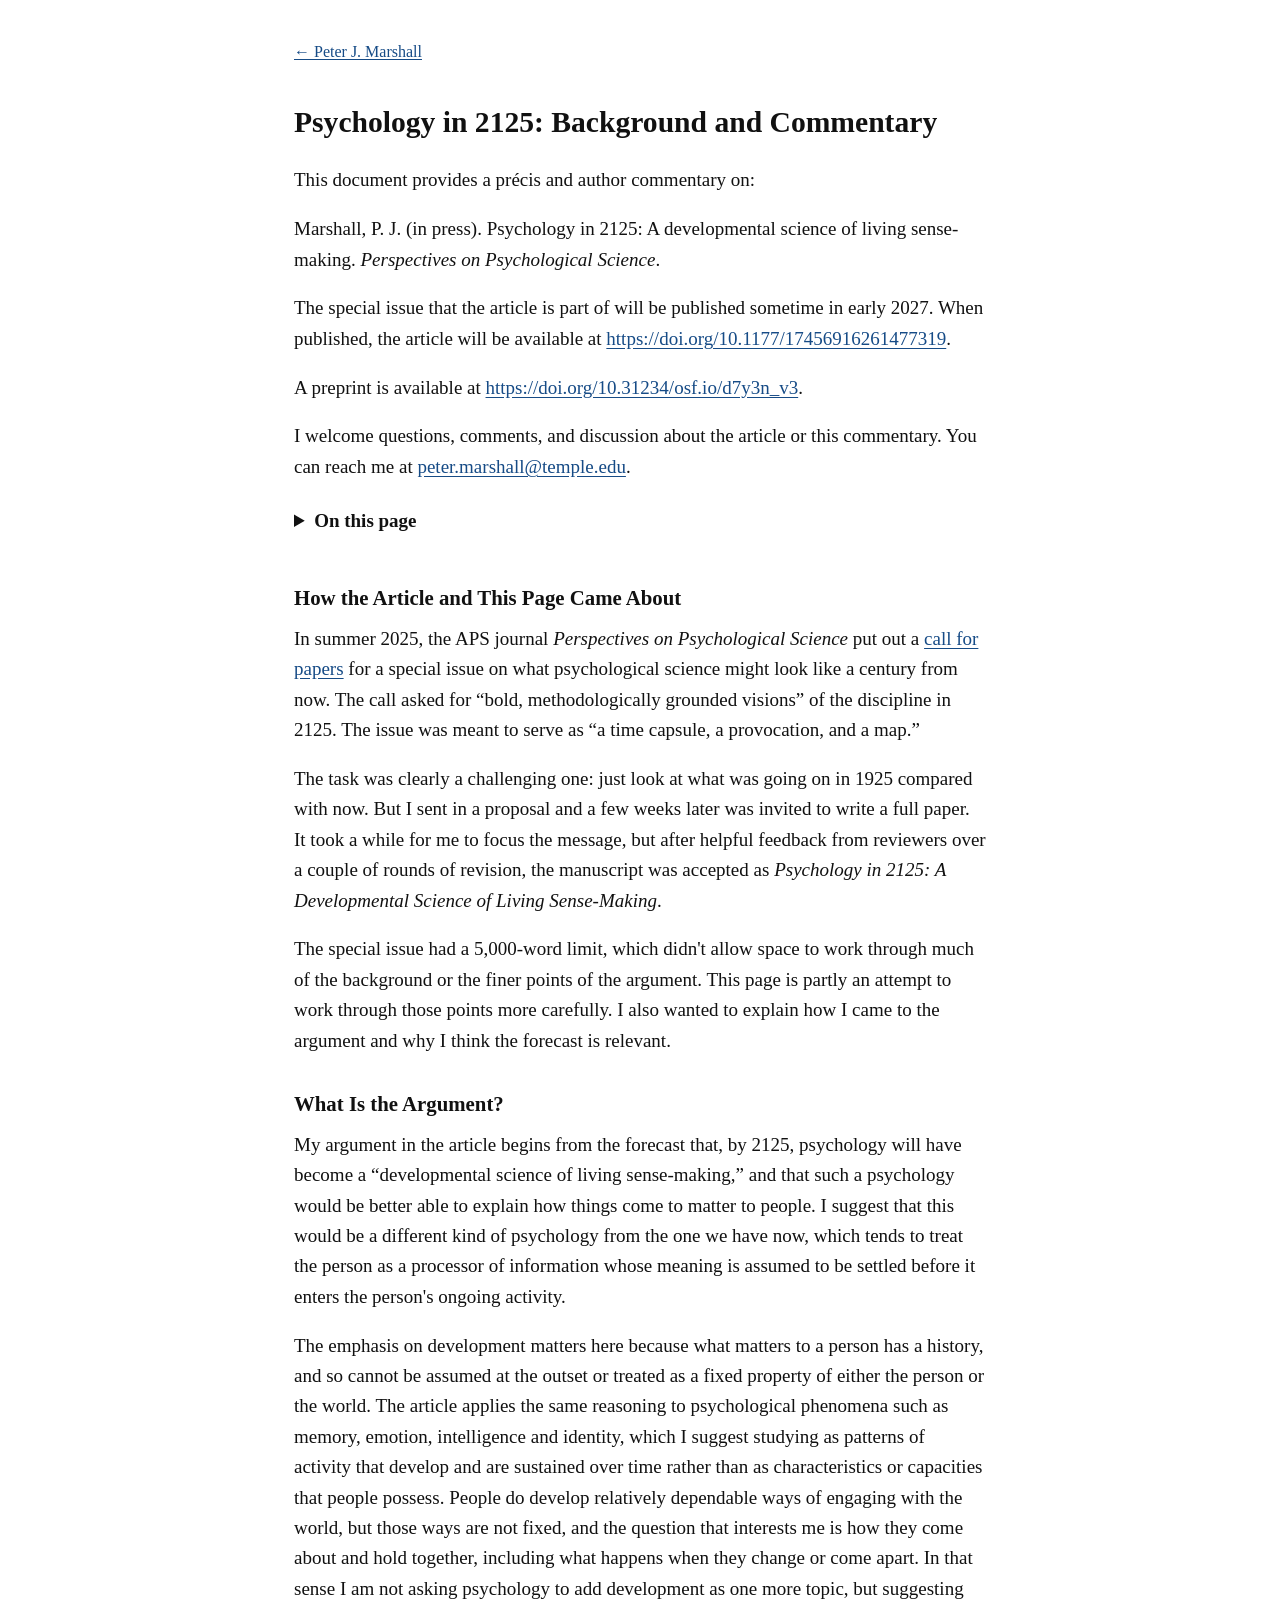
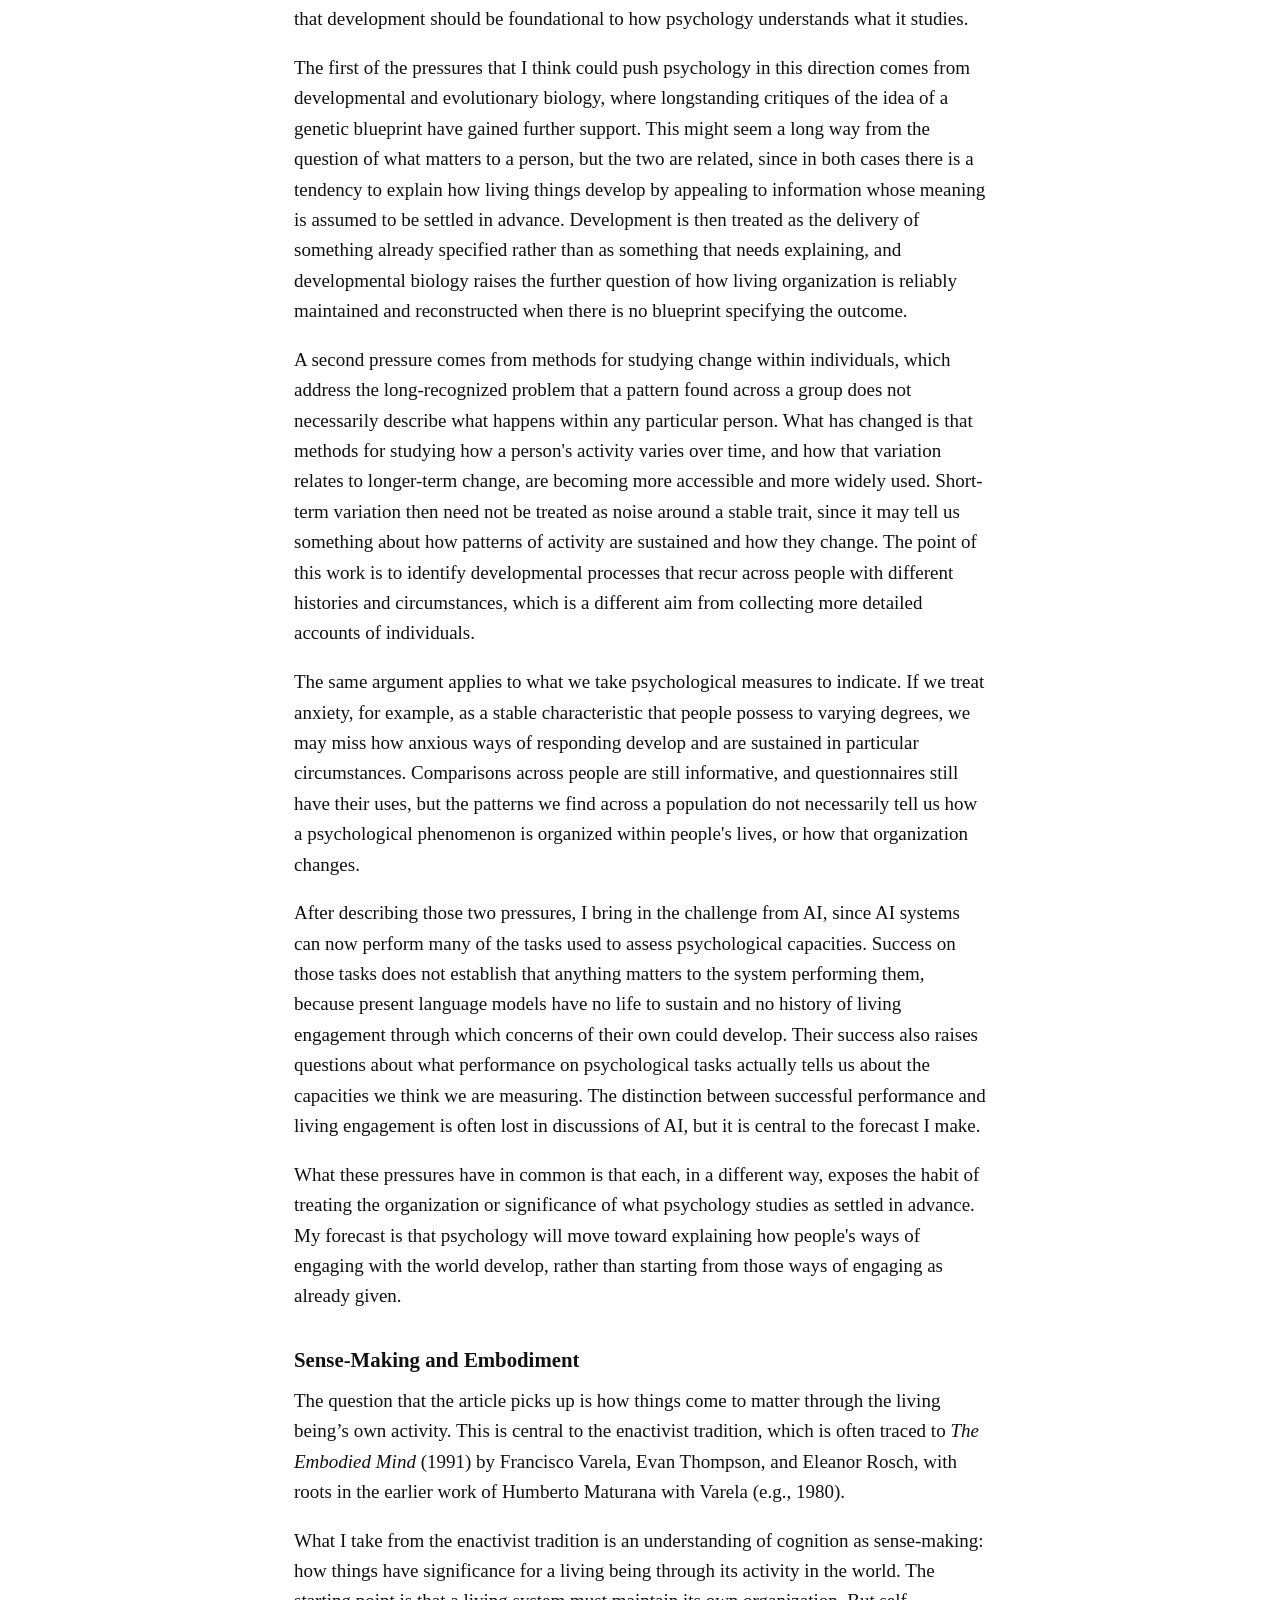
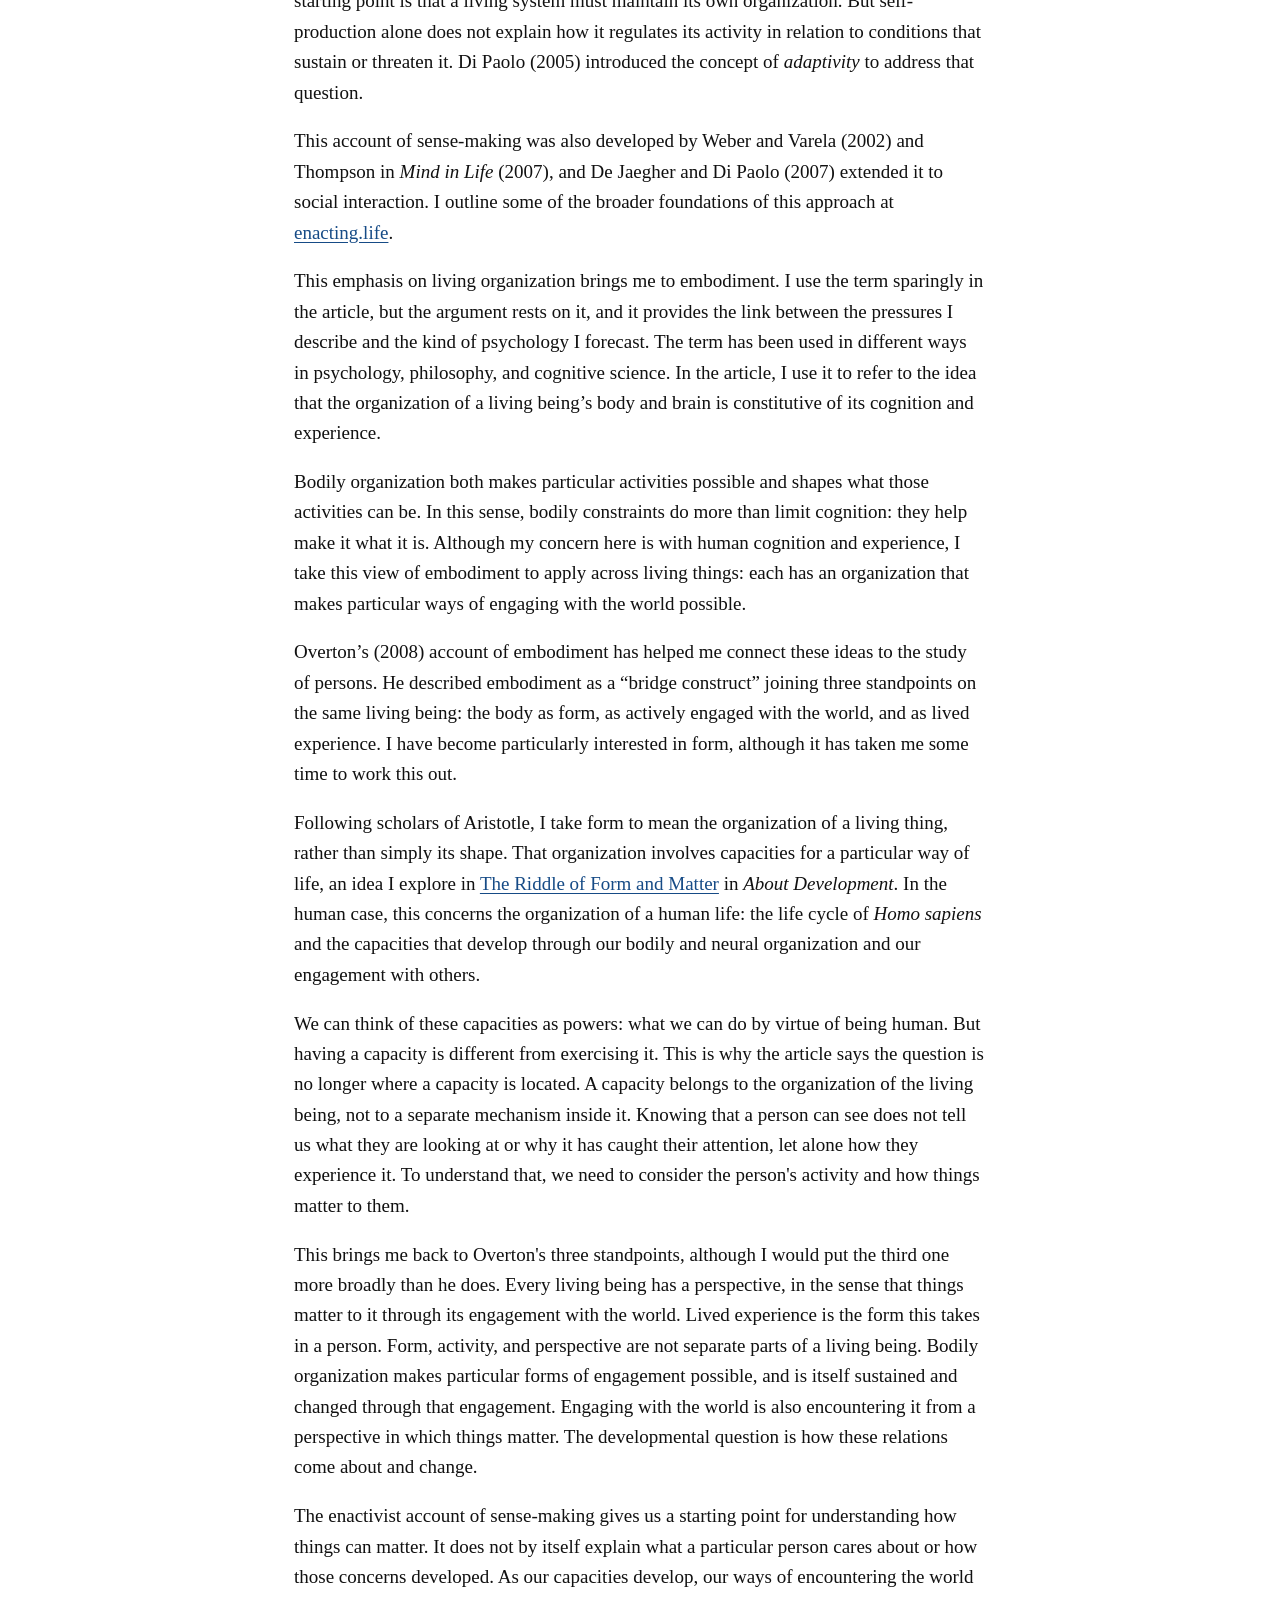
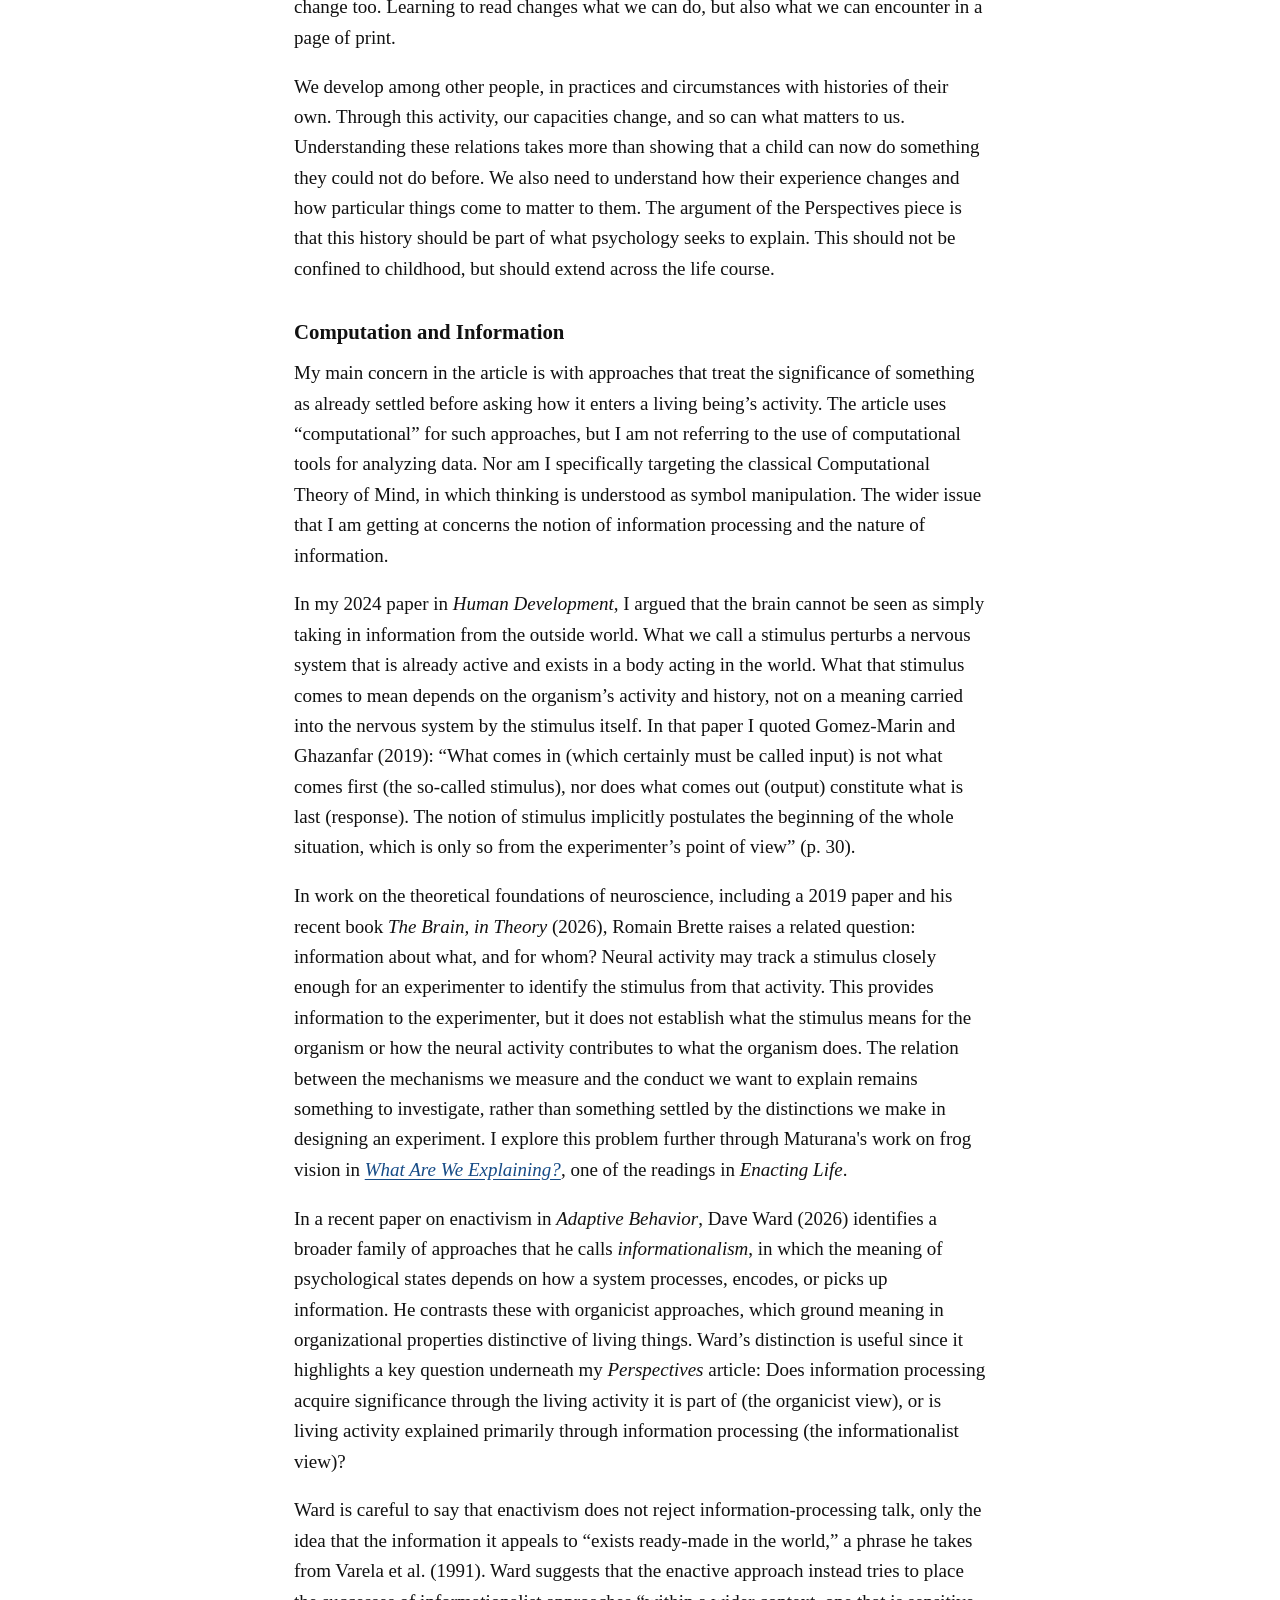
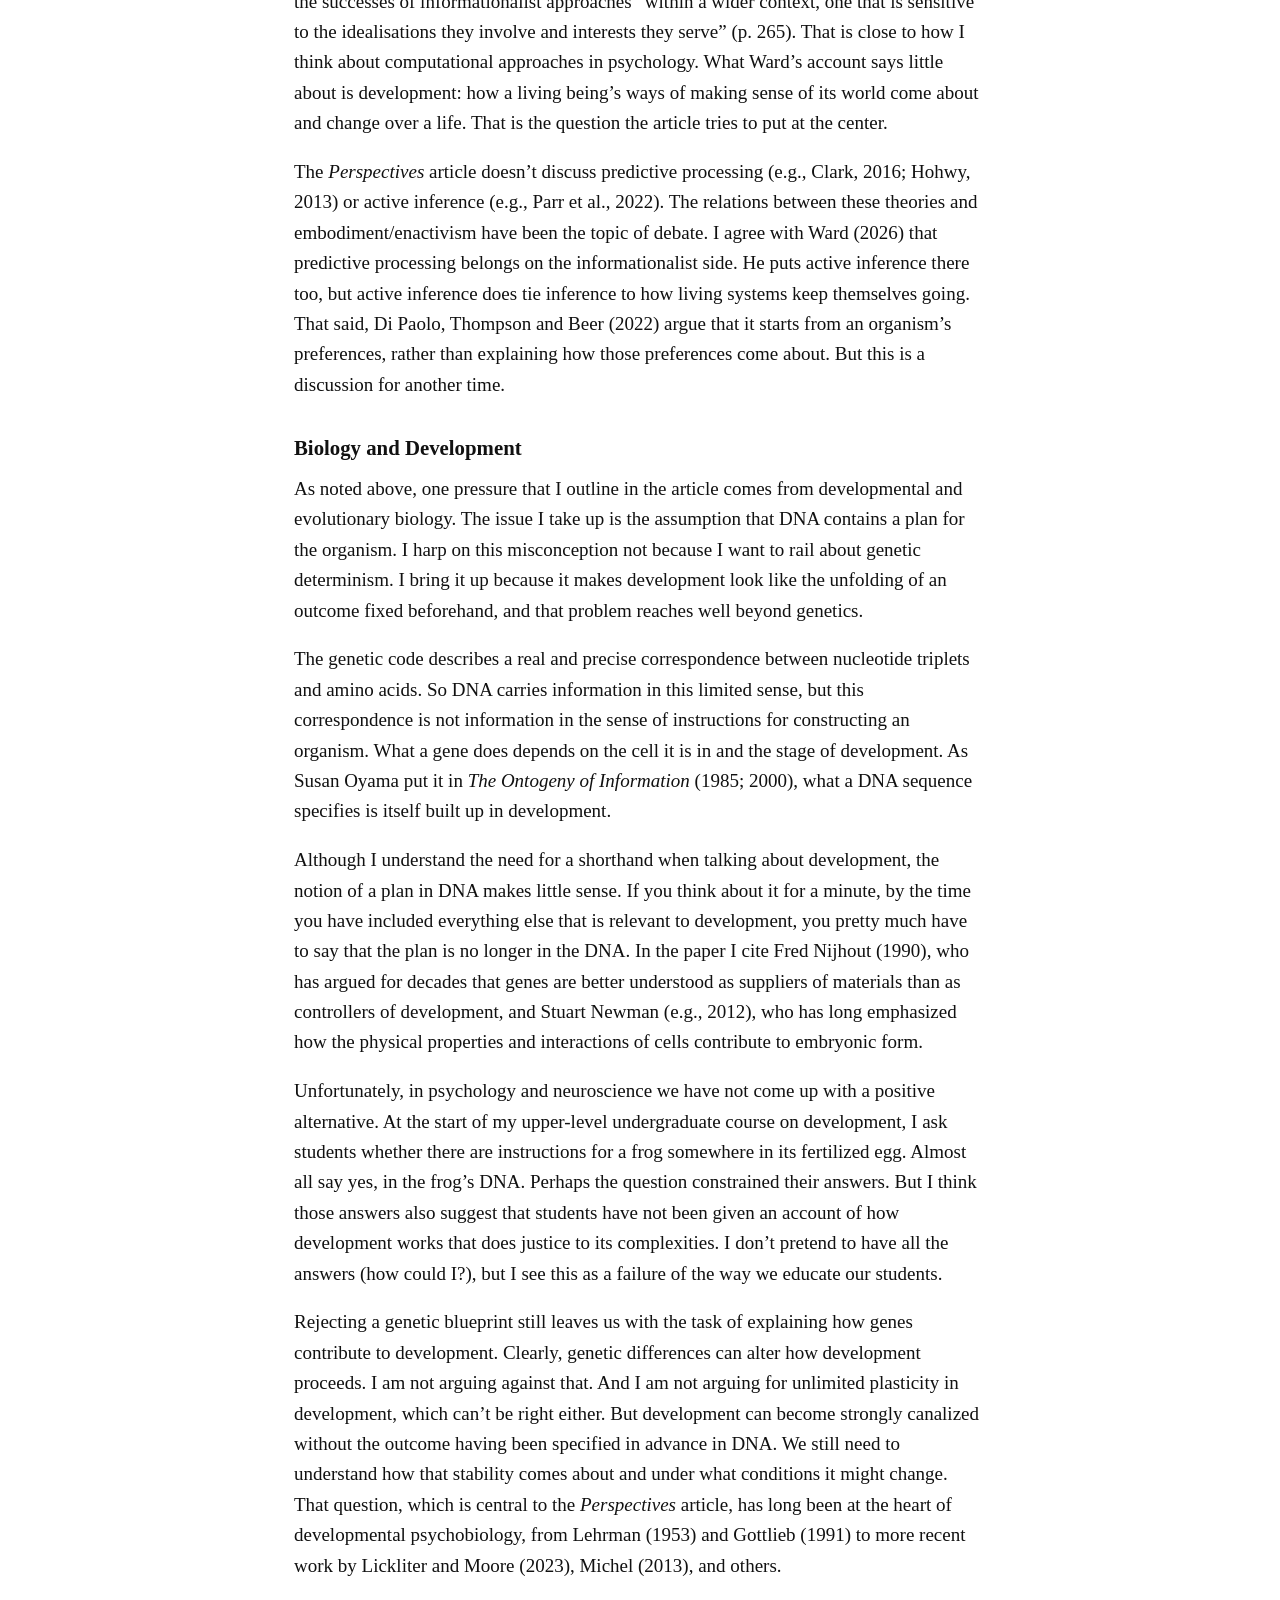
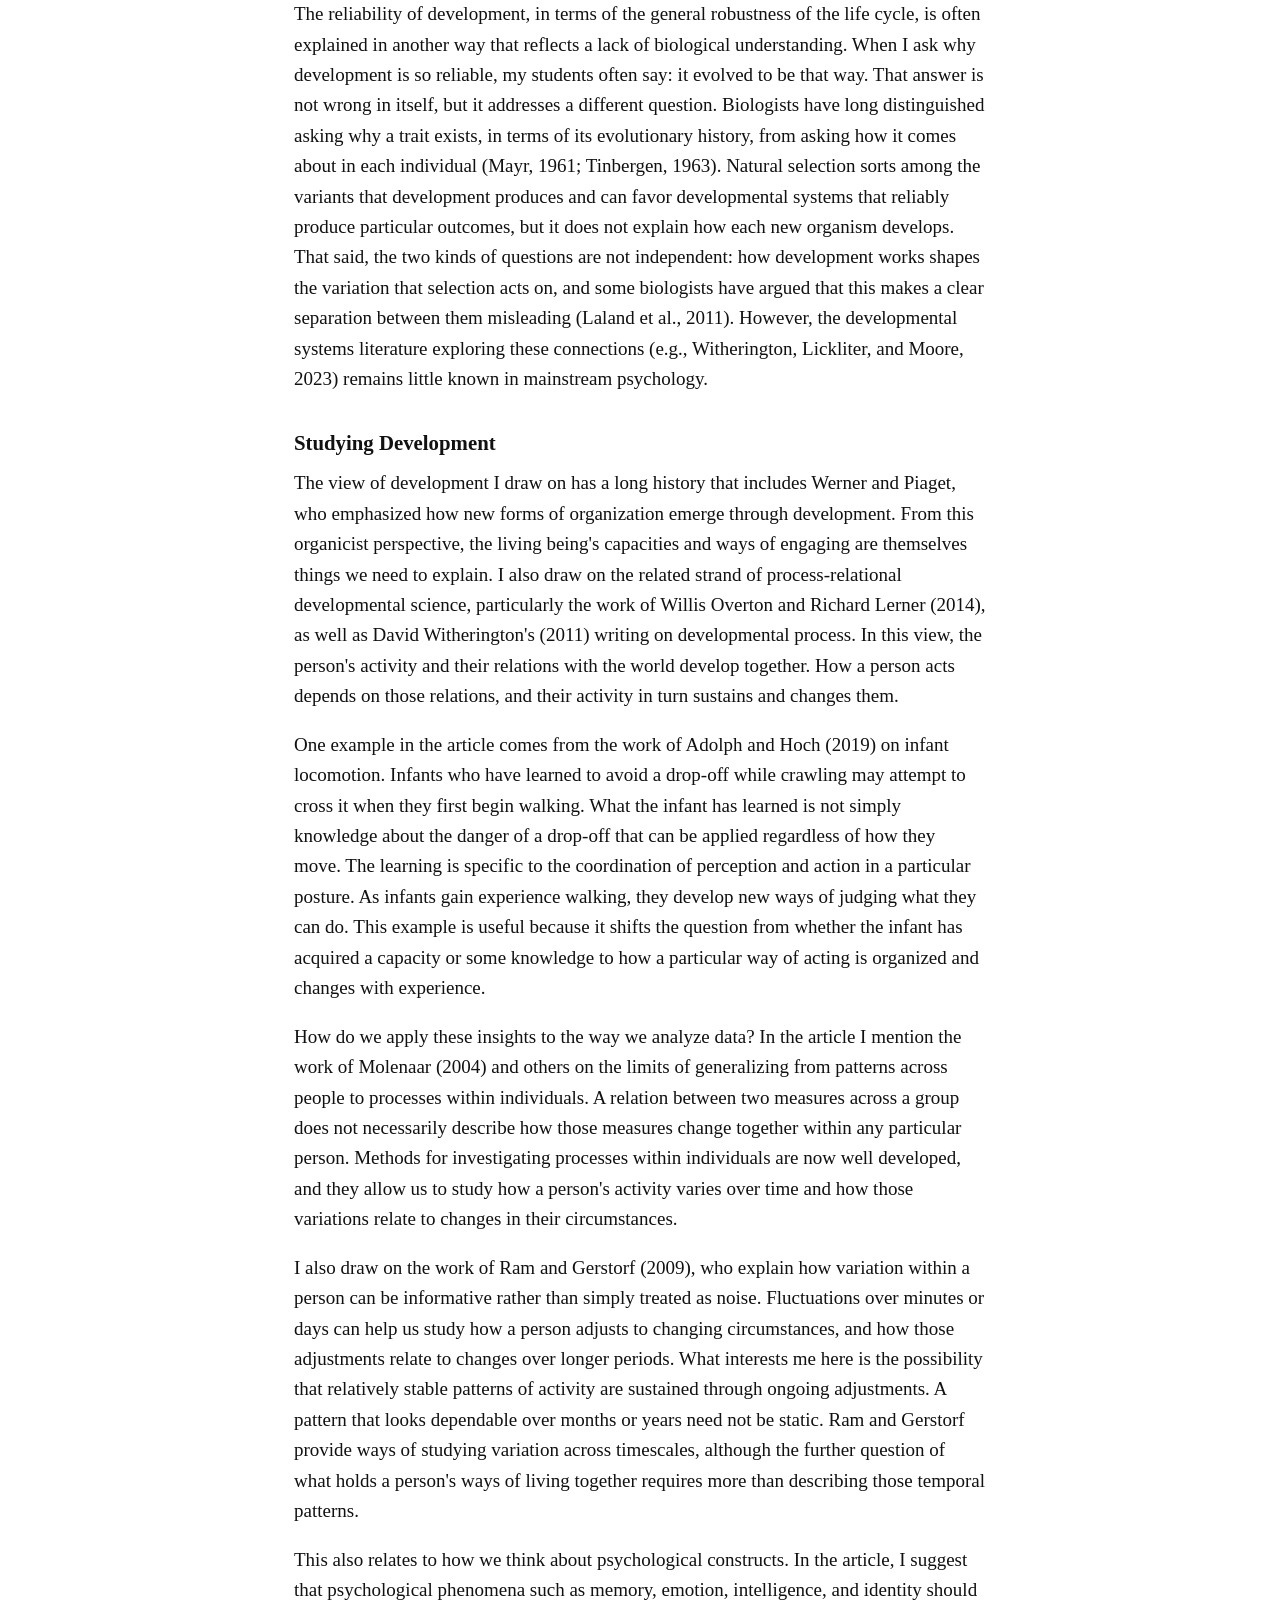
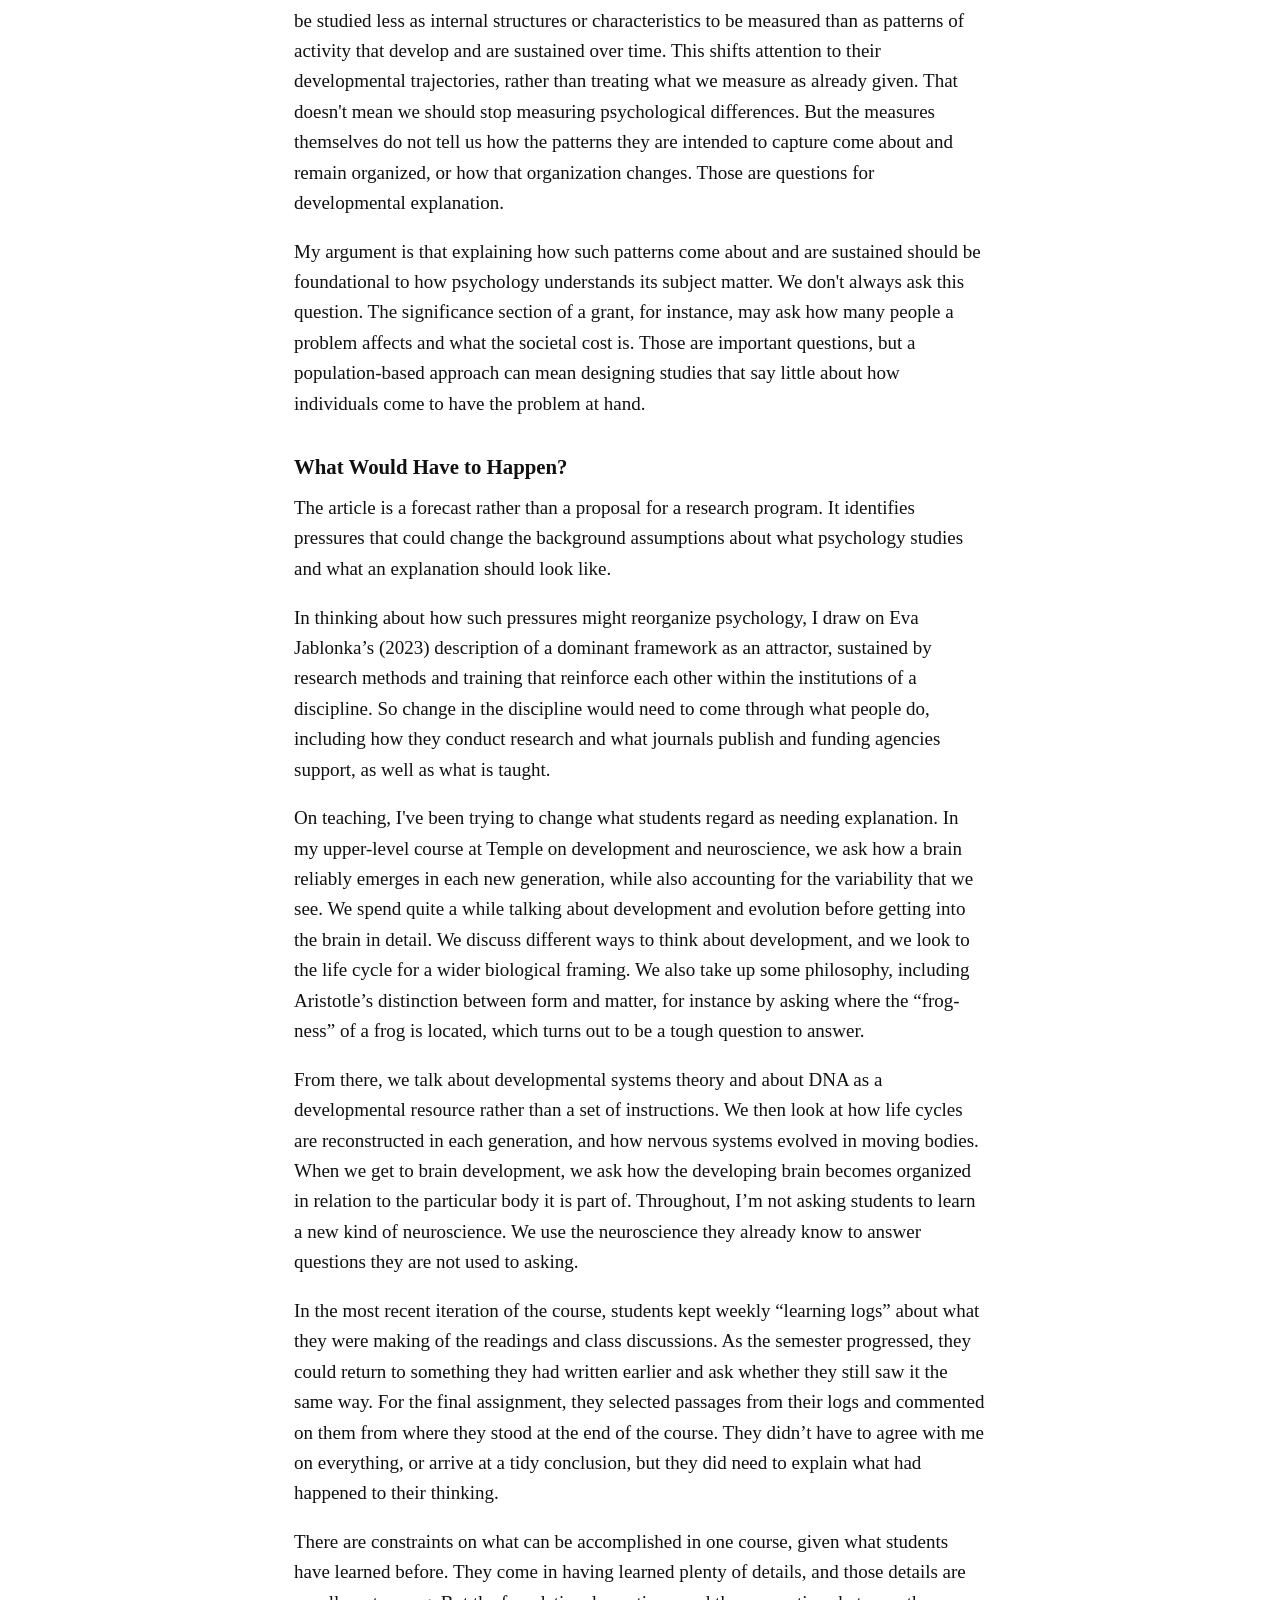
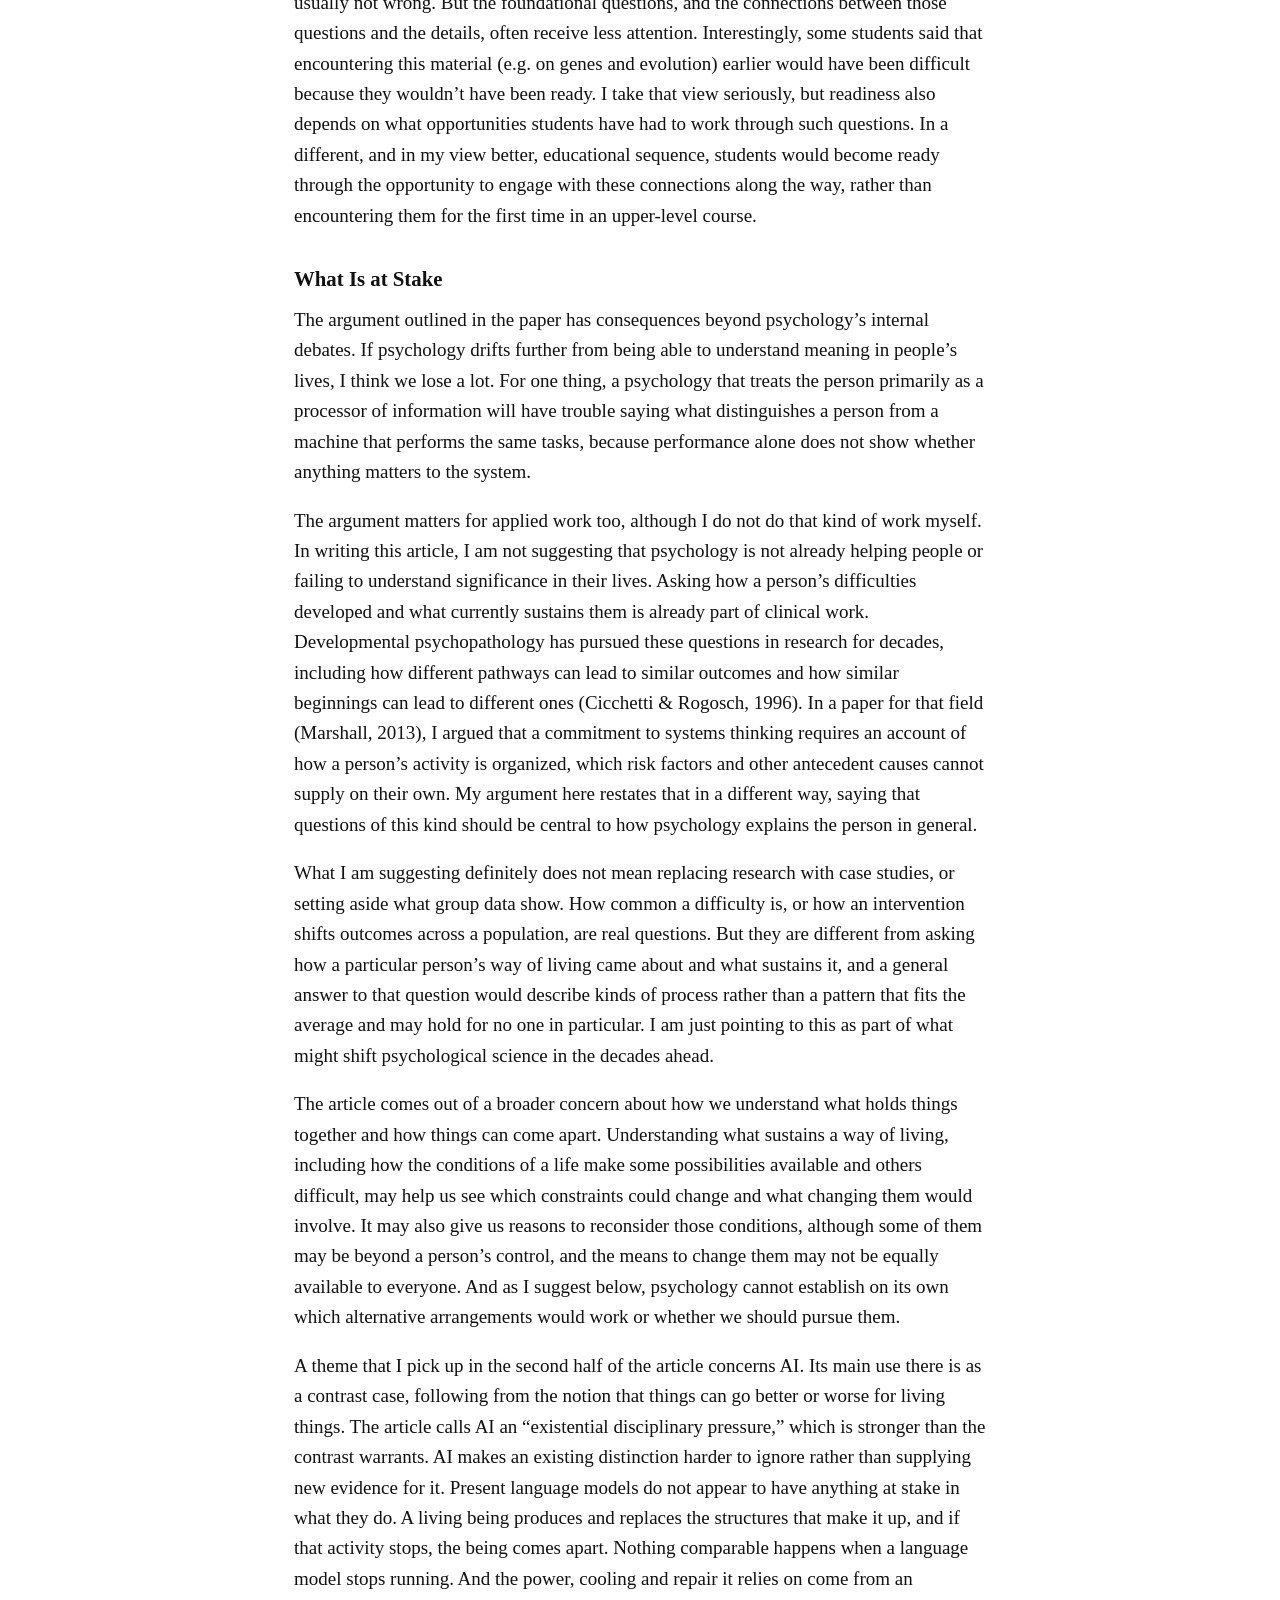
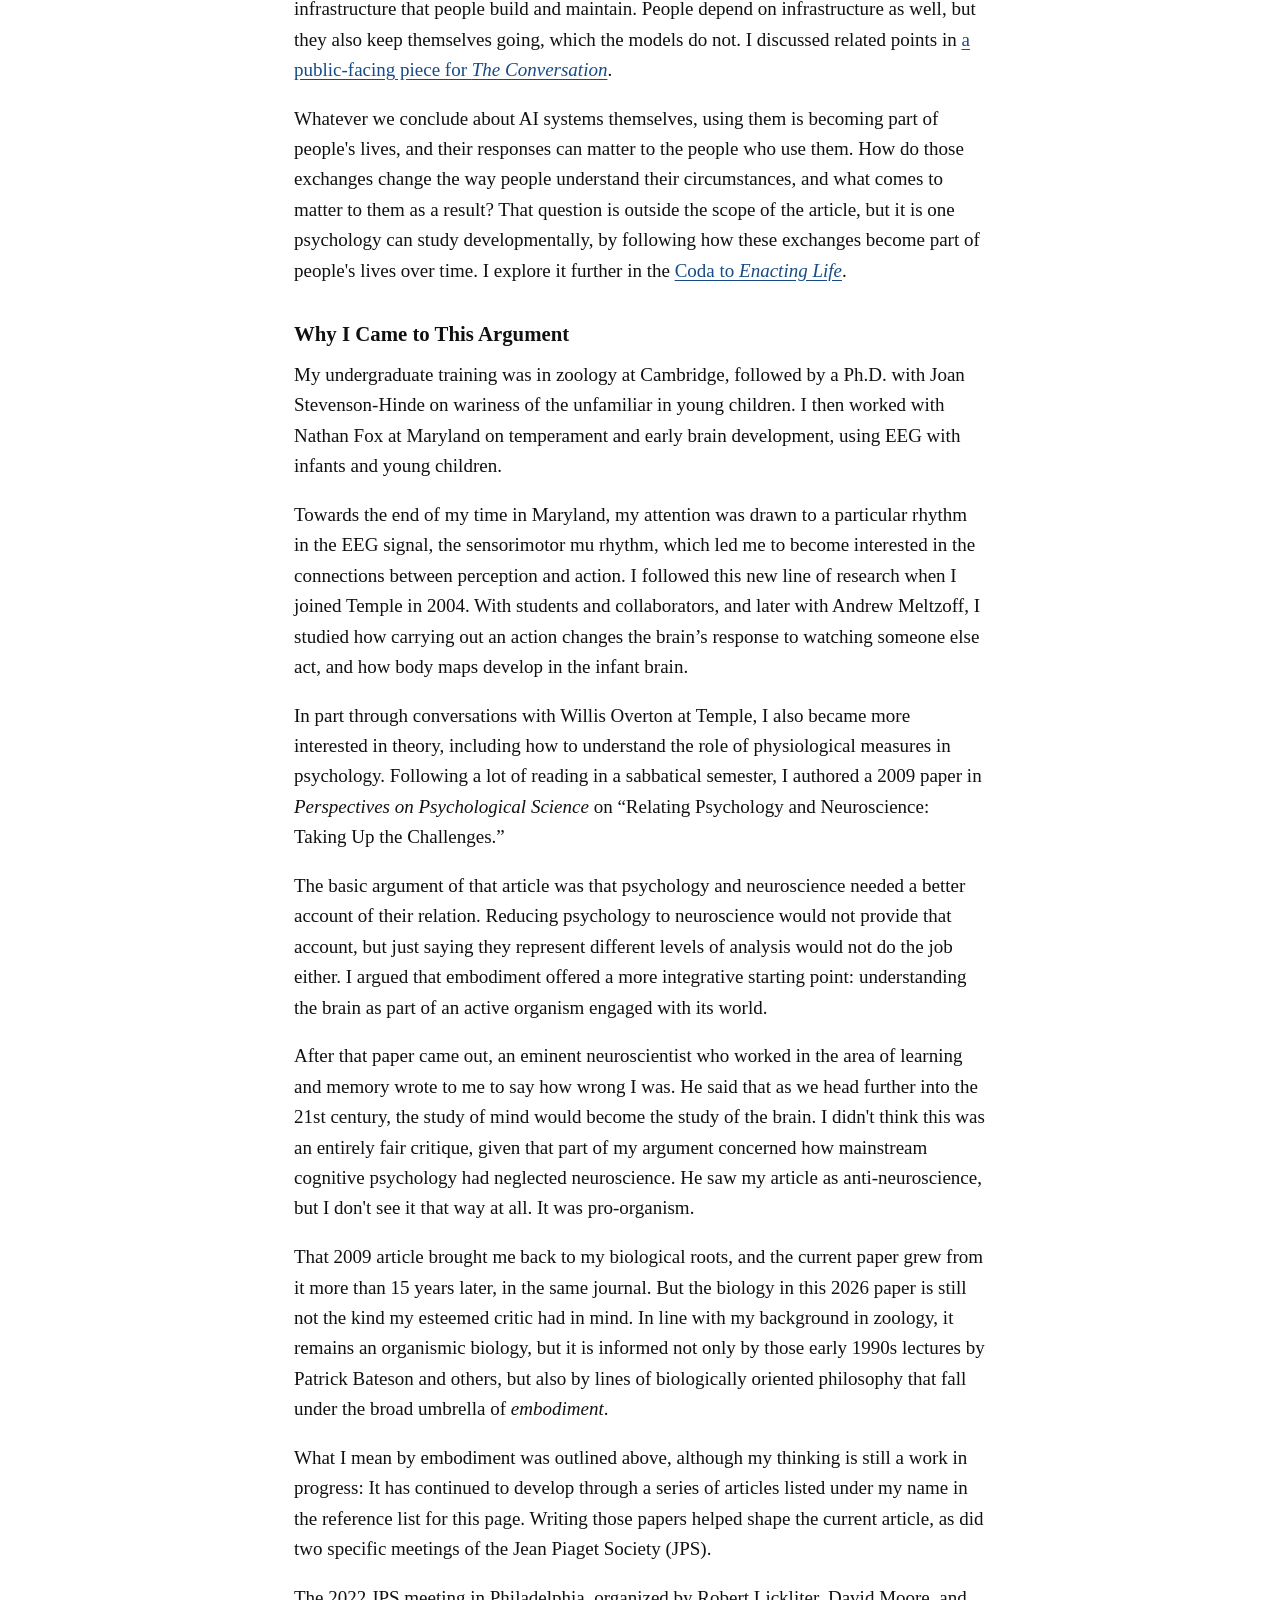
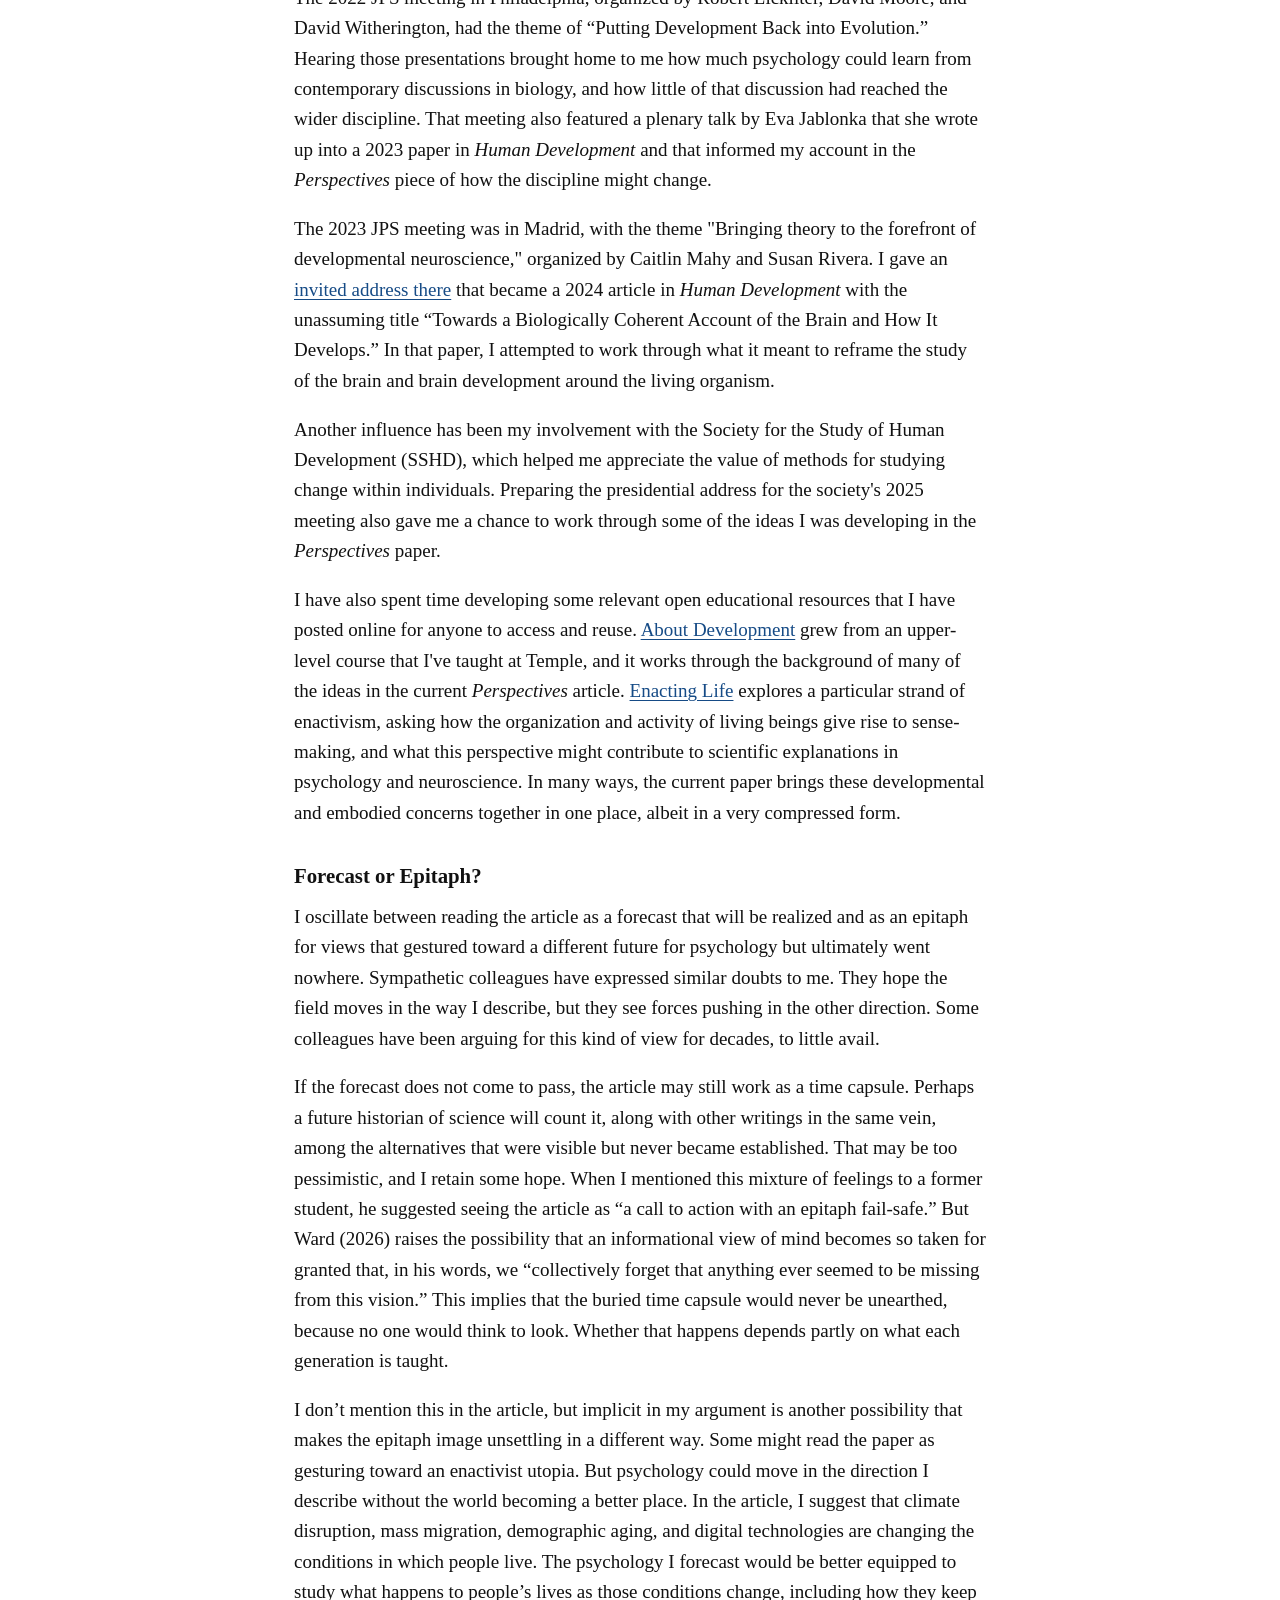
<file: psychology-2125.html>
<!DOCTYPE html>
<html xmlns="http://www.w3.org/1999/xhtml" lang="en" xml:lang="en"><head>

<meta charset="utf-8">
<meta name="generator" content="quarto-1.11.9">

<meta name="viewport" content="width=device-width, initial-scale=1.0, user-scalable=yes">


<title>Psychology in 2125: Background and Commentary</title>
<style>

span.smallcaps{font-variant: small-caps;}
div.columns{display: flex; gap: 1.5em;}
div.column{flex: auto;}
@media screen {
div.columns{gap: min(4vw, 1.5em);}
div.column{overflow-x: auto;}
}
div.hanging-indent{margin-left: 1.5em; text-indent: -1.5em;}
ul.task-list{list-style: none;}
ul.task-list li input[type="checkbox"] {
width: 0.8em;
margin: 0 0.8em 0.2em -1em;  vertical-align: middle;
}
.display.math{display: block; text-align: center; margin: 0.5rem auto;}
</style>


<script>/*!
 * clipboard.js v2.0.11
 * https://clipboardjs.com/
 *
 * Licensed MIT © Zeno Rocha
 */
!function(t,e){"object"==typeof exports&&"object"==typeof module?module.exports=e():"function"==typeof define&&define.amd?define([],e):"object"==typeof exports?exports.ClipboardJS=e():t.ClipboardJS=e()}(this,function(){return n={686:function(t,e,n){"use strict";n.d(e,{default:function(){return b}});var e=n(279),i=n.n(e),e=n(370),u=n.n(e),e=n(817),r=n.n(e);function c(t){try{return document.execCommand(t)}catch(t){return}}var a=function(t){t=r()(t);return c("cut"),t};function o(t,e){var n,o,t=(n=t,o="rtl"===document.documentElement.getAttribute("dir"),(t=document.createElement("textarea")).style.fontSize="12pt",t.style.border="0",t.style.padding="0",t.style.margin="0",t.style.position="absolute",t.style[o?"right":"left"]="-9999px",o=window.pageYOffset||document.documentElement.scrollTop,t.style.top="".concat(o,"px"),t.setAttribute("readonly",""),t.value=n,t);return e.container.appendChild(t),e=r()(t),c("copy"),t.remove(),e}var f=function(t){var e=1<arguments.length&&void 0!==arguments[1]?arguments[1]:{container:document.body},n="";return"string"==typeof t?n=o(t,e):t instanceof HTMLInputElement&&!["text","search","url","tel","password"].includes(null==t?void 0:t.type)?n=o(t.value,e):(n=r()(t),c("copy")),n};function l(t){return(l="function"==typeof Symbol&&"symbol"==typeof Symbol.iterator?function(t){return typeof t}:function(t){return t&&"function"==typeof Symbol&&t.constructor===Symbol&&t!==Symbol.prototype?"symbol":typeof t})(t)}var s=function(){var t=0<arguments.length&&void 0!==arguments[0]?arguments[0]:{},e=t.action,n=void 0===e?"copy":e,o=t.container,e=t.target,t=t.text;if("copy"!==n&&"cut"!==n)throw new Error('Invalid "action" value, use either "copy" or "cut"');if(void 0!==e){if(!e||"object"!==l(e)||1!==e.nodeType)throw new Error('Invalid "target" value, use a valid Element');if("copy"===n&&e.hasAttribute("disabled"))throw new Error('Invalid "target" attribute. Please use "readonly" instead of "disabled" attribute');if("cut"===n&&(e.hasAttribute("readonly")||e.hasAttribute("disabled")))throw new Error('Invalid "target" attribute. You can\'t cut text from elements with "readonly" or "disabled" attributes')}return t?f(t,{container:o}):e?"cut"===n?a(e):f(e,{container:o}):void 0};function p(t){return(p="function"==typeof Symbol&&"symbol"==typeof Symbol.iterator?function(t){return typeof t}:function(t){return t&&"function"==typeof Symbol&&t.constructor===Symbol&&t!==Symbol.prototype?"symbol":typeof t})(t)}function d(t,e){for(var n=0;n<e.length;n++){var o=e[n];o.enumerable=o.enumerable||!1,o.configurable=!0,"value"in o&&(o.writable=!0),Object.defineProperty(t,o.key,o)}}function y(t,e){return(y=Object.setPrototypeOf||function(t,e){return t.__proto__=e,t})(t,e)}function h(n){var o=function(){if("undefined"==typeof Reflect||!Reflect.construct)return!1;if(Reflect.construct.sham)return!1;if("function"==typeof Proxy)return!0;try{return Date.prototype.toString.call(Reflect.construct(Date,[],function(){})),!0}catch(t){return!1}}();return function(){var t,e=v(n);return t=o?(t=v(this).constructor,Reflect.construct(e,arguments,t)):e.apply(this,arguments),e=this,!(t=t)||"object"!==p(t)&&"function"!=typeof t?function(t){if(void 0!==t)return t;throw new ReferenceError("this hasn't been initialised - super() hasn't been called")}(e):t}}function v(t){return(v=Object.setPrototypeOf?Object.getPrototypeOf:function(t){return t.__proto__||Object.getPrototypeOf(t)})(t)}function m(t,e){t="data-clipboard-".concat(t);if(e.hasAttribute(t))return e.getAttribute(t)}var b=function(){!function(t,e){if("function"!=typeof e&&null!==e)throw new TypeError("Super expression must either be null or a function");t.prototype=Object.create(e&&e.prototype,{constructor:{value:t,writable:!0,configurable:!0}}),e&&y(t,e)}(r,i());var t,e,n,o=h(r);function r(t,e){var n;return function(t){if(!(t instanceof r))throw new TypeError("Cannot call a class as a function")}(this),(n=o.call(this)).resolveOptions(e),n.listenClick(t),n}return t=r,n=[{key:"copy",value:function(t){var e=1<arguments.length&&void 0!==arguments[1]?arguments[1]:{container:document.body};return f(t,e)}},{key:"cut",value:function(t){return a(t)}},{key:"isSupported",value:function(){var t=0<arguments.length&&void 0!==arguments[0]?arguments[0]:["copy","cut"],t="string"==typeof t?[t]:t,e=!!document.queryCommandSupported;return t.forEach(function(t){e=e&&!!document.queryCommandSupported(t)}),e}}],(e=[{key:"resolveOptions",value:function(){var t=0<arguments.length&&void 0!==arguments[0]?arguments[0]:{};this.action="function"==typeof t.action?t.action:this.defaultAction,this.target="function"==typeof t.target?t.target:this.defaultTarget,this.text="function"==typeof t.text?t.text:this.defaultText,this.container="object"===p(t.container)?t.container:document.body}},{key:"listenClick",value:function(t){var e=this;this.listener=u()(t,"click",function(t){return e.onClick(t)})}},{key:"onClick",value:function(t){var e=t.delegateTarget||t.currentTarget,n=this.action(e)||"copy",t=s({action:n,container:this.container,target:this.target(e),text:this.text(e)});this.emit(t?"success":"error",{action:n,text:t,trigger:e,clearSelection:function(){e&&e.focus(),window.getSelection().removeAllRanges()}})}},{key:"defaultAction",value:function(t){return m("action",t)}},{key:"defaultTarget",value:function(t){t=m("target",t);if(t)return document.querySelector(t)}},{key:"defaultText",value:function(t){return m("text",t)}},{key:"destroy",value:function(){this.listener.destroy()}}])&&d(t.prototype,e),n&&d(t,n),r}()},828:function(t){var e;"undefined"==typeof Element||Element.prototype.matches||((e=Element.prototype).matches=e.matchesSelector||e.mozMatchesSelector||e.msMatchesSelector||e.oMatchesSelector||e.webkitMatchesSelector),t.exports=function(t,e){for(;t&&9!==t.nodeType;){if("function"==typeof t.matches&&t.matches(e))return t;t=t.parentNode}}},438:function(t,e,n){var u=n(828);function i(t,e,n,o,r){var i=function(e,n,t,o){return function(t){t.delegateTarget=u(t.target,n),t.delegateTarget&&o.call(e,t)}}.apply(this,arguments);return t.addEventListener(n,i,r),{destroy:function(){t.removeEventListener(n,i,r)}}}t.exports=function(t,e,n,o,r){return"function"==typeof t.addEventListener?i.apply(null,arguments):"function"==typeof n?i.bind(null,document).apply(null,arguments):("string"==typeof t&&(t=document.querySelectorAll(t)),Array.prototype.map.call(t,function(t){return i(t,e,n,o,r)}))}},879:function(t,n){n.node=function(t){return void 0!==t&&t instanceof HTMLElement&&1===t.nodeType},n.nodeList=function(t){var e=Object.prototype.toString.call(t);return void 0!==t&&("[object NodeList]"===e||"[object HTMLCollection]"===e)&&"length"in t&&(0===t.length||n.node(t[0]))},n.string=function(t){return"string"==typeof t||t instanceof String},n.fn=function(t){return"[object Function]"===Object.prototype.toString.call(t)}},370:function(t,e,n){var f=n(879),l=n(438);t.exports=function(t,e,n){if(!t&&!e&&!n)throw new Error("Missing required arguments");if(!f.string(e))throw new TypeError("Second argument must be a String");if(!f.fn(n))throw new TypeError("Third argument must be a Function");if(f.node(t))return c=e,a=n,(u=t).addEventListener(c,a),{destroy:function(){u.removeEventListener(c,a)}};if(f.nodeList(t))return o=t,r=e,i=n,Array.prototype.forEach.call(o,function(t){t.addEventListener(r,i)}),{destroy:function(){Array.prototype.forEach.call(o,function(t){t.removeEventListener(r,i)})}};if(f.string(t))return t=t,e=e,n=n,l(document.body,t,e,n);throw new TypeError("First argument must be a String, HTMLElement, HTMLCollection, or NodeList");var o,r,i,u,c,a}},817:function(t){t.exports=function(t){var e,n="SELECT"===t.nodeName?(t.focus(),t.value):"INPUT"===t.nodeName||"TEXTAREA"===t.nodeName?((e=t.hasAttribute("readonly"))||t.setAttribute("readonly",""),t.select(),t.setSelectionRange(0,t.value.length),e||t.removeAttribute("readonly"),t.value):(t.hasAttribute("contenteditable")&&t.focus(),n=window.getSelection(),(e=document.createRange()).selectNodeContents(t),n.removeAllRanges(),n.addRange(e),n.toString());return n}},279:function(t){function e(){}e.prototype={on:function(t,e,n){var o=this.e||(this.e={});return(o[t]||(o[t]=[])).push({fn:e,ctx:n}),this},once:function(t,e,n){var o=this;function r(){o.off(t,r),e.apply(n,arguments)}return r._=e,this.on(t,r,n)},emit:function(t){for(var e=[].slice.call(arguments,1),n=((this.e||(this.e={}))[t]||[]).slice(),o=0,r=n.length;o<r;o++)n[o].fn.apply(n[o].ctx,e);return this},off:function(t,e){var n=this.e||(this.e={}),o=n[t],r=[];if(o&&e)for(var i=0,u=o.length;i<u;i++)o[i].fn!==e&&o[i].fn._!==e&&r.push(o[i]);return r.length?n[t]=r:delete n[t],this}},t.exports=e,t.exports.TinyEmitter=e}},r={},o.n=function(t){var e=t&&t.__esModule?function(){return t.default}:function(){return t};return o.d(e,{a:e}),e},o.d=function(t,e){for(var n in e)o.o(e,n)&&!o.o(t,n)&&Object.defineProperty(t,n,{enumerable:!0,get:e[n]})},o.o=function(t,e){return Object.prototype.hasOwnProperty.call(t,e)},o(686).default;function o(t){if(r[t])return r[t].exports;var e=r[t]={exports:{}};return n[t](e,e.exports,o),e.exports}var n,r});</script>
<script>(function (root, factory) {
  if (typeof define === "function" && define.amd) {
    define([], function () {
      return factory(root);
    });
  } else if (typeof exports === "object") {
    module.exports = factory(root);
  } else {
    root.Tabby = factory(root);
  }
})(
  typeof global !== "undefined"
    ? global
    : typeof window !== "undefined"
    ? window
    : this,
  function (window) {
    "use strict";

    //
    // Variables
    //

    var defaults = {
      idPrefix: "tabby-toggle_",
      default: "[data-tabby-default]",
    };

    //
    // Methods
    //

    /**
     * Merge two or more objects together.
     * @param   {Object}   objects  The objects to merge together
     * @returns {Object}            Merged values of defaults and options
     */
    var extend = function () {
      var merged = {};
      Array.prototype.forEach.call(arguments, function (obj) {
        for (var key in obj) {
          if (!obj.hasOwnProperty(key)) return;
          merged[key] = obj[key];
        }
      });
      return merged;
    };

    /**
     * Emit a custom event
     * @param  {String} type    The event type
     * @param  {Node}   tab     The tab to attach the event to
     * @param  {Node}   details Details about the event
     */
    var emitEvent = function (tab, details) {
      // Create a new event
      var event;
      if (typeof window.CustomEvent === "function") {
        event = new CustomEvent("tabby", {
          bubbles: true,
          cancelable: true,
          detail: details,
        });
      } else {
        event = document.createEvent("CustomEvent");
        event.initCustomEvent("tabby", true, true, details);
      }

      // Dispatch the event
      tab.dispatchEvent(event);
    };

    // In revealjs, arrow keys belong to slide navigation: tabs stay in the Tab
    // order and activate on focus. Elsewhere tabs use a roving tabindex with
    // arrow key navigation.
    var isReveal = function () {
      return window.document.body.classList.contains("reveal-viewport");
    };

    var focusHandler = function (event) {
      toggle(event.target);
    };

    var getKeyboardFocusableElements = function (element) {
      return [
        ...element.querySelectorAll(
          'a[href], button, input, textarea, select, summary,[tabindex]:not([tabindex="-1"])'
        ),
      ].filter(
        // Shown elements only, as the browser skips the others: hidden content,
        // like unselected panels (also of a nested tabset), is not rendered,
        // and revealjs fragments not yet shown have `visibility: hidden`
        (el) =>
          el.getAttribute("tabindex") !== "-1" &&
          !el.matches(":disabled") &&
          !el.getAttribute("aria-hidden") &&
          el.getClientRects().length > 0 &&
          window.getComputedStyle(el).visibility === "visible"
      );
    };

    // Tabs set up by tabby, as opposed to other tab widgets in a panel
    var tabbyTabs = new WeakSet();

    // The tab of a tab or of a tab panel
    var getTab = function (tabOrPanel) {
      return tabOrPanel.getAttribute("role") === "tab"
        ? tabOrPanel
        : document.getElementById(tabOrPanel.getAttribute("aria-labelledby"));
    };

    // Selects a tab and focuses the last focusable element of its panel, or
    // the tab itself if there is none. The panel content is hidden until the
    // tab is selected. When the panel ends with a nested tabset, its end is
    // the end of that tabset's last panel, as Tab would reach it.
    var focusEndOf = function (tab) {
      toggle(tab);
      var content = document.querySelector(tab.hash);
      var last = getKeyboardFocusableElements(content).pop();
      if (!last) return tab.focus();

      // Outermost tabby tab or tab panel between the last element and this
      // panel; other tab widgets are ordinary panel content
      var nestedTab;
      for (var node = last; node && node !== content; node = node.parentElement) {
        var role = node.getAttribute("role");
        var nodeTab =
          role === "tab" ? node : role === "tabpanel" ? getTab(node) : null;
        if (nodeTab && tabbyTabs.has(nodeTab)) nestedTab = nodeTab;
      }
      var nested = nestedTab && getTabsMap(nestedTab);
      if (nested) return focusEndOf(nested.tabs[nested.tabs.length - 1]);
      last.focus();
    };

    // In revealjs, Tab goes from a tab to its panel content and from the end
    // of that content to the next tab; Shift+Tab goes the other way. Tabs come
    // before all panels in the DOM, so the browser alone would go tab to tab.
    var tabOrderHandler = function (event) {
      // Leave Tab to controls that handle it themselves, like code editors
      if (event.key !== "Tab" || event.defaultPrevented) return;
      var current = event.currentTarget;
      var onTab = current.getAttribute("role") === "tab";
      var tab = getTab(current);
      var map = tab && getTabsMap(tab);
      if (!map) return;

      var target;
      if (onTab && !event.shiftKey) {
        target = getKeyboardFocusableElements(
          document.querySelector(tab.hash)
        )[0];
      } else if (onTab) {
        var previous = map.tabs[map.index - 1];
        if (!previous) return;
        event.preventDefault();
        focusEndOf(previous);
        return;
      } else {
        var focusables = getKeyboardFocusableElements(current);
        if (event.shiftKey && event.target === focusables[0]) {
          target = tab;
        } else if (
          !event.shiftKey &&
          event.target === focusables[focusables.length - 1]
        ) {
          target = map.tabs[map.index + 1];
        }
      }
      if (!target) return;

      event.preventDefault();
      target.focus();
    };

    // Whether Shift+Tab is being pressed. Focus moves while the key is down, so
    // this tells focus changes made by Shift+Tab apart from clicks.
    var shiftTabDown = false;
    var trackShiftTab = function () {
      if (trackShiftTab.done) return;
      trackShiftTab.done = true;
      document.addEventListener(
        "keydown",
        function (event) {
          shiftTabDown = event.key === "Tab" && event.shiftKey;
        },
        true
      );
      // A click, or leaving the window (the keyup then goes elsewhere), ends it
      // too
      var clear = function () {
        shiftTabDown = false;
      };
      document.addEventListener("keyup", clear, true);
      document.addEventListener("pointerdown", clear, true);
      window.addEventListener("blur", clear);
    };

    // In revealjs, Shift+Tab from after a tabset reaches the content of the
    // selected panel first, which skips the tabs after it. Start from the end
    // of the last panel instead, so Shift+Tab is the reverse of Tab. Only for
    // Shift+Tab: a click in a panel must keep that panel.
    var backwardEntryHandler = function (event) {
      var from = event.relatedTarget;
      var tab = getTab(event.currentTarget);
      var map = tab && getTabsMap(tab);
      if (!from || !map || !shiftTabDown) return;

      var tabList = map.tabs[0].closest('[role="tablist"]');
      var fromInside = Array.prototype.some.call(map.tabs, function (tab) {
        var content = document.querySelector(tab.hash);
        return tab === from || (content && content.contains(from));
      });
      var fromAfter =
        from.compareDocumentPosition(tabList) &
        Node.DOCUMENT_POSITION_PRECEDING;
      var last = map.tabs[map.tabs.length - 1];
      var lastContent = document.querySelector(last.hash);
      if (
        fromInside ||
        !fromAfter ||
        !lastContent ||
        lastContent.contains(event.target)
      ) {
        return;
      }

      focusEndOf(last);
    };

    /**
     * Remove roles and attributes from a tab and its content
     * @param  {Node}   tab      The tab
     * @param  {Node}   content  The tab content
     * @param  {Object} settings User settings and options
     */
    var destroyTab = function (tab, content, settings) {
      // Remove the generated ID
      if (tab.id.slice(0, settings.idPrefix.length) === settings.idPrefix) {
        tab.id = "";
      }

      // remove event listener
      tab.removeEventListener("focus", focusHandler, true);
      tab.removeEventListener("keydown", tabOrderHandler);
      content.removeEventListener("keydown", tabOrderHandler);
      tab.removeEventListener("focusin", backwardEntryHandler);
      content.removeEventListener("focusin", backwardEntryHandler);

      // Remove roles
      tab.removeAttribute("role");
      tab.removeAttribute("aria-controls");
      tab.removeAttribute("aria-selected");
      tab.removeAttribute("tabindex");
      tab.closest("li").removeAttribute("role");
      content.removeAttribute("role");
      content.removeAttribute("aria-labelledby");
      content.removeAttribute("hidden");
    };

    /**
     * Add the required roles and attributes to a tab and its content
     * @param  {Node}   tab      The tab
     * @param  {Node}   content  The tab content
     * @param  {Object} settings User settings and options
     */
    var setupTab = function (tab, content, settings) {
      // Give tab an ID if it doesn't already have one
      if (!tab.id) {
        tab.id = settings.idPrefix + content.id;
      }

      // Add roles
      tab.setAttribute("role", "tab");
      tabbyTabs.add(tab);
      tab.setAttribute("aria-controls", content.id);
      tab.closest("li").setAttribute("role", "presentation");
      content.setAttribute("role", "tabpanel");
      content.setAttribute("aria-labelledby", tab.id);

      // Add selected state
      if (tab.matches(settings.default)) {
        tab.setAttribute("aria-selected", "true");
      } else {
        tab.setAttribute("aria-selected", "false");
        if (!isReveal()) tab.setAttribute("tabindex", "-1");
        content.setAttribute("hidden", "hidden");
      }

      // add focus and Tab order event listeners
      if (isReveal()) {
        tab.addEventListener("focus", focusHandler);
        tab.addEventListener("keydown", tabOrderHandler);
        content.addEventListener("keydown", tabOrderHandler);
        tab.addEventListener("focusin", backwardEntryHandler);
        content.addEventListener("focusin", backwardEntryHandler);
        trackShiftTab();
      }
    };

    /**
     * Hide a tab and its content
     * @param  {Node} newTab The new tab that's replacing it
     */
    var hide = function (newTab) {
      // Variables
      var tabGroup = newTab.closest('[role="tablist"]');
      if (!tabGroup) return {};
      var tab = tabGroup.querySelector('[role="tab"][aria-selected="true"]');
      if (!tab) return {};
      var content = document.querySelector(tab.hash);

      // Hide the tab
      tab.setAttribute("aria-selected", "false");
      if (!isReveal()) tab.setAttribute("tabindex", "-1");

      // Hide the content
      if (!content) return { previousTab: tab };
      content.setAttribute("hidden", "hidden");

      // Return the hidden tab and content
      return {
        previousTab: tab,
        previousContent: content,
      };
    };

    /**
     * Show a tab and its content
     * @param  {Node} tab      The tab
     * @param  {Node} content  The tab content
     */
    var show = function (tab, content) {
      tab.setAttribute("aria-selected", "true");
      if (!isReveal()) tab.setAttribute("tabindex", "0");
      content.removeAttribute("hidden");
      tab.focus();
    };

    /**
     * Toggle a new tab
     * @param  {Node} tab The tab to show
     */
    var toggle = function (tab) {
      // Make sure there's a tab to toggle and it's not already active
      if (!tab || tab.getAttribute("aria-selected") == "true") return;

      // Variables
      var content = document.querySelector(tab.hash);
      if (!content) return;

      // Hide active tab and content
      var details = hide(tab);

      // Show new tab and content
      show(tab, content);

      // Add event details
      details.tab = tab;
      details.content = content;

      // Emit a custom event
      emitEvent(tab, details);
    };

    /**
     * Get all of the tabs in a tablist
     * @param  {Node}   tab  A tab from the list
     * @return {Object}      The tabs and the index of the currently active one
     */
    var getTabsMap = function (tab) {
      var tabGroup = tab.closest('[role="tablist"]');
      var tabs = tabGroup ? tabGroup.querySelectorAll('[role="tab"]') : null;
      if (!tabs) return;
      return {
        tabs: tabs,
        index: Array.prototype.indexOf.call(tabs, tab),
      };
    };

    /**
     * Switch the active tab based on keyboard activity
     * @param  {Node} tab The currently active tab
     * @param  {Key}  key The key that was pressed
     */
    var switchTabs = function (tab, key) {
      // Get a map of tabs
      var map = getTabsMap(tab);
      if (!map) return;
      var length = map.tabs.length - 1;
      var index;

      // Go to previous tab
      if (["ArrowUp", "ArrowLeft", "Up", "Left"].indexOf(key) > -1) {
        index = map.index < 1 ? length : map.index - 1;
      }

      // Go to next tab
      else if (["ArrowDown", "ArrowRight", "Down", "Right"].indexOf(key) > -1) {
        index = map.index === length ? 0 : map.index + 1;
      }

      // Go to home
      else if (key === "Home") {
        index = 0;
      }

      // Go to end
      else if (key === "End") {
        index = length;
      }

      // Toggle the tab
      toggle(map.tabs[index]);
    };

    /**
     * Create the Constructor object
     */
    var Constructor = function (selector, options) {
      //
      // Variables
      //

      var publicAPIs = {};
      var settings, tabWrapper;

      //
      // Methods
      //

      publicAPIs.destroy = function () {
        // Get all tabs
        var tabs = tabWrapper.querySelectorAll("a");

        // Add roles to tabs
        Array.prototype.forEach.call(tabs, function (tab) {
          // Get the tab content
          var content = document.querySelector(tab.hash);
          if (!content) return;

          // Setup the tab
          destroyTab(tab, content, settings);
        });

        // Remove role from wrapper
        tabWrapper.removeAttribute("role");

        // Remove event listeners
        document.documentElement.removeEventListener(
          "click",
          clickHandler,
          true
        );
        tabWrapper.removeEventListener("keydown", keyHandler, true);

        // Reset variables
        settings = null;
        tabWrapper = null;
      };

      /**
       * Setup the DOM with the proper attributes
       */
      publicAPIs.setup = function () {
        // Variables
        tabWrapper = document.querySelector(selector);
        if (!tabWrapper) return;
        var tabs = tabWrapper.querySelectorAll("a");

        // Add role to wrapper
        tabWrapper.setAttribute("role", "tablist");

        // Add roles to tabs
        Array.prototype.forEach.call(tabs, function (tab) {
          tab.setAttribute("tabindex", "0");

          // Get the tab content
          var content = document.querySelector(tab.hash);
          if (!content) return;

          // Setup the tab
          setupTab(tab, content, settings);
        });
      };

      /**
       * Toggle a tab based on an ID
       * @param  {String|Node} id The tab to toggle
       */
      publicAPIs.toggle = function (id) {
        // Get the tab
        var tab = id;
        if (typeof id === "string") {
          tab = document.querySelector(
            selector + ' [role="tab"][href*="' + id + '"]'
          );
        }

        // Toggle the tab
        toggle(tab);
      };

      /**
       * Handle click events
       */
      var clickHandler = function (event) {
        // Only run on toggles
        var tab = event.target.closest(selector + ' [role="tab"]');
        if (!tab) return;

        // Prevent link behavior
        event.preventDefault();

        // Toggle the tab
        toggle(tab);
      };

      /**
       * Handle keydown events
       */
      var keyHandler = function (event) {
        // Only run if a tab is in focus
        var tab = document.activeElement;
        if (!tab.matches(selector + ' [role="tab"]')) return;

        // Only run for specific keys
        var keys = isReveal()
          ? ["Home", "End"]
          : [
              "ArrowUp",
              "ArrowDown",
              "ArrowLeft",
              "ArrowRight",
              "Up",
              "Down",
              "Left",
              "Right",
              "Home",
              "End",
            ];
        if (keys.indexOf(event.key) < 0) return;

        // Keep the key from also scrolling the page or, in revealjs, from
        // changing slide
        event.preventDefault();
        event.stopPropagation();

        // Switch tabs
        switchTabs(tab, event.key);
      };

      /**
       * Initialize the instance
       */
      var init = function () {
        // Merge user options with defaults
        settings = extend(defaults, options || {});

        // Setup the DOM
        publicAPIs.setup();

        // Add event listeners
        document.documentElement.addEventListener("click", clickHandler, true);
        tabWrapper.addEventListener("keydown", keyHandler, true);
      };

      //
      // Initialize and return the Public APIs
      //

      init();
      return publicAPIs;
    };

    //
    // Return the Constructor
    //

    return Constructor;
  }
);
</script>
<script>/**
 * @popperjs/core v2.11.7 - MIT License
 */

!function(e,t){"object"==typeof exports&&"undefined"!=typeof module?t(exports):"function"==typeof define&&define.amd?define(["exports"],t):t((e="undefined"!=typeof globalThis?globalThis:e||self).Popper={})}(this,(function(e){"use strict";function t(e){if(null==e)return window;if("[object Window]"!==e.toString()){var t=e.ownerDocument;return t&&t.defaultView||window}return e}function n(e){return e instanceof t(e).Element||e instanceof Element}function r(e){return e instanceof t(e).HTMLElement||e instanceof HTMLElement}function o(e){return"undefined"!=typeof ShadowRoot&&(e instanceof t(e).ShadowRoot||e instanceof ShadowRoot)}var i=Math.max,a=Math.min,s=Math.round;function f(){var e=navigator.userAgentData;return null!=e&&e.brands&&Array.isArray(e.brands)?e.brands.map((function(e){return e.brand+"/"+e.version})).join(" "):navigator.userAgent}function c(){return!/^((?!chrome|android).)*safari/i.test(f())}function p(e,o,i){void 0===o&&(o=!1),void 0===i&&(i=!1);var a=e.getBoundingClientRect(),f=1,p=1;o&&r(e)&&(f=e.offsetWidth>0&&s(a.width)/e.offsetWidth||1,p=e.offsetHeight>0&&s(a.height)/e.offsetHeight||1);var u=(n(e)?t(e):window).visualViewport,l=!c()&&i,d=(a.left+(l&&u?u.offsetLeft:0))/f,h=(a.top+(l&&u?u.offsetTop:0))/p,m=a.width/f,v=a.height/p;return{width:m,height:v,top:h,right:d+m,bottom:h+v,left:d,x:d,y:h}}function u(e){var n=t(e);return{scrollLeft:n.pageXOffset,scrollTop:n.pageYOffset}}function l(e){return e?(e.nodeName||"").toLowerCase():null}function d(e){return((n(e)?e.ownerDocument:e.document)||window.document).documentElement}function h(e){return p(d(e)).left+u(e).scrollLeft}function m(e){return t(e).getComputedStyle(e)}function v(e){var t=m(e),n=t.overflow,r=t.overflowX,o=t.overflowY;return/auto|scroll|overlay|hidden/.test(n+o+r)}function y(e,n,o){void 0===o&&(o=!1);var i,a,f=r(n),c=r(n)&&function(e){var t=e.getBoundingClientRect(),n=s(t.width)/e.offsetWidth||1,r=s(t.height)/e.offsetHeight||1;return 1!==n||1!==r}(n),m=d(n),y=p(e,c,o),g={scrollLeft:0,scrollTop:0},b={x:0,y:0};return(f||!f&&!o)&&(("body"!==l(n)||v(m))&&(g=(i=n)!==t(i)&&r(i)?{scrollLeft:(a=i).scrollLeft,scrollTop:a.scrollTop}:u(i)),r(n)?((b=p(n,!0)).x+=n.clientLeft,b.y+=n.clientTop):m&&(b.x=h(m))),{x:y.left+g.scrollLeft-b.x,y:y.top+g.scrollTop-b.y,width:y.width,height:y.height}}function g(e){var t=p(e),n=e.offsetWidth,r=e.offsetHeight;return Math.abs(t.width-n)<=1&&(n=t.width),Math.abs(t.height-r)<=1&&(r=t.height),{x:e.offsetLeft,y:e.offsetTop,width:n,height:r}}function b(e){return"html"===l(e)?e:e.assignedSlot||e.parentNode||(o(e)?e.host:null)||d(e)}function x(e){return["html","body","#document"].indexOf(l(e))>=0?e.ownerDocument.body:r(e)&&v(e)?e:x(b(e))}function w(e,n){var r;void 0===n&&(n=[]);var o=x(e),i=o===(null==(r=e.ownerDocument)?void 0:r.body),a=t(o),s=i?[a].concat(a.visualViewport||[],v(o)?o:[]):o,f=n.concat(s);return i?f:f.concat(w(b(s)))}function O(e){return["table","td","th"].indexOf(l(e))>=0}function j(e){return r(e)&&"fixed"!==m(e).position?e.offsetParent:null}function E(e){for(var n=t(e),i=j(e);i&&O(i)&&"static"===m(i).position;)i=j(i);return i&&("html"===l(i)||"body"===l(i)&&"static"===m(i).position)?n:i||function(e){var t=/firefox/i.test(f());if(/Trident/i.test(f())&&r(e)&&"fixed"===m(e).position)return null;var n=b(e);for(o(n)&&(n=n.host);r(n)&&["html","body"].indexOf(l(n))<0;){var i=m(n);if("none"!==i.transform||"none"!==i.perspective||"paint"===i.contain||-1!==["transform","perspective"].indexOf(i.willChange)||t&&"filter"===i.willChange||t&&i.filter&&"none"!==i.filter)return n;n=n.parentNode}return null}(e)||n}var D="top",A="bottom",L="right",P="left",M="auto",k=[D,A,L,P],W="start",B="end",H="viewport",T="popper",R=k.reduce((function(e,t){return e.concat([t+"-"+W,t+"-"+B])}),[]),S=[].concat(k,[M]).reduce((function(e,t){return e.concat([t,t+"-"+W,t+"-"+B])}),[]),V=["beforeRead","read","afterRead","beforeMain","main","afterMain","beforeWrite","write","afterWrite"];function q(e){var t=new Map,n=new Set,r=[];function o(e){n.add(e.name),[].concat(e.requires||[],e.requiresIfExists||[]).forEach((function(e){if(!n.has(e)){var r=t.get(e);r&&o(r)}})),r.push(e)}return e.forEach((function(e){t.set(e.name,e)})),e.forEach((function(e){n.has(e.name)||o(e)})),r}function C(e){return e.split("-")[0]}function N(e,t){var n=t.getRootNode&&t.getRootNode();if(e.contains(t))return!0;if(n&&o(n)){var r=t;do{if(r&&e.isSameNode(r))return!0;r=r.parentNode||r.host}while(r)}return!1}function I(e){return Object.assign({},e,{left:e.x,top:e.y,right:e.x+e.width,bottom:e.y+e.height})}function _(e,r,o){return r===H?I(function(e,n){var r=t(e),o=d(e),i=r.visualViewport,a=o.clientWidth,s=o.clientHeight,f=0,p=0;if(i){a=i.width,s=i.height;var u=c();(u||!u&&"fixed"===n)&&(f=i.offsetLeft,p=i.offsetTop)}return{width:a,height:s,x:f+h(e),y:p}}(e,o)):n(r)?function(e,t){var n=p(e,!1,"fixed"===t);return n.top=n.top+e.clientTop,n.left=n.left+e.clientLeft,n.bottom=n.top+e.clientHeight,n.right=n.left+e.clientWidth,n.width=e.clientWidth,n.height=e.clientHeight,n.x=n.left,n.y=n.top,n}(r,o):I(function(e){var t,n=d(e),r=u(e),o=null==(t=e.ownerDocument)?void 0:t.body,a=i(n.scrollWidth,n.clientWidth,o?o.scrollWidth:0,o?o.clientWidth:0),s=i(n.scrollHeight,n.clientHeight,o?o.scrollHeight:0,o?o.clientHeight:0),f=-r.scrollLeft+h(e),c=-r.scrollTop;return"rtl"===m(o||n).direction&&(f+=i(n.clientWidth,o?o.clientWidth:0)-a),{width:a,height:s,x:f,y:c}}(d(e)))}function F(e,t,o,s){var f="clippingParents"===t?function(e){var t=w(b(e)),o=["absolute","fixed"].indexOf(m(e).position)>=0&&r(e)?E(e):e;return n(o)?t.filter((function(e){return n(e)&&N(e,o)&&"body"!==l(e)})):[]}(e):[].concat(t),c=[].concat(f,[o]),p=c[0],u=c.reduce((function(t,n){var r=_(e,n,s);return t.top=i(r.top,t.top),t.right=a(r.right,t.right),t.bottom=a(r.bottom,t.bottom),t.left=i(r.left,t.left),t}),_(e,p,s));return u.width=u.right-u.left,u.height=u.bottom-u.top,u.x=u.left,u.y=u.top,u}function U(e){return e.split("-")[1]}function z(e){return["top","bottom"].indexOf(e)>=0?"x":"y"}function X(e){var t,n=e.reference,r=e.element,o=e.placement,i=o?C(o):null,a=o?U(o):null,s=n.x+n.width/2-r.width/2,f=n.y+n.height/2-r.height/2;switch(i){case D:t={x:s,y:n.y-r.height};break;case A:t={x:s,y:n.y+n.height};break;case L:t={x:n.x+n.width,y:f};break;case P:t={x:n.x-r.width,y:f};break;default:t={x:n.x,y:n.y}}var c=i?z(i):null;if(null!=c){var p="y"===c?"height":"width";switch(a){case W:t[c]=t[c]-(n[p]/2-r[p]/2);break;case B:t[c]=t[c]+(n[p]/2-r[p]/2)}}return t}function Y(e){return Object.assign({},{top:0,right:0,bottom:0,left:0},e)}function G(e,t){return t.reduce((function(t,n){return t[n]=e,t}),{})}function J(e,t){void 0===t&&(t={});var r=t,o=r.placement,i=void 0===o?e.placement:o,a=r.strategy,s=void 0===a?e.strategy:a,f=r.boundary,c=void 0===f?"clippingParents":f,u=r.rootBoundary,l=void 0===u?H:u,h=r.elementContext,m=void 0===h?T:h,v=r.altBoundary,y=void 0!==v&&v,g=r.padding,b=void 0===g?0:g,x=Y("number"!=typeof b?b:G(b,k)),w=m===T?"reference":T,O=e.rects.popper,j=e.elements[y?w:m],E=F(n(j)?j:j.contextElement||d(e.elements.popper),c,l,s),P=p(e.elements.reference),M=X({reference:P,element:O,strategy:"absolute",placement:i}),W=I(Object.assign({},O,M)),B=m===T?W:P,R={top:E.top-B.top+x.top,bottom:B.bottom-E.bottom+x.bottom,left:E.left-B.left+x.left,right:B.right-E.right+x.right},S=e.modifiersData.offset;if(m===T&&S){var V=S[i];Object.keys(R).forEach((function(e){var t=[L,A].indexOf(e)>=0?1:-1,n=[D,A].indexOf(e)>=0?"y":"x";R[e]+=V[n]*t}))}return R}var K={placement:"bottom",modifiers:[],strategy:"absolute"};function Q(){for(var e=arguments.length,t=new Array(e),n=0;n<e;n++)t[n]=arguments[n];return!t.some((function(e){return!(e&&"function"==typeof e.getBoundingClientRect)}))}function Z(e){void 0===e&&(e={});var t=e,r=t.defaultModifiers,o=void 0===r?[]:r,i=t.defaultOptions,a=void 0===i?K:i;return function(e,t,r){void 0===r&&(r=a);var i,s,f={placement:"bottom",orderedModifiers:[],options:Object.assign({},K,a),modifiersData:{},elements:{reference:e,popper:t},attributes:{},styles:{}},c=[],p=!1,u={state:f,setOptions:function(r){var i="function"==typeof r?r(f.options):r;l(),f.options=Object.assign({},a,f.options,i),f.scrollParents={reference:n(e)?w(e):e.contextElement?w(e.contextElement):[],popper:w(t)};var s,p,d=function(e){var t=q(e);return V.reduce((function(e,n){return e.concat(t.filter((function(e){return e.phase===n})))}),[])}((s=[].concat(o,f.options.modifiers),p=s.reduce((function(e,t){var n=e[t.name];return e[t.name]=n?Object.assign({},n,t,{options:Object.assign({},n.options,t.options),data:Object.assign({},n.data,t.data)}):t,e}),{}),Object.keys(p).map((function(e){return p[e]}))));return f.orderedModifiers=d.filter((function(e){return e.enabled})),f.orderedModifiers.forEach((function(e){var t=e.name,n=e.options,r=void 0===n?{}:n,o=e.effect;if("function"==typeof o){var i=o({state:f,name:t,instance:u,options:r}),a=function(){};c.push(i||a)}})),u.update()},forceUpdate:function(){if(!p){var e=f.elements,t=e.reference,n=e.popper;if(Q(t,n)){f.rects={reference:y(t,E(n),"fixed"===f.options.strategy),popper:g(n)},f.reset=!1,f.placement=f.options.placement,f.orderedModifiers.forEach((function(e){return f.modifiersData[e.name]=Object.assign({},e.data)}));for(var r=0;r<f.orderedModifiers.length;r++)if(!0!==f.reset){var o=f.orderedModifiers[r],i=o.fn,a=o.options,s=void 0===a?{}:a,c=o.name;"function"==typeof i&&(f=i({state:f,options:s,name:c,instance:u})||f)}else f.reset=!1,r=-1}}},update:(i=function(){return new Promise((function(e){u.forceUpdate(),e(f)}))},function(){return s||(s=new Promise((function(e){Promise.resolve().then((function(){s=void 0,e(i())}))}))),s}),destroy:function(){l(),p=!0}};if(!Q(e,t))return u;function l(){c.forEach((function(e){return e()})),c=[]}return u.setOptions(r).then((function(e){!p&&r.onFirstUpdate&&r.onFirstUpdate(e)})),u}}var $={passive:!0};var ee={name:"eventListeners",enabled:!0,phase:"write",fn:function(){},effect:function(e){var n=e.state,r=e.instance,o=e.options,i=o.scroll,a=void 0===i||i,s=o.resize,f=void 0===s||s,c=t(n.elements.popper),p=[].concat(n.scrollParents.reference,n.scrollParents.popper);return a&&p.forEach((function(e){e.addEventListener("scroll",r.update,$)})),f&&c.addEventListener("resize",r.update,$),function(){a&&p.forEach((function(e){e.removeEventListener("scroll",r.update,$)})),f&&c.removeEventListener("resize",r.update,$)}},data:{}};var te={name:"popperOffsets",enabled:!0,phase:"read",fn:function(e){var t=e.state,n=e.name;t.modifiersData[n]=X({reference:t.rects.reference,element:t.rects.popper,strategy:"absolute",placement:t.placement})},data:{}},ne={top:"auto",right:"auto",bottom:"auto",left:"auto"};function re(e){var n,r=e.popper,o=e.popperRect,i=e.placement,a=e.variation,f=e.offsets,c=e.position,p=e.gpuAcceleration,u=e.adaptive,l=e.roundOffsets,h=e.isFixed,v=f.x,y=void 0===v?0:v,g=f.y,b=void 0===g?0:g,x="function"==typeof l?l({x:y,y:b}):{x:y,y:b};y=x.x,b=x.y;var w=f.hasOwnProperty("x"),O=f.hasOwnProperty("y"),j=P,M=D,k=window;if(u){var W=E(r),H="clientHeight",T="clientWidth";if(W===t(r)&&"static"!==m(W=d(r)).position&&"absolute"===c&&(H="scrollHeight",T="scrollWidth"),W=W,i===D||(i===P||i===L)&&a===B)M=A,b-=(h&&W===k&&k.visualViewport?k.visualViewport.height:W[H])-o.height,b*=p?1:-1;if(i===P||(i===D||i===A)&&a===B)j=L,y-=(h&&W===k&&k.visualViewport?k.visualViewport.width:W[T])-o.width,y*=p?1:-1}var R,S=Object.assign({position:c},u&&ne),V=!0===l?function(e,t){var n=e.x,r=e.y,o=t.devicePixelRatio||1;return{x:s(n*o)/o||0,y:s(r*o)/o||0}}({x:y,y:b},t(r)):{x:y,y:b};return y=V.x,b=V.y,p?Object.assign({},S,((R={})[M]=O?"0":"",R[j]=w?"0":"",R.transform=(k.devicePixelRatio||1)<=1?"translate("+y+"px, "+b+"px)":"translate3d("+y+"px, "+b+"px, 0)",R)):Object.assign({},S,((n={})[M]=O?b+"px":"",n[j]=w?y+"px":"",n.transform="",n))}var oe={name:"computeStyles",enabled:!0,phase:"beforeWrite",fn:function(e){var t=e.state,n=e.options,r=n.gpuAcceleration,o=void 0===r||r,i=n.adaptive,a=void 0===i||i,s=n.roundOffsets,f=void 0===s||s,c={placement:C(t.placement),variation:U(t.placement),popper:t.elements.popper,popperRect:t.rects.popper,gpuAcceleration:o,isFixed:"fixed"===t.options.strategy};null!=t.modifiersData.popperOffsets&&(t.styles.popper=Object.assign({},t.styles.popper,re(Object.assign({},c,{offsets:t.modifiersData.popperOffsets,position:t.options.strategy,adaptive:a,roundOffsets:f})))),null!=t.modifiersData.arrow&&(t.styles.arrow=Object.assign({},t.styles.arrow,re(Object.assign({},c,{offsets:t.modifiersData.arrow,position:"absolute",adaptive:!1,roundOffsets:f})))),t.attributes.popper=Object.assign({},t.attributes.popper,{"data-popper-placement":t.placement})},data:{}};var ie={name:"applyStyles",enabled:!0,phase:"write",fn:function(e){var t=e.state;Object.keys(t.elements).forEach((function(e){var n=t.styles[e]||{},o=t.attributes[e]||{},i=t.elements[e];r(i)&&l(i)&&(Object.assign(i.style,n),Object.keys(o).forEach((function(e){var t=o[e];!1===t?i.removeAttribute(e):i.setAttribute(e,!0===t?"":t)})))}))},effect:function(e){var t=e.state,n={popper:{position:t.options.strategy,left:"0",top:"0",margin:"0"},arrow:{position:"absolute"},reference:{}};return Object.assign(t.elements.popper.style,n.popper),t.styles=n,t.elements.arrow&&Object.assign(t.elements.arrow.style,n.arrow),function(){Object.keys(t.elements).forEach((function(e){var o=t.elements[e],i=t.attributes[e]||{},a=Object.keys(t.styles.hasOwnProperty(e)?t.styles[e]:n[e]).reduce((function(e,t){return e[t]="",e}),{});r(o)&&l(o)&&(Object.assign(o.style,a),Object.keys(i).forEach((function(e){o.removeAttribute(e)})))}))}},requires:["computeStyles"]};var ae={name:"offset",enabled:!0,phase:"main",requires:["popperOffsets"],fn:function(e){var t=e.state,n=e.options,r=e.name,o=n.offset,i=void 0===o?[0,0]:o,a=S.reduce((function(e,n){return e[n]=function(e,t,n){var r=C(e),o=[P,D].indexOf(r)>=0?-1:1,i="function"==typeof n?n(Object.assign({},t,{placement:e})):n,a=i[0],s=i[1];return a=a||0,s=(s||0)*o,[P,L].indexOf(r)>=0?{x:s,y:a}:{x:a,y:s}}(n,t.rects,i),e}),{}),s=a[t.placement],f=s.x,c=s.y;null!=t.modifiersData.popperOffsets&&(t.modifiersData.popperOffsets.x+=f,t.modifiersData.popperOffsets.y+=c),t.modifiersData[r]=a}},se={left:"right",right:"left",bottom:"top",top:"bottom"};function fe(e){return e.replace(/left|right|bottom|top/g,(function(e){return se[e]}))}var ce={start:"end",end:"start"};function pe(e){return e.replace(/start|end/g,(function(e){return ce[e]}))}function ue(e,t){void 0===t&&(t={});var n=t,r=n.placement,o=n.boundary,i=n.rootBoundary,a=n.padding,s=n.flipVariations,f=n.allowedAutoPlacements,c=void 0===f?S:f,p=U(r),u=p?s?R:R.filter((function(e){return U(e)===p})):k,l=u.filter((function(e){return c.indexOf(e)>=0}));0===l.length&&(l=u);var d=l.reduce((function(t,n){return t[n]=J(e,{placement:n,boundary:o,rootBoundary:i,padding:a})[C(n)],t}),{});return Object.keys(d).sort((function(e,t){return d[e]-d[t]}))}var le={name:"flip",enabled:!0,phase:"main",fn:function(e){var t=e.state,n=e.options,r=e.name;if(!t.modifiersData[r]._skip){for(var o=n.mainAxis,i=void 0===o||o,a=n.altAxis,s=void 0===a||a,f=n.fallbackPlacements,c=n.padding,p=n.boundary,u=n.rootBoundary,l=n.altBoundary,d=n.flipVariations,h=void 0===d||d,m=n.allowedAutoPlacements,v=t.options.placement,y=C(v),g=f||(y===v||!h?[fe(v)]:function(e){if(C(e)===M)return[];var t=fe(e);return[pe(e),t,pe(t)]}(v)),b=[v].concat(g).reduce((function(e,n){return e.concat(C(n)===M?ue(t,{placement:n,boundary:p,rootBoundary:u,padding:c,flipVariations:h,allowedAutoPlacements:m}):n)}),[]),x=t.rects.reference,w=t.rects.popper,O=new Map,j=!0,E=b[0],k=0;k<b.length;k++){var B=b[k],H=C(B),T=U(B)===W,R=[D,A].indexOf(H)>=0,S=R?"width":"height",V=J(t,{placement:B,boundary:p,rootBoundary:u,altBoundary:l,padding:c}),q=R?T?L:P:T?A:D;x[S]>w[S]&&(q=fe(q));var N=fe(q),I=[];if(i&&I.push(V[H]<=0),s&&I.push(V[q]<=0,V[N]<=0),I.every((function(e){return e}))){E=B,j=!1;break}O.set(B,I)}if(j)for(var _=function(e){var t=b.find((function(t){var n=O.get(t);if(n)return n.slice(0,e).every((function(e){return e}))}));if(t)return E=t,"break"},F=h?3:1;F>0;F--){if("break"===_(F))break}t.placement!==E&&(t.modifiersData[r]._skip=!0,t.placement=E,t.reset=!0)}},requiresIfExists:["offset"],data:{_skip:!1}};function de(e,t,n){return i(e,a(t,n))}var he={name:"preventOverflow",enabled:!0,phase:"main",fn:function(e){var t=e.state,n=e.options,r=e.name,o=n.mainAxis,s=void 0===o||o,f=n.altAxis,c=void 0!==f&&f,p=n.boundary,u=n.rootBoundary,l=n.altBoundary,d=n.padding,h=n.tether,m=void 0===h||h,v=n.tetherOffset,y=void 0===v?0:v,b=J(t,{boundary:p,rootBoundary:u,padding:d,altBoundary:l}),x=C(t.placement),w=U(t.placement),O=!w,j=z(x),M="x"===j?"y":"x",k=t.modifiersData.popperOffsets,B=t.rects.reference,H=t.rects.popper,T="function"==typeof y?y(Object.assign({},t.rects,{placement:t.placement})):y,R="number"==typeof T?{mainAxis:T,altAxis:T}:Object.assign({mainAxis:0,altAxis:0},T),S=t.modifiersData.offset?t.modifiersData.offset[t.placement]:null,V={x:0,y:0};if(k){if(s){var q,N="y"===j?D:P,I="y"===j?A:L,_="y"===j?"height":"width",F=k[j],X=F+b[N],Y=F-b[I],G=m?-H[_]/2:0,K=w===W?B[_]:H[_],Q=w===W?-H[_]:-B[_],Z=t.elements.arrow,$=m&&Z?g(Z):{width:0,height:0},ee=t.modifiersData["arrow#persistent"]?t.modifiersData["arrow#persistent"].padding:{top:0,right:0,bottom:0,left:0},te=ee[N],ne=ee[I],re=de(0,B[_],$[_]),oe=O?B[_]/2-G-re-te-R.mainAxis:K-re-te-R.mainAxis,ie=O?-B[_]/2+G+re+ne+R.mainAxis:Q+re+ne+R.mainAxis,ae=t.elements.arrow&&E(t.elements.arrow),se=ae?"y"===j?ae.clientTop||0:ae.clientLeft||0:0,fe=null!=(q=null==S?void 0:S[j])?q:0,ce=F+ie-fe,pe=de(m?a(X,F+oe-fe-se):X,F,m?i(Y,ce):Y);k[j]=pe,V[j]=pe-F}if(c){var ue,le="x"===j?D:P,he="x"===j?A:L,me=k[M],ve="y"===M?"height":"width",ye=me+b[le],ge=me-b[he],be=-1!==[D,P].indexOf(x),xe=null!=(ue=null==S?void 0:S[M])?ue:0,we=be?ye:me-B[ve]-H[ve]-xe+R.altAxis,Oe=be?me+B[ve]+H[ve]-xe-R.altAxis:ge,je=m&&be?function(e,t,n){var r=de(e,t,n);return r>n?n:r}(we,me,Oe):de(m?we:ye,me,m?Oe:ge);k[M]=je,V[M]=je-me}t.modifiersData[r]=V}},requiresIfExists:["offset"]};var me={name:"arrow",enabled:!0,phase:"main",fn:function(e){var t,n=e.state,r=e.name,o=e.options,i=n.elements.arrow,a=n.modifiersData.popperOffsets,s=C(n.placement),f=z(s),c=[P,L].indexOf(s)>=0?"height":"width";if(i&&a){var p=function(e,t){return Y("number"!=typeof(e="function"==typeof e?e(Object.assign({},t.rects,{placement:t.placement})):e)?e:G(e,k))}(o.padding,n),u=g(i),l="y"===f?D:P,d="y"===f?A:L,h=n.rects.reference[c]+n.rects.reference[f]-a[f]-n.rects.popper[c],m=a[f]-n.rects.reference[f],v=E(i),y=v?"y"===f?v.clientHeight||0:v.clientWidth||0:0,b=h/2-m/2,x=p[l],w=y-u[c]-p[d],O=y/2-u[c]/2+b,j=de(x,O,w),M=f;n.modifiersData[r]=((t={})[M]=j,t.centerOffset=j-O,t)}},effect:function(e){var t=e.state,n=e.options.element,r=void 0===n?"[data-popper-arrow]":n;null!=r&&("string"!=typeof r||(r=t.elements.popper.querySelector(r)))&&N(t.elements.popper,r)&&(t.elements.arrow=r)},requires:["popperOffsets"],requiresIfExists:["preventOverflow"]};function ve(e,t,n){return void 0===n&&(n={x:0,y:0}),{top:e.top-t.height-n.y,right:e.right-t.width+n.x,bottom:e.bottom-t.height+n.y,left:e.left-t.width-n.x}}function ye(e){return[D,L,A,P].some((function(t){return e[t]>=0}))}var ge={name:"hide",enabled:!0,phase:"main",requiresIfExists:["preventOverflow"],fn:function(e){var t=e.state,n=e.name,r=t.rects.reference,o=t.rects.popper,i=t.modifiersData.preventOverflow,a=J(t,{elementContext:"reference"}),s=J(t,{altBoundary:!0}),f=ve(a,r),c=ve(s,o,i),p=ye(f),u=ye(c);t.modifiersData[n]={referenceClippingOffsets:f,popperEscapeOffsets:c,isReferenceHidden:p,hasPopperEscaped:u},t.attributes.popper=Object.assign({},t.attributes.popper,{"data-popper-reference-hidden":p,"data-popper-escaped":u})}},be=Z({defaultModifiers:[ee,te,oe,ie]}),xe=[ee,te,oe,ie,ae,le,he,me,ge],we=Z({defaultModifiers:xe});e.applyStyles=ie,e.arrow=me,e.computeStyles=oe,e.createPopper=we,e.createPopperLite=be,e.defaultModifiers=xe,e.detectOverflow=J,e.eventListeners=ee,e.flip=le,e.hide=ge,e.offset=ae,e.popperGenerator=Z,e.popperOffsets=te,e.preventOverflow=he,Object.defineProperty(e,"__esModule",{value:!0})}));

</script>
<script>!function(e,t){"object"==typeof exports&&"undefined"!=typeof module?module.exports=t(require("@popperjs/core")):"function"==typeof define&&define.amd?define(["@popperjs/core"],t):(e=e||self).tippy=t(e.Popper)}(this,(function(e){"use strict";var t={passive:!0,capture:!0},n=function(){return document.body};function r(e,t,n){if(Array.isArray(e)){var r=e[t];return null==r?Array.isArray(n)?n[t]:n:r}return e}function o(e,t){var n={}.toString.call(e);return 0===n.indexOf("[object")&&n.indexOf(t+"]")>-1}function i(e,t){return"function"==typeof e?e.apply(void 0,t):e}function a(e,t){return 0===t?e:function(r){clearTimeout(n),n=setTimeout((function(){e(r)}),t)};var n}function s(e,t){var n=Object.assign({},e);return t.forEach((function(e){delete n[e]})),n}function u(e){return[].concat(e)}function c(e,t){-1===e.indexOf(t)&&e.push(t)}function p(e){return e.split("-")[0]}function f(e){return[].slice.call(e)}function l(e){return Object.keys(e).reduce((function(t,n){return void 0!==e[n]&&(t[n]=e[n]),t}),{})}function d(){return document.createElement("div")}function v(e){return["Element","Fragment"].some((function(t){return o(e,t)}))}function m(e){return o(e,"MouseEvent")}function g(e){return!(!e||!e._tippy||e._tippy.reference!==e)}function h(e){return v(e)?[e]:function(e){return o(e,"NodeList")}(e)?f(e):Array.isArray(e)?e:f(document.querySelectorAll(e))}function b(e,t){e.forEach((function(e){e&&(e.style.transitionDuration=t+"ms")}))}function y(e,t){e.forEach((function(e){e&&e.setAttribute("data-state",t)}))}function w(e){var t,n=u(e)[0];return null!=n&&null!=(t=n.ownerDocument)&&t.body?n.ownerDocument:document}function E(e,t,n){var r=t+"EventListener";["transitionend","webkitTransitionEnd"].forEach((function(t){e[r](t,n)}))}function O(e,t){for(var n=t;n;){var r;if(e.contains(n))return!0;n=null==n.getRootNode||null==(r=n.getRootNode())?void 0:r.host}return!1}var x={isTouch:!1},C=0;function T(){x.isTouch||(x.isTouch=!0,window.performance&&document.addEventListener("mousemove",A))}function A(){var e=performance.now();e-C<20&&(x.isTouch=!1,document.removeEventListener("mousemove",A)),C=e}function L(){var e=document.activeElement;if(g(e)){var t=e._tippy;e.blur&&!t.state.isVisible&&e.blur()}}var D=!!("undefined"!=typeof window&&"undefined"!=typeof document)&&!!window.msCrypto,R=Object.assign({appendTo:n,aria:{content:"auto",expanded:"auto"},delay:0,duration:[300,250],getReferenceClientRect:null,hideOnClick:!0,ignoreAttributes:!1,interactive:!1,interactiveBorder:2,interactiveDebounce:0,moveTransition:"",offset:[0,10],onAfterUpdate:function(){},onBeforeUpdate:function(){},onCreate:function(){},onDestroy:function(){},onHidden:function(){},onHide:function(){},onMount:function(){},onShow:function(){},onShown:function(){},onTrigger:function(){},onUntrigger:function(){},onClickOutside:function(){},placement:"top",plugins:[],popperOptions:{},render:null,showOnCreate:!1,touch:!0,trigger:"mouseenter focus",triggerTarget:null},{animateFill:!1,followCursor:!1,inlinePositioning:!1,sticky:!1},{allowHTML:!1,animation:"fade",arrow:!0,content:"",inertia:!1,maxWidth:350,role:"tooltip",theme:"",zIndex:9999}),k=Object.keys(R);function P(e){var t=(e.plugins||[]).reduce((function(t,n){var r,o=n.name,i=n.defaultValue;o&&(t[o]=void 0!==e[o]?e[o]:null!=(r=R[o])?r:i);return t}),{});return Object.assign({},e,t)}function j(e,t){var n=Object.assign({},t,{content:i(t.content,[e])},t.ignoreAttributes?{}:function(e,t){return(t?Object.keys(P(Object.assign({},R,{plugins:t}))):k).reduce((function(t,n){var r=(e.getAttribute("data-tippy-"+n)||"").trim();if(!r)return t;if("content"===n)t[n]=r;else try{t[n]=JSON.parse(r)}catch(e){t[n]=r}return t}),{})}(e,t.plugins));return n.aria=Object.assign({},R.aria,n.aria),n.aria={expanded:"auto"===n.aria.expanded?t.interactive:n.aria.expanded,content:"auto"===n.aria.content?t.interactive?null:"describedby":n.aria.content},n}function M(e,t){e.innerHTML=t}function V(e){var t=d();return!0===e?t.className="tippy-arrow":(t.className="tippy-svg-arrow",v(e)?t.appendChild(e):M(t,e)),t}function I(e,t){v(t.content)?(M(e,""),e.appendChild(t.content)):"function"!=typeof t.content&&(t.allowHTML?M(e,t.content):e.textContent=t.content)}function S(e){var t=e.firstElementChild,n=f(t.children);return{box:t,content:n.find((function(e){return e.classList.contains("tippy-content")})),arrow:n.find((function(e){return e.classList.contains("tippy-arrow")||e.classList.contains("tippy-svg-arrow")})),backdrop:n.find((function(e){return e.classList.contains("tippy-backdrop")}))}}function N(e){var t=d(),n=d();n.className="tippy-box",n.setAttribute("data-state","hidden"),n.setAttribute("tabindex","-1");var r=d();function o(n,r){var o=S(t),i=o.box,a=o.content,s=o.arrow;r.theme?i.setAttribute("data-theme",r.theme):i.removeAttribute("data-theme"),"string"==typeof r.animation?i.setAttribute("data-animation",r.animation):i.removeAttribute("data-animation"),r.inertia?i.setAttribute("data-inertia",""):i.removeAttribute("data-inertia"),i.style.maxWidth="number"==typeof r.maxWidth?r.maxWidth+"px":r.maxWidth,r.role?i.setAttribute("role",r.role):i.removeAttribute("role"),n.content===r.content&&n.allowHTML===r.allowHTML||I(a,e.props),r.arrow?s?n.arrow!==r.arrow&&(i.removeChild(s),i.appendChild(V(r.arrow))):i.appendChild(V(r.arrow)):s&&i.removeChild(s)}return r.className="tippy-content",r.setAttribute("data-state","hidden"),I(r,e.props),t.appendChild(n),n.appendChild(r),o(e.props,e.props),{popper:t,onUpdate:o}}N.$$tippy=!0;var B=1,H=[],U=[];function _(o,s){var v,g,h,C,T,A,L,k,M=j(o,Object.assign({},R,P(l(s)))),V=!1,I=!1,N=!1,_=!1,F=[],W=a(we,M.interactiveDebounce),X=B++,Y=(k=M.plugins).filter((function(e,t){return k.indexOf(e)===t})),$={id:X,reference:o,popper:d(),popperInstance:null,props:M,state:{isEnabled:!0,isVisible:!1,isDestroyed:!1,isMounted:!1,isShown:!1},plugins:Y,clearDelayTimeouts:function(){clearTimeout(v),clearTimeout(g),cancelAnimationFrame(h)},setProps:function(e){if($.state.isDestroyed)return;ae("onBeforeUpdate",[$,e]),be();var t=$.props,n=j(o,Object.assign({},t,l(e),{ignoreAttributes:!0}));$.props=n,he(),t.interactiveDebounce!==n.interactiveDebounce&&(ce(),W=a(we,n.interactiveDebounce));t.triggerTarget&&!n.triggerTarget?u(t.triggerTarget).forEach((function(e){e.removeAttribute("aria-expanded")})):n.triggerTarget&&o.removeAttribute("aria-expanded");ue(),ie(),J&&J(t,n);$.popperInstance&&(Ce(),Ae().forEach((function(e){requestAnimationFrame(e._tippy.popperInstance.forceUpdate)})));ae("onAfterUpdate",[$,e])},setContent:function(e){$.setProps({content:e})},show:function(){var e=$.state.isVisible,t=$.state.isDestroyed,o=!$.state.isEnabled,a=x.isTouch&&!$.props.touch,s=r($.props.duration,0,R.duration);if(e||t||o||a)return;if(te().hasAttribute("disabled"))return;if(ae("onShow",[$],!1),!1===$.props.onShow($))return;$.state.isVisible=!0,ee()&&(z.style.visibility="visible");ie(),de(),$.state.isMounted||(z.style.transition="none");if(ee()){var u=re(),p=u.box,f=u.content;b([p,f],0)}A=function(){var e;if($.state.isVisible&&!_){if(_=!0,z.offsetHeight,z.style.transition=$.props.moveTransition,ee()&&$.props.animation){var t=re(),n=t.box,r=t.content;b([n,r],s),y([n,r],"visible")}se(),ue(),c(U,$),null==(e=$.popperInstance)||e.forceUpdate(),ae("onMount",[$]),$.props.animation&&ee()&&function(e,t){me(e,t)}(s,(function(){$.state.isShown=!0,ae("onShown",[$])}))}},function(){var e,t=$.props.appendTo,r=te();e=$.props.interactive&&t===n||"parent"===t?r.parentNode:i(t,[r]);e.contains(z)||e.appendChild(z);$.state.isMounted=!0,Ce()}()},hide:function(){var e=!$.state.isVisible,t=$.state.isDestroyed,n=!$.state.isEnabled,o=r($.props.duration,1,R.duration);if(e||t||n)return;if(ae("onHide",[$],!1),!1===$.props.onHide($))return;$.state.isVisible=!1,$.state.isShown=!1,_=!1,V=!1,ee()&&(z.style.visibility="hidden");if(ce(),ve(),ie(!0),ee()){var i=re(),a=i.box,s=i.content;$.props.animation&&(b([a,s],o),y([a,s],"hidden"))}se(),ue(),$.props.animation?ee()&&function(e,t){me(e,(function(){!$.state.isVisible&&z.parentNode&&z.parentNode.contains(z)&&t()}))}(o,$.unmount):$.unmount()},hideWithInteractivity:function(e){ne().addEventListener("mousemove",W),c(H,W),W(e)},enable:function(){$.state.isEnabled=!0},disable:function(){$.hide(),$.state.isEnabled=!1},unmount:function(){$.state.isVisible&&$.hide();if(!$.state.isMounted)return;Te(),Ae().forEach((function(e){e._tippy.unmount()})),z.parentNode&&z.parentNode.removeChild(z);U=U.filter((function(e){return e!==$})),$.state.isMounted=!1,ae("onHidden",[$])},destroy:function(){if($.state.isDestroyed)return;$.clearDelayTimeouts(),$.unmount(),be(),delete o._tippy,$.state.isDestroyed=!0,ae("onDestroy",[$])}};if(!M.render)return $;var q=M.render($),z=q.popper,J=q.onUpdate;z.setAttribute("data-tippy-root",""),z.id="tippy-"+$.id,$.popper=z,o._tippy=$,z._tippy=$;var G=Y.map((function(e){return e.fn($)})),K=o.hasAttribute("aria-expanded");return he(),ue(),ie(),ae("onCreate",[$]),M.showOnCreate&&Le(),z.addEventListener("mouseenter",(function(){$.props.interactive&&$.state.isVisible&&$.clearDelayTimeouts()})),z.addEventListener("mouseleave",(function(){$.props.interactive&&$.props.trigger.indexOf("mouseenter")>=0&&ne().addEventListener("mousemove",W)})),$;function Q(){var e=$.props.touch;return Array.isArray(e)?e:[e,0]}function Z(){return"hold"===Q()[0]}function ee(){var e;return!(null==(e=$.props.render)||!e.$$tippy)}function te(){return L||o}function ne(){var e=te().parentNode;return e?w(e):document}function re(){return S(z)}function oe(e){return $.state.isMounted&&!$.state.isVisible||x.isTouch||C&&"focus"===C.type?0:r($.props.delay,e?0:1,R.delay)}function ie(e){void 0===e&&(e=!1),z.style.pointerEvents=$.props.interactive&&!e?"":"none",z.style.zIndex=""+$.props.zIndex}function ae(e,t,n){var r;(void 0===n&&(n=!0),G.forEach((function(n){n[e]&&n[e].apply(n,t)})),n)&&(r=$.props)[e].apply(r,t)}function se(){var e=$.props.aria;if(e.content){var t="aria-"+e.content,n=z.id;u($.props.triggerTarget||o).forEach((function(e){var r=e.getAttribute(t);if($.state.isVisible)e.setAttribute(t,r?r+" "+n:n);else{var o=r&&r.replace(n,"").trim();o?e.setAttribute(t,o):e.removeAttribute(t)}}))}}function ue(){!K&&$.props.aria.expanded&&u($.props.triggerTarget||o).forEach((function(e){$.props.interactive?e.setAttribute("aria-expanded",$.state.isVisible&&e===te()?"true":"false"):e.removeAttribute("aria-expanded")}))}function ce(){ne().removeEventListener("mousemove",W),H=H.filter((function(e){return e!==W}))}function pe(e){if(!x.isTouch||!N&&"mousedown"!==e.type){var t=e.composedPath&&e.composedPath()[0]||e.target;if(!$.props.interactive||!O(z,t)){if(u($.props.triggerTarget||o).some((function(e){return O(e,t)}))){if(x.isTouch)return;if($.state.isVisible&&$.props.trigger.indexOf("click")>=0)return}else ae("onClickOutside",[$,e]);!0===$.props.hideOnClick&&($.clearDelayTimeouts(),$.hide(),I=!0,setTimeout((function(){I=!1})),$.state.isMounted||ve())}}}function fe(){N=!0}function le(){N=!1}function de(){var e=ne();e.addEventListener("mousedown",pe,!0),e.addEventListener("touchend",pe,t),e.addEventListener("touchstart",le,t),e.addEventListener("touchmove",fe,t)}function ve(){var e=ne();e.removeEventListener("mousedown",pe,!0),e.removeEventListener("touchend",pe,t),e.removeEventListener("touchstart",le,t),e.removeEventListener("touchmove",fe,t)}function me(e,t){var n=re().box;function r(e){e.target===n&&(E(n,"remove",r),t())}if(0===e)return t();E(n,"remove",T),E(n,"add",r),T=r}function ge(e,t,n){void 0===n&&(n=!1),u($.props.triggerTarget||o).forEach((function(r){r.addEventListener(e,t,n),F.push({node:r,eventType:e,handler:t,options:n})}))}function he(){var e;Z()&&(ge("touchstart",ye,{passive:!0}),ge("touchend",Ee,{passive:!0})),(e=$.props.trigger,e.split(/\s+/).filter(Boolean)).forEach((function(e){if("manual"!==e)switch(ge(e,ye),e){case"mouseenter":ge("mouseleave",Ee);break;case"focus":ge(D?"focusout":"blur",Oe);break;case"focusin":ge("focusout",Oe)}}))}function be(){F.forEach((function(e){var t=e.node,n=e.eventType,r=e.handler,o=e.options;t.removeEventListener(n,r,o)})),F=[]}function ye(e){var t,n=!1;if($.state.isEnabled&&!xe(e)&&!I){var r="focus"===(null==(t=C)?void 0:t.type);C=e,L=e.currentTarget,ue(),!$.state.isVisible&&m(e)&&H.forEach((function(t){return t(e)})),"click"===e.type&&($.props.trigger.indexOf("mouseenter")<0||V)&&!1!==$.props.hideOnClick&&$.state.isVisible?n=!0:Le(e),"click"===e.type&&(V=!n),n&&!r&&De(e)}}function we(e){var t=e.target,n=te().contains(t)||z.contains(t);"mousemove"===e.type&&n||function(e,t){var n=t.clientX,r=t.clientY;return e.every((function(e){var t=e.popperRect,o=e.popperState,i=e.props.interactiveBorder,a=p(o.placement),s=o.modifiersData.offset;if(!s)return!0;var u="bottom"===a?s.top.y:0,c="top"===a?s.bottom.y:0,f="right"===a?s.left.x:0,l="left"===a?s.right.x:0,d=t.top-r+u>i,v=r-t.bottom-c>i,m=t.left-n+f>i,g=n-t.right-l>i;return d||v||m||g}))}(Ae().concat(z).map((function(e){var t,n=null==(t=e._tippy.popperInstance)?void 0:t.state;return n?{popperRect:e.getBoundingClientRect(),popperState:n,props:M}:null})).filter(Boolean),e)&&(ce(),De(e))}function Ee(e){xe(e)||$.props.trigger.indexOf("click")>=0&&V||($.props.interactive?$.hideWithInteractivity(e):De(e))}function Oe(e){$.props.trigger.indexOf("focusin")<0&&e.target!==te()||$.props.interactive&&e.relatedTarget&&z.contains(e.relatedTarget)||De(e)}function xe(e){return!!x.isTouch&&Z()!==e.type.indexOf("touch")>=0}function Ce(){Te();var t=$.props,n=t.popperOptions,r=t.placement,i=t.offset,a=t.getReferenceClientRect,s=t.moveTransition,u=ee()?S(z).arrow:null,c=a?{getBoundingClientRect:a,contextElement:a.contextElement||te()}:o,p=[{name:"offset",options:{offset:i}},{name:"preventOverflow",options:{padding:{top:2,bottom:2,left:5,right:5}}},{name:"flip",options:{padding:5}},{name:"computeStyles",options:{adaptive:!s}},{name:"$$tippy",enabled:!0,phase:"beforeWrite",requires:["computeStyles"],fn:function(e){var t=e.state;if(ee()){var n=re().box;["placement","reference-hidden","escaped"].forEach((function(e){"placement"===e?n.setAttribute("data-placement",t.placement):t.attributes.popper["data-popper-"+e]?n.setAttribute("data-"+e,""):n.removeAttribute("data-"+e)})),t.attributes.popper={}}}}];ee()&&u&&p.push({name:"arrow",options:{element:u,padding:3}}),p.push.apply(p,(null==n?void 0:n.modifiers)||[]),$.popperInstance=e.createPopper(c,z,Object.assign({},n,{placement:r,onFirstUpdate:A,modifiers:p}))}function Te(){$.popperInstance&&($.popperInstance.destroy(),$.popperInstance=null)}function Ae(){return f(z.querySelectorAll("[data-tippy-root]"))}function Le(e){$.clearDelayTimeouts(),e&&ae("onTrigger",[$,e]),de();var t=oe(!0),n=Q(),r=n[0],o=n[1];x.isTouch&&"hold"===r&&o&&(t=o),t?v=setTimeout((function(){$.show()}),t):$.show()}function De(e){if($.clearDelayTimeouts(),ae("onUntrigger",[$,e]),$.state.isVisible){if(!($.props.trigger.indexOf("mouseenter")>=0&&$.props.trigger.indexOf("click")>=0&&["mouseleave","mousemove"].indexOf(e.type)>=0&&V)){var t=oe(!1);t?g=setTimeout((function(){$.state.isVisible&&$.hide()}),t):h=requestAnimationFrame((function(){$.hide()}))}}else ve()}}function F(e,n){void 0===n&&(n={});var r=R.plugins.concat(n.plugins||[]);document.addEventListener("touchstart",T,t),window.addEventListener("blur",L);var o=Object.assign({},n,{plugins:r}),i=h(e).reduce((function(e,t){var n=t&&_(t,o);return n&&e.push(n),e}),[]);return v(e)?i[0]:i}F.defaultProps=R,F.setDefaultProps=function(e){Object.keys(e).forEach((function(t){R[t]=e[t]}))},F.currentInput=x;var W=Object.assign({},e.applyStyles,{effect:function(e){var t=e.state,n={popper:{position:t.options.strategy,left:"0",top:"0",margin:"0"},arrow:{position:"absolute"},reference:{}};Object.assign(t.elements.popper.style,n.popper),t.styles=n,t.elements.arrow&&Object.assign(t.elements.arrow.style,n.arrow)}}),X={mouseover:"mouseenter",focusin:"focus",click:"click"};var Y={name:"animateFill",defaultValue:!1,fn:function(e){var t;if(null==(t=e.props.render)||!t.$$tippy)return{};var n=S(e.popper),r=n.box,o=n.content,i=e.props.animateFill?function(){var e=d();return e.className="tippy-backdrop",y([e],"hidden"),e}():null;return{onCreate:function(){i&&(r.insertBefore(i,r.firstElementChild),r.setAttribute("data-animatefill",""),r.style.overflow="hidden",e.setProps({arrow:!1,animation:"shift-away"}))},onMount:function(){if(i){var e=r.style.transitionDuration,t=Number(e.replace("ms",""));o.style.transitionDelay=Math.round(t/10)+"ms",i.style.transitionDuration=e,y([i],"visible")}},onShow:function(){i&&(i.style.transitionDuration="0ms")},onHide:function(){i&&y([i],"hidden")}}}};var $={clientX:0,clientY:0},q=[];function z(e){var t=e.clientX,n=e.clientY;$={clientX:t,clientY:n}}var J={name:"followCursor",defaultValue:!1,fn:function(e){var t=e.reference,n=w(e.props.triggerTarget||t),r=!1,o=!1,i=!0,a=e.props;function s(){return"initial"===e.props.followCursor&&e.state.isVisible}function u(){n.addEventListener("mousemove",f)}function c(){n.removeEventListener("mousemove",f)}function p(){r=!0,e.setProps({getReferenceClientRect:null}),r=!1}function f(n){var r=!n.target||t.contains(n.target),o=e.props.followCursor,i=n.clientX,a=n.clientY,s=t.getBoundingClientRect(),u=i-s.left,c=a-s.top;!r&&e.props.interactive||e.setProps({getReferenceClientRect:function(){var e=t.getBoundingClientRect(),n=i,r=a;"initial"===o&&(n=e.left+u,r=e.top+c);var s="horizontal"===o?e.top:r,p="vertical"===o?e.right:n,f="horizontal"===o?e.bottom:r,l="vertical"===o?e.left:n;return{width:p-l,height:f-s,top:s,right:p,bottom:f,left:l}}})}function l(){e.props.followCursor&&(q.push({instance:e,doc:n}),function(e){e.addEventListener("mousemove",z)}(n))}function d(){0===(q=q.filter((function(t){return t.instance!==e}))).filter((function(e){return e.doc===n})).length&&function(e){e.removeEventListener("mousemove",z)}(n)}return{onCreate:l,onDestroy:d,onBeforeUpdate:function(){a=e.props},onAfterUpdate:function(t,n){var i=n.followCursor;r||void 0!==i&&a.followCursor!==i&&(d(),i?(l(),!e.state.isMounted||o||s()||u()):(c(),p()))},onMount:function(){e.props.followCursor&&!o&&(i&&(f($),i=!1),s()||u())},onTrigger:function(e,t){m(t)&&($={clientX:t.clientX,clientY:t.clientY}),o="focus"===t.type},onHidden:function(){e.props.followCursor&&(p(),c(),i=!0)}}}};var G={name:"inlinePositioning",defaultValue:!1,fn:function(e){var t,n=e.reference;var r=-1,o=!1,i=[],a={name:"tippyInlinePositioning",enabled:!0,phase:"afterWrite",fn:function(o){var a=o.state;e.props.inlinePositioning&&(-1!==i.indexOf(a.placement)&&(i=[]),t!==a.placement&&-1===i.indexOf(a.placement)&&(i.push(a.placement),e.setProps({getReferenceClientRect:function(){return function(e){return function(e,t,n,r){if(n.length<2||null===e)return t;if(2===n.length&&r>=0&&n[0].left>n[1].right)return n[r]||t;switch(e){case"top":case"bottom":var o=n[0],i=n[n.length-1],a="top"===e,s=o.top,u=i.bottom,c=a?o.left:i.left,p=a?o.right:i.right;return{top:s,bottom:u,left:c,right:p,width:p-c,height:u-s};case"left":case"right":var f=Math.min.apply(Math,n.map((function(e){return e.left}))),l=Math.max.apply(Math,n.map((function(e){return e.right}))),d=n.filter((function(t){return"left"===e?t.left===f:t.right===l})),v=d[0].top,m=d[d.length-1].bottom;return{top:v,bottom:m,left:f,right:l,width:l-f,height:m-v};default:return t}}(p(e),n.getBoundingClientRect(),f(n.getClientRects()),r)}(a.placement)}})),t=a.placement)}};function s(){var t;o||(t=function(e,t){var n;return{popperOptions:Object.assign({},e.popperOptions,{modifiers:[].concat(((null==(n=e.popperOptions)?void 0:n.modifiers)||[]).filter((function(e){return e.name!==t.name})),[t])})}}(e.props,a),o=!0,e.setProps(t),o=!1)}return{onCreate:s,onAfterUpdate:s,onTrigger:function(t,n){if(m(n)){var o=f(e.reference.getClientRects()),i=o.find((function(e){return e.left-2<=n.clientX&&e.right+2>=n.clientX&&e.top-2<=n.clientY&&e.bottom+2>=n.clientY})),a=o.indexOf(i);r=a>-1?a:r}},onHidden:function(){r=-1}}}};var K={name:"sticky",defaultValue:!1,fn:function(e){var t=e.reference,n=e.popper;function r(t){return!0===e.props.sticky||e.props.sticky===t}var o=null,i=null;function a(){var s=r("reference")?(e.popperInstance?e.popperInstance.state.elements.reference:t).getBoundingClientRect():null,u=r("popper")?n.getBoundingClientRect():null;(s&&Q(o,s)||u&&Q(i,u))&&e.popperInstance&&e.popperInstance.update(),o=s,i=u,e.state.isMounted&&requestAnimationFrame(a)}return{onMount:function(){e.props.sticky&&a()}}}};function Q(e,t){return!e||!t||(e.top!==t.top||e.right!==t.right||e.bottom!==t.bottom||e.left!==t.left)}return F.setDefaultProps({plugins:[Y,J,G,K],render:N}),F.createSingleton=function(e,t){var n;void 0===t&&(t={});var r,o=e,i=[],a=[],c=t.overrides,p=[],f=!1;function l(){a=o.map((function(e){return u(e.props.triggerTarget||e.reference)})).reduce((function(e,t){return e.concat(t)}),[])}function v(){i=o.map((function(e){return e.reference}))}function m(e){o.forEach((function(t){e?t.enable():t.disable()}))}function g(e){return o.map((function(t){var n=t.setProps;return t.setProps=function(o){n(o),t.reference===r&&e.setProps(o)},function(){t.setProps=n}}))}function h(e,t){var n=a.indexOf(t);if(t!==r){r=t;var s=(c||[]).concat("content").reduce((function(e,t){return e[t]=o[n].props[t],e}),{});e.setProps(Object.assign({},s,{getReferenceClientRect:"function"==typeof s.getReferenceClientRect?s.getReferenceClientRect:function(){var e;return null==(e=i[n])?void 0:e.getBoundingClientRect()}}))}}m(!1),v(),l();var b={fn:function(){return{onDestroy:function(){m(!0)},onHidden:function(){r=null},onClickOutside:function(e){e.props.showOnCreate&&!f&&(f=!0,r=null)},onShow:function(e){e.props.showOnCreate&&!f&&(f=!0,h(e,i[0]))},onTrigger:function(e,t){h(e,t.currentTarget)}}}},y=F(d(),Object.assign({},s(t,["overrides"]),{plugins:[b].concat(t.plugins||[]),triggerTarget:a,popperOptions:Object.assign({},t.popperOptions,{modifiers:[].concat((null==(n=t.popperOptions)?void 0:n.modifiers)||[],[W])})})),w=y.show;y.show=function(e){if(w(),!r&&null==e)return h(y,i[0]);if(!r||null!=e){if("number"==typeof e)return i[e]&&h(y,i[e]);if(o.indexOf(e)>=0){var t=e.reference;return h(y,t)}return i.indexOf(e)>=0?h(y,e):void 0}},y.showNext=function(){var e=i[0];if(!r)return y.show(0);var t=i.indexOf(r);y.show(i[t+1]||e)},y.showPrevious=function(){var e=i[i.length-1];if(!r)return y.show(e);var t=i.indexOf(r),n=i[t-1]||e;y.show(n)};var E=y.setProps;return y.setProps=function(e){c=e.overrides||c,E(e)},y.setInstances=function(e){m(!0),p.forEach((function(e){return e()})),o=e,m(!1),v(),l(),p=g(y),y.setProps({triggerTarget:a})},p=g(y),y},F.delegate=function(e,n){var r=[],o=[],i=!1,a=n.target,c=s(n,["target"]),p=Object.assign({},c,{trigger:"manual",touch:!1}),f=Object.assign({touch:R.touch},c,{showOnCreate:!0}),l=F(e,p);function d(e){if(e.target&&!i){var t=e.target.closest(a);if(t){var r=t.getAttribute("data-tippy-trigger")||n.trigger||R.trigger;if(!t._tippy&&!("touchstart"===e.type&&"boolean"==typeof f.touch||"touchstart"!==e.type&&r.indexOf(X[e.type])<0)){var s=F(t,f);s&&(o=o.concat(s))}}}}function v(e,t,n,o){void 0===o&&(o=!1),e.addEventListener(t,n,o),r.push({node:e,eventType:t,handler:n,options:o})}return u(l).forEach((function(e){var n=e.destroy,a=e.enable,s=e.disable;e.destroy=function(e){void 0===e&&(e=!0),e&&o.forEach((function(e){e.destroy()})),o=[],r.forEach((function(e){var t=e.node,n=e.eventType,r=e.handler,o=e.options;t.removeEventListener(n,r,o)})),r=[],n()},e.enable=function(){a(),o.forEach((function(e){return e.enable()})),i=!1},e.disable=function(){s(),o.forEach((function(e){return e.disable()})),i=!0},function(e){var n=e.reference;v(n,"touchstart",d,t),v(n,"mouseover",d),v(n,"focusin",d),v(n,"click",d)}(e)})),l},F.hideAll=function(e){var t=void 0===e?{}:e,n=t.exclude,r=t.duration;U.forEach((function(e){var t=!1;if(n&&(t=g(n)?e.reference===n:e.popper===n.popper),!t){var o=e.props.duration;e.setProps({duration:r}),e.hide(),e.state.isDestroyed||e.setProps({duration:o})}}))},F.roundArrow='<svg width="16" height="6" xmlns="http://www.w3.org/2000/svg"><path d="M0 6s1.796-.013 4.67-3.615C5.851.9 6.93.006 8 0c1.07-.006 2.148.887 3.343 2.385C14.233 6.005 16 6 16 6H0z"></svg>',F}));

</script>
<script>// @license magnet:?xt=urn:btih:d3d9a9a6595521f9666a5e94cc830dab83b65699&dn=expat.txt Expat
//
// AnchorJS - v5.0.0 - 2023-01-18
// https://www.bryanbraun.com/anchorjs/
// Copyright (c) 2023 Bryan Braun; Licensed MIT
//
// @license magnet:?xt=urn:btih:d3d9a9a6595521f9666a5e94cc830dab83b65699&dn=expat.txt Expat
!function(A,e){"use strict";"function"==typeof define&&define.amd?define([],e):"object"==typeof module&&module.exports?module.exports=e():(A.AnchorJS=e(),A.anchors=new A.AnchorJS)}(globalThis,function(){"use strict";return function(A){function u(A){A.icon=Object.prototype.hasOwnProperty.call(A,"icon")?A.icon:"",A.visible=Object.prototype.hasOwnProperty.call(A,"visible")?A.visible:"hover",A.placement=Object.prototype.hasOwnProperty.call(A,"placement")?A.placement:"right",A.ariaLabel=Object.prototype.hasOwnProperty.call(A,"ariaLabel")?A.ariaLabel:"Anchor",A.class=Object.prototype.hasOwnProperty.call(A,"class")?A.class:"",A.base=Object.prototype.hasOwnProperty.call(A,"base")?A.base:"",A.truncate=Object.prototype.hasOwnProperty.call(A,"truncate")?Math.floor(A.truncate):64,A.titleText=Object.prototype.hasOwnProperty.call(A,"titleText")?A.titleText:""}function d(A){var e;if("string"==typeof A||A instanceof String)e=[].slice.call(document.querySelectorAll(A));else{if(!(Array.isArray(A)||A instanceof NodeList))throw new TypeError("The selector provided to AnchorJS was invalid.");e=[].slice.call(A)}return e}this.options=A||{},this.elements=[],u(this.options),this.add=function(A){var e,t,o,i,n,s,a,r,l,c,h,p=[];if(u(this.options),0!==(e=d(A=A||"h2, h3, h4, h5, h6")).length){for(null===document.head.querySelector("style.anchorjs")&&((A=document.createElement("style")).className="anchorjs",A.appendChild(document.createTextNode("")),void 0===(h=document.head.querySelector('[rel="stylesheet"],style'))?document.head.appendChild(A):document.head.insertBefore(A,h),A.sheet.insertRule(".anchorjs-link{opacity:0;text-decoration:none;-webkit-font-smoothing:antialiased;-moz-osx-font-smoothing:grayscale}",A.sheet.cssRules.length),A.sheet.insertRule(":hover>.anchorjs-link,.anchorjs-link:focus{opacity:1}",A.sheet.cssRules.length),A.sheet.insertRule("[data-anchorjs-icon]::after{content:attr(data-anchorjs-icon)}",A.sheet.cssRules.length),A.sheet.insertRule('@font-face{font-family:anchorjs-icons;src:url([data-uri]) format("truetype")}',A.sheet.cssRules.length)),h=document.querySelectorAll("[id]"),t=[].map.call(h,function(A){return A.id}),i=0;i<e.length;i++)if(this.hasAnchorJSLink(e[i]))p.push(i);else{if(e[i].hasAttribute("id"))o=e[i].getAttribute("id");else if(e[i].hasAttribute("data-anchor-id"))o=e[i].getAttribute("data-anchor-id");else{for(r=a=this.urlify(e[i].textContent),s=0;n=t.indexOf(r=void 0!==n?a+"-"+s:r),s+=1,-1!==n;);n=void 0,t.push(r),e[i].setAttribute("id",r),o=r}(l=document.createElement("a")).className="anchorjs-link "+this.options.class,l.setAttribute("aria-label",this.options.ariaLabel),l.setAttribute("data-anchorjs-icon",this.options.icon),this.options.titleText&&(l.title=this.options.titleText),c=document.querySelector("base")?window.location.pathname+window.location.search:"",c=this.options.base||c,l.href=c+"#"+o,"always"===this.options.visible&&(l.style.opacity="1"),""===this.options.icon&&(l.style.font="1em/1 anchorjs-icons","left"===this.options.placement)&&(l.style.lineHeight="inherit"),"left"===this.options.placement?(l.style.position="absolute",l.style.marginLeft="-1.25em",l.style.paddingRight=".25em",l.style.paddingLeft=".25em",e[i].insertBefore(l,e[i].firstChild)):(l.style.marginLeft=".1875em",l.style.paddingRight=".1875em",l.style.paddingLeft=".1875em",e[i].appendChild(l))}for(i=0;i<p.length;i++)e.splice(p[i]-i,1);this.elements=this.elements.concat(e)}return this},this.remove=function(A){for(var e,t,o=d(A),i=0;i<o.length;i++)(t=o[i].querySelector(".anchorjs-link"))&&(-1!==(e=this.elements.indexOf(o[i]))&&this.elements.splice(e,1),o[i].removeChild(t));return this},this.removeAll=function(){this.remove(this.elements)},this.urlify=function(A){var e=document.createElement("textarea");return e.innerHTML=A,A=e.value,this.options.truncate||u(this.options),A.trim().replace(/'/gi,"").replace(/[& +$,:;=?@"#{}|^~[`%!'<>\]./()*\\\n\t\b\v\u00A0]/g,"-").replace(/-{2,}/g,"-").substring(0,this.options.truncate).replace(/^-+|-+$/gm,"").toLowerCase()},this.hasAnchorJSLink=function(A){var e=A.firstChild&&-1<(" "+A.firstChild.className+" ").indexOf(" anchorjs-link "),A=A.lastChild&&-1<(" "+A.lastChild.className+" ").indexOf(" anchorjs-link ");return e||A||!1}}});
// @license-end</script>
<style type="text/css">.tippy-box[data-animation=fade][data-state=hidden]{opacity:0}[data-tippy-root]{max-width:calc(100vw - 10px)}.tippy-box{position:relative;background-color:#333;color:#fff;border-radius:4px;font-size:14px;line-height:1.4;white-space:normal;outline:0;transition-property:transform,visibility,opacity}.tippy-box[data-placement^=top]>.tippy-arrow{bottom:0}.tippy-box[data-placement^=top]>.tippy-arrow:before{bottom:-7px;left:0;border-width:8px 8px 0;border-top-color:initial;transform-origin:center top}.tippy-box[data-placement^=bottom]>.tippy-arrow{top:0}.tippy-box[data-placement^=bottom]>.tippy-arrow:before{top:-7px;left:0;border-width:0 8px 8px;border-bottom-color:initial;transform-origin:center bottom}.tippy-box[data-placement^=left]>.tippy-arrow{right:0}.tippy-box[data-placement^=left]>.tippy-arrow:before{border-width:8px 0 8px 8px;border-left-color:initial;right:-7px;transform-origin:center left}.tippy-box[data-placement^=right]>.tippy-arrow{left:0}.tippy-box[data-placement^=right]>.tippy-arrow:before{left:-7px;border-width:8px 8px 8px 0;border-right-color:initial;transform-origin:center right}.tippy-box[data-inertia][data-state=visible]{transition-timing-function:cubic-bezier(.54,1.5,.38,1.11)}.tippy-arrow{width:16px;height:16px;color:#333}.tippy-arrow:before{content:"";position:absolute;border-color:transparent;border-style:solid}.tippy-content{position:relative;padding:5px 9px;z-index:1}</style>
<style type="text/css">.tippy-box[data-theme~=light-border]{background-color:#fff;background-clip:padding-box;border:1px solid rgba(0,8,16,.15);color:#333;box-shadow:0 4px 14px -2px rgba(0,8,16,.08)}.tippy-box[data-theme~=light-border]>.tippy-backdrop{background-color:#fff}.tippy-box[data-theme~=light-border]>.tippy-arrow:after,.tippy-box[data-theme~=light-border]>.tippy-svg-arrow:after{content:"";position:absolute;z-index:-1}.tippy-box[data-theme~=light-border]>.tippy-arrow:after{border-color:transparent;border-style:solid}.tippy-box[data-theme~=light-border][data-placement^=top]>.tippy-arrow:before{border-top-color:#fff}.tippy-box[data-theme~=light-border][data-placement^=top]>.tippy-arrow:after{border-top-color:rgba(0,8,16,.2);border-width:7px 7px 0;top:17px;left:1px}.tippy-box[data-theme~=light-border][data-placement^=top]>.tippy-svg-arrow>svg{top:16px}.tippy-box[data-theme~=light-border][data-placement^=top]>.tippy-svg-arrow:after{top:17px}.tippy-box[data-theme~=light-border][data-placement^=bottom]>.tippy-arrow:before{border-bottom-color:#fff;bottom:16px}.tippy-box[data-theme~=light-border][data-placement^=bottom]>.tippy-arrow:after{border-bottom-color:rgba(0,8,16,.2);border-width:0 7px 7px;bottom:17px;left:1px}.tippy-box[data-theme~=light-border][data-placement^=bottom]>.tippy-svg-arrow>svg{bottom:16px}.tippy-box[data-theme~=light-border][data-placement^=bottom]>.tippy-svg-arrow:after{bottom:17px}.tippy-box[data-theme~=light-border][data-placement^=left]>.tippy-arrow:before{border-left-color:#fff}.tippy-box[data-theme~=light-border][data-placement^=left]>.tippy-arrow:after{border-left-color:rgba(0,8,16,.2);border-width:7px 0 7px 7px;left:17px;top:1px}.tippy-box[data-theme~=light-border][data-placement^=left]>.tippy-svg-arrow>svg{left:11px}.tippy-box[data-theme~=light-border][data-placement^=left]>.tippy-svg-arrow:after{left:12px}.tippy-box[data-theme~=light-border][data-placement^=right]>.tippy-arrow:before{border-right-color:#fff;right:16px}.tippy-box[data-theme~=light-border][data-placement^=right]>.tippy-arrow:after{border-width:7px 7px 7px 0;right:17px;top:1px;border-right-color:rgba(0,8,16,.2)}.tippy-box[data-theme~=light-border][data-placement^=right]>.tippy-svg-arrow>svg{right:11px}.tippy-box[data-theme~=light-border][data-placement^=right]>.tippy-svg-arrow:after{right:12px}.tippy-box[data-theme~=light-border]>.tippy-svg-arrow{fill:#fff}.tippy-box[data-theme~=light-border]>.tippy-svg-arrow:after{background-image:url([data-uri]);background-size:16px 6px;width:16px;height:6px}</style>
<link href="data:text/css,%2Etop%2Dright%7Bposition%3Aabsolute%3Btop%3A1em%3Bright%3A1em%7D%2Evisually%2Dhidden%7Bborder%3A0%3Bclip%3Arect%280%200%200%200%29%3Bheight%3Aauto%3Bmargin%3A0%3Boverflow%3Ahidden%3Bpadding%3A0%3Bposition%3Aabsolute%3Bwidth%3A1px%3Bwhite%2Dspace%3Anowrap%7D%2Ehidden%7Bdisplay%3Anone%20%21important%7D%2Ezindex%2Dbottom%7Bz%2Dindex%3A%2D1%20%21important%7Dfigure%2Efigure%7Bdisplay%3Ablock%7D%2Equarto%2Dlayout%2Dpanel%7Bmargin%2Dbottom%3A1em%7D%2Equarto%2Dlayout%2Dpanel%3Efigure%7Bwidth%3A100%25%7D%2Equarto%2Dlayout%2Dpanel%3Efigure%3Efigcaption%2C%2Equarto%2Dlayout%2Dpanel%3E%2Epanel%2Dcaption%7Bmargin%2Dtop%3A10pt%7D%2Equarto%2Dlayout%2Dpanel%3E%2Etable%2Dcaption%7Bmargin%2Dtop%3A0px%7D%2Etable%2Dcaption%20p%7Bmargin%2Dbottom%3A%2E5em%7D%2Equarto%2Dlayout%2Drow%7Bdisplay%3Aflex%3Bflex%2Ddirection%3Arow%3Balign%2Ditems%3Aflex%2Dstart%7D%2Equarto%2Dlayout%2Dvalign%2Dtop%7Balign%2Ditems%3Aflex%2Dstart%7D%2Equarto%2Dlayout%2Dvalign%2Dbottom%7Balign%2Ditems%3Aflex%2Dend%7D%2Equarto%2Dlayout%2Dvalign%2Dcenter%7Balign%2Ditems%3Acenter%7D%2Equarto%2Dlayout%2Dcell%7Bposition%3Arelative%3Bmargin%2Dright%3A20px%7D%2Equarto%2Dlayout%2Dcell%3Alast%2Dchild%7Bmargin%2Dright%3A0%7D%2Equarto%2Dlayout%2Dcell%20figure%2C%2Equarto%2Dlayout%2Dcell%3Ep%7Bmargin%3A%2E2em%7D%2Equarto%2Dlayout%2Dcell%20img%7Bmax%2Dwidth%3A100%25%7D%2Equarto%2Dlayout%2Dcell%20%2Ehtml%2Dwidget%7Bwidth%3A100%25%20%21important%7D%2Equarto%2Dlayout%2Dcell%20div%20figure%20p%7Bmargin%3A0%7D%2Equarto%2Dlayout%2Dcell%20figure%7Bdisplay%3Ablock%3Bmargin%2Dinline%2Dstart%3A0%3Bmargin%2Dinline%2Dend%3A0%7D%2Equarto%2Dlayout%2Dcell%20table%7Bdisplay%3Ainline%2Dtable%7D%2Equarto%2Dlayout%2Dcell%2Dsubref%20figcaption%2Cfigure%20%2Equarto%2Dlayout%2Drow%20figure%20figcaption%7Btext%2Dalign%3Acenter%3Bfont%2Dstyle%3Aitalic%7D%2Equarto%2Dfigure%7Bposition%3Arelative%3Bmargin%2Dbottom%3A1em%7D%2Equarto%2Dfigure%3Efigure%7Bwidth%3A100%25%3Bmargin%2Dbottom%3A0%7D%2Equarto%2Dfigure%2Dleft%3Efigure%3Ep%2C%2Equarto%2Dfigure%2Dleft%3Efigure%3Ediv%7Btext%2Dalign%3Aleft%7D%2Equarto%2Dfigure%2Dcenter%3Efigure%3Ep%2C%2Equarto%2Dfigure%2Dcenter%3Efigure%3Ediv%7Btext%2Dalign%3Acenter%7D%2Equarto%2Dfigure%2Dright%3Efigure%3Ep%2C%2Equarto%2Dfigure%2Dright%3Efigure%3Ediv%7Btext%2Dalign%3Aright%7D%2Equarto%2Dfigure%3Efigure%3Ediv%2Ecell%2Dannotation%2C%2Equarto%2Dfigure%3Efigure%3Ediv%20code%7Btext%2Dalign%3Aleft%7Dfigure%3Ep%3Aempty%7Bdisplay%3Anone%7Dfigure%3Ep%3Afirst%2Dchild%7Bmargin%2Dtop%3A0%3Bmargin%2Dbottom%3A0%7Dfigure%3Efigcaption%2Equarto%2Dfloat%2Dcaption%2Dbottom%7Bmargin%2Dbottom%3A%2E5em%7Dfigure%3Efigcaption%2Equarto%2Dfloat%2Dcaption%2Dtop%7Bmargin%2Dtop%3A%2E5em%7Ddiv%5Bid%5E%3Dtbl%2D%5D%7Bposition%3Arelative%7D%2Equarto%2Dfigure%3E%2Eanchorjs%2Dlink%7Bposition%3Aabsolute%3Btop%3A%2E6em%3Bright%3A%2E5em%7Ddiv%5Bid%5E%3Dtbl%2D%5D%3E%2Eanchorjs%2Dlink%7Bposition%3Aabsolute%3Btop%3A%2E7em%3Bright%3A%2E3em%7D%2Equarto%2Dfigure%3Ahover%3E%2Eanchorjs%2Dlink%2Cdiv%5Bid%5E%3Dtbl%2D%5D%3Ahover%3E%2Eanchorjs%2Dlink%2Ch2%3Ahover%3E%2Eanchorjs%2Dlink%2Ch3%3Ahover%3E%2Eanchorjs%2Dlink%2Ch4%3Ahover%3E%2Eanchorjs%2Dlink%2Ch5%3Ahover%3E%2Eanchorjs%2Dlink%2Ch6%3Ahover%3E%2Eanchorjs%2Dlink%2C%2Ereveal%2Danchorjs%2Dlink%3E%2Eanchorjs%2Dlink%7Bopacity%3A1%7D%23title%2Dblock%2Dheader%7Bmargin%2Dblock%2Dend%3A1rem%3Bposition%3Arelative%3Bmargin%2Dtop%3A%2D1px%7D%23title%2Dblock%2Dheader%20%2Eabstract%7Bmargin%2Dblock%2Dstart%3A1rem%7D%23title%2Dblock%2Dheader%20%2Eabstract%20%2Eabstract%2Dtitle%7Bfont%2Dweight%3A600%7D%23title%2Dblock%2Dheader%20a%7Btext%2Ddecoration%3Anone%7D%23title%2Dblock%2Dheader%20%2Eauthor%2C%23title%2Dblock%2Dheader%20%2Edate%2C%23title%2Dblock%2Dheader%20%2Edoi%7Bmargin%2Dblock%2Dend%3A%2E2rem%7D%23title%2Dblock%2Dheader%20%2Equarto%2Dtitle%2Dblock%3Ediv%7Bdisplay%3Aflex%7D%23title%2Dblock%2Dheader%20%2Equarto%2Dtitle%2Dblock%3Ediv%3Eh1%7Bflex%2Dgrow%3A1%7D%23title%2Dblock%2Dheader%20%2Equarto%2Dtitle%2Dblock%3Ediv%3Ebutton%7Bflex%2Dshrink%3A0%3Bheight%3A2%2E25rem%3Bmargin%2Dtop%3A0%7Dtr%2Eheader%3Eth%3Ep%3Alast%2Dof%2Dtype%7Bmargin%2Dbottom%3A0px%7Dtable%2Ctable%2Etable%7Bmargin%2Dtop%3A%2E5rem%3Bmargin%2Dbottom%3A%2E5rem%7Dcaption%2C%2Etable%2Dcaption%7Bpadding%2Dtop%3A%2E5rem%3Bpadding%2Dbottom%3A%2E5rem%3Btext%2Dalign%3Acenter%7Dfigure%2Equarto%2Dfloat%2Dtbl%20figcaption%2Equarto%2Dfloat%2Dcaption%2Dtop%7Bmargin%2Dtop%3A%2E5rem%3Bmargin%2Dbottom%3A%2E25rem%3Btext%2Dalign%3Acenter%7Dfigure%2Equarto%2Dfloat%2Dtbl%20figcaption%2Equarto%2Dfloat%2Dcaption%2Dbottom%7Bpadding%2Dtop%3A%2E25rem%3Bmargin%2Dbottom%3A%2E5rem%3Btext%2Dalign%3Acenter%7D%2Eutterances%7Bmax%2Dwidth%3Anone%3Bmargin%2Dleft%3A%2D8px%7Diframe%7Bmargin%2Dbottom%3A1em%7Ddetails%7Bmargin%2Dbottom%3A1em%7Ddetails%5Bshow%5D%7Bmargin%2Dbottom%3A0%7Ddetails%3Esummary%7Bcolor%3Argb%28110%2E5%2C110%2E5%2C110%2E5%29%7Ddetails%3Esummary%3Ep%3Aonly%2Dchild%7Bdisplay%3Ainline%7Ddiv%2Ecode%2Dcopy%2Douter%2Dscaffold%7Bposition%3Arelative%7Ddd%20code%3Anot%28%2EsourceCode%29%2Cp%20code%3Anot%28%2EsourceCode%29%7Bwhite%2Dspace%3Apre%2Dwrap%7Dcode%7Bwhite%2Dspace%3Apre%7D%40media%20print%7Bcode%7Bwhite%2Dspace%3Apre%2Dwrap%7D%7Dpre%3Ecode%7Bdisplay%3Ablock%7Dpre%3Ecode%2EsourceCode%7Bwhite%2Dspace%3Apre%7Dpre%3Ecode%2EsourceCode%3Espan%3Ea%3Afirst%2Dchild%3A%3Abefore%7Btext%2Ddecoration%3Anone%7Dpre%2Ecode%2Doverflow%2Dwrap%3Ecode%2EsourceCode%7Bwhite%2Dspace%3Apre%2Dwrap%7Dpre%2Ecode%2Doverflow%2Dscroll%3Ecode%2EsourceCode%7Bwhite%2Dspace%3Apre%7Dcode%20a%3Aany%2Dlink%7Bcolor%3Ainherit%3Btext%2Ddecoration%3Anone%7Dcode%20a%3Ahover%7Bcolor%3Ainherit%3Btext%2Ddecoration%3Aunderline%7Dul%2Etask%2Dlist%7Bpadding%2Dleft%3A1em%7D%5Bdata%2Dtippy%2Droot%5D%7Bdisplay%3Ainline%2Dblock%7D%2Etippy%2Dcontent%20%2Efootnote%2Dback%7Bdisplay%3Anone%7D%2Efootnote%2Dback%7Bmargin%2Dleft%3A%2E2em%7D%2Etippy%2Dcontent%7Boverflow%2Dx%3Aauto%7D%2Equarto%2Dembedded%2Dsource%2Dcode%7Bdisplay%3Anone%7D%2Equarto%2Dunresolved%2Dref%7Bfont%2Dweight%3A600%7D%2Equarto%2Dcover%2Dimage%7Bmax%2Dwidth%3A35%25%3Bfloat%3Aright%3Bmargin%2Dleft%3A30px%7D%2Ecell%2Doutput%2Ddisplay%20%2Ewidget%2Dsubarea%7Bmargin%2Dbottom%3A1em%7D%2Ecell%2Doutput%2Ddisplay%3Anot%28%2Eno%2Doverflow%2Dx%29%2C%2Eknitsql%2Dtable%3Anot%28%2Eno%2Doverflow%2Dx%29%7Boverflow%2Dx%3Aauto%7D%2Epanel%2Dinput%7Bmargin%2Dbottom%3A1em%7D%2Epanel%2Dinput%3Ediv%2C%2Epanel%2Dinput%3Ediv%3Ediv%7Bdisplay%3Ainline%2Dblock%3Bvertical%2Dalign%3Atop%3Bpadding%2Dright%3A12px%7D%2Epanel%2Dinput%3Ep%3Alast%2Dchild%7Bmargin%2Dbottom%3A0%7D%2Elayout%2Dsidebar%7Bmargin%2Dbottom%3A1em%7D%2Elayout%2Dsidebar%20%2Etab%2Dcontent%7Bborder%3Anone%7D%2Etab%2Dcontent%3E%2Epage%2Dcolumns%2Eactive%7Bdisplay%3Agrid%7Ddiv%2EsourceCode%3Eiframe%7Bwidth%3A100%25%3Bheight%3A300px%3Bmargin%2Dbottom%3A%2D0%2E5em%7Da%7Btext%2Dunderline%2Doffset%3A3px%7D%2Ecallout%20pre%2EsourceCode%7Bpadding%2Dleft%3A0%7Ddiv%2Eansi%2Descaped%2Doutput%7Bfont%2Dfamily%3Amonospace%3Bdisplay%3Ablock%7D%2Eansi%2Dblack%2Dfg%7Bcolor%3A%233e424d%7D%2Eansi%2Dblack%2Dbg%7Bbackground%2Dcolor%3A%233e424d%7D%2Eansi%2Dblack%2Dintense%2Dblack%2C%2Eansi%2Dbright%2Dblack%2Dfg%7Bcolor%3A%23282c36%7D%2Eansi%2Dblack%2Dintense%2Dblack%2C%2Eansi%2Dbright%2Dblack%2Dbg%7Bbackground%2Dcolor%3A%23282c36%7D%2Eansi%2Dred%2Dfg%7Bcolor%3A%23e75c58%7D%2Eansi%2Dred%2Dbg%7Bbackground%2Dcolor%3A%23e75c58%7D%2Eansi%2Dred%2Dintense%2Dred%2C%2Eansi%2Dbright%2Dred%2Dfg%7Bcolor%3A%23b22b31%7D%2Eansi%2Dred%2Dintense%2Dred%2C%2Eansi%2Dbright%2Dred%2Dbg%7Bbackground%2Dcolor%3A%23b22b31%7D%2Eansi%2Dgreen%2Dfg%7Bcolor%3A%2300a250%7D%2Eansi%2Dgreen%2Dbg%7Bbackground%2Dcolor%3A%2300a250%7D%2Eansi%2Dgreen%2Dintense%2Dgreen%2C%2Eansi%2Dbright%2Dgreen%2Dfg%7Bcolor%3A%23007427%7D%2Eansi%2Dgreen%2Dintense%2Dgreen%2C%2Eansi%2Dbright%2Dgreen%2Dbg%7Bbackground%2Dcolor%3A%23007427%7D%2Eansi%2Dyellow%2Dfg%7Bcolor%3A%23ddb62b%7D%2Eansi%2Dyellow%2Dbg%7Bbackground%2Dcolor%3A%23ddb62b%7D%2Eansi%2Dyellow%2Dintense%2Dyellow%2C%2Eansi%2Dbright%2Dyellow%2Dfg%7Bcolor%3A%23b27d12%7D%2Eansi%2Dyellow%2Dintense%2Dyellow%2C%2Eansi%2Dbright%2Dyellow%2Dbg%7Bbackground%2Dcolor%3A%23b27d12%7D%2Eansi%2Dblue%2Dfg%7Bcolor%3A%23208ffb%7D%2Eansi%2Dblue%2Dbg%7Bbackground%2Dcolor%3A%23208ffb%7D%2Eansi%2Dblue%2Dintense%2Dblue%2C%2Eansi%2Dbright%2Dblue%2Dfg%7Bcolor%3A%230065ca%7D%2Eansi%2Dblue%2Dintense%2Dblue%2C%2Eansi%2Dbright%2Dblue%2Dbg%7Bbackground%2Dcolor%3A%230065ca%7D%2Eansi%2Dmagenta%2Dfg%7Bcolor%3A%23d160c4%7D%2Eansi%2Dmagenta%2Dbg%7Bbackground%2Dcolor%3A%23d160c4%7D%2Eansi%2Dmagenta%2Dintense%2Dmagenta%2C%2Eansi%2Dbright%2Dmagenta%2Dfg%7Bcolor%3A%23a03196%7D%2Eansi%2Dmagenta%2Dintense%2Dmagenta%2C%2Eansi%2Dbright%2Dmagenta%2Dbg%7Bbackground%2Dcolor%3A%23a03196%7D%2Eansi%2Dcyan%2Dfg%7Bcolor%3A%2360c6c8%7D%2Eansi%2Dcyan%2Dbg%7Bbackground%2Dcolor%3A%2360c6c8%7D%2Eansi%2Dcyan%2Dintense%2Dcyan%2C%2Eansi%2Dbright%2Dcyan%2Dfg%7Bcolor%3A%23258f8f%7D%2Eansi%2Dcyan%2Dintense%2Dcyan%2C%2Eansi%2Dbright%2Dcyan%2Dbg%7Bbackground%2Dcolor%3A%23258f8f%7D%2Eansi%2Dwhite%2Dfg%7Bcolor%3A%23c5c1b4%7D%2Eansi%2Dwhite%2Dbg%7Bbackground%2Dcolor%3A%23c5c1b4%7D%2Eansi%2Dwhite%2Dintense%2Dwhite%2C%2Eansi%2Dbright%2Dwhite%2Dfg%7Bcolor%3A%23a1a6b2%7D%2Eansi%2Dwhite%2Dintense%2Dwhite%2C%2Eansi%2Dbright%2Dwhite%2Dbg%7Bbackground%2Dcolor%3A%23a1a6b2%7D%2Eansi%2Ddefault%2Dinverse%2Dfg%7Bcolor%3A%23fff%7D%2Eansi%2Ddefault%2Dinverse%2Dbg%7Bbackground%2Dcolor%3A%23000%7D%2Eansi%2Dbold%7Bfont%2Dweight%3Abold%7D%2Eansi%2Dunderline%7Btext%2Ddecoration%3Aunderline%7D%3Aroot%7B%2D%2Dquarto%2Dbody%2Dbg%3A%20%23fff%3B%2D%2Dquarto%2Dbody%2Dcolor%3A%20%23222%3B%2D%2Dquarto%2Dtext%2Dmuted%3A%20rgb%28110%2E5%2C%20110%2E5%2C%20110%2E5%29%3B%2D%2Dquarto%2Dborder%2Dcolor%3A%20rgb%28110%2E5%2C%20110%2E5%2C%20110%2E5%29%3B%2D%2Dquarto%2Dborder%2Dwidth%3A%201px%3B%2D%2Dquarto%2Dborder%2Dradius%3A%204px%7Dtable%2Egt%5Ftable%7Bcolor%3Avar%28%2D%2Dquarto%2Dbody%2Dcolor%29%3Bfont%2Dsize%3A1em%3Bwidth%3A100%25%3Bbackground%2Dcolor%3Argba%280%2C0%2C0%2C0%29%3Bborder%2Dtop%2Dwidth%3Ainherit%3Bborder%2Dbottom%2Dwidth%3Ainherit%3Bborder%2Dcolor%3Avar%28%2D%2Dquarto%2Dborder%2Dcolor%29%7Dtable%2Egt%5Ftable%20th%2Egt%5Fcolumn%5Fspanner%5Fouter%7Bcolor%3Avar%28%2D%2Dquarto%2Dbody%2Dcolor%29%3Bbackground%2Dcolor%3Argba%280%2C0%2C0%2C0%29%3Bborder%2Dtop%2Dwidth%3Ainherit%3Bborder%2Dbottom%2Dwidth%3Ainherit%3Bborder%2Dcolor%3Avar%28%2D%2Dquarto%2Dborder%2Dcolor%29%7Dtable%2Egt%5Ftable%20th%2Egt%5Fcol%5Fheading%7Bcolor%3Avar%28%2D%2Dquarto%2Dbody%2Dcolor%29%3Bfont%2Dweight%3Abold%3Bbackground%2Dcolor%3Argba%280%2C0%2C0%2C0%29%7Dtable%2Egt%5Ftable%20thead%2Egt%5Fcol%5Fheadings%7Bborder%2Dbottom%3A1px%20solid%20currentColor%3Bborder%2Dtop%2Dwidth%3Ainherit%3Bborder%2Dtop%2Dcolor%3Avar%28%2D%2Dquarto%2Dborder%2Dcolor%29%7Dtable%2Egt%5Ftable%20thead%2Egt%5Fcol%5Fheadings%3Anot%28%3Afirst%2Dchild%29%7Bborder%2Dtop%2Dwidth%3A1px%3Bborder%2Dtop%2Dcolor%3Avar%28%2D%2Dquarto%2Dborder%2Dcolor%29%7Dtable%2Egt%5Ftable%20td%2Egt%5Frow%7Bborder%2Dbottom%2Dwidth%3A1px%3Bborder%2Dbottom%2Dcolor%3Avar%28%2D%2Dquarto%2Dborder%2Dcolor%29%3Bborder%2Dtop%2Dwidth%3A0px%7Dtable%2Egt%5Ftable%20tbody%2Egt%5Ftable%5Fbody%7Bborder%2Dtop%2Dwidth%3A1px%3Bborder%2Dbottom%2Dwidth%3A1px%3Bborder%2Dbottom%2Dcolor%3Avar%28%2D%2Dquarto%2Dborder%2Dcolor%29%3Bborder%2Dtop%2Dcolor%3AcurrentColor%7Ddiv%2Ecolumns%7Bdisplay%3Ainitial%3Bgap%3Ainitial%7Ddiv%2Ecolumn%7Bdisplay%3Ainline%2Dblock%3Boverflow%2Dx%3Ainitial%3Bvertical%2Dalign%3Atop%3Bwidth%3A50%25%7D%2Ecode%2Dannotation%2Dtip%2Dcontent%7Bword%2Dwrap%3Abreak%2Dword%7D%2Ecode%2Dannotation%2Dcontainer%2Dhidden%7Bdisplay%3Anone%20%21important%7Ddl%2Ecode%2Dannotation%2Dcontainer%2Dgrid%7Bdisplay%3Agrid%3Bgrid%2Dtemplate%2Dcolumns%3Amin%2Dcontent%20auto%7Ddl%2Ecode%2Dannotation%2Dcontainer%2Dgrid%20dt%7Bgrid%2Dcolumn%3A1%7Ddl%2Ecode%2Dannotation%2Dcontainer%2Dgrid%20dd%7Bgrid%2Dcolumn%3A2%7Dpre%2EsourceCode%2Ecode%2Dannotation%2Dcode%7Bpadding%2Dright%3A0%7Dcode%2EsourceCode%20%2Ecode%2Dannotation%2Danchor%7Bz%2Dindex%3A100%3Bposition%3Arelative%3Bfloat%3Aright%3Bbackground%2Dcolor%3Argba%280%2C0%2C0%2C0%29%7Dinput%5Btype%3Dcheckbox%5D%7Bmargin%2Dright%3A%2E5ch%7D%3Aroot%7B%2D%2Dmermaid%2Dbg%2Dcolor%3A%20%23fff%3B%2D%2Dmermaid%2Dedge%2Dcolor%3A%20%23999%3B%2D%2Dmermaid%2Dnode%2Dfg%2Dcolor%3A%20%23222%3B%2D%2Dmermaid%2Dfg%2Dcolor%3A%20%23222%3B%2D%2Dmermaid%2Dfg%2Dcolor%2D%2Dlighter%3A%20rgb%2859%2E5%2C%2059%2E5%2C%2059%2E5%29%3B%2D%2Dmermaid%2Dfg%2Dcolor%2D%2Dlightest%3A%20%23555555%3B%2D%2Dmermaid%2Dfont%2Dfamily%3A%20sans%2Dserif%3B%2D%2Dmermaid%2Dlabel%2Dbg%2Dcolor%3A%20%23fff%3B%2D%2Dmermaid%2Dlabel%2Dfg%2Dcolor%3A%20%23468%3B%2D%2Dmermaid%2Dnode%2Dbg%2Dcolor%3A%20rgba%2868%2C%20102%2C%20136%2C%200%2E1%29%3B%2D%2Dmermaid%2Dnode%2Dfg%2Dcolor%3A%20%23222%7D%40media%20print%7B%3Aroot%7Bfont%2Dsize%3A11pt%7D%23quarto%2Dsidebar%2C%23TOC%2C%2Enav%2Dpage%7Bdisplay%3Anone%7D%2Epage%2Dcolumns%20%2Econtent%7Bgrid%2Dcolumn%2Dstart%3Apage%2Dstart%7D%2Efixed%2Dtop%7Bposition%3Arelative%7D%2Epanel%2Dcaption%2C%2Efigure%2Dcaption%2Cfigcaption%7Bcolor%3A%23666%7D%7Dbody%2Equarto%2Dlight%20%2Edark%2Dcontent%7Bdisplay%3Anone%20%21important%7Dbody%2Equarto%2Ddark%20%2Elight%2Dcontent%7Bdisplay%3Anone%20%21important%7D%2Ecode%2Dcopy%2Dbutton%7Bposition%3Aabsolute%3Btop%3A0%3Bright%3A0%3Bborder%3A0%3Bmargin%2Dtop%3A5px%3Bmargin%2Dright%3A5px%3Bbackground%2Dcolor%3Argba%280%2C0%2C0%2C0%29%3Bz%2Dindex%3A3%7D%2Ecode%2Dcopy%2Dbutton%2Dtooltip%7Bfont%2Dsize%3A%2E75em%7Ddiv%2Ecode%2Dcopy%2Douter%2Dscaffold%3Ahover%3E%2Ecode%2Dcopy%2Dbutton%3E%2Ebi%3A%3Abefore%7Bdisplay%3Ainline%2Dblock%3Bheight%3A1rem%3Bwidth%3A1rem%3Bcontent%3A%22%22%3Bvertical%2Dalign%3A%2D0%2E125em%3Bbackground%2Dimage%3Aurl%28%27data%3Aimage%2Fsvg%2Bxml%2C%3Csvg%20xmlns%3D%22http%3A%2F%2Fwww%2Ew3%2Eorg%2F2000%2Fsvg%22%20width%3D%2216%22%20height%3D%2216%22%20fill%3D%22rgb%28111%2C%20111%2C%20111%29%22%20viewBox%3D%220%200%2016%2016%22%3E%3Cpath%20d%3D%22M4%201%2E5H3a2%202%200%200%200%2D2%202V14a2%202%200%200%200%202%202h10a2%202%200%200%200%202%2D2V3%2E5a2%202%200%200%200%2D2%2D2h%2D1v1h1a1%201%200%200%201%201%201V14a1%201%200%200%201%2D1%201H3a1%201%200%200%201%2D1%2D1V3%2E5a1%201%200%200%201%201%2D1h1v%2D1z%22%2F%3E%3Cpath%20d%3D%22M9%2E5%201a%2E5%2E5%200%200%201%20%2E5%2E5v1a%2E5%2E5%200%200%201%2D%2E5%2E5h%2D3a%2E5%2E5%200%200%201%2D%2E5%2D%2E5v%2D1a%2E5%2E5%200%200%201%20%2E5%2D%2E5h3zm%2D3%2D1A1%2E5%201%2E5%200%200%200%205%201%2E5v1A1%2E5%201%2E5%200%200%200%206%2E5%204h3A1%2E5%201%2E5%200%200%200%2011%202%2E5v%2D1A1%2E5%201%2E5%200%200%200%209%2E5%200h%2D3z%22%2F%3E%3C%2Fsvg%3E%27%29%3Bbackground%2Drepeat%3Ano%2Drepeat%3Bbackground%2Dsize%3A1rem%201rem%7Ddiv%2Ecode%2Dcopy%2Douter%2Dscaffold%3Ahover%3E%2Ecode%2Dcopy%2Dbutton%2Dchecked%3E%2Ebi%3A%3Abefore%7Bbackground%2Dimage%3Aurl%28%27data%3Aimage%2Fsvg%2Bxml%2C%3Csvg%20xmlns%3D%22http%3A%2F%2Fwww%2Ew3%2Eorg%2F2000%2Fsvg%22%20width%3D%2216%22%20height%3D%2216%22%20fill%3D%22rgb%28111%2C%20111%2C%20111%29%22%20viewBox%3D%220%200%2016%2016%22%3E%3Cpath%20d%3D%22M13%2E854%203%2E646a%2E5%2E5%200%200%201%200%20%2E708l%2D7%207a%2E5%2E5%200%200%201%2D%2E708%200l%2D3%2E5%2D3%2E5a%2E5%2E5%200%201%201%20%2E708%2D%2E708L6%2E5%2010%2E293l6%2E646%2D6%2E647a%2E5%2E5%200%200%201%20%2E708%200z%22%2F%3E%3C%2Fsvg%3E%27%29%7Ddiv%2Ecode%2Dcopy%2Douter%2Dscaffold%3Ahover%3E%2Ecode%2Dcopy%2Dbutton%3Ahover%3E%2Ebi%3A%3Abefore%7Bbackground%2Dimage%3Aurl%28%27data%3Aimage%2Fsvg%2Bxml%2C%3Csvg%20xmlns%3D%22http%3A%2F%2Fwww%2Ew3%2Eorg%2F2000%2Fsvg%22%20width%3D%2216%22%20height%3D%2216%22%20fill%3D%22rgb%2813%2C%20110%2C%20253%29%22%20viewBox%3D%220%200%2016%2016%22%3E%3Cpath%20d%3D%22M4%201%2E5H3a2%202%200%200%200%2D2%202V14a2%202%200%200%200%202%202h10a2%202%200%200%200%202%2D2V3%2E5a2%202%200%200%200%2D2%2D2h%2D1v1h1a1%201%200%200%201%201%201V14a1%201%200%200%201%2D1%201H3a1%201%200%200%201%2D1%2D1V3%2E5a1%201%200%200%201%201%2D1h1v%2D1z%22%2F%3E%3Cpath%20d%3D%22M9%2E5%201a%2E5%2E5%200%200%201%20%2E5%2E5v1a%2E5%2E5%200%200%201%2D%2E5%2E5h%2D3a%2E5%2E5%200%200%201%2D%2E5%2D%2E5v%2D1a%2E5%2E5%200%200%201%20%2E5%2D%2E5h3zm%2D3%2D1A1%2E5%201%2E5%200%200%200%205%201%2E5v1A1%2E5%201%2E5%200%200%200%206%2E5%204h3A1%2E5%201%2E5%200%200%200%2011%202%2E5v%2D1A1%2E5%201%2E5%200%200%200%209%2E5%200h%2D3z%22%2F%3E%3C%2Fsvg%3E%27%29%7Ddiv%2Ecode%2Dcopy%2Douter%2Dscaffold%3Ahover%3E%2Ecode%2Dcopy%2Dbutton%2Dchecked%3Ahover%3E%2Ebi%3A%3Abefore%7Bbackground%2Dimage%3Aurl%28%27data%3Aimage%2Fsvg%2Bxml%2C%3Csvg%20xmlns%3D%22http%3A%2F%2Fwww%2Ew3%2Eorg%2F2000%2Fsvg%22%20width%3D%2216%22%20height%3D%2216%22%20fill%3D%22rgb%2813%2C%20110%2C%20253%29%22%20%20viewBox%3D%220%200%2016%2016%22%3E%3Cpath%20d%3D%22M13%2E854%203%2E646a%2E5%2E5%200%200%201%200%20%2E708l%2D7%207a%2E5%2E5%200%200%201%2D%2E708%200l%2D3%2E5%2D3%2E5a%2E5%2E5%200%201%201%20%2E708%2D%2E708L6%2E5%2010%2E293l6%2E646%2D6%2E647a%2E5%2E5%200%200%201%20%2E708%200z%22%2F%3E%3C%2Fsvg%3E%27%29%7D%2Epanel%2Dtabset%20%5Brole%3Dtablist%5D%7Bborder%2Dbottom%3A1px%20solid%20%23dee2e6%3Blist%2Dstyle%3Anone%3Bmargin%3A0%3Bpadding%3A0%3Bwidth%3A100%25%7D%2Epanel%2Dtabset%20%5Brole%3Dtablist%5D%20%2A%7B%2Dwebkit%2Dbox%2Dsizing%3Aborder%2Dbox%3Bbox%2Dsizing%3Aborder%2Dbox%7D%40media%28min%2Dwidth%3A%2030em%29%7B%2Epanel%2Dtabset%20%5Brole%3Dtablist%5D%20li%7Bdisplay%3Ainline%2Dblock%7D%7D%2Epanel%2Dtabset%20%5Brole%3Dtab%5D%7Bborder%3A1px%20solid%20rgba%280%2C0%2C0%2C0%29%3Bborder%2Dtop%2Dcolor%3A%23dee2e6%3Bdisplay%3Ablock%3Bpadding%3A%2E5em%201em%3Btext%2Ddecoration%3Anone%7D%40media%28min%2Dwidth%3A%2030em%29%7B%2Epanel%2Dtabset%20%5Brole%3Dtab%5D%7Bborder%2Dtop%2Dcolor%3Argba%280%2C0%2C0%2C0%29%3Bdisplay%3Ainline%2Dblock%3Bmargin%2Dbottom%3A%2D1px%7D%7D%2Epanel%2Dtabset%20%5Brole%3Dtab%5D%5Baria%2Dselected%3Dtrue%5D%7Bbackground%2Dcolor%3A%23dee2e6%7D%40media%28min%2Dwidth%3A%2030em%29%7B%2Epanel%2Dtabset%20%5Brole%3Dtab%5D%5Baria%2Dselected%3Dtrue%5D%7Bbackground%2Dcolor%3Argba%280%2C0%2C0%2C0%29%3Bborder%3A1px%20solid%20%23dee2e6%3Bborder%2Dbottom%2Dcolor%3A%23fff%7D%7D%40media%28min%2Dwidth%3A%2030em%29%7B%2Epanel%2Dtabset%20%5Brole%3Dtab%5D%3Ahover%3Anot%28%5Baria%2Dselected%3Dtrue%5D%29%7Bborder%3A1px%20solid%20%23dee2e6%7D%7D%2Eimg%2Dfluid%7Bmax%2Dwidth%3A100%25%3Bheight%3Aauto%7D%3Aroot%7B%2D%2Dquarto%2Dscss%2Dexport%2Dbody%2Dbg%3A%20%23fff%3B%2D%2Dquarto%2Dscss%2Dexport%2Dbody%2Dcolor%3A%20%23222%3B%2D%2Dquarto%2Dscss%2Dexport%2Dtext%2Dmuted%3A%20rgb%28110%2E5%2C%20110%2E5%2C%20110%2E5%29%3B%2D%2Dquarto%2Dscss%2Dexport%2Dborder%2Dcolor%3A%20rgb%28110%2E5%2C%20110%2E5%2C%20110%2E5%29%3B%2D%2Dquarto%2Dscss%2Dexport%2Dtable%2Dborder%2Dcolor%3A%20rgb%28110%2E5%2C%20110%2E5%2C%20110%2E5%29%3B%2D%2Dquarto%2Dscss%2Dexport%2Dbtn%2Dcode%2Dcopy%2Dcolor%3A%20rgb%28110%2E5%2C%20110%2E5%2C%20110%2E5%29%3B%2D%2Dquarto%2Dscss%2Dexport%2Dbtn%2Dcode%2Dcopy%2Dcolor%2Dactive%3A%20%230d6efd%3B%2D%2Dquarto%2Dscss%2Dexport%2Dprimary%3A%20%23468%3B%2D%2Dquarto%2Dscss%2Dexport%2Dsecondary%3A%20%23999%3B%2D%2Dquarto%2Dscss%2Dexport%2Dmermaid%2Dbg%2Dcolor%3A%20%23fff%3B%2D%2Dquarto%2Dscss%2Dexport%2Dmermaid%2Dedge%2Dcolor%3A%20%23999%3B%2D%2Dquarto%2Dscss%2Dexport%2Dmermaid%2Dnode%2Dfg%2Dcolor%3A%20%23222%3B%2D%2Dquarto%2Dscss%2Dexport%2Dmermaid%2Dfg%2Dcolor%3A%20%23222%3B%2D%2Dquarto%2Dscss%2Dexport%2Dmermaid%2Dfg%2Dcolor%2D%2Dlighter%3A%20rgb%2859%2E5%2C%2059%2E5%2C%2059%2E5%29%3B%2D%2Dquarto%2Dscss%2Dexport%2Dmermaid%2Dfg%2Dcolor%2D%2Dlightest%3A%20%23555555%3B%2D%2Dquarto%2Dscss%2Dexport%2Dmermaid%2Dlabel%2Dbg%2Dcolor%3A%20%23fff%3B%2D%2Dquarto%2Dscss%2Dexport%2Dmermaid%2Dlabel%2Dfg%2Dcolor%3A%20%23468%3B%2D%2Dquarto%2Dscss%2Dexport%2Dmermaid%2Dnode%2Dbg%2Dcolor%3A%20rgba%2868%2C%20102%2C%20136%2C%200%2E1%29%3B%2D%2Dquarto%2Dscss%2Dexport%2Dtabset%2Dborder%2Dcolor%3A%20rgb%28222%2C%20226%2C%20230%29%7D" rel="stylesheet" append-hash="true" data-mode="light">
<link href="data:text/css,%0A%3Aroot%20%7B%0A%2D%2Dquarto%2Dhl%2Dot%2Dcolor%3A%20%23003B4F%3B%0A%2D%2Dquarto%2Dhl%2Dat%2Dcolor%3A%20%23657422%3B%0A%2D%2Dquarto%2Dhl%2Dss%2Dcolor%3A%20%2320794D%3B%0A%2D%2Dquarto%2Dhl%2Dan%2Dcolor%3A%20%235E5E5E%3B%0A%2D%2Dquarto%2Dhl%2Dfu%2Dcolor%3A%20%234758AB%3B%0A%2D%2Dquarto%2Dhl%2Dst%2Dcolor%3A%20%2320794D%3B%0A%2D%2Dquarto%2Dhl%2Dcf%2Dcolor%3A%20%23003B4F%3B%0A%2D%2Dquarto%2Dhl%2Dop%2Dcolor%3A%20%235E5E5E%3B%0A%2D%2Dquarto%2Dhl%2Der%2Dcolor%3A%20%23AD0000%3B%0A%2D%2Dquarto%2Dhl%2Dbn%2Dcolor%3A%20%23AD0000%3B%0A%2D%2Dquarto%2Dhl%2Dal%2Dcolor%3A%20%23AD0000%3B%0A%2D%2Dquarto%2Dhl%2Dva%2Dcolor%3A%20%23111111%3B%0A%2D%2Dquarto%2Dhl%2Dbu%2Dcolor%3A%20inherit%3B%0A%2D%2Dquarto%2Dhl%2Dex%2Dcolor%3A%20inherit%3B%0A%2D%2Dquarto%2Dhl%2Dpp%2Dcolor%3A%20%23AD0000%3B%0A%2D%2Dquarto%2Dhl%2Din%2Dcolor%3A%20%235E5E5E%3B%0A%2D%2Dquarto%2Dhl%2Dvs%2Dcolor%3A%20%2320794D%3B%0A%2D%2Dquarto%2Dhl%2Dwa%2Dcolor%3A%20%235E5E5E%3B%0A%2D%2Dquarto%2Dhl%2Ddo%2Dcolor%3A%20%235E5E5E%3B%0A%2D%2Dquarto%2Dhl%2Dim%2Dcolor%3A%20%2300769E%3B%0A%2D%2Dquarto%2Dhl%2Dch%2Dcolor%3A%20%2320794D%3B%0A%2D%2Dquarto%2Dhl%2Ddt%2Dcolor%3A%20%23AD0000%3B%0A%2D%2Dquarto%2Dhl%2Dfl%2Dcolor%3A%20%23AD0000%3B%0A%2D%2Dquarto%2Dhl%2Dco%2Dcolor%3A%20%235E5E5E%3B%0A%2D%2Dquarto%2Dhl%2Dcv%2Dcolor%3A%20%235E5E5E%3B%0A%2D%2Dquarto%2Dhl%2Dcn%2Dcolor%3A%20%238f5902%3B%0A%2D%2Dquarto%2Dhl%2Dsc%2Dcolor%3A%20%235E5E5E%3B%0A%2D%2Dquarto%2Dhl%2Ddv%2Dcolor%3A%20%23AD0000%3B%0A%2D%2Dquarto%2Dhl%2Dkw%2Dcolor%3A%20%23003B4F%3B%0A%7D%0A%0A%3Aroot%20%7B%0A%2D%2Dquarto%2Dfont%2Dmonospace%3A%20SFMono%2DRegular%2C%20Menlo%2C%20Monaco%2C%20Consolas%2C%20%22Liberation%20Mono%22%2C%20%22Courier%20New%22%2C%20monospace%3B%0A%7D%0A%0Apre%20%3E%20code%2EsourceCode%20%3E%20span%20%7B%0Acolor%3A%20%23003B4F%3B%0A%7D%0Acode%2EsourceCode%20%3E%20span%20%7B%0Acolor%3A%20%23003B4F%3B%0A%7D%0Adiv%2EsourceCode%2C%0Adiv%2EsourceCode%20pre%2EsourceCode%20%7B%0Acolor%3A%20%23003B4F%3B%0A%7D%0A%0Acode%20span%20%7B%0Acolor%3A%20%23003B4F%3B%0A%7D%0A%0Acode%20span%2Eal%20%7B%0Acolor%3A%20%23AD0000%3B%0Afont%2Dstyle%3A%20inherit%3B%0A%7D%0A%0Acode%20span%2Ean%20%7B%0Acolor%3A%20%235E5E5E%3B%0Afont%2Dstyle%3A%20inherit%3B%0A%7D%0A%0Acode%20span%2Eat%20%7B%0Acolor%3A%20%23657422%3B%0Afont%2Dstyle%3A%20inherit%3B%0A%7D%0A%0Acode%20span%2Ebn%20%7B%0Acolor%3A%20%23AD0000%3B%0Afont%2Dstyle%3A%20inherit%3B%0A%7D%0A%0Acode%20span%2Ebu%20%7B%0Afont%2Dstyle%3A%20inherit%3B%0A%7D%0A%0Acode%20span%2Ecf%20%7B%0Acolor%3A%20%23003B4F%3B%0Afont%2Dweight%3A%20bold%3B%0Afont%2Dstyle%3A%20inherit%3B%0A%7D%0A%0Acode%20span%2Ech%20%7B%0Acolor%3A%20%2320794D%3B%0Afont%2Dstyle%3A%20inherit%3B%0A%7D%0A%0Acode%20span%2Ecn%20%7B%0Acolor%3A%20%238f5902%3B%0Afont%2Dstyle%3A%20inherit%3B%0A%7D%0A%0Acode%20span%2Eco%20%7B%0Acolor%3A%20%235E5E5E%3B%0Afont%2Dstyle%3A%20inherit%3B%0A%7D%0A%0Acode%20span%2Ecv%20%7B%0Acolor%3A%20%235E5E5E%3B%0Afont%2Dstyle%3A%20italic%3B%0A%7D%0A%0Acode%20span%2Edo%20%7B%0Acolor%3A%20%235E5E5E%3B%0Afont%2Dstyle%3A%20italic%3B%0A%7D%0A%0Acode%20span%2Edt%20%7B%0Acolor%3A%20%23AD0000%3B%0Afont%2Dstyle%3A%20inherit%3B%0A%7D%0A%0Acode%20span%2Edv%20%7B%0Acolor%3A%20%23AD0000%3B%0Afont%2Dstyle%3A%20inherit%3B%0A%7D%0A%0Acode%20span%2Eer%20%7B%0Acolor%3A%20%23AD0000%3B%0Afont%2Dstyle%3A%20inherit%3B%0A%7D%0A%0Acode%20span%2Eex%20%7B%0Afont%2Dstyle%3A%20inherit%3B%0A%7D%0A%0Acode%20span%2Efl%20%7B%0Acolor%3A%20%23AD0000%3B%0Afont%2Dstyle%3A%20inherit%3B%0A%7D%0A%0Acode%20span%2Efu%20%7B%0Acolor%3A%20%234758AB%3B%0Afont%2Dstyle%3A%20inherit%3B%0A%7D%0A%0Acode%20span%2Eim%20%7B%0Acolor%3A%20%2300769E%3B%0Afont%2Dstyle%3A%20inherit%3B%0A%7D%0A%0Acode%20span%2Ein%20%7B%0Acolor%3A%20%235E5E5E%3B%0Afont%2Dstyle%3A%20inherit%3B%0A%7D%0A%0Acode%20span%2Ekw%20%7B%0Acolor%3A%20%23003B4F%3B%0Afont%2Dweight%3A%20bold%3B%0Afont%2Dstyle%3A%20inherit%3B%0A%7D%0A%0Acode%20span%2Eop%20%7B%0Acolor%3A%20%235E5E5E%3B%0Afont%2Dstyle%3A%20inherit%3B%0A%7D%0A%0Acode%20span%2Eot%20%7B%0Acolor%3A%20%23003B4F%3B%0Afont%2Dstyle%3A%20inherit%3B%0A%7D%0A%0Acode%20span%2Epp%20%7B%0Acolor%3A%20%23AD0000%3B%0Afont%2Dstyle%3A%20inherit%3B%0A%7D%0A%0Acode%20span%2Esc%20%7B%0Acolor%3A%20%235E5E5E%3B%0Afont%2Dstyle%3A%20inherit%3B%0A%7D%0A%0Acode%20span%2Ess%20%7B%0Acolor%3A%20%2320794D%3B%0Afont%2Dstyle%3A%20inherit%3B%0A%7D%0A%0Acode%20span%2Est%20%7B%0Acolor%3A%20%2320794D%3B%0Afont%2Dstyle%3A%20inherit%3B%0A%7D%0A%0Acode%20span%2Eva%20%7B%0Acolor%3A%20%23111111%3B%0Afont%2Dstyle%3A%20inherit%3B%0A%7D%0A%0Acode%20span%2Evs%20%7B%0Acolor%3A%20%2320794D%3B%0Afont%2Dstyle%3A%20inherit%3B%0A%7D%0A%0Acode%20span%2Ewa%20%7B%0Acolor%3A%20%235E5E5E%3B%0Afont%2Dstyle%3A%20italic%3B%0A%7D%0A%2Eprevent%2Dinlining%20%7B%0Acontent%3A%20%22%3C%2F%22%3B%0A%7D%0A%0A" rel="stylesheet" id="quarto-text-highlighting-styles">
<!-- GoatCounter page-view counting (https://pjm.goatcounter.com).
     data-external="1" stops embed-resources from inlining the script.
     To stop counting your own visits in a browser, open
     https://peterjmarshall.com/#toggle-goatcounter once in that browser
     (open it again to turn counting back on). -->
<script data-goatcounter="https://pjm.goatcounter.com/count" data-external="1" async src="https://gc.zgo.at/count.js"></script>


<style type="text/css">
:root {
--text: #111111;
--link: #164b86;
--link-hover: #133c55;
--focus: #1c4f6e;
}
* { box-sizing: border-box; }
html { background: #ffffff; scroll-padding-top: 1rem; }
body {
margin: 0 auto;
padding: 2rem 1.5rem 5rem;
max-width: 740px;
background: #ffffff;
color: var(--text);
font-family: Georgia, "Times New Roman", serif;
font-size: 19px;
line-height: 1.6;
}

h1, h2, h3 { font-family: Georgia, "Times New Roman", serif; line-height: 1.25; text-wrap: balance; }
h1 { font-size: 1.85rem; font-weight: 700; line-height: 1.3; margin: 2rem 0 1.5rem; }
h2 { font-size: 1.3rem; font-weight: 700; margin: 2.2rem 0 .8rem; padding: 0; border: 0; }
p { margin: 0 0 1.15rem; }

a { color: var(--link); text-decoration: underline; text-underline-offset: .15em; overflow-wrap: anywhere; }
a:hover { color: var(--link-hover); }
a:focus-visible, summary:focus-visible { outline: 3px solid var(--focus); outline-offset: 4px; }

.site-nav { padding: 0; border: 0; font-size: 1rem; }
.site-nav a { display: inline-block; padding: .45rem 0; }
.skip-link { position: absolute; top: -100px; }
.skip-link:focus { top: 10px; background: #ffffff; padding: .75rem; z-index: 10; }

.contents { margin: 1.5rem 0 2rem; padding: 0; border: 0; border-radius: 0; background: transparent; }
.contents summary { cursor: pointer; font-weight: 600; color: var(--text); min-height: 44px; display: list-item; }
.contents ul { padding-left: 1.25rem; margin: .5rem 0 0; }
.contents a { display: inline-block; padding: .3rem 0; }
#references p { font-size: 1rem; }

.home-page .hero { margin-bottom: 2rem; }
.home-page .hero h1 { margin: 0 0 .55rem; }
.home-page .hero .role { font-size: 1rem; line-height: 1.45; margin: 0; }
.home-page .hero .role > p, .home-page .section-intro > p { margin: 0; }
.home-page .page-section { margin-bottom: 2.2rem; }
.home-page .section-label, .home-page .page-section > h2 { margin: 0 0 .8rem; }
.home-page .about-text p { margin: 0 0 1rem; }
.home-page .small-links { margin-top: 1.4rem; display: flex; flex-wrap: wrap; gap: .65rem 1.6rem; font-size: 1rem; }
.home-page .small-links > p { display: contents; }
.home-page .small-links a { padding: .3rem 0; white-space: nowrap; }
.home-page .section-intro { margin: -.2rem 0 1.6rem; }
.home-page .project-list { display: flex; flex-direction: column; gap: 1.4rem; }
.home-page .project-item h3 { font-size: 1.1rem; margin: 0 0 .5rem; }
.home-page .project-item p { margin: 0; }

.cv-page { position: relative; }
.cv-page .cv-download { position: absolute; top: 1.9rem; right: 0; margin: 0; font-size: .85rem; line-height: 1.3; }
.cv-page h1 { margin-bottom: .4rem; }
.cv-page .cv-header { font-size: 1rem; line-height: 1.5; margin-bottom: 1.5rem; }
.cv-page .cv-header p { margin: 0 0 .8rem; }
.cv-page .cv-header p:first-child { font-size: 1.15rem; margin-bottom: 1rem; }
.cv-page h2 { margin-top: 2.6rem; }
.cv-page h3 { font-size: 1.1rem; margin: 1.8rem 0 .8rem; }
.cv-page .cv-list p, .cv-page .cv-refs p, .cv-page .cv-grants p { font-size: 1rem; line-height: 1.5; margin: 0 0 .9rem; }
.cv-page .cv-list p { position: relative; padding-left: 7.5rem; }
.cv-page .cv-date { position: absolute; left: 0; font-variant-numeric: tabular-nums; }
.cv-page .cv-refs p { padding-left: 1.5rem; text-indent: -1.5rem; }

@media (max-width: 600px) {
body { font-size: 18px; padding: 1.2rem 1.2rem 3rem; }
h1 { font-size: 1.65rem; }
h2 { font-size: 1.25rem; }
.cv-page .cv-download { position: static; text-align: right; margin-bottom: .5rem; }
.cv-page .cv-list p { padding-left: 0; }
.cv-page .cv-date { position: static; display: block; font-weight: 600; }
}

@page { size: letter; margin: 1in; }
@media print {
body { max-width: none; padding: 0; background: #ffffff; font-size: 11pt; }
.site-nav, .contents, .skip-link, .cv-download { display: none; }
h2, h3 { break-after: avoid; }
.cv-page .cv-list p, .cv-page .cv-refs p, .cv-page .cv-grants p { font-size: 10pt; break-inside: avoid; }
.cv-page .cv-publications p { margin-bottom: .7rem; }
a { color: inherit; }
}
</style>
</head>

<body>

<a class="skip-link" href="#main-content">Skip to content</a>
<nav class="site-nav" aria-label="Main navigation"><a href="/">← Peter J. Marshall</a></nav>
<main id="main-content" tabindex="-1">


<header id="title-block-header">
<h1 class="title">Psychology in 2125: Background and Commentary</h1>

</header>


<p>This document provides a précis and author commentary on:</p>
<p>Marshall, P. J. (in press). Psychology in 2125: A developmental science of living sense-making. <em>Perspectives on Psychological Science</em>.</p>
<p>The special issue that the article is part of will be published sometime in early 2027. When published, the article will be available at <a href="https://doi.org/10.1177/17456916261477319" class="uri">https://doi.org/10.1177/17456916261477319</a>.</p>
<p>A preprint is available at <a href="https://doi.org/10.31234/osf.io/d7y3n_v3" class="uri">https://doi.org/10.31234/osf.io/d7y3n_v3</a>.</p>
<p>I welcome questions, comments, and discussion about the article or this commentary. You can reach me at <a href="mailto:peter.marshall@temple.edu" class="email">peter.marshall@temple.edu</a>.</p>
<details class="contents">
<summary>
On this page
</summary>
<ul>
<li>
<a href="#how-the-article-and-this-page-came-about">How the Article and This Page Came About</a>
</li>
<li>
<a href="#what-is-the-argument">What Is the Argument?</a>
</li>
<li>
<a href="#sense-making-and-embodiment">Sense-Making and Embodiment</a>
</li>
<li>
<a href="#computation-and-information">Computation and Information</a>
</li>
<li>
<a href="#biology-and-development">Biology and Development</a>
</li>
<li>
<a href="#studying-development">Studying Development</a>
</li>
<li>
<a href="#what-would-have-to-happen">What Would Have to Happen?</a>
</li>
<li>
<a href="#what-is-at-stake">What Is at Stake</a>
</li>
<li>
<a href="#why-i-came-to-this-argument">Why I Came to This Argument</a>
</li>
<li>
<a href="#forecast-or-epitaph">Forecast or Epitaph?</a>
</li>
<li>
<a href="#a-note-on-how-i-used-ai">A Note on How I Used AI</a>
</li>
</ul>
</details>
<h2 id="how-the-article-and-this-page-came-about" class="anchored">How the Article and This Page Came About</h2>
<p>In summer 2025, the APS journal <em>Perspectives on Psychological Science</em> put out a <a href="https://www.psychologicalscience.org/publications/perspectives/psychology-2125">call for papers</a> for a special issue on what psychological science might look like a century from now. The call asked for “bold, methodologically grounded visions” of the discipline in 2125. The issue was meant to serve as “a time capsule, a provocation, and a map.”</p>
<p>The task was clearly a challenging one: just look at what was going on in 1925 compared with now. But I sent in a proposal and a few weeks later was invited to write a full paper. It took a while for me to focus the message, but after helpful feedback from reviewers over a couple of rounds of revision, the manuscript was accepted as <em>Psychology in 2125: A Developmental Science of Living Sense-Making</em>.</p>
<p>The special issue had a 5,000-word limit, which didn&#39;t allow space to work through much of the background or the finer points of the argument. This page is partly an attempt to work through those points more carefully. I also wanted to explain how I came to the argument and why I think the forecast is relevant.</p>
<h2 id="what-is-the-argument" class="anchored">What Is the Argument?</h2>
<p>My argument in the article begins from the forecast that, by 2125, psychology will have become a “developmental science of living sense-making,” and that such a psychology would be better able to explain how things come to matter to people. I suggest that this would be a different kind of psychology from the one we have now, which tends to treat the person as a processor of information whose meaning is assumed to be settled before it enters the person&#39;s ongoing activity.</p>
<p>The emphasis on development matters here because what matters to a person has a history, and so cannot be assumed at the outset or treated as a fixed property of either the person or the world. The article applies the same reasoning to psychological phenomena such as memory, emotion, intelligence and identity, which I suggest studying as patterns of activity that develop and are sustained over time rather than as characteristics or capacities that people possess. People do develop relatively dependable ways of engaging with the world, but those ways are not fixed, and the question that interests me is how they come about and hold together, including what happens when they change or come apart. In that sense I am not asking psychology to add development as one more topic, but suggesting that development should be foundational to how psychology understands what it studies.</p>
<p>The first of the pressures that I think could push psychology in this direction comes from developmental and evolutionary biology, where longstanding critiques of the idea of a genetic blueprint have gained further support. This might seem a long way from the question of what matters to a person, but the two are related, since in both cases there is a tendency to explain how living things develop by appealing to information whose meaning is assumed to be settled in advance. Development is then treated as the delivery of something already specified rather than as something that needs explaining, and developmental biology raises the further question of how living organization is reliably maintained and reconstructed when there is no blueprint specifying the outcome.</p>
<p>A second pressure comes from methods for studying change within individuals, which address the long-recognized problem that a pattern found across a group does not necessarily describe what happens within any particular person. What has changed is that methods for studying how a person&#39;s activity varies over time, and how that variation relates to longer-term change, are becoming more accessible and more widely used. Short-term variation then need not be treated as noise around a stable trait, since it may tell us something about how patterns of activity are sustained and how they change. The point of this work is to identify developmental processes that recur across people with different histories and circumstances, which is a different aim from collecting more detailed accounts of individuals.</p>
<p>The same argument applies to what we take psychological measures to indicate. If we treat anxiety, for example, as a stable characteristic that people possess to varying degrees, we may miss how anxious ways of responding develop and are sustained in particular circumstances. Comparisons across people are still informative, and questionnaires still have their uses, but the patterns we find across a population do not necessarily tell us how a psychological phenomenon is organized within people&#39;s lives, or how that organization changes.</p>
<p>After describing those two pressures, I bring in the challenge from AI, since AI systems can now perform many of the tasks used to assess psychological capacities. Success on those tasks does not establish that anything matters to the system performing them, because present language models have no life to sustain and no history of living engagement through which concerns of their own could develop. Their success also raises questions about what performance on psychological tasks actually tells us about the capacities we think we are measuring. The distinction between successful performance and living engagement is often lost in discussions of AI, but it is central to the forecast I make.</p>
<p>What these pressures have in common is that each, in a different way, exposes the habit of treating the organization or significance of what psychology studies as settled in advance. My forecast is that psychology will move toward explaining how people&#39;s ways of engaging with the world develop, rather than starting from those ways of engaging as already given.</p>
<h2 id="sense-making-and-embodiment" class="anchored">Sense-Making and Embodiment</h2>
<p>The question that the article picks up is how things come to matter through the living being’s own activity. This is central to the enactivist tradition, which is often traced to <em>The Embodied Mind</em> (1991) by Francisco Varela, Evan Thompson, and Eleanor Rosch, with roots in the earlier work of Humberto Maturana with Varela (e.g., 1980).</p>
<p>What I take from the enactivist tradition is an understanding of cognition as sense-making: how things have significance for a living being through its activity in the world. The starting point is that a living system must maintain its own organization. But self-production alone does not explain how it regulates its activity in relation to conditions that sustain or threaten it. Di Paolo (2005) introduced the concept of <em>adaptivity</em> to address that question.</p>
<p>This account of sense-making was also developed by Weber and Varela (2002) and Thompson in <em>Mind in Life</em> (2007), and De Jaegher and Di Paolo (2007) extended it to social interaction. I outline some of the broader foundations of this approach at <a href="https://enacting.life">enacting.life</a>.</p>
<p>This emphasis on living organization brings me to embodiment. I use the term sparingly in the article, but the argument rests on it, and it provides the link between the pressures I describe and the kind of psychology I forecast. The term has been used in different ways in psychology, philosophy, and cognitive science. In the article, I use it to refer to the idea that the organization of a living being’s body and brain is constitutive of its cognition and experience.</p>
<p>Bodily organization both makes particular activities possible and shapes what those activities can be. In this sense, bodily constraints do more than limit cognition: they help make it what it is. Although my concern here is with human cognition and experience, I take this view of embodiment to apply across living things: each has an organization that makes particular ways of engaging with the world possible.</p>
<p>Overton’s (2008) account of embodiment has helped me connect these ideas to the study of persons. He described embodiment as a “bridge construct” joining three standpoints on the same living being: the body as form, as actively engaged with the world, and as lived experience. I have become particularly interested in form, although it has taken me some time to work this out.</p>
<p>Following scholars of Aristotle, I take form to mean the organization of a living thing, rather than simply its shape. That organization involves capacities for a particular way of life, an idea I explore in <a href="https://aboutdevelopment.org/part2/2-2-form-and-matter.html">The Riddle of Form and Matter</a> in <em>About Development</em>. In the human case, this concerns the organization of a human life: the life cycle of <em>Homo sapiens</em> and the capacities that develop through our bodily and neural organization and our engagement with others.</p>
<p>We can think of these capacities as powers: what we can do by virtue of being human. But having a capacity is different from exercising it. This is why the article says the question is no longer where a capacity is located. A capacity belongs to the organization of the living being, not to a separate mechanism inside it. Knowing that a person can see does not tell us what they are looking at or why it has caught their attention, let alone how they experience it. To understand that, we need to consider the person&#39;s activity and how things matter to them.</p>
<p>This brings me back to Overton&#39;s three standpoints, although I would put the third one more broadly than he does. Every living being has a perspective, in the sense that things matter to it through its engagement with the world. Lived experience is the form this takes in a person. Form, activity, and perspective are not separate parts of a living being. Bodily organization makes particular forms of engagement possible, and is itself sustained and changed through that engagement. Engaging with the world is also encountering it from a perspective in which things matter. The developmental question is how these relations come about and change.</p>
<p>The enactivist account of sense-making gives us a starting point for understanding how things can matter. It does not by itself explain what a particular person cares about or how those concerns developed. As our capacities develop, our ways of encountering the world change too. Learning to read changes what we can do, but also what we can encounter in a page of print.</p>
<p>We develop among other people, in practices and circumstances with histories of their own. Through this activity, our capacities change, and so can what matters to us. Understanding these relations takes more than showing that a child can now do something they could not do before. We also need to understand how their experience changes and how particular things come to matter to them. The argument of the Perspectives piece is that this history should be part of what psychology seeks to explain. This should not be confined to childhood, but should extend across the life course.</p>
<h2 id="computation-and-information" class="anchored">Computation and Information</h2>
<p>My main concern in the article is with approaches that treat the significance of something as already settled before asking how it enters a living being’s activity. The article uses “computational” for such approaches, but I am not referring to the use of computational tools for analyzing data. Nor am I specifically targeting the classical Computational Theory of Mind, in which thinking is understood as symbol manipulation. The wider issue that I am getting at concerns the notion of information processing and the nature of information.</p>
<p>In my 2024 paper in <em>Human Development</em>, I argued that the brain cannot be seen as simply taking in information from the outside world. What we call a stimulus perturbs a nervous system that is already active and exists in a body acting in the world. What that stimulus comes to mean depends on the organism’s activity and history, not on a meaning carried into the nervous system by the stimulus itself. In that paper I quoted Gomez-Marin and Ghazanfar (2019): “What comes in (which certainly must be called input) is not what comes first (the so-called stimulus), nor does what comes out (output) constitute what is last (response). The notion of stimulus implicitly postulates the beginning of the whole situation, which is only so from the experimenter’s point of view” (p. 30).</p>
<p>In work on the theoretical foundations of neuroscience, including a 2019 paper and his recent book <em>The Brain, in Theory</em> (2026), Romain Brette raises a related question: information about what, and for whom? Neural activity may track a stimulus closely enough for an experimenter to identify the stimulus from that activity. This provides information to the experimenter, but it does not establish what the stimulus means for the organism or how the neural activity contributes to what the organism does. The relation between the mechanisms we measure and the conduct we want to explain remains something to investigate, rather than something settled by the distinctions we make in designing an experiment. I explore this problem further through Maturana&#39;s work on frog vision in <a href="https://enacting.life/what-are-we-explaining.html"><em>What Are We Explaining?</em></a>, one of the readings in <em>Enacting Life</em>.</p>
<p>In a recent paper on enactivism in <em>Adaptive Behavior</em>, Dave Ward (2026) identifies a broader family of approaches that he calls <em>informationalism</em>, in which the meaning of psychological states depends on how a system processes, encodes, or picks up information. He contrasts these with organicist approaches, which ground meaning in organizational properties distinctive of living things. Ward’s distinction is useful since it highlights a key question underneath my <em>Perspectives</em> article: Does information processing acquire significance through the living activity it is part of (the organicist view), or is living activity explained primarily through information processing (the informationalist view)?</p>
<p>Ward is careful to say that enactivism does not reject information-processing talk, only the idea that the information it appeals to “exists ready-made in the world,” a phrase he takes from Varela et al. (1991). Ward suggests that the enactive approach instead tries to place the successes of informationalist approaches “within a wider context, one that is sensitive to the idealisations they involve and interests they serve” (p. 265). That is close to how I think about computational approaches in psychology. What Ward’s account says little about is development: how a living being’s ways of making sense of its world come about and change over a life. That is the question the article tries to put at the center.</p>
<p>The <em>Perspectives</em> article doesn’t discuss predictive processing (e.g., Clark, 2016; Hohwy, 2013) or active inference (e.g., Parr et al., 2022). The relations between these theories and embodiment/enactivism have been the topic of debate. I agree with Ward (2026) that predictive processing belongs on the informationalist side. He puts active inference there too, but active inference does tie inference to how living systems keep themselves going. That said, Di Paolo, Thompson and Beer (2022) argue that it starts from an organism’s preferences, rather than explaining how those preferences come about. But this is a discussion for another time.</p>
<h2 id="biology-and-development" class="anchored">Biology and Development</h2>
<p>As noted above, one pressure that I outline in the article comes from developmental and evolutionary biology. The issue I take up is the assumption that DNA contains a plan for the organism. I harp on this misconception not because I want to rail about genetic determinism. I bring it up because it makes development look like the unfolding of an outcome fixed beforehand, and that problem reaches well beyond genetics.</p>
<p>The genetic code describes a real and precise correspondence between nucleotide triplets and amino acids. So DNA carries information in this limited sense, but this correspondence is not information in the sense of instructions for constructing an organism. What a gene does depends on the cell it is in and the stage of development. As Susan Oyama put it in <em>The Ontogeny of Information</em> (1985; 2000), what a DNA sequence specifies is itself built up in development.</p>
<p>Although I understand the need for a shorthand when talking about development, the notion of a plan in DNA makes little sense. If you think about it for a minute, by the time you have included everything else that is relevant to development, you pretty much have to say that the plan is no longer in the DNA. In the paper I cite Fred Nijhout (1990), who has argued for decades that genes are better understood as suppliers of materials than as controllers of development, and Stuart Newman (e.g., 2012), who has long emphasized how the physical properties and interactions of cells contribute to embryonic form.</p>
<p>Unfortunately, in psychology and neuroscience we have not come up with a positive alternative. At the start of my upper-level undergraduate course on development, I ask students whether there are instructions for a frog somewhere in its fertilized egg. Almost all say yes, in the frog’s DNA. Perhaps the question constrained their answers. But I think those answers also suggest that students have not been given an account of how development works that does justice to its complexities. I don’t pretend to have all the answers (how could I?), but I see this as a failure of the way we educate our students.</p>
<p>Rejecting a genetic blueprint still leaves us with the task of explaining how genes contribute to development. Clearly, genetic differences can alter how development proceeds. I am not arguing against that. And I am not arguing for unlimited plasticity in development, which can’t be right either. But development can become strongly canalized without the outcome having been specified in advance in DNA. We still need to understand how that stability comes about and under what conditions it might change. That question, which is central to the <em>Perspectives</em> article, has long been at the heart of developmental psychobiology, from Lehrman (1953) and Gottlieb (1991) to more recent work by Lickliter and Moore (2023), Michel (2013), and others.</p>
<p>The reliability of development, in terms of the general robustness of the life cycle, is often explained in another way that reflects a lack of biological understanding. When I ask why development is so reliable, my students often say: it evolved to be that way. That answer is not wrong in itself, but it addresses a different question. Biologists have long distinguished asking why a trait exists, in terms of its evolutionary history, from asking how it comes about in each individual (Mayr, 1961; Tinbergen, 1963). Natural selection sorts among the variants that development produces and can favor developmental systems that reliably produce particular outcomes, but it does not explain how each new organism develops. That said, the two kinds of questions are not independent: how development works shapes the variation that selection acts on, and some biologists have argued that this makes a clear separation between them misleading (Laland et al., 2011). However, the developmental systems literature exploring these connections (e.g., Witherington, Lickliter, and Moore, 2023) remains little known in mainstream psychology.</p>
<h2 id="studying-development" class="anchored">Studying Development</h2>
<p>The view of development I draw on has a long history that includes Werner and Piaget, who emphasized how new forms of organization emerge through development. From this organicist perspective, the living being&#39;s capacities and ways of engaging are themselves things we need to explain. I also draw on the related strand of process-relational developmental science, particularly the work of Willis Overton and Richard Lerner (2014), as well as David Witherington&#39;s (2011) writing on developmental process. In this view, the person&#39;s activity and their relations with the world develop together. How a person acts depends on those relations, and their activity in turn sustains and changes them.</p>
<p>One example in the article comes from the work of Adolph and Hoch (2019) on infant locomotion. Infants who have learned to avoid a drop-off while crawling may attempt to cross it when they first begin walking. What the infant has learned is not simply knowledge about the danger of a drop-off that can be applied regardless of how they move. The learning is specific to the coordination of perception and action in a particular posture. As infants gain experience walking, they develop new ways of judging what they can do. This example is useful because it shifts the question from whether the infant has acquired a capacity or some knowledge to how a particular way of acting is organized and changes with experience.</p>
<p>How do we apply these insights to the way we analyze data? In the article I mention the work of Molenaar (2004) and others on the limits of generalizing from patterns across people to processes within individuals. A relation between two measures across a group does not necessarily describe how those measures change together within any particular person. Methods for investigating processes within individuals are now well developed, and they allow us to study how a person&#39;s activity varies over time and how those variations relate to changes in their circumstances.</p>
<p>I also draw on the work of Ram and Gerstorf (2009), who explain how variation within a person can be informative rather than simply treated as noise. Fluctuations over minutes or days can help us study how a person adjusts to changing circumstances, and how those adjustments relate to changes over longer periods. What interests me here is the possibility that relatively stable patterns of activity are sustained through ongoing adjustments. A pattern that looks dependable over months or years need not be static. Ram and Gerstorf provide ways of studying variation across timescales, although the further question of what holds a person&#39;s ways of living together requires more than describing those temporal patterns.</p>
<p>This also relates to how we think about psychological constructs. In the article, I suggest that psychological phenomena such as memory, emotion, intelligence, and identity should be studied less as internal structures or characteristics to be measured than as patterns of activity that develop and are sustained over time. This shifts attention to their developmental trajectories, rather than treating what we measure as already given. That doesn&#39;t mean we should stop measuring psychological differences. But the measures themselves do not tell us how the patterns they are intended to capture come about and remain organized, or how that organization changes. Those are questions for developmental explanation.</p>
<p>My argument is that explaining how such patterns come about and are sustained should be foundational to how psychology understands its subject matter. We don&#39;t always ask this question. The significance section of a grant, for instance, may ask how many people a problem affects and what the societal cost is. Those are important questions, but a population-based approach can mean designing studies that say little about how individuals come to have the problem at hand.</p>
<h2 id="what-would-have-to-happen" class="anchored">What Would Have to Happen?</h2>
<p>The article is a forecast rather than a proposal for a research program. It identifies pressures that could change the background assumptions about what psychology studies and what an explanation should look like.</p>
<p>In thinking about how such pressures might reorganize psychology, I draw on Eva Jablonka’s (2023) description of a dominant framework as an attractor, sustained by research methods and training that reinforce each other within the institutions of a discipline. So change in the discipline would need to come through what people do, including how they conduct research and what journals publish and funding agencies support, as well as what is taught.</p>
<p>On teaching, I&#39;ve been trying to change what students regard as needing explanation. In my upper-level course at Temple on development and neuroscience, we ask how a brain reliably emerges in each new generation, while also accounting for the variability that we see. We spend quite a while talking about development and evolution before getting into the brain in detail. We discuss different ways to think about development, and we look to the life cycle for a wider biological framing. We also take up some philosophy, including Aristotle’s distinction between form and matter, for instance by asking where the “frog-ness” of a frog is located, which turns out to be a tough question to answer.</p>
<p>From there, we talk about developmental systems theory and about DNA as a developmental resource rather than a set of instructions. We then look at how life cycles are reconstructed in each generation, and how nervous systems evolved in moving bodies. When we get to brain development, we ask how the developing brain becomes organized in relation to the particular body it is part of. Throughout, I’m not asking students to learn a new kind of neuroscience. We use the neuroscience they already know to answer questions they are not used to asking.</p>
<p>In the most recent iteration of the course, students kept weekly “learning logs” about what they were making of the readings and class discussions. As the semester progressed, they could return to something they had written earlier and ask whether they still saw it the same way. For the final assignment, they selected passages from their logs and commented on them from where they stood at the end of the course. They didn’t have to agree with me on everything, or arrive at a tidy conclusion, but they did need to explain what had happened to their thinking.</p>
<p>There are constraints on what can be accomplished in one course, given what students have learned before. They come in having learned plenty of details, and those details are usually not wrong. But the foundational questions, and the connections between those questions and the details, often receive less attention. Interestingly, some students said that encountering this material (e.g. on genes and evolution) earlier would have been difficult because they wouldn’t have been ready. I take that view seriously, but readiness also depends on what opportunities students have had to work through such questions. In a different, and in my view better, educational sequence, students would become ready through the opportunity to engage with these connections along the way, rather than encountering them for the first time in an upper-level course.</p>
<h2 id="what-is-at-stake" class="anchored">What Is at Stake</h2>
<p>The argument outlined in the paper has consequences beyond psychology’s internal debates. If psychology drifts further from being able to understand meaning in people’s lives, I think we lose a lot. For one thing, a psychology that treats the person primarily as a processor of information will have trouble saying what distinguishes a person from a machine that performs the same tasks, because performance alone does not show whether anything matters to the system.</p>
<p>The argument matters for applied work too, although I do not do that kind of work myself. In writing this article, I am not suggesting that psychology is not already helping people or failing to understand significance in their lives. Asking how a person’s difficulties developed and what currently sustains them is already part of clinical work. Developmental psychopathology has pursued these questions in research for decades, including how different pathways can lead to similar outcomes and how similar beginnings can lead to different ones (Cicchetti &amp; Rogosch, 1996). In a paper for that field (Marshall, 2013), I argued that a commitment to systems thinking requires an account of how a person’s activity is organized, which risk factors and other antecedent causes cannot supply on their own. My argument here restates that in a different way, saying that questions of this kind should be central to how psychology explains the person in general.</p>
<p>What I am suggesting definitely does not mean replacing research with case studies, or setting aside what group data show. How common a difficulty is, or how an intervention shifts outcomes across a population, are real questions. But they are different from asking how a particular person’s way of living came about and what sustains it, and a general answer to that question would describe kinds of process rather than a pattern that fits the average and may hold for no one in particular. I am just pointing to this as part of what might shift psychological science in the decades ahead.</p>
<p>The article comes out of a broader concern about how we understand what holds things together and how things can come apart. Understanding what sustains a way of living, including how the conditions of a life make some possibilities available and others difficult, may help us see which constraints could change and what changing them would involve. It may also give us reasons to reconsider those conditions, although some of them may be beyond a person’s control, and the means to change them may not be equally available to everyone. And as I suggest below, psychology cannot establish on its own which alternative arrangements would work or whether we should pursue them.</p>
<p>A theme that I pick up in the second half of the article concerns AI. Its main use there is as a contrast case, following from the notion that things can go better or worse for living things. The article calls AI an “existential disciplinary pressure,” which is stronger than the contrast warrants. AI makes an existing distinction harder to ignore rather than supplying new evidence for it. Present language models do not appear to have anything at stake in what they do. A living being produces and replaces the structures that make it up, and if that activity stops, the being comes apart. Nothing comparable happens when a language model stops running. And the power, cooling and repair it relies on come from an infrastructure that people build and maintain. People depend on infrastructure as well, but they also keep themselves going, which the models do not. I discussed related points in <a href="https://theconversation.com/no-ai-systems-dont-have-a-drive-to-survive-a-developmental-psychologist-explains-why-it-only-looks-that-way-290775">a public-facing piece for <em>The Conversation</em></a>.</p>
<p>Whatever we conclude about AI systems themselves, using them is becoming part of people&#39;s lives, and their responses can matter to the people who use them. How do those exchanges change the way people understand their circumstances, and what comes to matter to them as a result? That question is outside the scope of the article, but it is one psychology can study developmentally, by following how these exchanges become part of people&#39;s lives over time. I explore it further in the <a href="https://enacting.life/coda.html">Coda to <em>Enacting Life</em></a>.</p>
<h2 id="why-i-came-to-this-argument" class="anchored">Why I Came to This Argument</h2>
<p>My undergraduate training was in zoology at Cambridge, followed by a Ph.D. with Joan Stevenson-Hinde on wariness of the unfamiliar in young children. I then worked with Nathan Fox at Maryland on temperament and early brain development, using EEG with infants and young children.</p>
<p>Towards the end of my time in Maryland, my attention was drawn to a particular rhythm in the EEG signal, the sensorimotor mu rhythm, which led me to become interested in the connections between perception and action. I followed this new line of research when I joined Temple in 2004. With students and collaborators, and later with Andrew Meltzoff, I studied how carrying out an action changes the brain’s response to watching someone else act, and how body maps develop in the infant brain.</p>
<p>In part through conversations with Willis Overton at Temple, I also became more interested in theory, including how to understand the role of physiological measures in psychology. Following a lot of reading in a sabbatical semester, I authored a 2009 paper in <em>Perspectives on Psychological Science</em> on “Relating Psychology and Neuroscience: Taking Up the Challenges.”</p>
<p>The basic argument of that article was that psychology and neuroscience needed a better account of their relation. Reducing psychology to neuroscience would not provide that account, but just saying they represent different levels of analysis would not do the job either. I argued that embodiment offered a more integrative starting point: understanding the brain as part of an active organism engaged with its world.</p>
<p>After that paper came out, an eminent neuroscientist who worked in the area of learning and memory wrote to me to say how wrong I was. He said that as we head further into the 21st century, the study of mind would become the study of the brain. I didn&#39;t think this was an entirely fair critique, given that part of my argument concerned how mainstream cognitive psychology had neglected neuroscience. He saw my article as anti-neuroscience, but I don&#39;t see it that way at all. It was pro-organism.</p>
<p>That 2009 article brought me back to my biological roots, and the current paper grew from it more than 15 years later, in the same journal. But the biology in this 2026 paper is still not the kind my esteemed critic had in mind. In line with my background in zoology, it remains an organismic biology, but it is informed not only by those early 1990s lectures by Patrick Bateson and others, but also by lines of biologically oriented philosophy that fall under the broad umbrella of <em>embodiment</em>.</p>
<p>What I mean by embodiment was outlined above, although my thinking is still a work in progress: It has continued to develop through a series of articles listed under my name in the reference list for this page. Writing those papers helped shape the current article, as did two specific meetings of the Jean Piaget Society (JPS).</p>
<p>The 2022 JPS meeting in Philadelphia, organized by Robert Lickliter, David Moore, and David Witherington, had the theme of “Putting Development Back into Evolution.” Hearing those presentations brought home to me how much psychology could learn from contemporary discussions in biology, and how little of that discussion had reached the wider discipline. That meeting also featured a plenary talk by Eva Jablonka that she wrote up into a 2023 paper in <em>Human Development</em> and that informed my account in the <em>Perspectives</em> piece of how the discipline might change.</p>
<p>The 2023 JPS meeting was in Madrid, with the theme &quot;Bringing theory to the forefront of developmental neuroscience,&quot; organized by Caitlin Mahy and Susan Rivera. I gave an <a href="https://youtu.be/e4174Ih2niE">invited address there</a> that became a 2024 article in <em>Human Development</em> with the unassuming title “Towards a Biologically Coherent Account of the Brain and How It Develops.” In that paper, I attempted to work through what it meant to reframe the study of the brain and brain development around the living organism.</p>
<p>Another influence has been my involvement with the Society for the Study of Human Development (SSHD), which helped me appreciate the value of methods for studying change within individuals. Preparing the presidential address for the society&#39;s 2025 meeting also gave me a chance to work through some of the ideas I was developing in the <em>Perspectives</em> paper.</p>
<p>I have also spent time developing some relevant open educational resources that I have posted online for anyone to access and reuse. <a href="https://aboutdevelopment.org">About Development</a> grew from an upper-level course that I&#39;ve taught at Temple, and it works through the background of many of the ideas in the current <em>Perspectives</em> article. <a href="https://enacting.life">Enacting Life</a> explores a particular strand of enactivism, asking how the organization and activity of living beings give rise to sense-making, and what this perspective might contribute to scientific explanations in psychology and neuroscience. In many ways, the current paper brings these developmental and embodied concerns together in one place, albeit in a very compressed form.</p>
<h2 id="forecast-or-epitaph" class="anchored">Forecast or Epitaph?</h2>
<p>I oscillate between reading the article as a forecast that will be realized and as an epitaph for views that gestured toward a different future for psychology but ultimately went nowhere. Sympathetic colleagues have expressed similar doubts to me. They hope the field moves in the way I describe, but they see forces pushing in the other direction. Some colleagues have been arguing for this kind of view for decades, to little avail.</p>
<p>If the forecast does not come to pass, the article may still work as a time capsule. Perhaps a future historian of science will count it, along with other writings in the same vein, among the alternatives that were visible but never became established. That may be too pessimistic, and I retain some hope. When I mentioned this mixture of feelings to a former student, he suggested seeing the article as “a call to action with an epitaph fail-safe.” But Ward (2026) raises the possibility that an informational view of mind becomes so taken for granted that, in his words, we “collectively forget that anything ever seemed to be missing from this vision.” This implies that the buried time capsule would never be unearthed, because no one would think to look. Whether that happens depends partly on what each generation is taught.</p>
<p>I don’t mention this in the article, but implicit in my argument is another possibility that makes the epitaph image unsettling in a different way. Some might read the paper as gesturing toward an enactivist utopia. But psychology could move in the direction I describe without the world becoming a better place. In the article, I suggest that climate disruption, mass migration, demographic aging, and digital technologies are changing the conditions in which people live. The psychology I forecast would be better equipped to study what happens to people’s lives as those conditions change, including how they keep familiar ways of living going and what happens when they can no longer do so. But a better way of explaining lives is not a guarantee of better lives.</p>
<p>So psychology could explain more clearly how things can go worse for people and still find itself documenting how lives come apart. Understanding the conditions that sustain people does not ensure that those conditions will be protected, or that alternatives will be available when they disappear. The epitaph would then be for ways of living that were lost, rather than for a psychology that never came about.</p>
<p>I recently read <em>Lost Worlds</em> (2026), in which Patrick Wyman retells the deep human past as a story of trial and error, including the cities, societies and ways of life that collapsed or were abandoned along the way. He resists treating history as a ladder of progress with modern times as its preordained destination. Instead, he asks how people built the human world we have now, through experiments that sometimes failed and sometimes lasted. His account shows how much depended on the arrangements people made and maintained, and what happened when those arrangements gave way.</p>
<p>Neither Wyman’s approach nor the one I describe settles what should happen next. But both challenge the idea that a way of life is fixed in advance, by nature or by destiny. That is what I hope the article can offer as a map: a way to understand how we got here and what the possibilities ahead depend on. Whether psychology comes to offer that kind of understanding is the question the forecast asks. What we would do with it is another question.</p>
<h2 id="a-note-on-how-i-used-ai" class="anchored">A Note on How I Used AI</h2>
<p>In an AI acknowledgement that I sent to the journal, I said I used Claude and ChatGPT “in an iterative process of testing and refining the argument, including revision and compression of the text.” I also used those tools in revising this page.</p>
<p>In my view, using AI made the article easier for the reader to follow, though the compression also lost distinctions that this page tries to restore.</p>
<p>I remain conflicted about these tools, even as I find them useful. Questions include how the AI models were trained and whose purposes their use advances, alongside what they help people do and what they preclude. I am taking up these questions in a separate essay.</p>
<h2 id="references" class="anchored">References</h2>
<p>Adolph, K. E., &amp; Hoch, J. E. (2019). <a href="https://doi.org/10.1146/annurev-psych-010418-102836">Motor development: Embodied, embedded, enculturated, and enabling</a>. <em>Annual Review of Psychology</em>, 70, 141–164.</p>
<p>Association for Psychological Science. (2025). <a href="https://www.psychologicalscience.org/publications/perspectives/psychology-2125"><em>Call for papers: Psychology in 2125 – A century forward</em></a>.</p>
<p>Brette, R. (2019). <a href="https://doi.org/10.1017/S0140525X19000049">Is coding a relevant metaphor for the brain</a>? <em>Behavioral and Brain Sciences</em>, 42, Article e215.</p>
<p>Brette, R. (2026). <a href="https://doi.org/10.1515/9780691281391"><em>The brain, in theory</em></a>. Princeton University Press.</p>
<p>Cicchetti, D., &amp; Rogosch, F. A. (1996). <a href="https://doi.org/10.1017/S0954579400007318">Equifinality and multifinality in developmental psychopathology</a>. <em>Development and Psychopathology</em>, 8(4), 597–600.</p>
<p>Clark, A. (2016). <em>Surfing uncertainty: Prediction, action, and the embodied mind</em>. Oxford University Press.</p>
<p>De Jaegher, H., &amp; Di Paolo, E. A. (2007). <a href="https://doi.org/10.1007/s11097-007-9076-9">Participatory sense-making: An enactive approach to social cognition</a>. <em>Phenomenology and the Cognitive Sciences</em>, 6(4), 485–507.</p>
<p>Di Paolo, E. A. (2005). <a href="https://doi.org/10.1007/s11097-005-9002-y">Autopoiesis, adaptivity, teleology, agency</a>. <em>Phenomenology and the Cognitive Sciences</em>, 4(4), 429–452.</p>
<p>Di Paolo, E. A., Thompson, E., &amp; Beer, R. D. (2022). <a href="https://doi.org/10.33735/phimisci.2022.9187">Laying down a forking path: Tensions between enaction and the free energy principle</a>. <em>Philosophy and the Mind Sciences</em>, 3.</p>
<p>Gomez-Marin, A., &amp; Ghazanfar, A. A. (2019). <a href="https://doi.org/10.1016/j.neuron.2019.09.017">The life of behavior</a>. <em>Neuron</em>, 104(1), 25–36.</p>
<p>Gottlieb, G. (1991). <a href="https://doi.org/10.1037/0012-1649.27.1.4">Experiential canalization of behavioral development: Theory</a>. <em>Developmental Psychology</em>, 27(1), 4–13.</p>
<p>Hohwy, J. (2013). <em>The predictive mind</em>. Oxford University Press.</p>
<p>Jablonka, E. (2023). <a href="https://doi.org/10.1159/000533164">Interacting networks in social landscapes: A devo-evo approach to sociocultural dynamics</a>. <em>Human Development</em>, 67(5–6), 288–304.</p>
<p>Laland, K. N., Sterelny, K., Odling-Smee, J., Hoppitt, W., &amp; Uller, T. (2011). Cause and effect in biology revisited: Is Mayr’s proximate-ultimate dichotomy still useful? <em>Science</em>, 334(6062), 1512–1516.</p>
<p>Lehrman, D. S. (1953). <a href="https://doi.org/10.1086/399858">A critique of Konrad Lorenz’s theory of instinctive behavior</a>. <em>The Quarterly Review of Biology</em>, 28(4), 337–363.</p>
<p>Lickliter, R., &amp; Moore, D. S. (2023). <a href="https://doi.org/10.1159/000533192">Molecular and systemic epigenetic inheritance: Integrating development, genetics, and evolution</a>. <em>Human Development</em>, 67(5–6), 305–317.</p>
<p>Marshall, P. J. (2009). <a href="https://doi.org/10.1111/j.1745-6924.2009.01111.x">Relating psychology and neuroscience: Taking up the challenges</a>. <em>Perspectives on Psychological Science</em>, 4(2), 113–125.</p>
<p>Marshall, P. J. (2013). <a href="https://doi.org/10.1017/S0954579413000631">Coping with complexity: Developmental systems and multilevel analyses in developmental psychopathology</a>. <em>Development and Psychopathology</em>, 25(4, Part 2), 1311–1324.</p>
<p>Marshall, P. J. (2014). <a href="https://doi.org/10.3389/fpsyg.2014.00929">Beyond different levels: Embodiment and the developmental system</a>. <em>Frontiers in Psychology</em>, 5, Article 929.</p>
<p>Marshall, P. J. (2015). <a href="https://doi.org/10.1002/9781118963418.childpsy107">Neuroscience, embodiment, and development</a>. In W. F. Overton &amp; P. C. M. Molenaar (Eds.), Handbook of child psychology and developmental science: Vol. 1. Theory and method (7th ed., pp. 244–283). Wiley.</p>
<p>Marshall, P. J. (2016). <a href="https://doi.org/10.1111/cdep.12190">Embodiment and human development</a>. <em>Child Development Perspectives</em>, 10(4), 245–250.</p>
<p>Marshall, P. J. (2024). <a href="https://doi.org/10.1159/000540024">Towards a biologically coherent account of the brain and how it develops</a>. <em>Human Development</em>, 68(5–6), 209–220.</p>
<p>Marshall, P. J., Houser, T. M., &amp; Weiss, S. M. (2021). <a href="https://doi.org/10.3389/fnsys.2021.726403">The shared origins of embodiment and development</a>. <em>Frontiers in Systems Neuroscience</em>, 15, Article 726403.</p>
<p>Maturana, H. R., &amp; Varela, F. J. (1980). <a href="https://doi.org/10.1007/978-94-009-8947-4"><em>Autopoiesis and cognition: The realization of the living</em></a>. D. Reidel.</p>
<p>Mayr, E. (1961). Cause and effect in biology. <em>Science</em>, 134(3489), 1501–1506.</p>
<p>Michel, G. F. (2013). <a href="https://doi.org/10.1037/a0032936">The role of developmental psychobiology in the unification of psychology</a>. <em>Review of General Psychology</em>, 17(2), 210–215.</p>
<p>Molenaar, P. C. M. (2004). <a href="https://doi.org/10.1207/s15366359mea0204_1">A manifesto on psychology as idiographic science: Bringing the person back into scientific psychology, this time forever</a>. <em>Measurement: Interdisciplinary Research and Perspectives</em>, 2(4), 201–218.</p>
<p>Newman, S. A. (2012). <a href="https://doi.org/10.1126/science.1222003">Physico-genetic determinants in the evolution of development</a>. <em>Science</em>, 338(6104), 217–219.</p>
<p>Nijhout, H. F. (1990). <a href="https://doi.org/10.1002/bies.950120908">Metaphors and the role of genes in development</a>. <em>BioEssays</em>, 12(9), 441–446.</p>
<p>Overton, W. F. (2008). <a href="https://doi.org/10.4324/9780203809778-5">Embodiment from a relational perspective</a>. In W. F. Overton, U. Mueller, &amp; J. L. Newman (Eds.), Developmental perspectives on embodiment and consciousness (pp. 1–18). Lawrence Erlbaum Associates.</p>
<p>Overton, W. F., &amp; Lerner, R. M. (2014). <a href="https://doi.org/10.1080/15427609.2014.881086">Fundamental concepts and methods in developmental science: A relational perspective</a>. <em>Research in Human Development</em>, 11(1), 63–73.</p>
<p>Oyama, S. (2000). <a href="https://doi.org/10.1215/9780822380665"><em>The ontogeny of information: Developmental systems and evolution (2nd ed.)</em></a>. Duke University Press. First edition was 1985.</p>
<p>Parr, T., Pezzulo, G., &amp; Friston, K. J. (2022). <a href="https://directory.doabooks.org/handle/20.500.12854/84566"><em>Active inference: The free energy principle in mind, brain, and behavior</em></a>. MIT Press.</p>
<p>Ram, N., &amp; Gerstorf, D. (2009). <a href="https://doi.org/10.1037/a0017915">Time-structured and net intraindividual variability: Tools for examining the development of dynamic characteristics and processes</a>. <em>Psychology and Aging</em>, 24(4), 778–791.</p>
<p>Thompson, E. (2007). <em>Mind in life: Biology, phenomenology, and the sciences of mind</em>. Harvard University Press.</p>
<p>Tinbergen, N. (1963). On aims and methods of ethology. <em>Zeitschrift für Tierpsychologie</em>, 20(4), 410–433.</p>
<p>Varela, F. J., Thompson, E., &amp; Rosch, E. (1991). <a href="https://doi.org/10.7551/mitpress/6730.001.0001"><em>The embodied mind: Cognitive science and human experience</em></a>. MIT Press.</p>
<p>Ward, D. (2026). <a href="https://doi.org/10.1177/10597123261450094">What is enactivism?</a> <em>Adaptive Behavior</em>, 34(4–5), 253–271.</p>
<p>Weber, A., &amp; Varela, F. J. (2002). <a href="https://doi.org/10.1023/A:1020368120174">Life after Kant: Natural purposes and the autopoietic foundations of biological individuality</a>. <em>Phenomenology and the Cognitive Sciences</em>, 1(2), 97–125.</p>
<p>Witherington, D. C. (2011). <a href="https://doi.org/10.1159/000326814">Taking emergence seriously: The centrality of circular causality for dynamic systems approaches to development</a>. <em>Human Development</em>, 54(2), 66–92.</p>
<p>Witherington, D. C., Lickliter, R., &amp; Moore, D. S. (2023). <a href="https://doi.org/10.1159/000535723">What taking development seriously means for evolutionary theory</a>. <em>Human Development</em>, 67(5–6), 318–327.</p>
<p>Wyman, P. (2026). <a href="https://harpercollins.co.uk/products/lost-worlds-how-humans-tried-failed-succeeded-and-built-our-world-patrick-wyman"><em>Lost worlds: How humans tried, failed, succeeded, and built our world</em></a>. HarperCollins.</p>

</main>
<script id="quarto-html-after-body" type="application/javascript">
  window.document.addEventListener("DOMContentLoaded", function (event) {
    const tabsets =  window.document.querySelectorAll(".panel-tabset-tabby")
    tabsets.forEach(function(tabset) {
      const tabby = new Tabby('#' + tabset.id);
    });
    const icon = "";
    const anchorJS = new window.AnchorJS();
    anchorJS.options = {
      placement: 'right',
      icon: icon
    };
    anchorJS.add('.anchored');
    const isCodeAnnotation = (el) => {
      for (const clz of el.classList) {
        if (clz.startsWith('code-annotation-')) {                     
          return true;
        }
      }
      return false;
    }
    const onCopySuccess = function(e) {
      // button target
      const button = e.trigger;
      // don't keep focus
      button.blur();
      // flash "checked"
      button.classList.add('code-copy-button-checked');
      var currentTitle = button.getAttribute("title");
      button.setAttribute("title", "Copied!");
      let tooltip;
      if (window.bootstrap) {
        button.setAttribute("data-bs-toggle", "tooltip");
        button.setAttribute("data-bs-placement", "left");
        button.setAttribute("data-bs-title", "Copied!");
        tooltip = new bootstrap.Tooltip(button, 
          { trigger: "manual", 
            customClass: "code-copy-button-tooltip",
            offset: [0, -8]});
        tooltip.show();    
      }
      setTimeout(function() {
        if (tooltip) {
          tooltip.hide();
          button.removeAttribute("data-bs-title");
          button.removeAttribute("data-bs-toggle");
          button.removeAttribute("data-bs-placement");
        }
        button.setAttribute("title", currentTitle);
        button.classList.remove('code-copy-button-checked');
      }, 1000);
      // clear code selection
      e.clearSelection();
    }
    const getTextToCopy = function(trigger) {
      const outerScaffold = trigger.parentElement.cloneNode(true);
      const codeEl = outerScaffold.querySelector('code');
      for (const childEl of codeEl.children) {
        if (isCodeAnnotation(childEl)) {
          childEl.remove();
        }
      }
      return codeEl.innerText;
    }
    const clipboard = new window.ClipboardJS('.code-copy-button:not([data-in-quarto-modal])', {
      text: getTextToCopy
    });
    clipboard.on('success', onCopySuccess);
    if (window.document.getElementById('quarto-embedded-source-code-modal')) {
      const clipboardModal = new window.ClipboardJS('.code-copy-button[data-in-quarto-modal]', {
        text: getTextToCopy,
        container: window.document.getElementById('quarto-embedded-source-code-modal')
      });
      clipboardModal.on('success', onCopySuccess);
    }
      var localhostRegex = new RegExp(/^(?:http|https):\/\/localhost\:?[0-9]*\//);
      var mailtoRegex = new RegExp(/^mailto:/);
        var filterRegex = new RegExp('/' + window.location.host + '/');
      var isInternal = (href) => {
          return filterRegex.test(href) || localhostRegex.test(href) || mailtoRegex.test(href);
      }
      // Inspect non-navigation links and adorn them if external
      window.quartoDecorateExternalLinks = function (root) {
     var links = (root || window.document).querySelectorAll('a[href]:not(.nav-link):not(.navbar-brand):not(.toc-action):not(.sidebar-link):not(.sidebar-item-toggle):not(.pagination-link):not(.no-external):not([aria-hidden]):not(.dropdown-item):not(.quarto-navigation-tool):not(.about-link)');
      for (var i=0; i<links.length; i++) {
        const link = links[i];
        if (!isInternal(link.href)) {
          // undo the damage that might have been done by quarto-nav.js in the case of
          // links that we want to consider external
          if (link.dataset.originalHref !== undefined) {
            link.href = link.dataset.originalHref;
          }
          if (!link.classList.contains('no-external-icon')) {
          }
        }
      }
      };
      window.quartoDecorateExternalLinks(window.document);
    // Esc closes the popup (WCAG 1.4.13) and focus leaving both trigger and
    // popup closes it (WCAG 2.4.11); tippy handles neither for interactive popups.
    const hideOnEscAndFocusOut = {
      name: 'hideOnEscAndFocusOut',
      defaultValue: true,
      fn(instance) {
        const dismiss = () => {
          // A show scheduled by the trigger delay would otherwise reopen it
          instance.clearDelayTimeouts();
          instance.hide();
        };
        const onKeyDown = (event) => {
          if (event.key !== 'Escape') {
            return;
          }
          // Keep Esc from also reaching page handlers (e.g. reveal.js overview),
          // except an open reveal.js slide menu, which Esc should close too.
          // The menu handles keys only when its keyboard option is on.
          const menuHandlesEsc = window.Reveal?.getPlugin?.('menu')?.isOpen() &&
            window.Reveal.getConfig().menu?.keyboard !== false;
          if (!menuHandlesEsc) {
            event.stopPropagation();
          }
          if (instance.popper.contains(window.document.activeElement)) {
            // Disabled while refocusing so the focus trigger does not reopen it
            instance.disable();
            instance.reference.focus();
            instance.enable();
          }
          dismiss();
        };
        const onFocusOut = (event) => {
          const target = event.relatedTarget;
          if (target && !instance.reference.contains(target) &&
              !instance.popper.contains(target)) {
            dismiss();
          }
        };
        // On the trigger too: a click trigger (code-annotations: select) has no
        // blur handling. Attached for the instance's lifetime so leaving the
        // trigger also cancels a show still pending on the trigger delay.
        instance.reference.addEventListener('focusout', onFocusOut);
        return {
          onShow() {
            window.document.addEventListener('keydown', onKeyDown, true);
            instance.popper.addEventListener('focusout', onFocusOut);
          },
          onHide() {
            window.document.removeEventListener('keydown', onKeyDown, true);
            instance.popper.removeEventListener('focusout', onFocusOut);
          },
          onDestroy() {
            instance.reference.removeEventListener('focusout', onFocusOut);
          },
        };
      },
    };
    function tippyHover(el, contentFn, onTriggerFn, onUntriggerFn) {
      const config = {
        allowHTML: true,
        maxWidth: 500,
        delay: 100,
        arrow: false,
        appendTo: function(el) {
            return el.parentElement;
        },
        interactive: true,
        interactiveBorder: 10,
        theme: 'light-border',
        placement: 'bottom-start',
        plugins: [hideOnEscAndFocusOut],
      };
      if (contentFn) {
        config.content = contentFn;
      }
      if (onTriggerFn) {
        config.onTrigger = onTriggerFn;
      }
      if (onUntriggerFn) {
        config.onUntrigger = onUntriggerFn;
      }
      window.tippy(el, config); 
    }
    const noterefs = window.document.querySelectorAll('a[role="doc-noteref"]');
    for (var i=0; i<noterefs.length; i++) {
      const ref = noterefs[i];
      tippyHover(ref, function() {
        // use id or data attribute instead here
        let href = ref.getAttribute('data-footnote-href') || ref.getAttribute('href');
        try { href = new URL(href).hash; } catch {}
        const id = href.replace(/^#\/?/, "");
        const note = window.document.getElementById(id);
        if (note) {
          return note.innerHTML;
        } else {
          return "";
        }
      });
    }
    const xrefs = window.document.querySelectorAll('a.quarto-xref');
    const processXRef = (id, note) => {
      // Strip column container classes
      const stripColumnClz = (el) => {
        el.classList.remove("page-full", "page-columns");
        if (el.children) {
          for (const child of el.children) {
            stripColumnClz(child);
          }
        }
      }
      stripColumnClz(note)
      if (id === null || id.startsWith('sec-')) {
        // Special case sections, only their first couple elements
        const container = document.createElement("div");
        if (note.children && note.children.length > 2) {
          container.appendChild(note.children[0].cloneNode(true));
          for (let i = 1; i < note.children.length; i++) {
            const child = note.children[i];
            if (child.tagName === "P" && child.innerText === "") {
              continue;
            } else {
              container.appendChild(child.cloneNode(true));
              break;
            }
          }
          if (window.Quarto?.typesetMath) {
            window.Quarto.typesetMath(container);
          }
          return container.innerHTML
        } else {
          if (window.Quarto?.typesetMath) {
            window.Quarto.typesetMath(note);
          }
          return note.innerHTML;
        }
      } else {
        // Remove any anchor links if they are present
        const anchorLink = note.querySelector('a.anchorjs-link');
        if (anchorLink) {
          anchorLink.remove();
        }
        if (window.Quarto?.typesetMath) {
          window.Quarto.typesetMath(note);
        }
        if (note.classList.contains("callout")) {
          return note.outerHTML;
        } else {
          return note.innerHTML;
        }
      }
    }
    for (var i=0; i<xrefs.length; i++) {
      const xref = xrefs[i];
      tippyHover(xref, undefined, function(instance) {
        instance.disable();
        let url = xref.getAttribute('href');
        let hash = undefined; 
        if (url.startsWith('#')) {
          hash = url;
        } else {
          try { hash = new URL(url).hash; } catch {}
        }
        if (hash) {
          const id = hash.replace(/^#\/?/, "");
          const note = window.document.getElementById(id);
          if (note !== null) {
            try {
              const html = processXRef(id, note.cloneNode(true));
              instance.setContent(html);
            } finally {
              instance.enable();
              instance.show();
            }
          } else {
            // See if we can fetch this
            fetch(url.split('#')[0])
            .then(res => res.text())
            .then(html => {
              const parser = new DOMParser();
              const htmlDoc = parser.parseFromString(html, "text/html");
              const note = htmlDoc.getElementById(id);
              if (note !== null) {
                const html = processXRef(id, note);
                instance.setContent(html);
              } 
            }).finally(() => {
              instance.enable();
              instance.show();
            });
          }
        } else {
          // See if we can fetch a full url (with no hash to target)
          // This is a special case and we should probably do some content thinning / targeting
          fetch(url)
          .then(res => res.text())
          .then(html => {
            const parser = new DOMParser();
            const htmlDoc = parser.parseFromString(html, "text/html");
            const note = htmlDoc.querySelector('main.content');
            if (note !== null) {
              // This should only happen for chapter cross references
              // (since there is no id in the URL)
              // remove the first header
              if (note.children.length > 0 && note.children[0].tagName === "HEADER") {
                note.children[0].remove();
              }
              const html = processXRef(null, note);
              instance.setContent(html);
            } 
          }).finally(() => {
            instance.enable();
            instance.show();
          });
        }
      }, function(instance) {
      });
    }
        let selectedAnnoteEl;
        const selectorForAnnotation = ( cell, annotation) => {
          let cellAttr = 'data-code-cell="' + cell + '"';
          let lineAttr = 'data-code-annotation="' +  annotation + '"';
          const selector = 'span[' + cellAttr + '][' + lineAttr + ']';
          return selector;
        }
        const selectCodeLines = (annoteEl) => {
          const doc = window.document;
          const targetCell = annoteEl.getAttribute("data-target-cell");
          const targetAnnotation = annoteEl.getAttribute("data-target-annotation");
          const annoteSpan = window.document.querySelector(selectorForAnnotation(targetCell, targetAnnotation));
          const lines = annoteSpan.getAttribute("data-code-lines").split(",");
          const lineIds = lines.map((line) => {
            return targetCell + "-" + line;
          })
          // Each band is positioned against its own containing block, which is
          // not the offsetParent of the lines, so place it from client rects.
          const placeBand = (band, firstEl, lastEl, codeBlock) => {
            const container = band.offsetParent;
            if (container === null) {
              return;
            }
            const containerRect = container.getBoundingClientRect();
            // Reveal.js scales slides with a transform, so convert client
            // pixels back to the CSS pixels of the container.
            const scale = containerRect.height / container.offsetHeight || 1;
            const firstRect = firstEl.getBoundingClientRect();
            const lastRect = lastEl.getBoundingClientRect();
            const top = (firstRect.top - containerRect.top) / scale - container.clientTop + container.scrollTop;
            const height = (lastRect.bottom - firstRect.top) / scale;
            band.style.top = top - 2 + "px";
            band.style.height = height + 4 + "px";
            if (codeBlock) {
              // Without the copy button wrapper, the containing block is wider
              // than the code block, so span the code block explicitly.
              const blockRect = codeBlock.getBoundingClientRect();
              band.style.left = (blockRect.left - containerRect.left) / scale - container.clientLeft + container.scrollLeft + "px";
              band.style.width = blockRect.width / scale + "px";
            }
          };
          if (lineIds.length > 0) {
            const el = window.document.getElementById(lineIds[0]);
            const lastEl = window.document.getElementById(lineIds[lineIds.length - 1]);
            const parent = el.parentElement.parentElement;
            // cook up a div (if necessary) and position it
            let div = window.document.getElementById("code-annotation-line-highlight");
            if (div === null) {
              div = window.document.createElement("div");
              div.setAttribute("id", "code-annotation-line-highlight");
              div.style.position = 'absolute';
              parent.appendChild(div);
            }
            placeBand(div, el, lastEl, parent.closest("div.sourceCode") || parent);
            let gutterDiv = window.document.getElementById("code-annotation-line-highlight-gutter");
            if (gutterDiv === null) {
              gutterDiv = window.document.createElement("div");
              gutterDiv.setAttribute("id", "code-annotation-line-highlight-gutter");
              gutterDiv.style.position = 'absolute';
              const codeCell = window.document.getElementById(targetCell);
              const gutter = codeCell.querySelector('.code-annotation-gutter');
              gutter.appendChild(gutterDiv);
            }
            placeBand(gutterDiv, el, lastEl);
            selectedAnnoteEl = annoteEl;
          }
        };
        const unselectCodeLines = () => {
          const elementsIds = ["code-annotation-line-highlight", "code-annotation-line-highlight-gutter"];
          elementsIds.forEach((elId) => {
            const div = window.document.getElementById(elId);
            if (div) {
              div.remove();
            }
          });
          selectedAnnoteEl = undefined;
        };
          // Handle positioning of the toggle
      window.addEventListener(
        "resize",
        throttle(() => {
          elRect = undefined;
          if (selectedAnnoteEl) {
            selectCodeLines(selectedAnnoteEl);
          }
        }, 10)
      );
      function throttle(fn, ms) {
      let throttle = false;
      let timer;
        return (...args) => {
          if(!throttle) { // first call gets through
              fn.apply(this, args);
              throttle = true;
          } else { // all the others get throttled
              if(timer) clearTimeout(timer); // cancel #2
              timer = setTimeout(() => {
                fn.apply(this, args);
                timer = throttle = false;
              }, ms);
          }
        };
      }
        // Attach click handler to the DT
        const annoteDls = window.document.querySelectorAll('dt[data-target-cell]');
        for (const annoteDlNode of annoteDls) {
          annoteDlNode.addEventListener('click', (event) => {
            const clickedEl = event.target;
            if (clickedEl !== selectedAnnoteEl) {
              unselectCodeLines();
              const activeEl = window.document.querySelector('dt[data-target-cell].code-annotation-active');
              if (activeEl) {
                activeEl.classList.remove('code-annotation-active');
              }
              selectCodeLines(clickedEl);
              clickedEl.classList.add('code-annotation-active');
            } else {
              // Unselect the line
              unselectCodeLines();
              clickedEl.classList.remove('code-annotation-active');
            }
          });
        }
    const findCites = (el) => {
      const parentEl = el.parentElement;
      if (parentEl) {
        const cites = parentEl.dataset.cites;
        if (cites) {
          return {
            el,
            cites: cites.split(' ')
          };
        } else {
          return findCites(el.parentElement)
        }
      } else {
        return undefined;
      }
    };
    var bibliorefs = window.document.querySelectorAll('a[role="doc-biblioref"]');
    for (var i=0; i<bibliorefs.length; i++) {
      const ref = bibliorefs[i];
      const citeInfo = findCites(ref);
      if (citeInfo) {
        tippyHover(citeInfo.el, function() {
          var popup = window.document.createElement('div');
          citeInfo.cites.forEach(function(cite) {
            var citeDiv = window.document.createElement('div');
            citeDiv.classList.add('hanging-indent');
            citeDiv.classList.add('csl-entry');
            var biblioDiv = window.document.getElementById('ref-' + cite);
            if (biblioDiv) {
              citeDiv.innerHTML = biblioDiv.innerHTML;
            }
            popup.appendChild(citeDiv);
          });
          return popup.innerHTML;
        });
      }
    }
  });
  </script>




</body></html>
</file>
